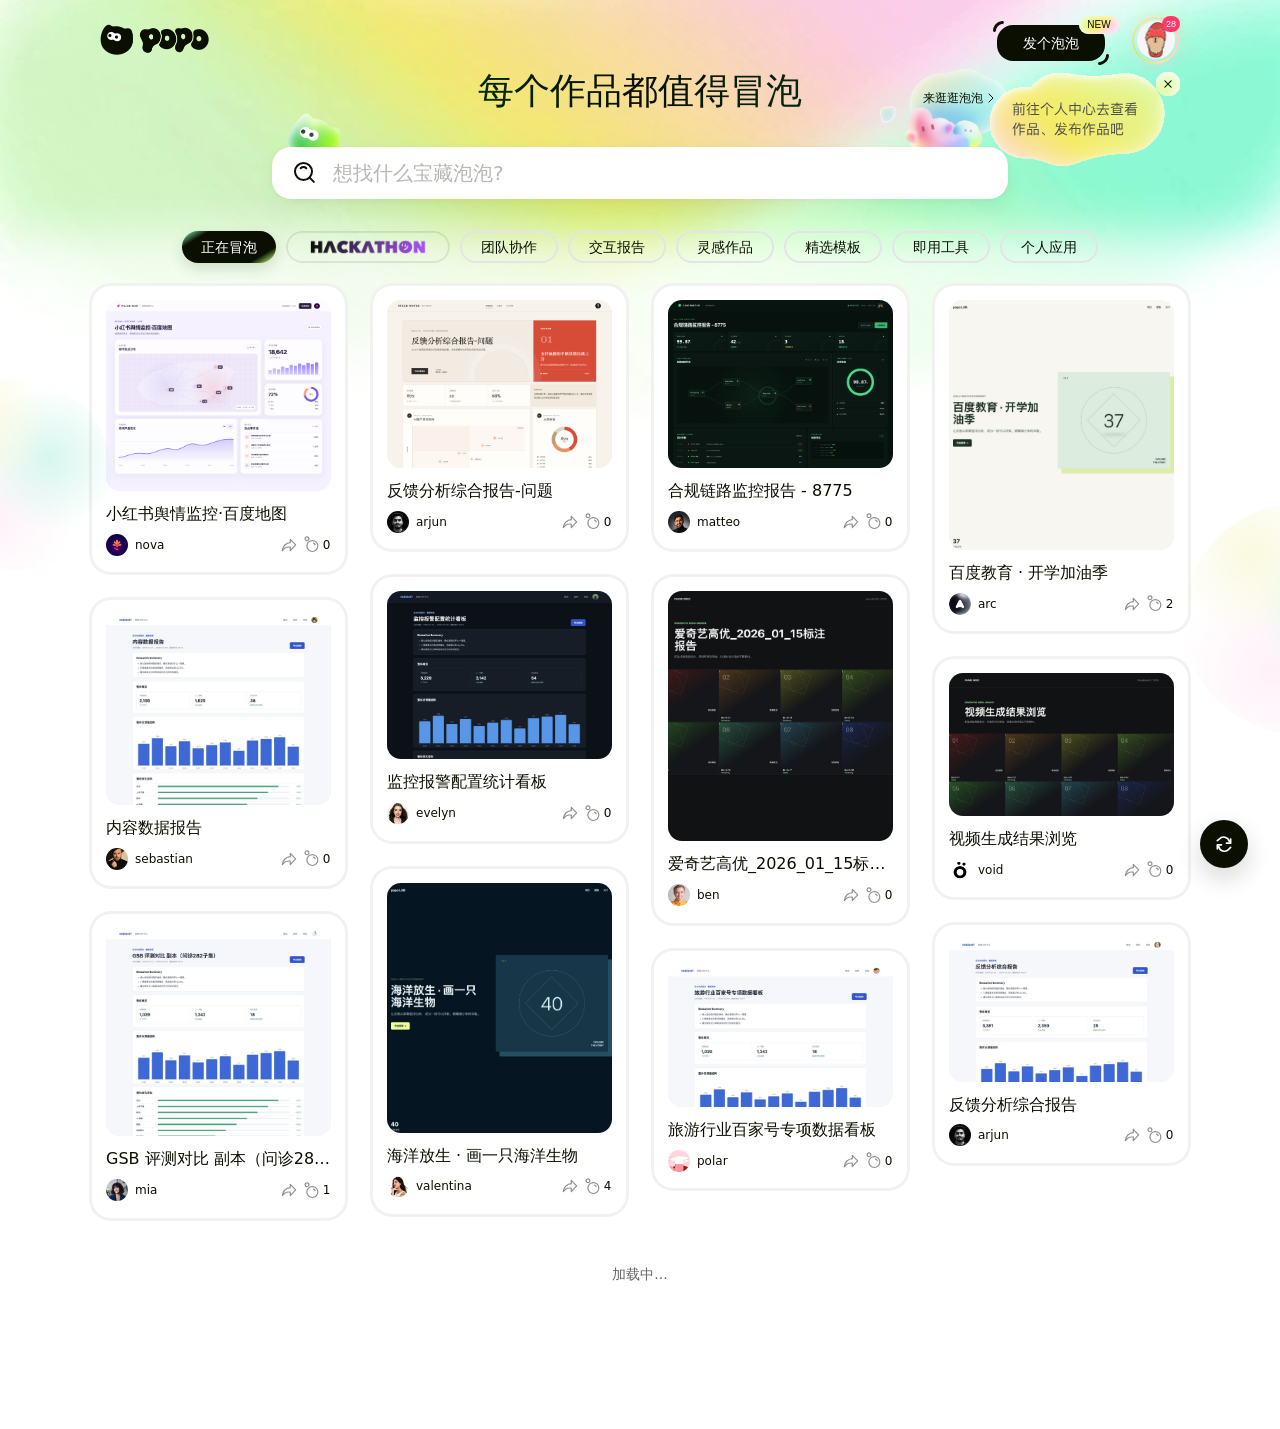
<file: index.html>
<!doctype html>
<html lang="zh-CN">
  <head>
    <meta charset="UTF-8" />
    <meta http-equiv="refresh" content="0; url=./demo/index.html" />
    <meta name="viewport" content="width=device-width, initial-scale=1.0" />
    <title>popo 交互动效 Demo</title>
    <script>
      window.location.replace('./demo/index.html' + window.location.search + window.location.hash);
    </script>
  </head>
  <body>
    <p><a href="./demo/index.html">进入 popo 交互动效 Demo</a></p>
  </body>
</html>
</file>
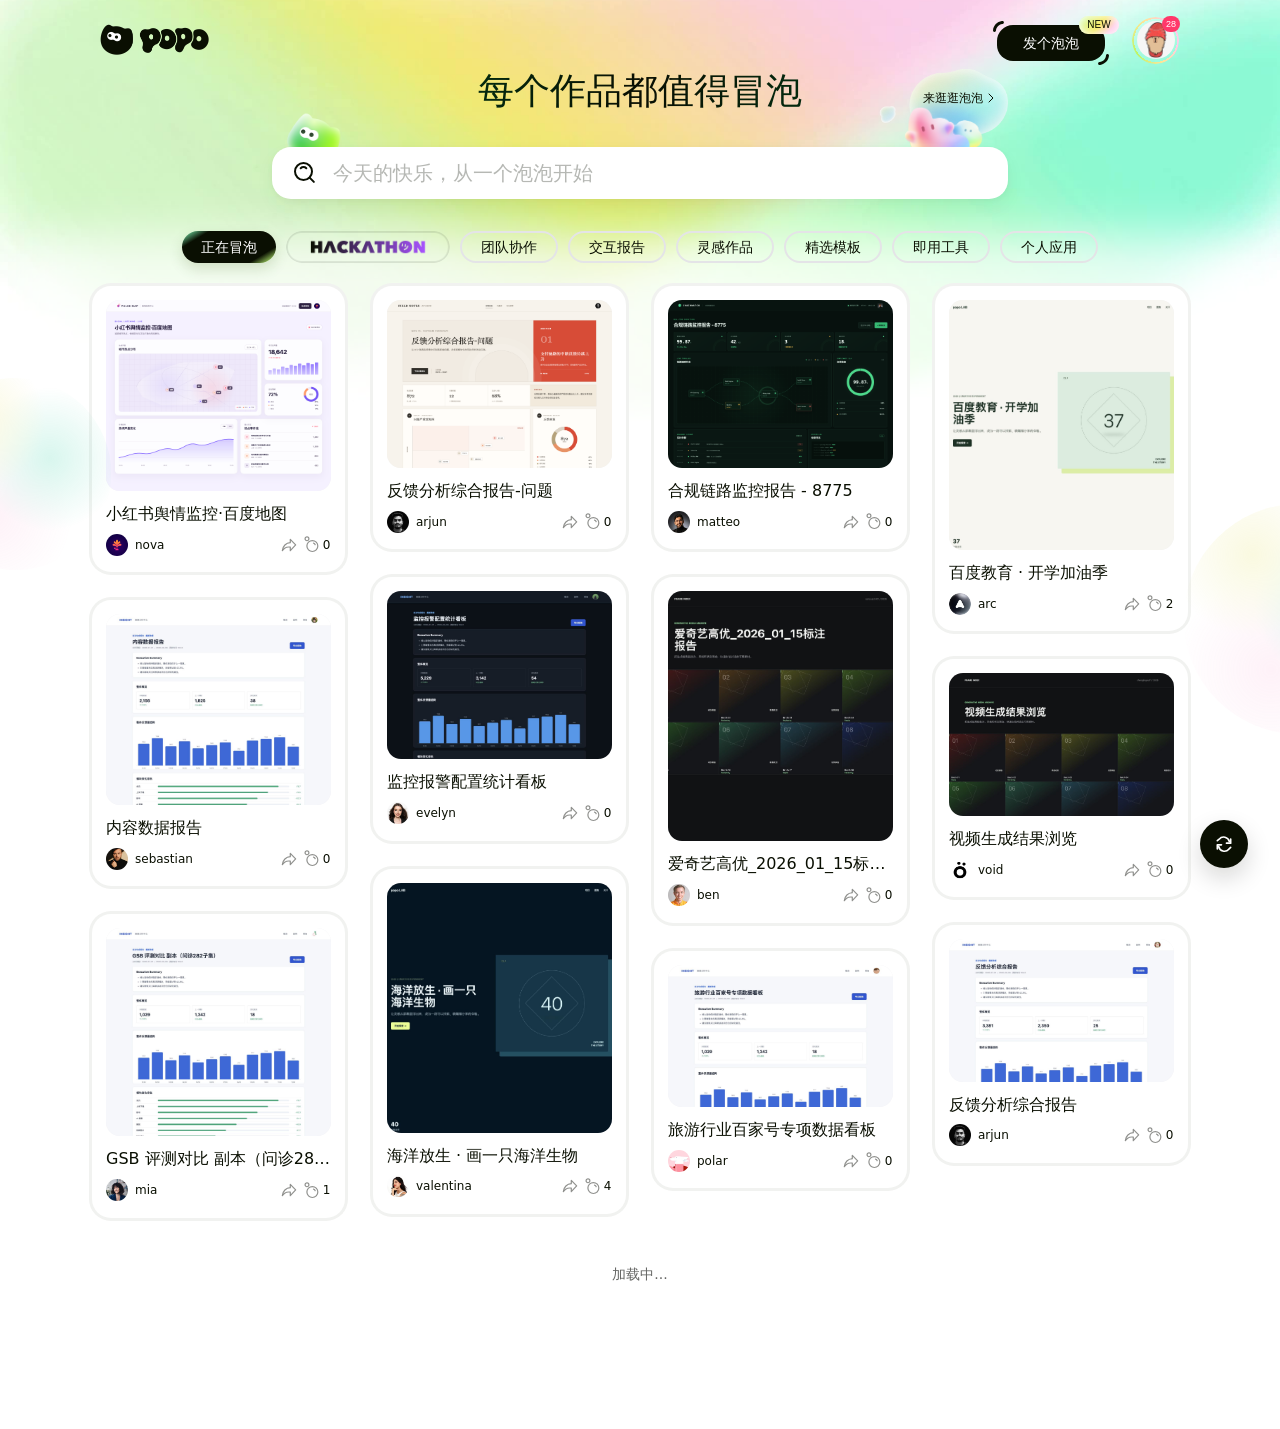
<file: demo/index.html>
<!doctype html>
<html lang="zh-CN">
  <head>
    <meta charset="UTF-8" />
    <meta name="viewport" content="width=device-width, initial-scale=1.0" />
    <meta name="theme-color" content="#ffffff" />
    <title>popo</title>
    <link rel="icon" type="image/svg+xml" sizes="any" href="./assets/home/popo-avatar.svg?v=1" />
    <link rel="stylesheet" href="./styles.css?v=20260912cy" />
    <link rel="stylesheet" href="./toolbar-final.css?v=20260809aa" />
    <script>
      document.addEventListener('pointerover', function (event) {
        var mailbox = event.target.closest && event.target.closest('.avatar-mailbox-root');
        if (!mailbox || mailbox.contains(event.relatedTarget)) return;
        var frame = mailbox.querySelector('.avatar-mailbox-popover iframe');
        if (frame && frame.contentWindow) {
          frame.contentWindow.postMessage(
            { source: 'popo-inbox-host', action: 'reset-to-messages' },
            location.protocol === 'file:' ? '*' : location.origin
          );
        }
      });
    </script>
  </head>
  <body>
    <div class="home-onboarding-overlay" data-home-onboarding aria-hidden="true" hidden>
      <video
        class="home-onboarding-video"
        data-home-onboarding-video
        src="https://now.bdstatic.com/stash/v1/0b72aae/comate-plus-web/7a0aaaf/popo/onboarding.mp4"
        autoplay
        crossorigin="anonymous"
        muted
        playsinline
        preload="auto"
        disablepictureinpicture
      ></video>
    </div>
    <div class="home-page">
      <div class="hero-aurora" aria-hidden="true">
        <video
          class="aurora-video"
          src="./assets/home/home-bg.mp4"
          poster="./assets/home/home-bg-poster.jpg"
          autoplay
          muted
          loop
          playsinline
        ></video>
        <div class="aurora-fade"></div>
      </div>

      <div class="side-bubbles" aria-hidden="true">
        <div class="aurora-side aurora-side-left"></div>
        <div class="aurora-side aurora-side-right"></div>
      </div>

      <header class="home-topbar">
        <div class="sticky-aurora-layer" aria-hidden="true">
          <video class="sticky-aurora-video" src="./assets/home/home-bg.mp4" poster="./assets/home/home-bg-poster.jpg" autoplay muted loop playsinline></video>
        </div>
        <div class="topbar-inner">
          <button class="brand-button" type="button" aria-label="popo 首页">
            <img src="./assets/home/logo.png" alt="popo" />
          </button>

          <div class="topbar-search" data-search-container="compact"></div>

          <div class="topbar-actions">
            <button class="publish-button" id="publishButton" type="button">
              <img class="corner corner-top" src="./assets/icons/corner-bracket.svg" alt="" />
              <span class="publish-button-label">发个泡泡</span>
              <img class="corner corner-bottom" src="./assets/icons/corner-bracket.svg" alt="" />
              <span class="publish-new-badge" aria-label="新功能">NEW</span>
            </button>
            <div class="topbar-avatar-area avatar-mailbox-root">
              <button class="avatar-button topbar-avatar-link" id="profileButton" type="button" title="个人中心" aria-label="个人中心">
                <span class="topbar-avatar-glow topbar-avatar-glow--playing" aria-hidden="true"><span class="topbar-avatar-glow__halo topbar-avatar-glow__halo--white"></span><span class="topbar-avatar-glow__halo topbar-avatar-glow__halo--pink"></span><span class="topbar-avatar-glow__halo topbar-avatar-glow__halo--yellow"></span></span>
                <span class="avatar-status-ring" aria-hidden="true"></span>
                <img src="./assets/avatars/linyuhang.jpg" alt="linyuhang" />
                <span class="avatar-status-badge" aria-label="28 条未读消息">28</span>
              </button>
              <span class="avatar-mailbox-hover-bridge" aria-hidden="true"></span>
              <div class="avatar-mailbox-popover" aria-label="消息通知">
                <iframe src="./inbox-prototype/weekly-default.html?embed=1&amp;v=20260912bj" title="消息通知" loading="eager"></iframe>
              </div>
              <div class="topbar-avatar-guide" data-avatar-guide role="status" hidden>
                <img class="topbar-avatar-guide__bubble" src="./assets/home/avatar-guide/personal-profile-guide.svg" alt="前往个人中心去查看作品、发布作品吧" />
                <button class="topbar-avatar-guide__close" type="button" data-close-avatar-guide aria-label="关闭个人中心引导"></button>
              </div>
            </div>
          </div>
        </div>
      </header>

      <main class="page-main">
        <section class="hero-search" aria-labelledby="pageTitle">
          <h1 id="pageTitle">每个作品都值得冒泡</h1>
          <div data-search-container="hero"></div>
        </section>

        <section class="works-panel" aria-label="作品列表">
          <div class="category-tabs" id="categoryTabs" role="tablist" aria-label="作品分类"></div>
          <div class="works-region" aria-live="polite">
            <div class="masonry" id="worksGrid"></div>
            <div class="empty-state" id="emptyState" hidden><img class="empty-bubble" src="./assets/home/empty-bubble.png" alt="" /><p>这里还没有泡泡</p></div>
            <div class="load-more" id="loadMore" aria-live="polite">加载中...</div>
          </div>
        </section>
      </main>

      <div class="home-floating-actions" aria-label="页面快捷操作">
        <button class="home-floating-action back-to-top" id="backToTop" type="button" title="返回顶部" aria-label="返回顶部">
          <svg viewBox="0 0 24 24" aria-hidden="true"><path d="M12 19V5M5 12l7-7 7 7" /></svg>
        </button>
        <button class="home-floating-action refresh-works" id="refreshWorks" type="button" title="刷新作品" aria-label="刷新作品">
          <svg viewBox="0 0 24 24" aria-hidden="true"><path d="M20 6v5h-5M4 18v-5h5" /><path d="M18.4 9A7 7 0 0 0 6.2 6.2L4 8m16 8-2.2 2.2A7 7 0 0 1 5.6 15" /></svg>
        </button>
      </div>
    </div>

    <div class="route-page" id="routePage" hidden></div>

    <div class="modal-backdrop" id="publishModal" hidden>
      <section class="bubble-compose-dialog" role="dialog" aria-modal="true" aria-labelledby="publishTitle">
        <span class="bubble-compose-export" aria-hidden="true">
          <img class="bubble-compose-export-default" src="./assets/figma-export/bubble-modal-default-render.svg" alt="" />
          <img class="bubble-compose-export-hover" src="./assets/figma-export/bubble-modal-hover-render.svg" alt="" />
        </span>
        <img class="bubble-compose-art" src="./assets/publish/发个泡泡 弹窗背景.svg" alt="" aria-hidden="true" />
        <img class="bubble-compose-copy-art" src="./assets/publish/Union.svg" alt="每个泡泡都值得冒泡，快来吹个泡泡" />
        <span class="bubble-compose-frame" aria-hidden="true">
          <img src="./assets/publish/白色的框.svg" alt="" />
          <span></span>
        </span>
        <button class="bubble-compose-close" type="button" data-close-modal title="关闭" aria-label="关闭"><span aria-hidden="true"></span></button>
        <div class="bubble-compose-content">
          <button class="bubble-drop-zone" type="button" data-bubble-file-trigger aria-label="选择文件或拖入文件">
            <span class="bubble-folder-art" aria-hidden="true">
              <img class="folder-shadow" src="./assets/publish/文件夹投影.svg" alt="" />
              <img class="folder-back" src="./assets/publish/文件夹背面.svg" alt="" />
              <img class="folder-card folder-card-pink" src="./assets/publish/粉色卡片.svg" alt="" />
              <img class="folder-card folder-card-yellow" src="./assets/publish/黄色卡片.svg" alt="" />
              <img class="folder-card folder-card-blue" src="./assets/publish/蓝色卡片.svg" alt="" />
              <img class="folder-card folder-card-purple" src="./assets/publish/紫色卡片.svg" alt="" />
              <img class="folder-cover" src="./assets/publish/文件夹封面.svg" alt="" />
            </span>
            <strong id="publishTitle"><img src="./assets/publish/丢点什么进来吧.svg" alt="丢点什么进来吧" /><img class="bubble-title-mark" src="./assets/publish/泡泡.svg" alt="" aria-hidden="true" /></strong>
            <span class="bubble-drop-copy"><img src="./assets/publish/Excel、文档、图片拖进来，看看它能变成什么样.svg" alt="Excel、文档、图片拖进来，看看它能变成什么样" /></span>
          </button>
          <div class="bubble-prompt-shell">
            <img class="bubble-input-feather" src="./assets/publish/羽毛笔.svg" alt="" aria-hidden="true" />
            <img class="bubble-input-placeholder" src="./assets/publish/一句话也能发个泡泡….svg" alt="" aria-hidden="true" />
            <img class="bubble-input-underline" src="./assets/publish/输入框下划线.svg" alt="" aria-hidden="true" />
            <input id="bubblePrompt" type="text" maxlength="200" placeholder="一句话也能发个泡泡..." autocomplete="off" />
          </div>
          <input id="bubbleFileInput" type="file" hidden multiple accept=".xlsx,.xls,.doc,.docx,.pdf,.png,.jpg,.jpeg,.gif,.webp" />
          <button class="bubble-submit" type="button" data-bubble-submit>
            <img class="bubble-submit-art" src="./assets/publish/按钮.svg" alt="发个泡泡" />
          </button>
          <button class="bubble-other-tools" type="button" data-bubble-other>用别的工具 <span aria-hidden="true">›</span></button>
        </div>
      </section>
    </div>

    <div class="modal-backdrop" id="legacyPublishModal" hidden>
      <section class="publish-dialog" role="dialog" aria-modal="true" aria-labelledby="legacyPublishTitle">
        <button class="modal-close" type="button" data-close-modal title="关闭" aria-label="关闭">×</button>
        <h2 id="legacyPublishTitle">如何在 popo 发布作品？</h2>
        <div class="publish-columns">
          <div class="publish-column">
            <h3><img src="./assets/home/popover/dodo-icon.png" alt="" />在 dodo 发布</h3>
            <ol>
              <li><strong>使用 dodo 生成页面</strong><span>打开 dodo Web 端 <span class="publish-text-link">dodo.baidu-int.com</span> 或 <span class="publish-text-link">如流 dodo 对话</span>，描述你想做的内容，并让它生成 HTML，说得越具体效果越好。</span></li>
              <li><strong>发布到 popo</strong><span>点预览页右上角的「发布到 popo」，几秒钟后就能拿到一条专属链接，可以分享给任何人，也可私密发布，在 popo 中管理自己的灵感和作品。</span></li>
            </ol>
          </div>
          <div class="publish-column publish-comate">
            <h3><img src="./assets/home/popover/comate-icon.png" alt="" />在 Comate 发布</h3>
            <ol>
              <li><strong>下载 Comate 生成页面</strong><span>前往 <span class="publish-text-link">comate.baidu.com/zh/download#ailde</span> 下载安装，给自己配上一位全能搭子。打开 Comate 窗口，让它帮你生成页面。</span></li>
              <li><strong>一键部署到 popo</strong><span>在对话里说句「发布」，或直接敲 /popo 发布，一行命令就能拿到一条专属链接，可以分享给任何人，也可私密发布，在 popo 中管理自己的灵感和作品。</span></li>
            </ol>
          </div>
        </div>
        <p class="publish-dialog-foot">想使用 Dumate、codex 等其他工具发布作品？安装专属 skill <span class="publish-text-link">点我去下载</span>，即可轻松发布！ <span class="publish-text-link">更多介绍戳这里~</span></p>
      </section>
    </div>

    <div class="modal-backdrop" id="detailModal" hidden>
      <section class="detail-dialog" role="dialog" aria-modal="true" aria-labelledby="detailTitle">
        <button class="modal-close" type="button" data-close-modal title="关闭" aria-label="关闭">×</button>
        <img id="detailCover" src="./assets/covers/7188.webp" alt="" />
        <div class="detail-copy">
          <p class="detail-label">作品预览</p>
          <h2 id="detailTitle"></h2>
          <div class="detail-author"><img id="detailAvatar" src="./assets/avatars/nova.jpg" alt="" /><span id="detailOwner"></span></div>
        </div>
      </section>
    </div>

    <div class="modal-backdrop" id="profileModal" hidden>
      <section class="profile-dialog" role="dialog" aria-modal="true" aria-labelledby="profileTitle">
        <button class="modal-close" type="button" data-close-modal title="关闭" aria-label="关闭">×</button>
        <img src="./assets/avatars/linyuhang.jpg" alt="linyuhang" />
        <h2 id="profileTitle">linyuhang</h2>
        <p>个人中心</p>
        <div class="profile-stats"><span><strong>12</strong>作品</span><span><strong>86</strong>获赞</span></div>
      </section>
    </div>

    <div class="plaza-backdrop" id="plazaModal" hidden>
      <section class="plaza-dialog" role="dialog" aria-modal="true" aria-label="泡泡广场">
        <button class="plaza-close" type="button" data-close-plaza aria-label="关闭泡泡广场">
          <img src="./assets/plaza/close.svg" alt="" />
        </button>
        <div class="plaza-stage">
          <img class="plaza-platform" src="./assets/plaza/platform@4x.png" alt="" aria-hidden="true" />
          <img class="plaza-feature plaza-feature-wish" src="./assets/plaza/wishing-pool.svg" alt="许愿池：许下想法，共建未来" />
          <img class="plaza-feature plaza-feature-new" src="./assets/plaza/new-arrivals.svg" alt="冒泡上新：发现最新功能，抢先体验" />
          <img class="plaza-feature plaza-feature-qa" src="./assets/plaza/q-and-a.svg" alt="有问必答：提问与解答，互帮互助" />
          <img class="plaza-feature plaza-feature-group" src="./assets/plaza/group-guide.svg" alt="进群冒泡，群号 13001998" />
          <button class="plaza-hotspot plaza-hotspot-wish" type="button" data-plaza-action="wish" aria-label="进入许愿池"></button>
          <button class="plaza-hotspot plaza-hotspot-new" type="button" data-plaza-action="new" aria-label="进入冒泡上新"></button>
          <button class="plaza-hotspot plaza-hotspot-qa" type="button" data-plaza-action="qa" aria-label="进入有问必答"></button>
          <button class="plaza-hotspot plaza-hotspot-group" type="button" data-plaza-action="group" aria-label="进群冒泡，群号 13001998"></button>
        </div>
      </section>
    </div>

    <div class="home-action-tooltip" id="homeActionTooltip" role="tooltip" data-side="top" aria-hidden="true"></div>
    <div class="toast" id="toast" role="status" aria-live="polite"></div>
    <script src="./app.js?v=20260912cy"></script>
  </body>
</html>
</file>
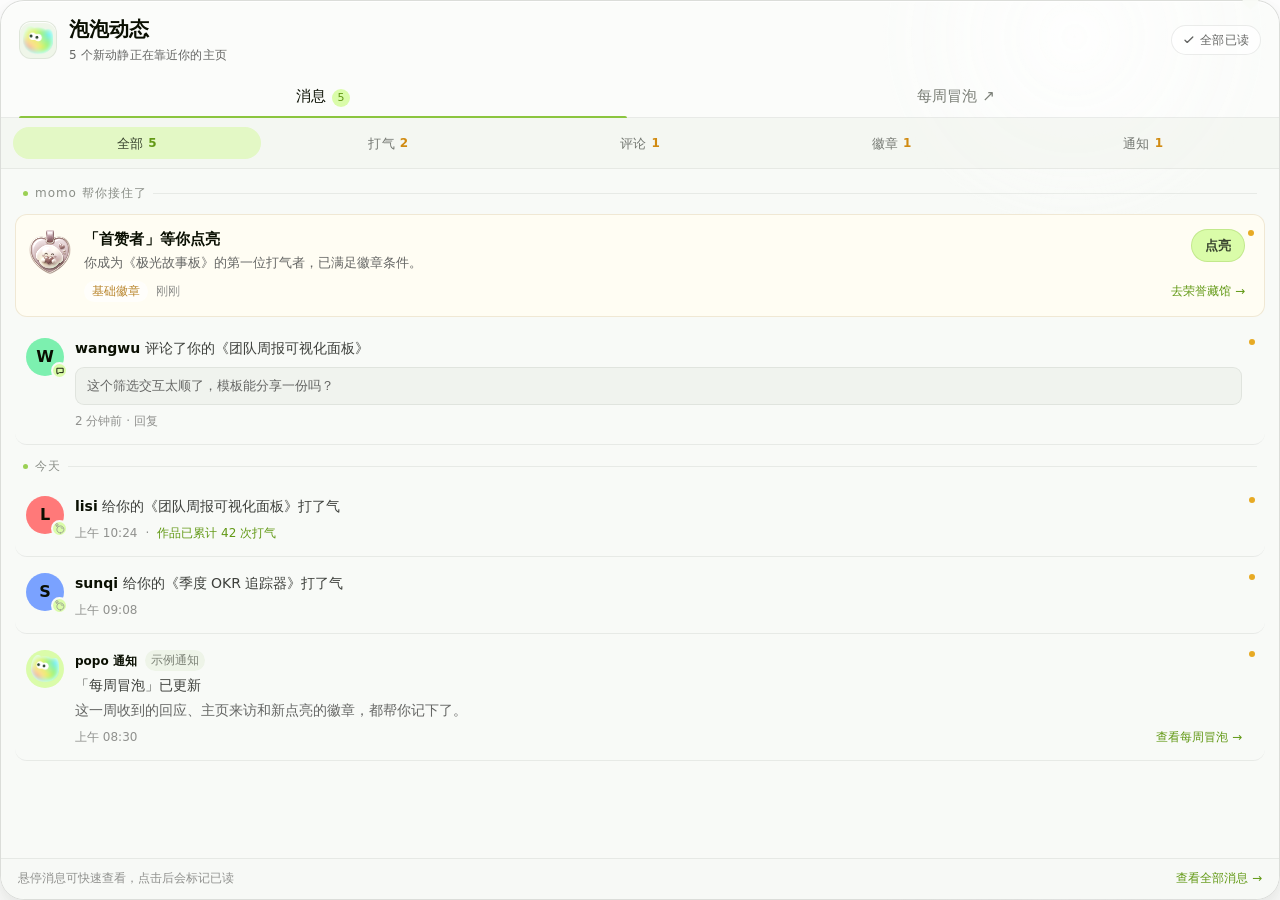
<file: demo/inbox-prototype/index.html>
<!doctype html>
<html lang="zh-CN">
  <head>
    <meta charset="UTF-8" />
    <meta name="viewport" content="width=device-width, initial-scale=1.0" />
    <title>popo 泡泡动态</title>
    <script src="./tailwind.js"></script>
    <script src="./tw-config.js"></script>
    <link rel="stylesheet" href="./tokens.css" />
    <style>
      :root {
        --pop-ink: #0a0f02;
        --pop-moss: #629915;
        --pop-lime: #b8ed6e;
        --pop-mint: #7cf0af;
        --pop-paper: #f7f8f6;
        --pop-line: rgba(10, 15, 2, 0.09);
      }

      /* 顶栏头像入口：沿用 POPO 的彩色光环语言，增加未读消息小泡。 */
      .mail-avatar-trigger {
        position: relative;
        display: grid;
        height: 54px;
        width: 54px;
        place-items: center;
        border-radius: 9999px;
        transition: transform 220ms cubic-bezier(.16, 1, .3, 1);
      }
      .mail-avatar-trigger::before {
        content: '';
        position: absolute;
        inset: 3px;
        border-radius: inherit;
        background: conic-gradient(from 15deg, #7cf0af, #fff0a7 28%, #ffcbe9 54%, #77e5ff 76%, #7cf0af);
        animation: avatar-orbit 7s linear infinite;
      }
      .mail-avatar-trigger::after {
        content: '';
        position: absolute;
        inset: 6px;
        border-radius: inherit;
        background: white;
      }
      .mail-avatar-core {
        position: relative;
        z-index: 2;
        display: grid;
        height: 42px;
        width: 42px;
        place-items: center;
        border-radius: 9999px;
        background: #b3ed6d;
        color: #0a0f02;
        font-size: 19px;
        font-weight: 650;
        box-shadow: 0 2px 10px rgba(50, 82, 5, .16);
      }
      .mail-avatar-trigger:hover,
      .mailbox-root.is-open .mail-avatar-trigger { transform: scale(1.045) }
      .mail-unread {
        position: absolute;
        right: -1px;
        top: -1px;
        z-index: 5;
        display: grid;
        min-width: 19px;
        height: 19px;
        place-items: center;
        border: 2px solid white;
        border-radius: 9999px;
        background: #f5a623;
        color: white;
        font-size: 10px;
        font-weight: 700;
        line-height: 1;
        box-shadow: 0 3px 8px rgba(196, 118, 10, .26);
      }
      .mail-unread.is-zero { opacity: 0; transform: scale(.4) }
      .mail-avatar-bubble {
        position: absolute;
        right: 1px;
        top: -10px;
        z-index: 4;
        width: 22px;
        height: 22px;
        object-fit: contain;
        transform: rotate(8deg);
        filter: drop-shadow(0 3px 4px rgba(50, 82, 5, .18));
        animation: avatar-bob 2.8s ease-in-out infinite;
      }
      @keyframes avatar-orbit { to { transform: rotate(1turn) } }
      @keyframes avatar-bob { 0%, 100% { transform: translateY(0) rotate(8deg) } 50% { transform: translateY(-3px) rotate(14deg) } }

      /* Hover 安全区：头像与浮层之间留一段透明桥，鼠标经过不会闪退。 */
      .mailbox-bridge {
        position: absolute;
        right: -10px;
        top: 43px;
        width: 590px;
        height: 30px;
        pointer-events: none;
      }
      .mailbox-root.is-open .mailbox-bridge { pointer-events: auto }
      .mailbox-shell {
        position: absolute;
        right: -10px;
        top: 60px;
        width: min(552px, calc(100vw - 28px));
        height: min(720px, calc(100vh - 94px));
        z-index: 80;
        visibility: hidden;
        opacity: 0;
        transform: translateY(-8px) scale(.975);
        transform-origin: 92% 0;
        pointer-events: none;
        transition: opacity 190ms ease, transform 240ms cubic-bezier(.16, 1, .3, 1), visibility 190ms;
      }
      .mailbox-root.is-open .mailbox-shell {
        visibility: visible;
        opacity: 1;
        transform: translateY(0) scale(1);
        pointer-events: auto;
      }
      /* ===== 浮层氛围层：四团极光各自漂移，做出会流动的空气感（纯 CSS 渐变，无任何贴图） ===== */
      .mailbox-aura {
        position: absolute;
        inset: -34px -34px -40px;
        z-index: -2;
        pointer-events: none;
      }
      .aura-blob {
        position: absolute;
        border-radius: 50%;
        will-change: transform;
        transform: translateZ(0);
      }
      .aura-blob.b-lime {
        left: 4%; top: -7%; width: 64%; height: 54%;
        background: radial-gradient(circle, rgba(184, 237, 110, .92), rgba(184, 237, 110, 0) 68%);
        filter: blur(32px);
        animation: aura-drift-a 15s ease-in-out infinite alternate;
      }
      .aura-blob.b-mint {
        right: -6%; top: 6%; width: 56%; height: 50%;
        background: radial-gradient(circle, rgba(124, 240, 175, .86), rgba(124, 240, 175, 0) 70%);
        filter: blur(36px);
        animation: aura-drift-b 19s ease-in-out infinite alternate;
      }
      .aura-blob.b-pink {
        left: 10%; bottom: -9%; width: 60%; height: 48%;
        background: radial-gradient(circle, rgba(255, 203, 233, .82), rgba(255, 203, 233, 0) 70%);
        filter: blur(38px);
        animation: aura-drift-c 17s ease-in-out infinite alternate;
      }
      .aura-blob.b-sky {
        right: 4%; bottom: -6%; width: 52%; height: 46%;
        background: radial-gradient(circle, rgba(119, 229, 255, .76), rgba(119, 229, 255, 0) 72%);
        filter: blur(40px);
        animation: aura-drift-d 22s ease-in-out infinite alternate;
      }
      .aura-blob.b-sun {
        left: 32%; top: 26%; width: 44%; height: 40%;
        background: radial-gradient(circle, rgba(245, 235, 102, .6), rgba(245, 235, 102, 0) 72%);
        filter: blur(44px);
        animation: aura-drift-b 26s ease-in-out infinite alternate-reverse;
      }
      @keyframes aura-drift-a { from { transform: translate3d(-16px, -10px, 0) scale(1) } to { transform: translate3d(18px, 14px, 0) scale(1.14) } }
      @keyframes aura-drift-b { from { transform: translate3d(14px, 12px, 0) scale(1.1) } to { transform: translate3d(-18px, -12px, 0) scale(.92) } }
      @keyframes aura-drift-c { from { transform: translate3d(-12px, 14px, 0) scale(.95) } to { transform: translate3d(20px, -10px, 0) scale(1.16) } }
      @keyframes aura-drift-d { from { transform: translate3d(16px, -12px, 0) scale(1.08) } to { transform: translate3d(-14px, 10px, 0) scale(.94) } }

      /* ===== 云朵层：SVG goo 融合的云瓣，只在面板上下边缘轻轻托一下 =====
         矢量渲染，任意分辨率下都是锐利的，不会有贴图的糊边。 */
      .mailbox-cloud {
        position: absolute;
        inset: -30px -28px -36px;
        z-index: -1;
        width: calc(100% + 56px);
        height: calc(100% + 66px);
        pointer-events: none;
        overflow: visible;
        filter: drop-shadow(0 10px 20px rgba(48, 78, 26, .1));
        animation: cloud-breathe 12s ease-in-out infinite alternate;
      }
      @keyframes cloud-breathe {
        from { transform: translate3d(0, 0, 0) scale(1) }
        to { transform: translate3d(0, -5px, 0) scale(1.012) }
      }
      .mailbox-card {
        position: relative;
        display: flex;
        height: 100%;
        min-height: 0;
        flex-direction: column;
        overflow: hidden;
        border: 1px solid rgba(255, 255, 255, .82);
        border-radius: 30px;
        background: rgba(255, 255, 255, .88);
        box-shadow: 0 26px 80px rgba(39, 66, 16, .18), 0 10px 26px rgba(39, 66, 16, .11), inset 0 1px 0 rgba(255, 255, 255, .86);
        backdrop-filter: blur(24px) saturate(1.12);
      }
      .mailbox-card::before {
        content: '';
        position: absolute;
        inset: 0 0 auto;
        height: 110px;
        pointer-events: none;
        background: linear-gradient(135deg, rgba(218, 252, 169, .68), rgba(124, 240, 175, .18) 52%, rgba(255, 203, 233, .18));
      }
      .mailbox-nib {
        position: absolute;
        right: 29px;
        top: -7px;
        z-index: 4;
        width: 18px;
        height: 18px;
        border-left: 1px solid rgba(255, 255, 255, .85);
        border-top: 1px solid rgba(255, 255, 255, .85);
        background: rgba(224, 251, 188, .92);
        transform: rotate(45deg);
      }
      .mailbox-head { position: relative; z-index: 2; padding: 22px 22px 14px }
      .mailbox-brandmark {
        display: grid;
        height: 38px;
        width: 38px;
        place-items: center;
        border-radius: 15px 15px 15px 6px;
        background: #0a0f02;
        box-shadow: 0 8px 18px rgba(10, 15, 2, .15);
      }
      .mailbox-brandmark img { width: 24px; height: 24px; object-fit: contain }
      .mailbox-mode {
        display: flex;
        gap: 4px;
        margin-top: 16px;
        padding: 4px;
        border: 1px solid rgba(255, 255, 255, .72);
        border-radius: 16px;
        background: rgba(255, 255, 255, .52);
        box-shadow: inset 0 1px 0 rgba(255, 255, 255, .72);
      }
      .mailbox-mode button {
        position: relative;
        flex: 1;
        height: 36px;
        border-radius: 12px;
        color: #656664;
        font-size: 13px;
        font-weight: 560;
        transition: all 180ms ease;
      }
      .mailbox-mode button.is-active {
        background: #0a0f02;
        color: white;
        box-shadow: 0 7px 16px rgba(10, 15, 2, .14);
      }
      .mailbox-mode .tab-new {
        display: inline-grid;
        min-width: 17px;
        height: 17px;
        margin-left: 5px;
        place-items: center;
        border-radius: 9999px;
        background: #b8ed6e;
        color: #0a0f02;
        font-size: 10px;
      }
      .mailbox-view { display: none; min-height: 0; flex: 1 }
      .mailbox-view.is-active { display: flex; flex-direction: column }
      .mailbox-filters {
        position: relative;
        z-index: 2;
        display: flex;
        gap: 7px;
        padding: 1px 22px 14px;
        overflow-x: auto;
        scrollbar-width: none;
      }
      .mailbox-filters::-webkit-scrollbar { display: none }
      .mail-filter {
        flex: none;
        height: 29px;
        padding: 0 12px;
        border: 1px solid rgba(10, 15, 2, .08);
        border-radius: 9999px;
        background: rgba(255, 255, 255, .68);
        color: #656664;
        font-size: 12px;
        transition: all 160ms ease;
      }
      .mail-filter.is-active { border-color: #0a0f02; background: #0a0f02; color: white }
      .mail-filter b { color: #d18b12; font-weight: 650 }
      .mail-filter.is-active b { color: #b8ed6e }
      .mail-list {
        min-height: 0;
        flex: 1;
        overflow-y: auto;
        padding: 0 14px 14px;
        scrollbar-width: thin;
        scrollbar-color: rgba(10, 15, 2, .15) transparent;
      }
      .mail-day {
        display: flex;
        align-items: center;
        gap: 9px;
        padding: 8px 8px 7px;
        color: #90918e;
        font-size: 11px;
        letter-spacing: .08em;
      }
      .mail-day::after { content: ''; height: 1px; flex: 1; background: rgba(10, 15, 2, .08) }
      .mail-item {
        position: relative;
        display: flex;
        gap: 12px;
        margin-bottom: 8px;
        padding: 13px;
        border: 1px solid rgba(10, 15, 2, .07);
        border-radius: 18px;
        background: rgba(255, 255, 255, .76);
        box-shadow: 0 5px 14px rgba(39, 66, 16, .035);
        transition: transform 180ms ease, border-color 180ms ease, box-shadow 180ms ease, opacity 180ms ease;
      }
      .mail-item:hover { transform: translateY(-1px); border-color: rgba(98, 153, 21, .25); box-shadow: 0 10px 22px rgba(39, 66, 16, .08) }
      .mail-item.is-read { opacity: .7 }
      .mail-item.is-hidden { display: none }
      .mail-new-dot {
        position: absolute;
        right: 13px;
        top: 14px;
        width: 7px;
        height: 7px;
        border-radius: 9999px;
        background: #e7aa24;
        box-shadow: 0 0 0 4px rgba(231, 170, 36, .11);
      }
      .mail-item.is-read .mail-new-dot { display: none }
      .sender-avatar {
        position: relative;
        display: grid;
        width: 38px;
        height: 38px;
        flex: none;
        place-items: center;
        border-radius: 9999px;
        color: #0a0f02;
        font-size: 13px;
        font-weight: 650;
      }
      .sender-avatar .action-glyph {
        position: absolute;
        right: -4px;
        bottom: -3px;
        display: grid;
        width: 18px;
        height: 18px;
        place-items: center;
        border: 2px solid white;
        border-radius: 9999px;
        background: #dafca9;
      }
      .comment-quote {
        margin-top: 8px;
        padding: 8px 10px;
        border: 1px solid rgba(10, 15, 2, .07);
        border-radius: 10px;
        background: #f7f8f6;
        color: #656664;
        font-size: 12px;
        line-height: 1.55;
      }
      .badge-notice {
        background: linear-gradient(135deg, rgba(255, 255, 255, .88), rgba(218, 252, 169, .54));
      }
      .badge-notice-art {
        position: relative;
        width: 52px;
        height: 52px;
        flex: none;
      }
      .badge-notice-art::before {
        content: '';
        position: absolute;
        inset: 5px;
        border-radius: 9999px;
        background: rgba(245, 235, 102, .44);
        filter: blur(7px);
        animation: badge-breathe 2.4s ease-in-out infinite;
      }
      .badge-notice-art img { position: relative; z-index: 2; width: 100%; height: 100%; object-fit: contain; filter: grayscale(.78) brightness(1.08) }
      .badge-notice.is-unlocked .badge-notice-art img { filter: drop-shadow(0 0 6px rgba(226, 158, 52, .65)); animation: badge-pop 600ms cubic-bezier(.16, 1, .3, 1) }
      @keyframes badge-breathe { 50% { opacity: .5; transform: scale(1.14) } }
      @keyframes badge-pop { 0% { transform: scale(.55) rotate(-12deg) } 62% { transform: scale(1.12) rotate(4deg) } 100% { transform: scale(1) rotate(0) } }
      .unlock-btn {
        height: 28px;
        flex: none;
        padding: 0 12px;
        border-radius: 9999px;
        background: #0a0f02;
        color: #b8ed6e;
        font-size: 11px;
        font-weight: 650;
        transition: transform 150ms ease, background 150ms ease;
      }
      .unlock-btn:hover { transform: scale(1.04); background: #25321c }
      .unlock-btn:disabled { background: #dafca9; color: #3e403c }
      .mailbox-foot {
        display: flex;
        align-items: center;
        justify-content: space-between;
        gap: 12px;
        padding: 12px 22px 18px;
        border-top: 1px solid rgba(10, 15, 2, .06);
        background: rgba(255, 255, 255, .62);
      }

      /* 周度数据区：区别于消息列表，但继续沿用 POPO 的视觉语言。 */
      .weekly-scroll { min-height: 0; flex: 1; overflow-y: auto; padding: 1px 16px 18px; scrollbar-width: thin }
      .echo-cockpit {
        position: relative;
        min-height: 232px;
        overflow: hidden;
        border-radius: 24px;
        background: #0a0f02;
        color: white;
        box-shadow: 0 17px 34px rgba(10, 15, 2, .18);
      }
      .echo-cockpit::before {
        content: '';
        position: absolute;
        width: 310px;
        height: 310px;
        right: -122px;
        top: -130px;
        border-radius: 9999px;
        background: radial-gradient(circle, rgba(124, 240, 175, .95), rgba(184, 237, 110, .35) 38%, transparent 70%);
        filter: blur(5px);
      }
      .echo-cockpit::after {
        content: '';
        position: absolute;
        width: 230px;
        height: 230px;
        left: -105px;
        bottom: -152px;
        border-radius: 9999px;
        background: radial-gradient(circle, rgba(255, 203, 233, .72), transparent 66%);
      }
      .echo-orbit {
        position: absolute;
        right: 23px;
        top: 50px;
        width: 118px;
        height: 118px;
        border: 1px dashed rgba(218, 252, 169, .52);
        border-radius: 9999px;
        animation: avatar-orbit 14s linear infinite;
      }
      .echo-orbit::before, .echo-orbit::after {
        content: '';
        position: absolute;
        border-radius: 9999px;
        background: #dafca9;
        box-shadow: 0 0 16px rgba(218, 252, 169, .8);
      }
      .echo-orbit::before { width: 10px; height: 10px; right: 10px; top: 4px }
      .echo-orbit::after { width: 6px; height: 6px; left: 8px; bottom: 17px; background: #ffcbe9 }
      .echo-score {
        position: absolute;
        right: 43px;
        top: 70px;
        display: grid;
        width: 78px;
        height: 78px;
        place-items: center;
        border: 1px solid rgba(255, 255, 255, .18);
        border-radius: 9999px;
        background: rgba(255, 255, 255, .09);
        box-shadow: inset 0 0 0 7px rgba(255, 255, 255, .035);
        backdrop-filter: blur(8px);
      }
      .echo-score b { display: block; color: #dafca9; font-size: 30px; line-height: 1; font-variant-numeric: tabular-nums }
      .echo-score small { display: block; margin-top: 3px; color: rgba(255, 255, 255, .55); font-size: 9px; letter-spacing: .1em }
      .sparkline { position: absolute; inset: auto 18px 13px; height: 58px; opacity: .95 }
      .sparkline .area { fill: url(#echoArea) }
      .sparkline .line { fill: none; stroke: #b8ed6e; stroke-width: 2.5; stroke-linecap: round; stroke-linejoin: round; filter: drop-shadow(0 0 5px rgba(184, 237, 110, .55)) }
      .echo-stat-grid { display: grid; grid-template-columns: repeat(4, 1fr); gap: 8px; margin-top: 10px }
      .echo-stat {
        position: relative;
        min-width: 0;
        overflow: hidden;
        padding: 12px 10px 11px;
        border: 1px solid rgba(10, 15, 2, .07);
        border-radius: 16px;
        background: rgba(255, 255, 255, .76);
      }
      .echo-stat::after { content: ''; position: absolute; right: -16px; bottom: -20px; width: 48px; height: 48px; border-radius: 9999px; background: var(--stat-color, #dafca9); opacity: .22 }
      .echo-stat b { display: block; color: #0a0f02; font-size: 19px; line-height: 1.15; font-variant-numeric: tabular-nums }
      .echo-stat span { display: block; margin-top: 5px; color: #90918e; font-size: 10px; white-space: nowrap }
      .echo-stat em { margin-left: 3px; color: #629915; font-size: 9px; font-style: normal }
      .work-pulse {
        margin-top: 12px;
        padding: 15px;
        border: 1px solid rgba(10, 15, 2, .07);
        border-radius: 20px;
        background: rgba(255, 255, 255, .76);
      }
      .pulse-row { display: grid; grid-template-columns: 1fr auto; gap: 9px 14px; padding: 10px 0; border-top: 1px solid rgba(10, 15, 2, .06) }
      .pulse-row:first-of-type { margin-top: 8px; border-top: 0 }
      .pulse-bar { grid-column: 1 / -1; height: 5px; overflow: hidden; border-radius: 9999px; background: #eef0eb }
      .pulse-bar span { display: block; height: 100%; border-radius: inherit; background: linear-gradient(90deg, #7cf0af, #b8ed6e) }
      .data-note {
        display: flex;
        align-items: center;
        gap: 8px;
        margin-top: 10px;
        padding: 10px 12px;
        border: 1px dashed rgba(98, 153, 21, .28);
        border-radius: 14px;
        background: rgba(218, 252, 169, .28);
        color: #656664;
        font-size: 11px;
        line-height: 1.45;
      }

      .demo-peek {
        position: fixed;
        right: 22px;
        bottom: 22px;
        z-index: 70;
        display: flex;
        align-items: center;
        gap: 9px;
        padding: 10px 13px;
        border: 1px solid rgba(10, 15, 2, .08);
        border-radius: 9999px;
        background: rgba(255, 255, 255, .9);
        color: #3e403c;
        font-size: 11px;
        box-shadow: 0 10px 28px rgba(39, 66, 16, .12);
        backdrop-filter: blur(12px);
      }
      .demo-peek i { width: 7px; height: 7px; border-radius: 9999px; background: #7ab023; box-shadow: 0 0 0 4px rgba(122, 176, 35, .14); animation: demo-pulse 1.8s ease-in-out infinite }
      @keyframes demo-pulse { 50% { box-shadow: 0 0 0 7px rgba(122, 176, 35, 0) } }

      @media (max-width: 640px) {
        .mailbox-shell { position: fixed; right: 10px; top: 76px; height: calc(100vh - 92px) }
        .mailbox-bridge { display: none }
        .echo-stat-grid { grid-template-columns: repeat(2, 1fr) }
        .mailbox-head { padding-inline: 16px }
        .mailbox-filters { padding-inline: 16px }
        .demo-peek { display: none }
      }
      @media (prefers-reduced-motion: reduce) {
        .mail-avatar-trigger::before, .mail-avatar-bubble, .mailbox-aura, .badge-notice-art::before, .echo-orbit, .demo-peek i { animation: none }
      }

      /* ===== V2：紧凑浅色「回声卡匣」 =====
         依据用户提供的 POPO 家族 IP 规范：真实角色图负责气质，界面本身只做浅色承托。 */
      .mail-avatar-trigger { width: 48px; height: 48px }
      .mail-avatar-trigger::before {
        inset: 1px;
        background: conic-gradient(from 20deg, rgba(124,240,175,.92), rgba(255,244,183,.95) 30%, rgba(255,203,233,.88) 57%, rgba(119,229,255,.84) 77%, rgba(124,240,175,.92));
      }
      .mail-avatar-trigger::after { inset: 4px }
      .mail-avatar-core { width: 40px; height: 40px; font-size: 18px; box-shadow: 0 2px 8px rgba(50,82,5,.12) }
      .mail-avatar-bubble { right: 8px; top: -9px; width: 20px; height: 20px; filter: drop-shadow(0 3px 5px rgba(50,82,5,.13)) }
      .mail-unread { right: -3px; top: -2px; min-width: 18px; height: 18px; border-width: 2px; font-size: 9px }
      .mailbox-bridge { right: -6px; top: 39px; width: 438px; height: 27px }
      .mailbox-shell {
        right: -4px;
        top: 53px;
        width: min(408px, calc(100vw - 24px));
        height: min(560px, calc(100vh - 82px));
        isolation: isolate;
      }
      .mailbox-aura {
        inset: -10px -12px -14px;
        border-radius: 28px 34px 30px 28px;
        background: linear-gradient(145deg, rgba(255,203,233,.34), rgba(218,252,169,.48) 42%, rgba(124,240,175,.26) 70%, rgba(119,229,255,.28));
        filter: blur(12px) saturate(1.04);
        opacity: .6;
      }
      .mailbox-card {
        border-color: rgba(255,255,255,.96);
        border-radius: 24px;
        background: rgba(250,252,248,.965);
        box-shadow: 0 18px 48px rgba(39,66,16,.12), 0 5px 16px rgba(39,66,16,.06), inset 0 1px 0 white;
        backdrop-filter: blur(22px) saturate(1.08);
      }
      .mailbox-card::before {
        height: 86px;
        background:
          radial-gradient(circle at 86% 0, rgba(119,229,255,.20), transparent 34%),
          linear-gradient(125deg, rgba(255,244,183,.48), rgba(218,252,169,.46) 46%, rgba(255,203,233,.22));
      }
      .mailbox-card::after {
        content: '';
        position: absolute;
        right: 8px;
        top: 112px;
        width: 5px;
        height: 34px;
        pointer-events: none;
        background: radial-gradient(circle, rgba(122,176,35,.38) 0 2px, transparent 2.5px) center top / 5px 11px repeat-y;
        opacity: .55;
      }
      .mailbox-nib { right: 24px; top: -6px; width: 15px; height: 15px; background: rgba(239,255,217,.97) }
      .mailbox-head { padding: 14px 16px 10px }
      .mailbox-head h2 { font-size: 16px; line-height: 22px }
      .mailbox-brandmark {
        position: relative;
        width: 47px;
        height: 43px;
        overflow: visible;
        border-radius: 0;
        background: transparent;
        box-shadow: none;
      }
      .mailbox-brandmark img { width: 45px; height: 43px; object-fit: contain; filter: drop-shadow(0 5px 7px rgba(42,69,22,.12)) }
      .mailbox-brandmark::after {
        content: '叮';
        position: absolute;
        right: -2px;
        top: -4px;
        display: grid;
        width: 19px;
        height: 15px;
        place-items: center;
        border: 1px solid rgba(98,153,21,.16);
        border-radius: 999px 999px 999px 3px;
        background: white;
        color: #629915;
        font-size: 8px;
        font-weight: 700;
        box-shadow: 0 3px 8px rgba(42,69,22,.08);
      }
      .mailbox-mode {
        gap: 3px;
        margin-top: 9px;
        padding: 3px;
        border: 0;
        border-radius: 14px;
        background: rgba(237,241,234,.9);
        box-shadow: inset 0 1px 2px rgba(39,66,16,.035);
      }
      .mailbox-mode button { height: 31px; border: 1px solid transparent; border-radius: 11px; font-size: 12px }
      .mailbox-mode button:focus { outline: none }
      .mailbox-mode button:focus-visible { outline: 2px solid rgba(122,176,35,.42); outline-offset: -2px }
      .mailbox-mode button.is-active {
        border-color: rgba(122,176,35,.15);
        background: linear-gradient(135deg, rgba(218,252,169,.96), rgba(230,255,218,.9));
        color: #3e403c;
        box-shadow: 0 2px 7px rgba(74,111,38,.07), inset 0 1px 0 white;
      }
      .mailbox-mode .tab-new { min-width: 16px; height: 16px; background: white; color: #629915; font-size: 9px }
      .mailbox-filters { gap: 5px; padding: 1px 12px 8px }
      .mail-filter { height: 26px; padding: 0 10px; border-color: rgba(10,15,2,.07); background: white; font-size: 11px }
      .mail-filter.is-active { border-color: rgba(98,153,21,.18); background: #dafca9; color: #3e403c; box-shadow: inset 0 1px 0 rgba(255,255,255,.75) }
      .mail-filter.is-active b { color: #629915 }
      .mail-list { padding: 0 10px 8px }
      .mail-day { gap: 7px; padding: 5px 6px 5px; font-size: 9px; letter-spacing: .07em }
      .mail-day-ip { width: 19px; height: 17px; object-fit: contain; filter: drop-shadow(0 2px 3px rgba(51,72,39,.1)) }
      .mail-item {
        gap: 9px;
        margin-bottom: 6px;
        padding: 10px;
        border-color: rgba(10,15,2,.06);
        border-radius: 15px;
        background: rgba(255,255,255,.9);
        box-shadow: 0 2px 7px rgba(39,66,16,.025);
      }
      .mail-item:hover { border-color: rgba(98,153,21,.19); box-shadow: 0 7px 17px rgba(39,66,16,.065) }
      .mail-new-dot { right: 10px; top: 11px; width: 6px; height: 6px; box-shadow: 0 0 0 3px rgba(231,170,36,.09) }
      .sender-avatar { width: 34px; height: 34px; font-size: 12px }
      .sender-avatar .action-glyph { right: -4px; bottom: -3px; width: 17px; height: 17px }
      .comment-quote { margin-top: 6px; padding: 6px 8px; border-radius: 9px; background: #f5f7f3; font-size: 11px; line-height: 1.45 }
      .badge-notice { background: linear-gradient(135deg, rgba(255,255,255,.96), rgba(242,255,218,.82)) }
      .badge-notice-art { width: 44px; height: 44px }
      .unlock-btn {
        height: 26px;
        padding: 0 11px;
        border: 1px solid rgba(98,153,21,.18);
        background: linear-gradient(135deg, #dafca9, #eaffd3);
        color: #3e403c;
        font-size: 10px;
        box-shadow: inset 0 1px 0 rgba(255,255,255,.75);
      }
      .unlock-btn:hover { background: #cff793 }
      .unlock-btn:disabled { background: #eef4e8; color: #7b8275 }
      .mailbox-foot { padding: 8px 14px 10px; background: rgba(255,255,255,.75) }
      .mailbox-foot > span { font-size: 9px }

      .weekly-scroll { padding: 0 12px 12px }
      .echo-cockpit {
        min-height: 174px;
        border: 1px solid rgba(98,153,21,.10);
        border-radius: 20px;
        background:
          radial-gradient(circle at 86% 18%, rgba(119,229,255,.30), transparent 30%),
          radial-gradient(circle at 10% 96%, rgba(255,203,233,.35), transparent 38%),
          linear-gradient(135deg, rgba(250,255,241,.98), rgba(232,255,211,.9) 54%, rgba(239,253,255,.95));
        color: #0a0f02;
        box-shadow: 0 6px 18px rgba(58,89,34,.065), inset 0 1px 0 white;
      }
      .echo-cockpit::before { width: 180px; height: 180px; right: -76px; top: -92px; background: radial-gradient(circle, rgba(124,240,175,.40), transparent 70%); filter: blur(2px) }
      .echo-cockpit::after { width: 150px; height: 150px; left: -80px; bottom: -108px; background: radial-gradient(circle, rgba(255,203,233,.35), transparent 68%) }
      .echo-cockpit > .relative { padding: 15px 15px 12px }
      .echo-cockpit h3 { margin-top: 9px; max-width: 220px; font-size: 17px; line-height: 23px }
      .echo-cockpit p { max-width: 218px; font-size: 10px; line-height: 16px }
      .echo-coco {
        position: absolute;
        right: 18px;
        top: 22px;
        z-index: 3;
        width: 78px;
        height: 68px;
        object-fit: contain;
        filter: drop-shadow(0 7px 9px rgba(41,80,74,.12));
        animation: coco-float 3.8s ease-in-out infinite;
      }
      @keyframes coco-float { 50% { transform: translateY(-4px) rotate(-2deg) } }
      .echo-orbit { right: 18px; top: 78px; width: 76px; height: 76px; border-color: rgba(98,153,21,.28) }
      .echo-orbit::before { width: 7px; height: 7px; background: #a6e452; box-shadow: 0 0 9px rgba(166,228,82,.4) }
      .echo-orbit::after { width: 5px; height: 5px; background: #e993ba }
      .echo-score {
        right: 30px;
        top: 90px;
        width: 52px;
        height: 52px;
        border-color: rgba(255,255,255,.9);
        background: rgba(255,255,255,.78);
        color: #0a0f02;
        box-shadow: 0 5px 13px rgba(49,88,35,.09), inset 0 0 0 5px rgba(218,252,169,.28);
      }
      .echo-score b { color: #629915; font-size: 22px }
      .echo-score small { margin-top: 1px; color: #90918e; font-size: 7px }
      .sparkline { inset: auto 12px 8px; height: 39px }
      .sparkline .line { stroke: #7ab023; stroke-width: 2; filter: drop-shadow(0 0 3px rgba(122,176,35,.25)) }
      .echo-stat-grid { gap: 6px; margin-top: 8px }
      .echo-stat { padding: 9px 8px 8px; border-radius: 14px; background: rgba(255,255,255,.92) }
      .echo-stat b { font-size: 16px }
      .echo-stat span { margin-top: 4px; font-size: 9px }
      .echo-stat em { font-size: 8px }
      .work-pulse { margin-top: 9px; padding: 11px 12px; border-radius: 17px; background: rgba(255,255,255,.9) }
      .pulse-row { gap: 6px 10px; padding: 7px 0 }
      .pulse-bar { height: 4px }
      .data-note { margin-top: 8px; padding: 8px 9px; border-radius: 12px; background: rgba(255,244,183,.33); font-size: 10px }
      #fullDataBtn {
        height: 35px;
        margin-top: 8px;
        border: 1px solid rgba(98,153,21,.15);
        background: linear-gradient(90deg, #dafca9, #e5ffd2);
        color: #3e403c;
        box-shadow: inset 0 1px 0 white;
      }
      #fullDataBtn:hover { background: #cff793 }

      @media (max-width: 640px) {
        .mailbox-shell { right: 8px; top: 68px; width: calc(100vw - 16px); height: calc(100vh - 82px) }
        .mailbox-head { padding-inline: 14px }
        .mailbox-filters { padding-inline: 10px }
      }
      @media (prefers-reduced-motion: reduce) { .echo-coco { animation: none } }

      /* ===== V3：云上玻璃浮层 =====
         三层结构：极光氛围（CSS 渐变）→ SVG goo 云朵（矢量，任意倍率都锐利）→ 玻璃卡片。
         全部程序化绘制，没有任何位图，4K / 200% 缩放下都不会出现贴图糊边。 */
      @property --rim-angle { syntax: '<angle>'; inherits: false; initial-value: 0deg }

      .mailbox-aura {
        inset: -58px -60px -66px;
        border-radius: 0;
        background: none;
        filter: none;
        opacity: .6;
      }
      .mailbox-cloud {
        inset: -46px -48px -56px;
        width: calc(100% + 96px);
        height: calc(100% + 102px);
        filter: drop-shadow(0 16px 30px rgba(48, 78, 26, .13)) drop-shadow(0 3px 7px rgba(48, 78, 26, .06));
      }
      /* 玻璃卡片：把不透明白降到 .56，靠 backdrop-filter 折射身后的云与极光。 */
      .mailbox-card {
        border: 1px solid rgba(255, 255, 255, .9);
        border-radius: 26px;
        background:
          radial-gradient(118% 78% at 50% 116%, rgba(184, 237, 110, .24), transparent 62%),
          radial-gradient(92% 62% at 6% 104%, rgba(119, 229, 255, .18), transparent 64%),
          radial-gradient(80% 56% at 96% 96%, rgba(255, 203, 233, .16), transparent 66%),
          rgba(255, 255, 255, .56);
        backdrop-filter: blur(26px) saturate(1.38) brightness(1.03);
        box-shadow:
          0 22px 54px rgba(39, 66, 16, .1),
          0 6px 18px rgba(39, 66, 16, .05),
          inset 0 1px 0 rgba(255, 255, 255, .95),
          inset 0 -1px 0 rgba(255, 255, 255, .55);
      }
      /* 头部极光：把原来一层死渐变换成三团会漂的光，高度加大后向下渐隐。 */
      .mailbox-card::before {
        height: 148px;
        background:
          radial-gradient(76% 116% at 10% -18%, rgba(218, 252, 169, .72), transparent 62%),
          radial-gradient(62% 108% at 88% -14%, rgba(119, 229, 255, .4), transparent 60%),
          radial-gradient(54% 96% at 56% -4%, rgba(255, 203, 233, .34), transparent 64%),
          radial-gradient(46% 86% at 34% 6%, rgba(255, 244, 183, .42), transparent 66%);
        background-size: 150% 150%;
        -webkit-mask-image: linear-gradient(#000 0 42%, transparent);
        mask-image: linear-gradient(#000 0 42%, transparent);
        animation: head-aurora 17s ease-in-out infinite alternate;
      }
      @keyframes head-aurora {
        from { background-position: 0% 0%, 100% 0%, 50% 0%, 20% 0% }
        to { background-position: 30% 12%, 68% 16%, 22% 10%, 60% 14% }
      }
      /* 折射描边：一圈缓慢转动的彩虹环，只留 1px 边（mask 挖空内部）。 */
      /* 云瓣自己就是与头像相连的那一口气，原来的小尖角在云上会变成一块突兀的棱形，去掉。 */
      .mailbox-nib { display: none }
      .mailbox-rim {
        position: absolute;
        inset: 0;
        z-index: 6;
        padding: 1.5px;
        border-radius: inherit;
        pointer-events: none;
        background: conic-gradient(from var(--rim-angle),
          rgba(184, 237, 110, .95), rgba(255, 244, 183, .9) 20%, rgba(255, 203, 233, .82) 42%,
          rgba(119, 229, 255, .88) 64%, rgba(124, 240, 175, .92) 84%, rgba(184, 237, 110, .95));
        -webkit-mask-image: linear-gradient(#000, #000), linear-gradient(#000, #000);
        -webkit-mask-clip: content-box, border-box;
        -webkit-mask-composite: xor;
        mask-image: linear-gradient(#000, #000), linear-gradient(#000, #000);
        mask-clip: content-box, border-box;
        mask-composite: exclude;
        opacity: .8;
        animation: rim-spin 16s linear infinite;
      }
      @keyframes rim-spin { to { --rim-angle: 360deg } }
      /* 掠光：一道斜向高光缓慢扫过玻璃，卡片 overflow:hidden 负责裁边。 */
      .mailbox-sheen {
        position: absolute;
        inset: -30% -14%;
        z-index: 5;
        pointer-events: none;
        background: linear-gradient(102deg,
          transparent 36%, rgba(255, 255, 255, .34) 45%, rgba(255, 255, 255, .72) 50%,
          rgba(255, 255, 255, .3) 55%, transparent 64%);
        opacity: .55;
        animation: sheen-sweep 11s ease-in-out infinite;
      }
      @keyframes sheen-sweep {
        0% { transform: translate3d(-78%, 0, 0) }
        52%, 100% { transform: translate3d(78%, 0, 0) }
      }
      @media (prefers-reduced-motion: reduce) {
        .aura-blob, .mailbox-cloud, .mailbox-rim, .mailbox-sheen, .mailbox-card::before { animation: none }
      }

      /* ===== V4：评审版「极光回声舱」 =====
         质感由实时玻璃、矢量描边、程序化折射和 SVG 图表构成；不使用背景贴图。 */
      .mailbox-shell {
        width: clamp(416px, 28vw, 492px);
        height: min(640px, calc(100vh - 92px));
        border-radius: 29px;
      }
      .mailbox-cloud { inset: -50px -52px -58px; width: calc(100% + 104px); height: calc(100% + 108px); opacity: .88 }
      .mailbox-card {
        --gx: 82%;
        --gy: 5%;
        border-color: rgba(255,255,255,.94);
        border-radius: 29px;
        background:
          radial-gradient(520px circle at var(--gx) var(--gy), rgba(255,255,255,.66), transparent 44%),
          radial-gradient(92% 72% at 6% 106%, rgba(119,229,255,.16), transparent 62%),
          radial-gradient(86% 66% at 94% 106%, rgba(255,203,233,.15), transparent 66%),
          linear-gradient(180deg, rgba(255,255,255,.65), rgba(248,251,246,.56));
        box-shadow:
          0 38px 92px rgba(39,66,16,.15),
          0 12px 32px rgba(39,66,16,.075),
          inset 0 1px 0 rgba(255,255,255,.98),
          inset 0 -1px 0 rgba(255,255,255,.52);
        backdrop-filter: blur(34px) saturate(1.28) brightness(1.03);
      }
      .mailbox-card::after {
        right: 12px;
        top: 132px;
        width: 5px;
        height: 49px;
        background: radial-gradient(circle, rgba(122,176,35,.34) 0 1.8px, transparent 2.2px) center top / 5px 12px repeat-y;
        opacity: .65;
      }
      .mailbox-head {
        padding: 17px 18px 12px;
        border-bottom: 1px solid rgba(10,15,2,.055);
        background: linear-gradient(112deg, rgba(255,255,255,.24), rgba(236,255,217,.16) 54%, rgba(228,250,255,.18));
      }
      .mailbox-head::after {
        content: '';
        position: absolute;
        left: 24px;
        right: 24px;
        bottom: -1px;
        height: 1px;
        background: linear-gradient(90deg, transparent, rgba(122,176,35,.15), rgba(119,229,255,.17), transparent);
      }
      .mailbox-brandmark {
        width: 47px;
        height: 47px;
        border: 1px solid rgba(255,255,255,.9);
        border-radius: 18px 18px 18px 7px;
        background:
          radial-gradient(circle at 28% 22%, rgba(255,255,255,.95), transparent 36%),
          linear-gradient(145deg, rgba(255,244,183,.80), rgba(190,248,222,.72) 55%, rgba(213,236,255,.75));
        box-shadow: 0 9px 22px rgba(47,79,30,.105), inset 0 1px 0 white;
      }
      .mailbox-brandmark img { width: 40px; height: 40px; filter: drop-shadow(0 6px 8px rgba(42,69,22,.10)) }
      .mailbox-brandmark::after { content: none }
      .mark-read {
        display: inline-flex;
        align-items: center;
        gap: 5px;
        border: 1px solid rgba(10,15,2,.07);
        background: rgba(255,255,255,.55);
        color: #656664;
        box-shadow: inset 0 1px 0 rgba(255,255,255,.94), 0 4px 12px rgba(47,79,30,.045);
      }
      .mark-read:hover { transform: translateY(-1px); border-color: rgba(98,153,21,.18); background: rgba(255,255,255,.88); color: #3e403c }
      .mailbox-mode {
        position: relative;
        gap: 4px;
        margin-top: 13px;
        padding: 4px;
        border: 1px solid rgba(255,255,255,.74);
        border-radius: 16px;
        background: rgba(232,236,229,.55);
        box-shadow: inset 0 1px 3px rgba(47,70,30,.04), 0 1px 0 rgba(255,255,255,.82);
      }
      .mailbox-mode button { position: relative; height: 34px; border-radius: 12px; color: #7a7d77; font-weight: 560 }
      .mailbox-mode button.is-active {
        border-color: rgba(255,255,255,.84);
        background:
          radial-gradient(circle at 12% 18%, rgba(255,244,183,.60), transparent 42%),
          linear-gradient(135deg, rgba(255,255,255,.94), rgba(233,255,213,.84));
        color: #2d3228;
        box-shadow: 0 6px 17px rgba(47,79,30,.095), inset 0 1px 0 white;
      }
      .mailbox-mode button.is-active::after {
        content: '';
        position: absolute;
        left: 50%;
        bottom: 2px;
        width: 24px;
        height: 2px;
        border-radius: 999px;
        background: linear-gradient(90deg,#7cf0af,#9ed94b);
        transform: translateX(-50%);
        box-shadow: 0 0 7px rgba(124,240,175,.48);
      }
      .mailbox-mode button:focus { outline: none }
      .mailbox-mode button:focus-visible { outline: 2px solid rgba(122,176,35,.36); outline-offset: -2px }
      .mailbox-mode .tab-new { border: 1px solid rgba(98,153,21,.10); background: rgba(255,255,255,.86); box-shadow: 0 2px 6px rgba(50,82,5,.07) }
      .mailbox-filters {
        z-index: 3;
        gap: 6px;
        padding: 10px 16px 9px;
        border-bottom: 1px solid rgba(10,15,2,.045);
        background: rgba(255,255,255,.22);
      }
      .mail-filter {
        height: 28px;
        padding: 0 11px;
        border-color: rgba(10,15,2,.06);
        background: rgba(255,255,255,.62);
        color: #767a73;
        box-shadow: inset 0 1px 0 rgba(255,255,255,.9);
      }
      .mail-filter:hover { transform: translateY(-1px); border-color: rgba(98,153,21,.16); background: rgba(255,255,255,.92) }
      .mail-filter.is-active {
        border-color: rgba(98,153,21,.16);
        background: linear-gradient(135deg, rgba(218,252,169,.92), rgba(237,255,221,.87));
        color: #3e403c;
        box-shadow: 0 4px 10px rgba(69,107,34,.07), inset 0 1px 0 white;
      }
      .mail-list {
        position: relative;
        padding: 3px 14px 11px;
        background: linear-gradient(180deg, rgba(255,255,255,.16), rgba(242,248,238,.20));
      }
      .mail-list::before {
        content: '';
        position: absolute;
        left: 36px;
        top: 31px;
        bottom: 18px;
        width: 1px;
        background: linear-gradient(180deg, rgba(124,240,175,.58), rgba(255,203,233,.35) 45%, rgba(119,229,255,.33), transparent);
      }
      .mail-day { position: relative; z-index: 2; padding: 7px 7px 6px; color: #969b91 }
      .mail-day::after { background: linear-gradient(90deg, rgba(10,15,2,.07), transparent) }
      .mail-day-ip { width: 21px; height: 19px }
      .mail-item {
        position: relative;
        z-index: 2;
        gap: 11px;
        margin-bottom: 8px;
        padding: 11px;
        border: 1px solid transparent;
        border-radius: 18px;
        background:
          linear-gradient(rgba(255,255,255,.81), rgba(252,253,251,.80)) padding-box,
          linear-gradient(132deg, rgba(255,255,255,.96), rgba(194,237,206,.40), rgba(255,225,239,.36)) border-box;
        box-shadow: 0 8px 23px rgba(46,70,31,.055), inset 0 1px 0 rgba(255,255,255,.93);
        backdrop-filter: blur(13px);
      }
      .mail-item::after {
        content: '';
        position: absolute;
        inset: 0;
        z-index: -1;
        border-radius: inherit;
        pointer-events: none;
        background: radial-gradient(165px circle at 12% 8%, rgba(218,252,169,.18), transparent 56%);
      }
      .mail-item:hover { transform: translateY(-2px); border-color: transparent; box-shadow: 0 14px 31px rgba(46,70,31,.085), inset 0 1px 0 white }
      .mail-new-dot { right: 11px; top: 12px; background: #eeb735; box-shadow: 0 0 0 3px rgba(238,183,53,.10), 0 0 10px rgba(238,183,53,.30) }
      .sender-avatar {
        z-index: 2;
        border: 1px solid rgba(255,255,255,.92);
        box-shadow: 0 6px 14px rgba(47,79,30,.10), inset 0 1px 0 rgba(255,255,255,.78);
      }
      .sender-avatar .action-glyph { border-color: rgba(255,255,255,.96); background: linear-gradient(145deg,#efffdc,#cef792); box-shadow: 0 3px 8px rgba(52,93,25,.10) }
      .comment-quote { border-color: rgba(10,15,2,.05); background: rgba(244,247,242,.72); box-shadow: inset 0 1px 2px rgba(31,48,22,.025) }
      .badge-notice {
        background:
          radial-gradient(circle at 94% 0, rgba(255,244,183,.52), transparent 35%) padding-box,
          linear-gradient(138deg, rgba(255,255,255,.97), rgba(255,218,235,.60), rgba(215,255,184,.76)) border-box;
      }
      .badge-notice-art { width: 50px; height: 50px }
      .badge-notice-art::before { inset: 3px; background: conic-gradient(from 30deg, rgba(255,226,241,.50), rgba(218,252,169,.54), rgba(255,244,183,.54), rgba(255,226,241,.50)); filter: blur(6px) }
      .unlock-btn {
        border-color: rgba(98,153,21,.18);
        background: radial-gradient(circle at 28% 10%, rgba(255,255,255,.98), transparent 36%), linear-gradient(135deg,#e5ffc0,#cbf68f);
        box-shadow: 0 5px 13px rgba(77,120,35,.10), inset 0 1px 0 white;
      }
      .mailbox-foot {
        position: relative;
        z-index: 3;
        padding: 10px 17px 13px;
        border-top-color: rgba(10,15,2,.05);
        background: rgba(250,252,248,.72);
        backdrop-filter: blur(15px);
      }

      .weekly-scroll { position: relative; z-index: 2; padding: 13px 14px 15px; background: linear-gradient(180deg, rgba(255,255,255,.14), rgba(241,248,237,.22)) }
      .echo-cockpit {
        min-height: 218px;
        border: 1px solid transparent;
        border-radius: 23px;
        background:
          linear-gradient(145deg, rgba(255,255,255,.77), rgba(245,255,232,.68)) padding-box,
          linear-gradient(132deg, rgba(255,255,255,.98), rgba(168,241,206,.72), rgba(255,213,234,.66), rgba(255,242,159,.68)) border-box;
        box-shadow: 0 18px 40px rgba(56,92,35,.10), inset 0 1px 0 white;
        backdrop-filter: blur(19px);
      }
      .echo-cockpit::before {
        width: 252px;
        height: 252px;
        right: -108px;
        top: -130px;
        background: radial-gradient(circle at 50% 50%, transparent 0 33%, rgba(255,255,255,.48) 33.5% 34%, transparent 34.5% 46%, rgba(122,176,35,.11) 46.5% 47%, transparent 47.5%), conic-gradient(from 35deg, rgba(124,240,175,.42), rgba(119,229,255,.19), rgba(255,203,233,.28), rgba(255,244,183,.34), rgba(124,240,175,.42));
        filter: none;
        opacity: .86;
      }
      .echo-cockpit::after { width: 210px; height: 210px; left: -118px; bottom: -142px; background: radial-gradient(circle, rgba(255,207,232,.36), rgba(255,244,183,.19) 44%, transparent 70%) }
      .echo-cockpit > .relative { padding: 18px 18px 13px }
      .echo-cockpit h3 { margin-top: 12px; max-width: 248px; font-size: 19px; line-height: 26px; letter-spacing: -.01em }
      .echo-cockpit p { max-width: 240px; font-size: 10.5px; line-height: 17px }
      .echo-ip {
        position: absolute;
        right: 19px;
        top: 17px;
        z-index: 3;
        display: flex;
        width: 98px;
        height: 84px;
        align-items: center;
        justify-content: center;
        border: 1px solid rgba(255,255,255,.80);
        border-radius: 31px 31px 31px 13px;
        background: rgba(255,255,255,.23);
        box-shadow: inset 0 1px 0 rgba(255,255,255,.90), 0 10px 23px rgba(42,88,73,.075);
        backdrop-filter: blur(11px);
        animation: echo-float 4.2s ease-in-out infinite;
      }
      .echo-ip img { width: 77px; height: 67px; object-fit: contain; filter: drop-shadow(0 8px 10px rgba(41,80,74,.12)) }
      .echo-ip span { position: absolute; right: 4px; bottom: -8px; padding: 3px 7px; border: 1px solid rgba(98,153,21,.10); border-radius: 999px; background: rgba(255,255,255,.90); color: #7c8276; font-size: 7px; letter-spacing: .04em; white-space: nowrap; box-shadow: 0 4px 10px rgba(47,79,30,.07) }
      @keyframes echo-float { 50% { transform: translateY(-4px) rotate(-1deg) } }
      .echo-orbit { right: 30px; top: 103px; width: 79px; height: 79px; border-color: rgba(98,153,21,.25) }
      .echo-score { right: 42px; top: 115px; width: 55px; height: 55px; background: rgba(255,255,255,.78); box-shadow: 0 8px 19px rgba(49,88,35,.10), inset 0 0 0 5px rgba(218,252,169,.31) }
      .echo-score b { font-size: 23px }
      .sparkline { inset: auto 15px 10px; height: 45px }
      .sparkline .area { opacity: .72 }
      .sparkline .line { stroke-width: 2.2; stroke-dasharray: 540; stroke-dashoffset: 540; animation: echo-draw 1.15s .1s cubic-bezier(.22,.8,.24,1) forwards }
      @keyframes echo-draw { to { stroke-dashoffset: 0 } }
      .echo-stat-grid { gap: 7px; margin-top: 10px }
      .echo-stat {
        min-height: 63px;
        padding: 10px 9px 9px;
        border-color: rgba(255,255,255,.76);
        border-radius: 16px;
        background: rgba(255,255,255,.72);
        box-shadow: 0 8px 19px rgba(44,73,27,.052), inset 0 1px 0 white;
        backdrop-filter: blur(12px);
      }
      .echo-stat::before { content: ''; position: absolute; left: 9px; top: 7px; width: 14px; height: 2px; border-radius: 999px; background: var(--stat-color); opacity: .84 }
      .echo-stat::after { right: -13px; bottom: -17px; width: 46px; height: 46px; filter: blur(1px) }
      .echo-stat b { margin-top: 5px; font-size: 17px }
      .work-pulse {
        margin-top: 10px;
        padding: 13px 14px;
        border: 1px solid rgba(255,255,255,.78);
        border-radius: 19px;
        background: rgba(255,255,255,.70);
        box-shadow: 0 11px 25px rgba(44,73,27,.055), inset 0 1px 0 white;
        backdrop-filter: blur(12px);
      }
      .pulse-row { padding: 8px 0 }
      .pulse-bar { height: 5px; border: 1px solid rgba(10,15,2,.025); background: rgba(235,239,232,.84); box-shadow: inset 0 1px 2px rgba(45,65,33,.04) }
      .pulse-bar span { background: linear-gradient(90deg,#73e8af,#b9ec70,#f3ec8d); box-shadow: 0 0 8px rgba(124,240,175,.24) }
      .data-note {
        gap: 9px;
        padding: 10px 11px;
        border: 1px solid rgba(98,153,21,.10);
        border-radius: 15px;
        background: radial-gradient(circle at 0 50%, rgba(255,236,157,.30), transparent 40%), linear-gradient(120deg, rgba(255,255,255,.62), rgba(244,255,226,.64));
        box-shadow: inset 0 1px 0 rgba(255,255,255,.90);
      }
      .insight-orb { display: grid; width: 30px; height: 30px; flex: none; place-items: center; border: 1px solid rgba(255,255,255,.90); border-radius: 12px 12px 12px 5px; background: linear-gradient(145deg,#fff3bd,#d7ffc2); color: #629915; box-shadow: 0 5px 12px rgba(75,109,39,.08), inset 0 1px 0 white }
      #fullDataBtn { height: 39px; border-color: rgba(98,153,21,.12); background: radial-gradient(circle at 12% 0, rgba(255,255,255,.95), transparent 28%), linear-gradient(100deg, rgba(218,252,169,.92), rgba(211,250,226,.90), rgba(229,246,255,.91)); box-shadow: 0 8px 19px rgba(70,106,36,.075), inset 0 1px 0 white }
      #fullDataBtn:hover { background: linear-gradient(100deg,#d5faa0,#ccf6dc,#e0f4ff); box-shadow: 0 11px 22px rgba(70,106,36,.10), inset 0 1px 0 white }

      @media (min-width: 2200px) { .mailbox-shell { right: -8px; top: 58px; width: 492px; height: 640px } }
      @media (max-width: 640px) {
        .mailbox-shell { right: 8px; top: 68px; width: calc(100vw - 16px); height: min(620px, calc(100vh - 82px)) }
        .mailbox-cloud { inset: -34px -22px -40px; width: calc(100% + 44px); height: calc(100% + 74px) }
        .mailbox-head { padding: 14px }
        .mailbox-filters { padding-inline: 11px }
      }
      @media (prefers-reduced-motion: reduce) {
        .echo-ip, .sparkline .line { animation: none }
        .sparkline .line { stroke-dashoffset: 0 }
      }

      /* ===== V5：评审修正版「POPO 活动面板」 =====
         去除云朵外壳与装饰贴片，质感只来自透明材质、排版、边界和真实交互。 */
      .mailbox-shell {
        right: -3px;
        top: 62px;
        width: min(432px, calc(100vw - 16px));
        height: min(600px, calc(100vh - 78px));
        border-radius: 24px;
        filter: none;
      }
      .mailbox-aura,
      .mailbox-cloud,
      .mailbox-rim,
      .mailbox-sheen { display: none !important }
      .mailbox-nib {
        display: block;
        position: absolute;
        right: 23px;
        top: -6px;
        z-index: 7;
        width: 13px;
        height: 13px;
        border-top: 1px solid rgba(10,15,2,.12);
        border-left: 1px solid rgba(10,15,2,.12);
        border-radius: 3px 0 0 0;
        background: rgba(249,251,247,.94);
        transform: rotate(45deg);
        box-shadow: -2px -2px 6px rgba(39,54,27,.025);
      }
      .mailbox-card {
        --gx: 84%;
        --gy: 4%;
        border: 1px solid rgba(10,15,2,.12);
        border-radius: 24px;
        background:
          radial-gradient(300px circle at var(--gx) var(--gy), rgba(255,255,255,.72), transparent 64%),
          rgba(248,250,247,.91);
        box-shadow:
          0 24px 64px rgba(28,42,17,.12),
          0 6px 18px rgba(28,42,17,.055),
          inset 0 1px 0 rgba(255,255,255,.96);
        backdrop-filter: blur(28px) saturate(1.12);
      }
      .mailbox-card::before {
        content: '';
        position: absolute;
        inset: 0 28px auto;
        z-index: 8;
        display: block;
        width: auto;
        height: 1px;
        background: linear-gradient(90deg, transparent, rgba(255,255,255,.98), transparent);
        opacity: 1;
        animation: none;
        -webkit-mask-image: none;
        mask-image: none;
      }
      .mailbox-card::after { content: none }
      .mailbox-head {
        padding: 15px 16px 0;
        border-bottom: 1px solid rgba(10,15,2,.075);
        background: rgba(255,255,255,.38);
      }
      .mailbox-head::after { content: none }
      .mailbox-head > .flex { min-height: 43px }
      .mailbox-brandmark {
        width: 38px;
        height: 38px;
        border: 1px solid rgba(10,15,2,.07);
        border-radius: 12px;
        background: #eff6e9;
        box-shadow: inset 0 1px 0 rgba(255,255,255,.9);
      }
      .mailbox-brandmark img {
        width: 30px;
        height: 30px;
        filter: none;
      }
      .mark-read {
        border-color: rgba(10,15,2,.08);
        background: rgba(255,255,255,.7);
        box-shadow: none;
      }
      .mark-read:hover { transform: none; border-color: rgba(98,153,21,.28); background: white }
      .mailbox-mode {
        gap: 24px;
        margin-top: 11px;
        padding: 0;
        border: 0;
        border-radius: 0;
        background: transparent;
        box-shadow: none;
      }
      .mailbox-mode button {
        height: 39px;
        border-radius: 0;
        background: transparent;
        color: #7b7f77;
        font-size: 12px;
        font-weight: 560;
      }
      .mailbox-mode button.is-active {
        border: 0;
        background: transparent;
        color: #0a0f02;
        box-shadow: none;
      }
      .mailbox-mode button.is-active::after {
        left: 0;
        right: 0;
        bottom: -1px;
        width: auto;
        height: 2px;
        background: #8bc53f;
        transform: none;
        box-shadow: none;
      }
      .mailbox-mode .tab-new {
        min-width: 16px;
        height: 16px;
        border: 0;
        background: #dafca9;
        box-shadow: none;
      }
      .mailbox-filters {
        gap: 2px;
        padding: 9px 12px;
        border-bottom: 1px solid rgba(10,15,2,.06);
        background: rgba(243,246,241,.74);
      }
      .mail-filter {
        height: 27px;
        padding: 0 10px;
        border: 0;
        background: transparent;
        box-shadow: none;
        color: #747872;
        font-size: 11px;
      }
      .mail-filter:hover { transform: none; border: 0; background: rgba(255,255,255,.7) }
      .mail-filter.is-active {
        border: 0;
        background: #e3f8c5;
        color: #39442f;
        box-shadow: none;
      }
      .mail-list {
        padding: 4px 12px 8px;
        background: transparent;
      }
      .mail-list::before { content: none }
      .mail-day {
        gap: 7px;
        padding: 8px 8px 5px;
        color: #8b8f88;
        font-size: 9px;
        letter-spacing: .08em;
      }
      .mail-day::before {
        content: '';
        width: 5px;
        height: 5px;
        border-radius: 50%;
        background: #9bd054;
      }
      .mail-day::after { background: rgba(10,15,2,.065) }
      .mail-day-ip { display: none }
      .mail-item {
        gap: 10px;
        margin: 0 0 2px;
        padding: 12px 10px;
        border: 0;
        border-bottom: 1px solid rgba(10,15,2,.065);
        border-radius: 12px;
        background: transparent;
        box-shadow: none;
        backdrop-filter: none;
      }
      .mail-item::after { content: none }
      .mail-item:hover {
        transform: none;
        border-color: rgba(10,15,2,.065);
        background: rgba(255,255,255,.68);
        box-shadow: none;
      }
      .mail-item.is-read { opacity: .58 }
      .mail-new-dot {
        right: 10px;
        top: 15px;
        width: 6px;
        height: 6px;
        background: #e7aa24;
        box-shadow: none;
      }
      .sender-avatar {
        width: 34px;
        height: 34px;
        border: 0;
        box-shadow: none;
      }
      .sender-avatar .action-glyph {
        border-color: #f8faf7;
        background: #dafca9;
        box-shadow: none;
      }
      .comment-quote {
        margin-top: 6px;
        border-color: rgba(10,15,2,.065);
        background: rgba(238,241,235,.72);
        box-shadow: none;
      }
      .badge-notice {
        margin: 5px 0 7px;
        border: 1px solid rgba(152,118,38,.15);
        background: #fffdf3;
      }
      .badge-notice:hover { border-color: rgba(152,118,38,.23); background: #fffdf3 }
      .badge-notice-art { width: 46px; height: 46px }
      .badge-notice-art::before { content: none }
      .badge-notice-art img { filter: grayscale(.76) brightness(1.07) }
      .unlock-btn {
        border: 1px solid rgba(98,153,21,.2);
        background: #dafca9;
        color: #39442f;
        box-shadow: none;
      }
      .unlock-btn:hover { transform: none; background: #cef393 }
      .mailbox-foot {
        padding: 9px 16px 11px;
        border-top-color: rgba(10,15,2,.07);
        background: rgba(248,250,247,.94);
        backdrop-filter: none;
      }

      .weekly-scroll {
        padding: 12px;
        background: transparent;
      }
      .echo-cockpit {
        min-height: 194px;
        border: 1px solid rgba(10,15,2,.09);
        border-radius: 18px;
        background-color: #f2f7ee;
        background-image:
          linear-gradient(rgba(80,103,62,.055) 1px, transparent 1px),
          linear-gradient(90deg, rgba(80,103,62,.055) 1px, transparent 1px);
        background-size: 28px 28px;
        color: #0a0f02;
        box-shadow: none;
        backdrop-filter: none;
      }
      .echo-cockpit::before {
        content: '';
        position: absolute;
        left: 18px;
        top: 17px;
        width: 22px;
        height: 3px;
        border-radius: 99px;
        background: #8bc53f;
        opacity: 1;
      }
      .echo-cockpit::after { display: none }
      .echo-cockpit > .relative { padding: 29px 18px 12px }
      .echo-cockpit h3 { margin-top: 9px; max-width: 248px; font-size: 18px; line-height: 24px }
      .echo-cockpit p { max-width: 250px; font-size: 10px; line-height: 16px }
      .echo-ip {
        right: 15px;
        top: 14px;
        width: auto;
        height: 24px;
        padding: 0 8px;
        border: 1px solid rgba(10,15,2,.08);
        border-radius: 999px;
        background: rgba(255,255,255,.8);
        box-shadow: none;
        backdrop-filter: none;
        animation: none;
      }
      .echo-ip img { display: none }
      .echo-ip span {
        position: static;
        padding: 0;
        border: 0;
        background: transparent;
        box-shadow: none;
        color: #656b60;
        font-size: 8px;
        letter-spacing: .04em;
      }
      .echo-orbit { display: none }
      .echo-score {
        right: 19px;
        top: 64px;
        width: 62px;
        height: 62px;
        border: 0;
        background:
          radial-gradient(circle, #f8fbf5 0 60%, transparent 61%),
          conic-gradient(#8bc53f 0 86%, #dce5d6 86% 100%);
        box-shadow: 0 5px 14px rgba(46,63,32,.08);
      }
      .echo-score b { color: #547f1f; font-size: 23px }
      .echo-score small { color: #73796e; font-size: 7px }
      .sparkline { inset: auto 14px 9px; height: 43px }
      .sparkline .area { opacity: .32 }
      .sparkline .line { stroke: #78aa37; stroke-width: 2; filter: none }
      .echo-stat-grid { gap: 6px; margin-top: 8px }
      .echo-stat {
        min-height: 61px;
        padding: 10px 9px 8px;
        border: 1px solid rgba(10,15,2,.08);
        border-radius: 13px;
        background: rgba(255,255,255,.72);
        box-shadow: none;
        backdrop-filter: none;
      }
      .echo-stat::before { left: 9px; top: 7px; width: 13px; height: 2px }
      .echo-stat::after { content: none }
      .echo-stat b { margin-top: 5px; font-size: 17px }
      .work-pulse {
        margin-top: 8px;
        padding: 12px;
        border: 1px solid rgba(10,15,2,.08);
        border-radius: 16px;
        background: rgba(255,255,255,.72);
        box-shadow: none;
        backdrop-filter: none;
      }
      .pulse-row { padding: 8px 0 }
      .pulse-bar { height: 4px; border: 0; background: #e7ebe4; box-shadow: none }
      .pulse-bar span { background: #93ca4b; box-shadow: none }
      .data-note {
        gap: 9px;
        padding: 10px 11px;
        border: 1px solid rgba(10,15,2,.075);
        border-radius: 14px;
        background: #f3f6f0;
        box-shadow: none;
      }
      .insight-orb {
        width: 28px;
        height: 28px;
        border: 1px solid rgba(98,153,21,.16);
        border-radius: 9px;
        background: #e5f6cc;
        box-shadow: none;
      }
      #fullDataBtn {
        height: 37px;
        border-color: rgba(98,153,21,.18);
        background: #dafca9;
        box-shadow: none;
      }
      #fullDataBtn:hover { background: #cef393; box-shadow: none }

      @media (min-width: 2200px) {
        .mailbox-shell { right: -2px; top: 62px; width: 448px; height: 610px }
      }
      @media (max-width: 640px) {
        .mailbox-shell { right: 8px; top: 66px; width: calc(100vw - 16px); height: min(600px, calc(100vh - 78px)) }
        .mailbox-head { padding-inline: 14px }
      }

    </style>
    <link rel="stylesheet" href="./mailbox-typography.css" />
    <link rel="stylesheet" href="./personal-report.css" />
    <style>
      /* Static export mode: turns either mailbox state into a standalone long canvas. */
      body.export-mode { width: 432px; min-width: 432px; min-height: 0; overflow: visible; background: #ffffff; }
      body.export-mode .home-page { min-height: 0; background: transparent; }
      body.export-mode .home-page > .pointer-events-none,
      body.export-mode main,
      body.export-mode .demo-peek,
      body.export-mode #postModal,
      body.export-mode #toast { display: none !important; }
      body.export-mode header { position: static !important; display: block; border: 0; }
      body.export-mode header > div { display: block; height: auto; max-width: none; padding: 0; }
      body.export-mode header > div > a,
      body.export-mode header > div > .ml-auto > #postBtn { display: none !important; }
      body.export-mode header > div > .ml-auto { display: block; margin: 0; }
      body.export-mode #mailboxRoot { display: block; width: 432px; }
      body.export-mode #avatarTrigger,
      body.export-mode .mailbox-bridge { display: none !important; }
      body.export-mode #mailboxShell {
        position: static !important;
        right: auto !important;
        top: auto !important;
        width: 432px !important;
        height: auto !important;
        max-height: none !important;
        visibility: visible !important;
        opacity: 1 !important;
        transform: none !important;
        pointer-events: auto !important;
      }
      body.export-mode .mailbox-card,
      body.export-mode .mailbox-view,
      body.export-mode .mail-list,
      body.export-mode .weekly-scroll {
        height: auto !important;
        max-height: none !important;
        overflow: visible !important;
      }
      body.export-mode .mailbox-view:not(.export-active) { display: none !important; }
      body.export-mode .mailbox-view.export-active { display: flex !important; }
      body.export-mode .mailbox-card { border-radius: 24px; }
      body.export-mode .mailbox-card * { animation: none !important; transition: none !important; }

      /* Embedded mailbox mode: the parent page owns the avatar and positioning. */
      body.embed-mode {
        width: 100vw;
        height: 100vh;
        min-height: 0 !important;
        margin: 0;
        overflow: hidden;
        background: transparent !important;
      }
      body.embed-mode .home-page {
        width: 100%;
        height: 100%;
        min-height: 0;
        background: transparent;
      }
      body.embed-mode .home-page > .pointer-events-none,
      body.embed-mode main,
      body.embed-mode .demo-peek,
      body.embed-mode #postModal,
      body.embed-mode #toast { display: none !important; }
      body.embed-mode header {
        position: static !important;
        display: block;
        width: 100%;
        height: 100%;
        border: 0;
        background: transparent;
      }
      body.embed-mode header > div {
        display: block;
        width: 100%;
        height: 100%;
        max-width: none;
        padding: 0;
      }
      body.embed-mode header > div > a,
      body.embed-mode #postBtn,
      body.embed-mode #avatarTrigger,
      body.embed-mode .mailbox-bridge { display: none !important; }
      body.embed-mode header > div > .ml-auto,
      body.embed-mode #mailboxRoot {
        display: block;
        width: 100%;
        height: 100%;
        margin: 0;
      }
      body.embed-mode #mailboxShell {
        position: static !important;
        right: auto !important;
        top: auto !important;
        width: 100% !important;
        height: 100% !important;
        visibility: visible !important;
        opacity: 1 !important;
        transform: none !important;
        pointer-events: auto !important;
      }
    </style>
  </head>
  <body class="embed-mode min-h-dvh bg-white text-zinc-950">
    <div class="home-page relative min-h-screen bg-white text-zinc-950">
      <div class="pointer-events-none absolute inset-x-0 top-0 z-0 h-[60vh] overflow-hidden">
        <img src="./images/home-aurora-bg.png" alt="" class="absolute left-1/2 top-[-88px] w-[max(1180px,100vw)] max-w-none -translate-x-1/2 select-none opacity-95" />
        <div class="absolute inset-x-0 bottom-0 h-1/4 bg-gradient-to-b from-transparent to-white"></div>
      </div>
      <header class="sticky top-0 z-40 w-full border-b border-transparent bg-transparent">
        <div class="relative z-10 mx-auto flex h-[72px] max-w-[1920px] items-center gap-3 px-4 sm:px-6 md:h-[80px] md:gap-6 md:px-8 lg:px-[100px]">
          <a href="#" class="flex shrink-0 items-center" aria-label="POPO 首页">
            <img src="./images/logo.png" alt="POPO" class="h-7 w-auto sm:h-8" />
          </a>
          <div class="ml-auto flex shrink-0 items-center gap-2 sm:gap-3">
            <button id="postBtn" type="button" class="relative mx-1.5 flex h-8 cursor-pointer items-center justify-center rounded-[11px] bg-black px-5 text-[13px] font-medium tracking-wide text-white transition hover:scale-105 hover:bg-zinc-900 active:scale-95 max-sm:mx-0 max-sm:px-3 max-sm:text-[12px]">
              <span aria-hidden class="absolute -left-[3px] -top-[3px] h-3 w-3 rounded-tl-[11px] border-l-2 border-t-2 border-black"></span>
              发个泡泡
              <span aria-hidden class="absolute -bottom-[3px] -right-[3px] h-3 w-3 rounded-br-[11px] border-b-2 border-r-2 border-black"></span>
            </button>
            <div id="mailboxRoot" class="mailbox-root relative flex shrink-0 items-center">
              <button id="avatarTrigger" type="button" class="mail-avatar-trigger" aria-haspopup="dialog" aria-controls="mailboxShell" aria-expanded="false" aria-label="打开泡泡动态，5 条未读">
                <span class="mail-avatar-core">张</span>
                <img src="./images/popo-ip/popo.png" alt="" class="mail-avatar-bubble" />
                <span id="avatarUnread" class="mail-unread">5</span>
              </button>
              <div class="mailbox-bridge" aria-hidden="true"></div>
              <section id="mailboxShell" class="mailbox-shell" role="dialog" aria-label="泡泡动态与每周冒泡">
                <div class="mailbox-aura" aria-hidden="true">
                  <i class="aura-blob b-lime"></i>
                  <i class="aura-blob b-mint"></i>
                  <i class="aura-blob b-pink"></i>
                  <i class="aura-blob b-sky"></i>
                  <i class="aura-blob b-sun"></i>
                </div>
                <svg class="mailbox-cloud" viewBox="0 0 504 662" preserveAspectRatio="none" aria-hidden="true" focusable="false">
                  <defs>
                    <filter id="mbGoo" x="-18%" y="-15%" width="136%" height="130%" color-interpolation-filters="sRGB">
                      <feGaussianBlur in="SourceGraphic" stdDeviation="12" result="blr" />
                      <feColorMatrix in="blr" type="matrix" values="1 0 0 0 0  0 1 0 0 0  0 0 1 0 0  0 0 0 18 -8" />
                    </filter>
                    <linearGradient id="mbCloudFill" x1="0.1" y1="0" x2="0.55" y2="1">
                      <stop offset="0" stop-color="#ffffff" stop-opacity=".92" />
                      <stop offset=".45" stop-color="#fdfffb" stop-opacity=".87" />
                      <stop offset="1" stop-color="#f7fdff" stop-opacity=".82" />
                    </linearGradient>
                  </defs>
                  <g filter="url(#mbGoo)" fill="url(#mbCloudFill)">
                    <rect x="48" y="46" width="408" height="560" rx="30" />
                    <circle cx="108" cy="62" r="56" /><circle cx="196" cy="70" r="40" /><circle cx="276" cy="58" r="56" />
                    <circle cx="358" cy="68" r="44" /><circle cx="428" cy="64" r="48" />
                    <circle cx="64" cy="74" r="44" /><circle cx="440" cy="76" r="42" />
                    <circle cx="64" cy="580" r="44" /><circle cx="440" cy="578" r="42" />
                    <circle cx="108" cy="592" r="54" /><circle cx="194" cy="584" r="38" /><circle cx="274" cy="596" r="56" />
                    <circle cx="356" cy="586" r="42" /><circle cx="428" cy="590" r="46" />
                  </g>
                </svg>
                <div class="mailbox-nib" aria-hidden="true"></div>
                <div class="mailbox-card">
                  <div class="mailbox-rim" aria-hidden="true"></div>
                  <div class="mailbox-sheen" aria-hidden="true"></div>
                  <div class="mailbox-head">
                    <div class="flex items-center gap-3">
                      <span class="mailbox-brandmark"><img src="./images/popo-ip/popo.png" alt="popo" /></span>
                      <div class="min-w-0 flex-1">
                        <div class="flex items-center gap-2">
                          <h2 class="text-[18px] font-semibold leading-6 text-[#0A0F02]">泡泡动态</h2>
                        </div>
                        <p id="mailboxSubtitle" class="mt-0.5 text-[11px] text-[#656664]">5 个新动静正在靠近你的主页</p>
                      </div>
                      <button id="markReadBtn" type="button" class="mark-read rounded-full px-3 py-1.5 text-[11px] transition"><svg width="12" height="12" viewBox="0 0 12 12" fill="none" aria-hidden="true"><path d="m2 6.2 2.2 2.2L9.8 3" stroke="currentColor" stroke-width="1.35" stroke-linecap="round" stroke-linejoin="round"/></svg>全部已读</button>
                    </div>
                    <div class="mailbox-mode" role="tablist" aria-label="泡泡动态视图">
                      <button type="button" class="is-active" data-mail-view="messages" role="tab" aria-selected="true">消息<span id="tabUnread" class="tab-new">5</span></button>
                      <button type="button" data-mail-view="weekly" role="tab" aria-selected="false">每周冒泡 <span aria-hidden="true">↗</span></button>
                    </div>
                  </div>

                  <div id="messagesView" class="mailbox-view is-active" data-view-panel="messages" role="tabpanel">
                    <div class="mailbox-filters" role="group" aria-label="消息分类">
                      <button type="button" class="mail-filter is-active" data-mail-filter="all" aria-pressed="true">全部 <b>5</b></button>
                      <button type="button" class="mail-filter" data-mail-filter="cheer" aria-pressed="false">打气 <b>2</b></button>
                      <button type="button" class="mail-filter" data-mail-filter="comment" aria-pressed="false">评论 <b>1</b></button>
                      <button type="button" class="mail-filter" data-mail-filter="badge" aria-pressed="false">徽章 <b>1</b></button>
                      <button type="button" class="mail-filter" data-mail-filter="notification" aria-pressed="false">通知 <b>1</b></button>
                    </div>
                    <div class="mail-list" id="mailList">
                      <div class="mail-day"><img src="./images/popo-ip/momo.png" alt="" class="mail-day-ip" />momo 帮你接住了</div>
                      <article class="mail-item badge-notice" data-message data-type="badge" tabindex="0">
                        <span class="mail-new-dot" aria-label="未读"></span>
                        <div class="badge-notice-art"><img src="./badges/b15.png" alt="首赞者徽章" /></div>
                        <div class="min-w-0 flex-1 pr-2">
                          <div class="flex items-start justify-between gap-2">
                            <div>
                              <div id="badgeNoticeTitle" class="text-[13px] font-semibold leading-5 text-[#0A0F02]">「首赞者」等你点亮</div>
                              <p id="badgeNoticeText" class="mt-0.5 text-[11px] leading-[17px] text-[#656664]">你成为《极光故事板》的第一位打气者，已满足徽章条件。</p>
                            </div>
                            <button id="unlockBadgeBtn" type="button" class="unlock-btn">点亮</button>
                          </div>
                          <div class="mt-2 flex items-center gap-2 text-[10px] text-[#90918E]"><span id="badgeNoticeTier" class="rounded-full bg-white/70 px-2 py-0.5 text-[#B8842A]">基础徽章</span><span>刚刚</span><a id="badgeCabinetLink" href="./cabinet.html?sheet=15" class="ml-auto text-[#629915] hover:underline">去荣誉藏馆 →</a></div>
                        </div>
                      </article>

                      <article class="mail-item" data-message data-type="comment" tabindex="0">
                        <span class="mail-new-dot" aria-label="未读"></span>
                        <span class="sender-avatar bg-[#7CF0AF]">W<span class="action-glyph" aria-hidden="true"><svg width="10" height="10" viewBox="0 0 12 12" fill="none"><path d="M2.2 2.7h7.6v5.2H5.3L2.6 9.6V7.9h-.4V2.7Z" stroke="#0A0F02" stroke-width="1.1" stroke-linejoin="round"/></svg></span></span>
                        <div class="min-w-0 flex-1 pr-3">
                          <p class="text-[12px] leading-[18px] text-[#3E403C]"><b class="font-semibold text-[#0A0F02]">wangwu</b> 评论了你的《团队周报可视化面板》</p>
                          <div class="comment-quote">这个筛选交互太顺了，模板能分享一份吗？</div>
                          <div class="mt-2 text-[10px] text-[#90918E]">2 分钟前 · 回复</div>
                        </div>
                      </article>

                      <div class="mail-day">今天</div>
                      <article class="mail-item" data-message data-type="cheer" tabindex="0">
                        <span class="mail-new-dot" aria-label="未读"></span>
                        <span class="sender-avatar bg-[#FF7979]">L<span class="action-glyph" aria-hidden="true"><img src="./images/bubble-like.svg" alt="" class="h-[11px] w-[11px]" /></span></span>
                        <div class="min-w-0 flex-1 pr-3">
                          <p class="text-[12px] leading-[18px] text-[#3E403C]"><b class="font-semibold text-[#0A0F02]">lisi</b> 给你的《团队周报可视化面板》打了气</p>
                          <div class="mt-2 flex items-center gap-2 text-[10px] text-[#90918E]"><span>上午 10:24</span><span>·</span><span class="text-[#629915]">作品已累计 42 次打气</span></div>
                        </div>
                      </article>

                      <article class="mail-item" data-message data-type="cheer" tabindex="0">
                        <span class="mail-new-dot" aria-label="未读"></span>
                        <span class="sender-avatar bg-[#7AA2FF]">S<span class="action-glyph" aria-hidden="true"><img src="./images/bubble-like.svg" alt="" class="h-[11px] w-[11px]" /></span></span>
                        <div class="min-w-0 flex-1 pr-3">
                          <p class="text-[12px] leading-[18px] text-[#3E403C]"><b class="font-semibold text-[#0A0F02]">sunqi</b> 给你的《季度 OKR 追踪器》打了气</p>
                          <div class="mt-2 text-[10px] text-[#90918E]">上午 09:08</div>
                        </div>
                      </article>

                      <article class="mail-item" data-message data-type="notification" tabindex="0" aria-label="popo 通知：每周冒泡已更新">
                        <span class="mail-new-dot" aria-label="未读"></span>
                        <span class="sender-avatar bg-[#DAFCA9]" aria-hidden="true"><img src="./images/popo-ip/popo.png" alt="" class="h-7 w-7 object-contain" /></span>
                        <div class="min-w-0 flex-1 pr-3">
                          <div class="flex items-center gap-2"><b class="text-[12px] font-semibold text-[#0A0F02]">popo 通知</b><span class="rounded-full bg-[#EEF4E8] px-1.5 py-0.5 text-[9px] text-[#7C8276]">示例通知</span></div>
                          <p class="mt-1 text-[12px] font-medium leading-[18px] text-[#3E403C]">「每周冒泡」已更新</p>
                          <p class="mt-1 text-[11px] leading-[17px] text-[#656664]">这一周收到的回应、主页来访和新点亮的徽章，都帮你记下了。</p>
                          <div class="mt-2 flex items-center justify-between gap-2 text-[10px] text-[#90918E]"><span>上午 08:30</span><button id="notificationDataBtn" type="button" class="font-medium text-[#629915] hover:underline">查看每周冒泡 →</button></div>
                        </div>
                      </article>
                    </div>
                    <div class="mailbox-foot">
                      <span class="text-[10px] leading-4 text-[#90918E]">悬停消息可快速查看，点击后会标记已读</span>
                      <button id="allMessagesBtn" type="button" class="whitespace-nowrap text-[11px] font-medium text-[#629915] transition hover:text-[#0A0F02]">查看全部消息 →</button>
                    </div>
                  </div>

                  <div id="weeklyView" class="mailbox-view" data-view-panel="weekly" role="tabpanel">
                    <div class="weekly-scroll">
                      <section id="personalReport" class="personal-report" aria-label="每周冒泡">正在整理你的每周冒泡…</section>
                    </div>
                  </div>
                </div>
              </section>
            </div>
          </div>
        </div>
      </header>
      <main class="relative z-10 mx-auto -mt-2 w-full max-w-360 px-2 pb-20 sm:px-6 sm:pb-24">
        <div class="mx-auto flex min-h-[116px] max-w-[736px] flex-col items-center opacity-100">
          <h1 class="text-center text-3xl font-semibold tracking-tight">每个作品都值得冒泡</h1>
          <div class="relative w-full pt-8 transition hover:scale-[1.008] active:scale-[0.992] sm:pt-[38px]">
            <img src="./images/search-left-ip.png" alt="" aria-hidden class="pointer-events-none absolute left-4 top-0 z-0 h-[62px] w-auto select-none sm:left-6 sm:h-[75px]" />
            <img src="./images/search-right-ip.png" alt="" aria-hidden class="pointer-events-none absolute right-3 top-0 z-0 h-[62px] w-auto select-none sm:right-6 sm:h-[75px]" />
            <div class="relative z-10 flex h-[46px] cursor-text items-center rounded-[17px] border border-white/80 bg-white px-4 shadow-[0px_10px_20px_0px_rgba(50,82,5,0.12),0px_4px_14px_0px_rgba(50,82,5,0.06)] transition sm:h-[52px] sm:rounded-[19px] sm:px-5">
              <svg class="mr-4 shrink-0 text-zinc-950" width="21" height="21" viewBox="0 0 24 24" fill="none" stroke="currentColor" stroke-width="2.4" stroke-linecap="round" stroke-linejoin="round"><circle cx="11" cy="11" r="8"/><path d="m21 21-4.3-4.3"/></svg>
              <input type="search" placeholder="今天想搜点什么?" aria-label="检索作品" class="w-full bg-transparent text-base font-medium text-zinc-950 outline-none placeholder:text-zinc-400 sm:text-xl" />
            </div>
          </div>
        </div>
        <div class="home-works-panel rounded-[28px] px-0 py-7 sm:rounded-[40px] sm:px-6 sm:py-8">
          <div id="tabs" role="tablist" aria-label="作品分类" class="flex flex-wrap items-center justify-center gap-[6.4px] sm:gap-[9.6px]"></div>
          <section class="mt-5">
            <div id="works" class="[column-gap:22px] columns-2 sm:[column-gap:22px] sm:columns-3 lg:columns-4"></div>
          </section>
        </div>
      </main>
    </div>
    <button id="demoOpenBtn" type="button" class="demo-peek" aria-label="打开右上角头像的泡泡动态"><i aria-hidden="true"></i><span>Hover 右上角头像 · 打开泡泡动态</span></button>
    <div id="postModal" class="fixed inset-0 z-[90] hidden items-center justify-center bg-black/40 max-sm:p-4">
      <div class="relative p-6">
        <div class="get-my-popo-dialog relative isolate h-[574px] w-[1002px] rounded-2xl bg-cover" style="background-image:url(./images/popover-bg.png)">
          <div class="relative z-10">
            <p class="pt-16 text-center text-[28px] font-semibold text-black">如何在 popo 发布作品？</p>
            <div class="mt-5 flex gap-6 px-10">
              <div class="relative flex-1">
                <div class="flex h-[82px] items-center gap-2 rounded-xl pl-4">
                  <img src="./images/dodo-icon.png" alt="" class="h-8 w-auto" />
                  <span class="text-[18px] font-medium text-black">在 dodo 发布</span>
                </div>
                <div class="rounded-2xl p-6">
                  <div class="mb-[26px]">
                    <div class="flex items-center gap-2"><span class="flex h-5 w-5 items-center justify-center rounded-full bg-[rgba(10,15,2,1)] text-[14px] font-medium leading-none text-[rgba(184,237,110,1)]">1</span><span class="text-[16px] font-medium text-[rgba(10,15,2,1)]">使用 dodo 生成页面</span></div>
                    <div class="mt-[10px] text-[14px] leading-[19.6px] text-[rgba(62,64,60,1)]">打开 dodo Web 端 <a class="font-medium text-[rgba(98,153,21,1)] underline">dodo.baidu-int.com</a>，描述你想做的内容并让它生成 HTML，说得越具体效果越好。</div>
                  </div>
                  <div>
                    <div class="flex items-center gap-2"><span class="flex h-5 w-5 items-center justify-center rounded-full bg-[rgba(10,15,2,1)] text-[14px] font-medium leading-none text-[rgba(184,237,110,1)]">2</span><span class="text-[16px] font-medium text-[rgba(10,15,2,1)]">发布到 popo</span></div>
                    <div class="mt-[10px] text-[14px] leading-[19.6px] text-[rgba(62,64,60,1)]">点预览页右上角「发布到 popo」，几秒钟拿到专属链接，可分享给任何人，也可私密发布。</div>
                  </div>
                </div>
              </div>
              <div class="relative flex-1">
                <div class="flex h-[82px] items-center gap-2 rounded-xl pl-4">
                  <img src="./images/comate-icon.png" alt="" class="h-8 w-auto" />
                  <span class="text-[18px] font-medium text-black">在 Comate 发布</span>
                </div>
                <div class="rounded-2xl p-6">
                  <div class="mb-[26px]">
                    <div class="flex items-center gap-2"><span class="flex h-5 w-5 items-center justify-center rounded-full bg-[rgba(10,15,2,1)] text-[14px] font-medium leading-none text-[rgba(184,237,110,1)]">1</span><span class="text-[16px] font-medium text-[rgba(10,15,2,1)]">下载 Comate 生成页面</span></div>
                    <div class="mt-[10px] text-[14px] leading-[19.6px] text-[rgba(62,64,60,1)]">前往 <a class="font-medium text-[rgba(98,153,21,1)] underline">comate.baidu.com</a> 下载安装，打开窗口让它帮你生成页面。</div>
                  </div>
                  <div>
                    <div class="flex items-center gap-2"><span class="flex h-5 w-5 items-center justify-center rounded-full bg-[rgba(10,15,2,1)] text-[14px] font-medium leading-none text-[rgba(184,237,110,1)]">2</span><span class="text-[16px] font-medium text-[rgba(10,15,2,1)]">一键部署到 popo</span></div>
                    <div class="mt-[10px] text-[14px] leading-[19.6px] text-[rgba(62,64,60,1)]">对话里说句「发布」或敲 /popo，一行命令拿到专属链接。</div>
                  </div>
                </div>
              </div>
            </div>
            <div class="mt-15 flex items-center justify-center gap-1 px-10 text-[14px]">想用其他工具发布作品？安装专属 skill <a class="font-medium text-[rgba(98,153,21,1)] underline">点我去下载</a>，即可轻松发布！</div>
          </div>
        </div>
        <button id="postClose" type="button" class="absolute right-0 top-16 z-10 flex h-8 w-8 items-center justify-center rounded-full bg-[rgba(10,15,2,1)] text-white hover:opacity-80">
          <svg width="10" height="10" viewBox="0 0 10 10" fill="none"><path d="M1 1L9 9M9 1L1 9" stroke="white" stroke-width="1.5" stroke-linecap="round" /></svg>
        </button>
      </div>
    </div>
    <div id="toast" class="fixed left-1/2 top-6 z-[9999] hidden -translate-x-1/2 rounded-lg bg-zinc-800 px-4 py-2 text-sm text-white shadow-lg"></div>
    <script>
      const $ = (s, r = document) => r.querySelector(s);
      const toast = (msg) => {
        const t = $('#toast'); t.textContent = msg; t.classList.remove('hidden');
        clearTimeout(toast._t); toast._t = setTimeout(() => t.classList.add('hidden'), 2000);
      };
      // 分类 tab（复刻 CategoryTabs）
      const tabs = [
        { key: 'trending', label: '正在冒泡', variant: 'trending' },
        { key: 'hackathon', label: 'HACKATHON', variant: 'hackathon' },
        { key: 'dashboard', label: '数据看板', variant: 'normal' },
        { key: 'proto', label: '交互原型', variant: 'normal' },
        { key: 'tool', label: '工具', variant: 'normal' },
      ];
      let activeTab = 'trending';
      const base = 'flex h-[28.8px] items-center justify-center rounded-full px-4 text-[12.8px] font-normal shadow-none transition duration-200 ease-out hover:scale-[1.035] active:scale-95 sm:h-8 sm:px-[19.2px] sm:text-[14.4px]';
      const gradient = 'bg-[linear-gradient(149deg,rgba(124,240,175,1)_1.71%,rgba(10,15,2,1)_18.76%,rgba(10,15,2,1)_81.32%,rgba(179,237,109,1)_96.56%)] text-white shadow-[0px_6px_14px_0px_rgba(50,82,5,0.16)]';
      const solid = 'bg-zinc-900 text-white shadow-[0px_6px_14px_0px_rgba(10,15,2,0.14)] hover:bg-zinc-800';
      const outline = 'border-2 border-zinc-200 bg-transparent text-zinc-950 hover:border-zinc-300';
      function renderTabs() {
        $('#tabs').innerHTML = tabs.map((t) => {
          const on = t.key === activeTab;
          if (t.variant === 'hackathon') {
            return `<button data-tab="${t.key}" class="group relative flex h-[28.8px] aspect-[185/36] items-center justify-center rounded-full transition duration-200 ease-out hover:scale-[1.035] active:scale-95 sm:h-8"><img src="./images/hackathon-label.png" alt="HACKATHON" class="absolute inset-0 h-full w-full ${on ? 'opacity-100' : 'opacity-100'}" /></button>`;
          }
          const cls = t.variant === 'trending' && on ? gradient : on ? solid : outline;
          return `<button data-tab="${t.key}" class="${base} ${cls}">${t.label}</button>`;
        }).join('');
        $('#tabs').querySelectorAll('[data-tab]').forEach((b) => (b.onclick = () => { activeTab = b.getAttribute('data-tab'); renderTabs(); toast('切换到「' + tabs.find((t) => t.key === activeTab).label + '」'); }));
      }
      // 作品（复刻 home/WorkCard）
      const palette = ['#7CF0AF', '#B3ED6D', '#F5EB66', '#FF7979', '#7AA2FF', '#C792EA', '#FFB86C', '#4EC8B0'];
      const pick = (s) => { let h = 0; for (const c of s) h = ((h << 5) - h + c.charCodeAt(0)) | 0; return palette[Math.abs(h) % palette.length]; };
      const works = [
        { id: '1', title: '团队周报可视化面板', owner: 'dongkexin01', likes: 42, liked: false, ratio: 1.58, hack: false },
        { id: '2', title: '新人 onboarding 交互指南', owner: 'wangwu', likes: 128, liked: true, ratio: 0.9, hack: true },
        { id: '3', title: '季度 OKR 追踪器', owner: 'lisi', likes: 8, liked: false, ratio: 1.18, hack: false },
        { id: '4', title: '活动落地页', owner: 'zhaoliu', likes: 231, liked: false, ratio: 1.42, hack: false },
        { id: '5', title: '组件库速查手册', owner: 'sunqi', likes: 15, liked: false, ratio: 0.82, hack: false },
        { id: '6', title: '数据大屏 Demo', owner: 'zhouba', likes: 1200, liked: true, ratio: 1.34, hack: true },
        { id: '7', title: '问卷收集小工具', owner: 'dongkexin01', likes: 3, liked: false, ratio: 1.08, hack: false },
        { id: '8', title: '周边商城原型', owner: 'wangwu', likes: 56, liked: false, ratio: 1.42, hack: false },
      ];
      const fmt = (n) => (n >= 1000 ? (n / 1000).toFixed(n % 1000 === 0 ? 0 : 1) + 'k' : String(n));
      const bubbleLike = (liked) => `<svg width="16" height="17" viewBox="0 0 16 17" fill="none"><path d="M9.35766 15.477C12.3746 15.477 14.8203 13.0313 14.8203 10.0144C14.8203 6.99746 12.3746 4.55176 9.35766 4.55176C6.34072 4.55176 3.89502 6.99746 3.89502 10.0144C3.89502 13.0313 6.34072 15.477 9.35766 15.477Z" ${liked ? 'fill="#DAFCA9" stroke="#0A0F02"' : 'stroke="#90918E"'} stroke-width="1.2" stroke-linecap="round" stroke-linejoin="round"/><path d="M10.4875 7.08984C10.932 7.14541 11.8209 7.42318 12.1542 8.75651" stroke="${liked ? '#0A0F02' : '#90918E'}" stroke-width="1.2" stroke-linecap="round"/><path d="M3.98614 4.734C5.04207 4.734 5.89806 3.878 5.89806 2.82208C5.89806 1.76615 5.04207 0.910156 3.98614 0.910156C2.93022 0.910156 2.07422 1.76615 2.07422 2.82208C2.07422 3.878 2.93022 4.734 3.98614 4.734Z" ${liked ? 'fill="#DAFCA9" stroke="#0A0F02"' : 'stroke="#90918E"'} stroke-width="1.2" stroke-linecap="round" stroke-linejoin="round"/></svg>`;
      const shareIcon = `<svg width="16" height="16" viewBox="0 0 16 16" fill="none"><path fill-rule="evenodd" clip-rule="evenodd" d="M1.33317 13.6122C2.9642 11.6212 4.4126 10.4915 5.67837 10.2229C6.94414 9.95433 8.14927 9.91376 9.29377 10.1012V13.6668L14.6665 7.8486L9.29377 2.3335V5.7225C7.1776 5.73923 5.37857 6.49843 3.89667 8.00016C2.41474 9.5019 1.56027 11.3726 1.33317 13.6122Z" fill="none" stroke="#90918E" stroke-width="1.2" stroke-linejoin="round"/></svg>`;
      function renderWorks() {
        $('#works').innerHTML = works.map((w) => `
        <div class="mb-[22px] break-inside-avoid">
          <article class="group relative w-full overflow-hidden rounded-[22px] border-[3.6px] border-zinc-100 bg-white transition duration-300 ease-out hover:scale-[1.008] hover:border-zinc-300 hover:shadow-[0px_12px_28px_rgba(10,15,2,0.1)] active:scale-[0.992]">
            ${w.hack ? '<span class="absolute right-[11px] top-[11px] z-10 rounded-full bg-zinc-950 px-[9px] py-[3.5px] text-[10px] font-semibold tracking-wide text-[#B3ED6D]">HACKATHON</span>' : ''}
            <div class="p-[14px]">
              <div class="relative w-full overflow-hidden rounded-[14px] bg-zinc-100" style="aspect-ratio:${w.ratio}">
                <div class="flex h-full w-full items-center justify-center px-[14px] text-center text-[13px] font-medium text-zinc-400">${w.title}</div>
              </div>
              <p class="mt-[12px] truncate text-[16px] font-medium leading-[22.4px] text-[rgba(10,15,2,1)]">${w.title}</p>
              <div class="mt-[6px] flex items-center justify-between">
                <div class="flex min-w-0 items-center gap-[7px]">
                  <span class="flex h-[22px] w-[22px] shrink-0 select-none items-center justify-center rounded-full text-[10px] font-semibold text-zinc-950" style="background:${pick(w.owner)}">${w.owner[0].toUpperCase()}</span>
                  <span class="truncate text-[12px] font-medium text-zinc-950">${w.owner}</span>
                </div>
                <div class="flex shrink-0 items-center -space-x-[5px]">
                  <button class="relative inline-flex shrink-0 items-center rounded-full px-[7px] py-[5px] text-[12px] text-zinc-950 active:scale-95">${shareIcon}</button>
                  <button data-like="${w.id}" class="relative -mr-[7px] inline-flex items-center gap-[3.5px] rounded-full py-[5px] pl-1 text-[12px] text-zinc-950 active:scale-95">
                    <span class="inline-flex h-[15px] w-[14px] shrink-0 items-center justify-center">${bubbleLike(w.liked)}</span>
                    <span class="min-w-[2ch] text-left tabular-nums">${fmt(w.likes)}</span>
                  </button>
                </div>
              </div>
            </div>
          </article>
        </div>`).join('');
        $('#works').querySelectorAll('[data-like]').forEach((b) => (b.onclick = () => {
          const w = works.find((x) => x.id === b.getAttribute('data-like'));
          w.liked = !w.liked; w.likes += w.liked ? 1 : -1; renderWorks();
        }));
      }
      renderTabs();
      renderWorks();

      // 头像 hover：带关闭缓冲与透明桥，保证从头像移到浮层时稳定。
      const mailboxRoot = $('#mailboxRoot');
      const avatarTrigger = $('#avatarTrigger');
      const mailboxCard = $('.mailbox-card');
      let mailboxCloseTimer = null;
      let unreadCount = document.querySelectorAll('[data-message]:not(.is-read)').length;
      const setMailboxOpen = (open) => {
        clearTimeout(mailboxCloseTimer);
        mailboxRoot.classList.toggle('is-open', open);
        avatarTrigger.setAttribute('aria-expanded', String(open));
      };
      mailboxRoot.addEventListener('pointerenter', () => setMailboxOpen(true));
      mailboxRoot.addEventListener('pointerleave', () => {
        clearTimeout(mailboxCloseTimer);
        mailboxCloseTimer = setTimeout(() => setMailboxOpen(false), 220);
      });
      avatarTrigger.addEventListener('click', (e) => {
        e.stopPropagation();
        setMailboxOpen(!mailboxRoot.classList.contains('is-open'));
      });
      avatarTrigger.addEventListener('focus', () => setMailboxOpen(true));
      $('#demoOpenBtn').onclick = () => { setMailboxOpen(true); avatarTrigger.focus(); };
      document.addEventListener('pointerdown', (e) => {
        if (!mailboxRoot.contains(e.target)) setMailboxOpen(false);
      });
      document.addEventListener('keydown', (e) => {
        if (e.key === 'Escape') { setMailboxOpen(false); avatarTrigger.focus(); }
      });
      mailboxCard.addEventListener('pointermove', (event) => {
        const bounds = mailboxCard.getBoundingClientRect();
        mailboxCard.style.setProperty('--gx', `${event.clientX - bounds.left}px`);
        mailboxCard.style.setProperty('--gy', `${event.clientY - bounds.top}px`);
      });
      mailboxCard.addEventListener('pointerleave', () => {
        mailboxCard.style.setProperty('--gx', '82%');
        mailboxCard.style.setProperty('--gy', '5%');
      });

      // 消息 / 每周冒泡切换。
      const viewButtons = [...document.querySelectorAll('[data-mail-view]')];
      const viewPanels = [...document.querySelectorAll('[data-view-panel]')];
      function setMailView(view) {
        viewButtons.forEach((b) => {
          const active = b.dataset.mailView === view;
          b.classList.toggle('is-active', active);
          b.setAttribute('aria-selected', String(active));
        });
        viewPanels.forEach((p) => p.classList.toggle('is-active', p.dataset.viewPanel === view));
        $('#markReadBtn').classList.toggle('invisible', view !== 'messages');
        $('#mailboxSubtitle').textContent = view === 'messages'
          ? (unreadCount ? `${unreadCount} 个新动静正在靠近你的主页` : '今天的新动静都看过啦')
          : '这一周的回应、来访与小成就';
      }
      viewButtons.forEach((b) => (b.onclick = () => setMailView(b.dataset.mailView)));

      // 消息筛选。
      const filterButtons = [...document.querySelectorAll('[data-mail-filter]')];
      const mailItems = [...document.querySelectorAll('[data-message]')];
      filterButtons.forEach((b) => (b.onclick = () => {
        const type = b.dataset.mailFilter;
        filterButtons.forEach((x) => {
          x.classList.toggle('is-active', x === b);
          x.setAttribute('aria-pressed', String(x === b));
        });
        mailItems.forEach((item) => item.classList.toggle('is-hidden', type !== 'all' && item.dataset.type !== type));
        document.querySelectorAll('.mail-day').forEach((day) => day.classList.toggle('hidden', type !== 'all'));
      }));

      function updateUnread() {
        const unreadItems = mailItems.filter((item) => !item.classList.contains('is-read'));
        unreadCount = unreadItems.length;
        filterButtons.forEach((button) => {
          const type = button.dataset.mailFilter;
          button.querySelector('b').textContent = type === 'all'
            ? unreadCount
            : unreadItems.filter((item) => item.dataset.type === type).length;
        });
        $('#avatarUnread').textContent = unreadCount;
        $('#avatarUnread').classList.toggle('is-zero', unreadCount === 0);
        $('#tabUnread').textContent = unreadCount;
        $('#tabUnread').classList.toggle('hidden', unreadCount === 0);
        avatarTrigger.setAttribute('aria-label', unreadCount ? `打开泡泡动态，${unreadCount} 条未读` : '打开泡泡动态，没有未读消息');
        if ($('#messagesView').classList.contains('is-active')) {
          $('#mailboxSubtitle').textContent = unreadCount ? `${unreadCount} 个新动静正在靠近你的主页` : '今天的新动静都看过啦';
        }
      }
      function readMessage(item) {
        if (item.classList.contains('is-read')) return;
        item.classList.add('is-read');
        updateUnread();
      }
      mailItems.forEach((item) => {
        item.addEventListener('click', () => readMessage(item));
        item.addEventListener('keydown', (e) => {
          if (e.target !== item) return;
          if (e.key === 'Enter' || e.key === ' ') { e.preventDefault(); readMessage(item); }
        });
      });
      $('#markReadBtn').onclick = () => {
        mailItems.forEach((item) => item.classList.add('is-read'));
        updateUnread();
        toast('所有动静都看过啦');
      };
      $('#notificationDataBtn').onclick = (e) => {
        e.stopPropagation();
        readMessage(e.currentTarget.closest('[data-message]'));
        setMailView('weekly');
      };
      updateUnread();

      // 从消息直接点亮徽章，并写入徽章陈列柜使用的同一份本地状态。
      $('#unlockBadgeBtn').onclick = (e) => {
        e.stopPropagation();
        const notice = e.target.closest('.badge-notice');
        notice.classList.add('is-unlocked');
        readMessage(notice);
        e.target.disabled = true;
        e.target.textContent = '已点亮';
        $('#badgeNoticeTitle').textContent = '「首赞者」已收入荣誉藏馆';
        $('#badgeNoticeText').textContent = '这枚徽章已经亮起来了，也会同步出现在你的徽章系统里。';
        $('#badgeNoticeTier').style.color = '#629915';
        try {
          const key = 'popo.badge.unlocked.v4';
          const stored = JSON.parse(localStorage.getItem(key) || '[]');
          if (!stored.includes(15)) stored.push(15);
          localStorage.setItem(key, JSON.stringify(stored));
        } catch (err) {}
        toast('「首赞者」已点亮，收入荣誉藏馆');
      };
      $('#allMessagesBtn').onclick = () => toast('完整消息中心将在下一阶段接入');

      // 评审快捷参数：?open=1；?view=weekly；?view=badge；?view=notification。
      const mailboxQuery = new URLSearchParams(location.search);
      if (mailboxQuery.get('open') === '1' || mailboxQuery.has('view')) setMailboxOpen(true);
      if (mailboxQuery.get('view') === 'weekly') setMailView('weekly');
      if (mailboxQuery.get('view') === 'badge') {
        setMailView('messages');
        document.querySelector('[data-mail-filter="badge"]').click();
      }
      if (mailboxQuery.get('view') === 'notification') {
        setMailView('messages');
        document.querySelector('[data-mail-filter="notification"]').click();
      }
      const exportView = mailboxQuery.get('export');
      if (exportView === 'messages' || exportView === 'weekly') {
        document.body.classList.add('export-mode');
        setMailboxOpen(true);
        setMailView(exportView);
        document.querySelector(`[data-view-panel="${exportView}"]`).classList.add('export-active');
      }

      // 发个泡泡弹窗
      const pm = $('#postModal');
      const showPm = (on) => pm.classList.toggle('hidden', !on) || pm.classList.toggle('flex', on);
      $('#postBtn').onclick = () => showPm(true);
      $('#postClose').onclick = () => showPm(false);
      pm.onmousedown = (e) => { if (e.target === pm) showPm(false); };
      if (location.hash === '#post') showPm(true);
    </script>
    <script src="./personal-report.js"></script>
  </body>
</html>
</file>
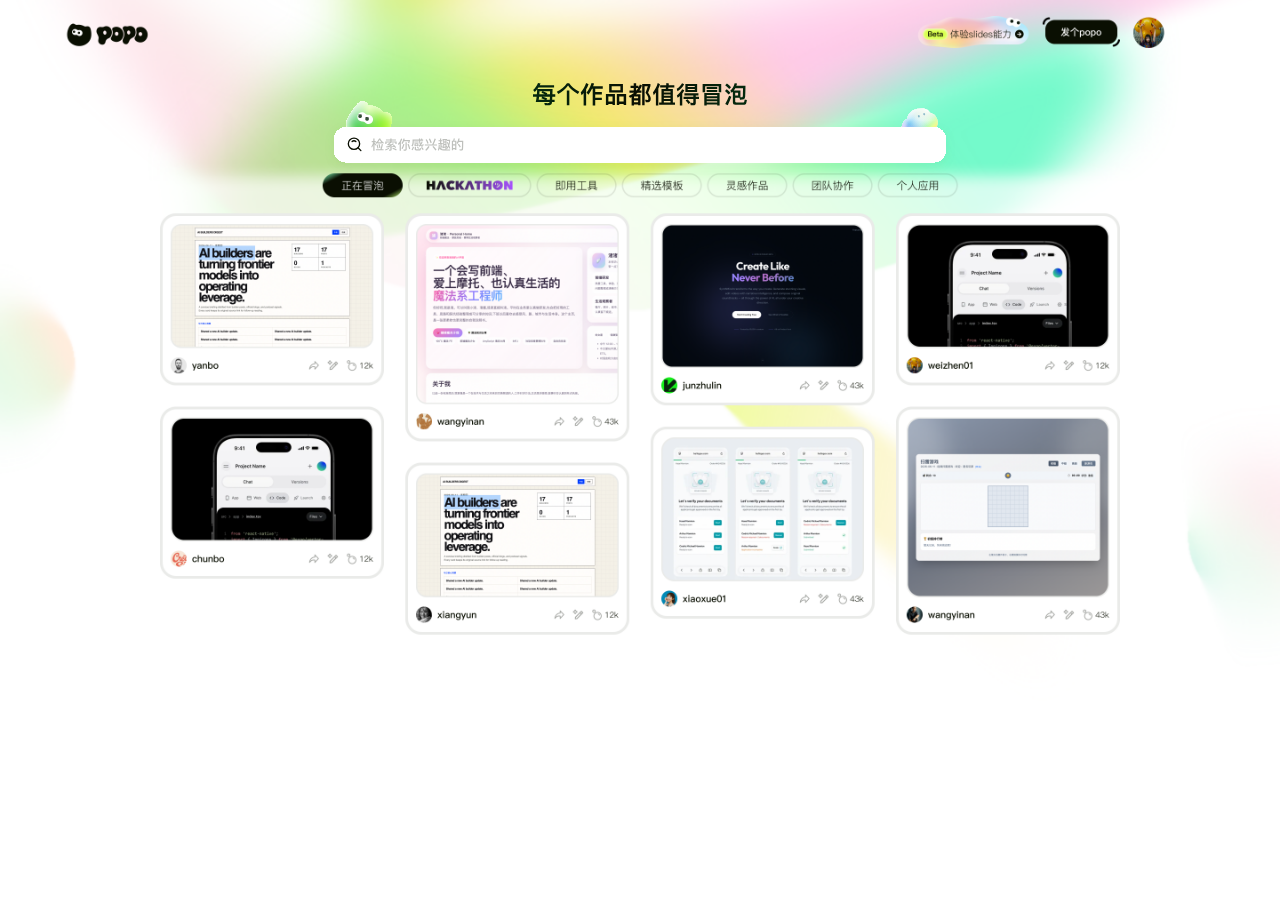
<file: demo/动效样式/index.html>
<!doctype html>
<html lang="zh-CN">
  <head>
    <meta charset="UTF-8" />
    <meta name="viewport" content="width=device-width, initial-scale=1.0" />
    <meta name="theme-color" content="#ffffff" />
    <title>动效样式 · popo 首页示意</title>
    <style>
      :root {
        color-scheme: light;
        background: #fff;
        font-family: Inter, ui-sans-serif, system-ui, -apple-system, BlinkMacSystemFont, "Segoe UI", sans-serif;
      }

      * {
        box-sizing: border-box;
      }

      html,
      body {
        min-width: 320px;
        min-height: 100%;
        margin: 0;
        background: #fff;
      }

      body {
        overflow-x: auto;
      }

      .static-home {
        min-height: 100vh;
        display: grid;
        place-items: start center;
        background: #fff;
      }

      .static-home__canvas {
        position: relative;
        width: min(100vw, 100%);
        min-width: 1024px;
        aspect-ratio: 16 / 9;
        overflow: hidden;
      }

      .static-home__image,
      .static-home__input {
        display: block;
        position: absolute;
        max-width: none;
      }

      .static-home__image {
        inset: 0;
        width: 100%;
        height: 100%;
      }

      .static-home__input {
        top: 11.5%;
        left: 25.2083%;
        width: 49.5833%;
        height: auto;
        z-index: 1;
        pointer-events: none;
      }

      @media (max-width: 1023px) {
        .static-home {
          justify-content: flex-start;
        }

        .static-home__canvas {
          width: 1024px;
        }
      }

      @media (prefers-reduced-motion: reduce) {
        html {
          scroll-behavior: auto;
        }
      }
    </style>
  </head>
  <body>
    <main class="static-home" aria-label="popo 首页静态示意">
      <div class="static-home__canvas">
        <img
          class="static-home__image"
          src="./首次引导.png"
          alt="popo 首页设计示意图"
        />
        <img
          class="static-home__input"
          src="./输入框.svg"
          alt="首页搜索输入框示意"
        />
      </div>
    </main>
  </body>
</html>
</file>
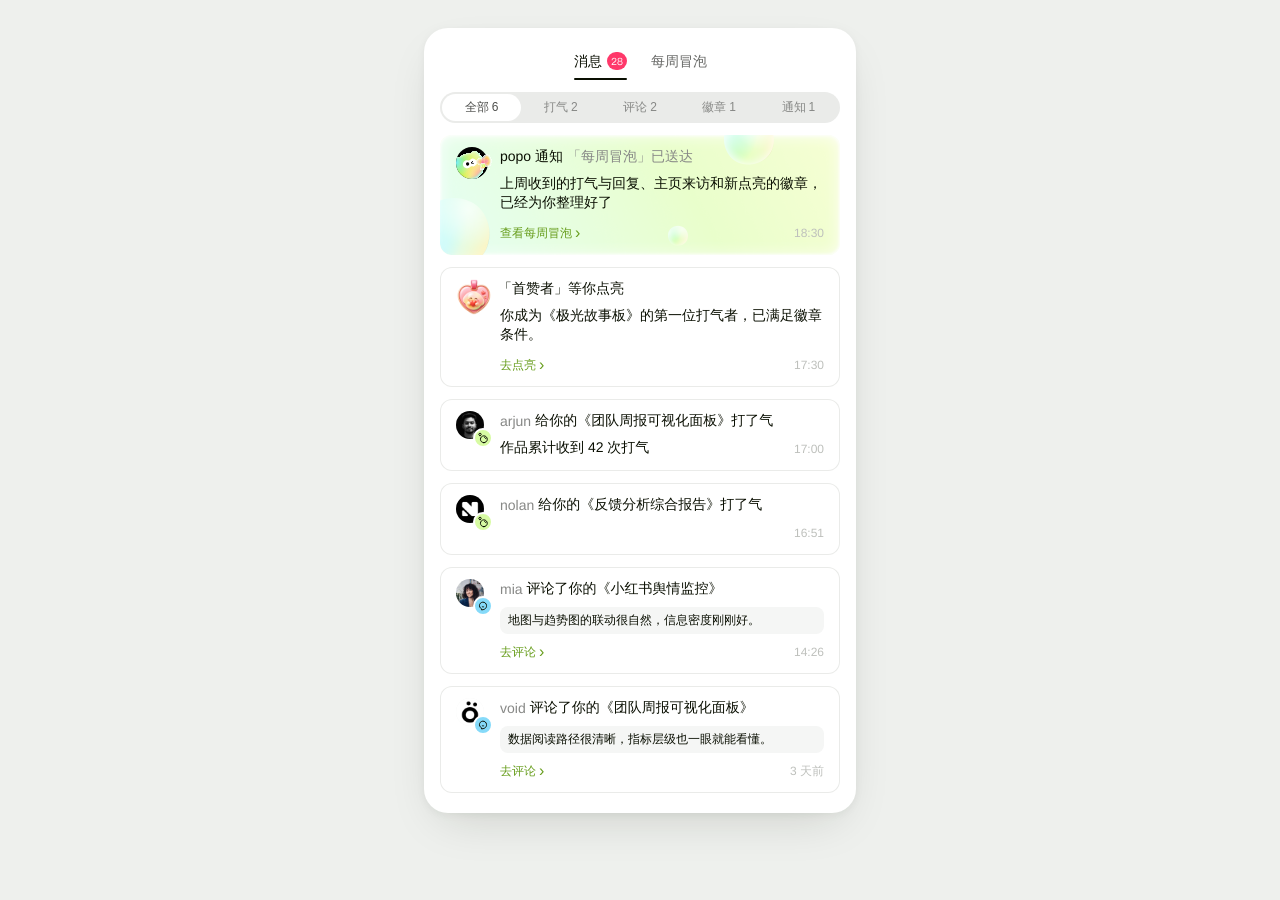
<file: demo/inbox-prototype/weekly-default.html>
<!doctype html>
<html lang="zh-CN">
<head>
<meta charset="UTF-8" />
<meta name="viewport" content="width=device-width, initial-scale=1.0" />
<title>每周冒泡 · 默认态（1:1 还原）</title>
<style>
/* 1:1 静态还原 默认态.svg。字体统一 PingFang SC；字号/字重据 SVG 推导。 */
* { box-sizing: border-box; margin: 0; padding: 0; }
html, body { background: #eef0ed; }
body {
  min-height: 100vh; display: grid; place-items: start center; padding: 28px 16px 60px;
  font-family: "PingFang SC", "PingFang HK", -apple-system, "Helvetica Neue", Arial, sans-serif;
  -webkit-font-smoothing: antialiased; text-rendering: geometricPrecision;
}
body.embed-mode {
  min-height: 0;
  width: 100vw;
  height: 100vh;
  overflow: hidden;
  padding: 0;
  background: transparent;
  place-items: start;
}
body.embed-mode .card {
  width: 100%;
  height: 100%;
  overflow-y: auto;
  overscroll-behavior: contain;
  scrollbar-width: none;
  -ms-overflow-style: none;
}
body.embed-mode .card::-webkit-scrollbar { width: 0; height: 0; }
.card {
  position: relative; width: 432px; background: #fff; border-radius: 24px;
  padding: 24px 16px 20px;
  box-shadow: 0 18px 50px -18px rgba(20,30,10,.18), 0 2px 8px rgba(20,30,10,.05);
}
/* 右侧滚动指示条 */
.scroll { position: absolute; right: 4px; top: 113px; z-index: 8; width: 4px; height: 168px; border-radius: 2px; background: #E8E8E8; pointer-events: none; will-change: top, height; }
/* 头部 */
.hd { display: flex; align-items: baseline; gap: 8px; }
.hd h1 { font-size: 16px; font-weight: 600; color: #0A0F02; letter-spacing: .01em; line-height: 1; }
.hd .sub { font-size: 12px; font-weight: 400; color: #4E4F4C; letter-spacing: .01em; }
/* Tabs */
.tabs { position: relative; display: flex; align-items: center; justify-content: center; width: 100%; gap: 24px; margin-top: 0; padding-bottom: 10px; }
.tabs::after { display: none; }
.tabs::before {
  content: ""; position: absolute; left: var(--tab-left, 0px); bottom: 0;
  width: var(--tab-width, 0px); height: 2px; background: #0A0F02;
  border-radius: 2px; z-index: 2; pointer-events: none;
}
.tabs.is-ready::before {
  transition: left .48s cubic-bezier(.2, 1.35, .3, 1), width .32s ease-out;
}
.tab {
  position: relative; display: inline-flex; align-items: center; gap: 5px; height: 18px;
  padding: 0; border: 0; background: transparent; color: #696A68; cursor: pointer;
  font: 400 14px/18px "PingFang SC", "PingFang HK", -apple-system, "Helvetica Neue", Arial, sans-serif;
  white-space: nowrap; -webkit-tap-highlight-color: transparent;
  transition: color .28s ease, transform .28s cubic-bezier(.2, 1.25, .3, 1);
}
.tab.msg { color: #696A68; font-weight: 400; }
.tab.act { color: #0A0F02; font-weight: 500; }
.tab:not(.act):hover { color: #30352C; transform: translateY(-1px); }
.tab:focus-visible { outline: 2px solid rgba(10, 15, 2, .35); outline-offset: 4px; border-radius: 3px; }
.tab.tab-enter { animation: tabEnter .46s cubic-bezier(.2, 1.35, .3, 1); }
.tab.act .badge { animation: badgePop .46s cubic-bezier(.2, 1.35, .3, 1); }
@keyframes tabEnter {
  0% { transform: translateY(2px) scale(.96); opacity: .68; }
  58% { transform: translateY(-1px) scale(1.015); opacity: 1; }
  100% { transform: translateY(0) scale(1); opacity: 1; }
}
@keyframes badgePop {
  0% { transform: scale(.84) rotate(-5deg); }
  58% { transform: scale(1.08) rotate(2deg); }
  100% { transform: scale(1) rotate(0); }
}
.tab .badge { display: block; width: 20px; height: 18px; flex: none; }
/* 顶部 banner */
.banner { position: relative; display: block; width: 402px; height: 80px; margin: 12px 0 0; background: url('./restore-assets/banner-background.svg') 0 0 / 402px 80px no-repeat; }
.banner-title { position: absolute; left: 17px; top: 21px; font-family: 'PingFang SC', 'PingFang HK', -apple-system, 'Helvetica Neue', Arial, sans-serif; font-size: 16px; line-height: 16px; font-weight: 600; color: #0A0F02; white-space: nowrap; }
.banner-meta { position: absolute; left: 17px; top: 47px; display: flex; align-items: baseline; gap: 10px; font-family: 'PingFang SC', 'PingFang HK', -apple-system, 'Helvetica Neue', Arial, sans-serif; font-size: 12px; line-height: 12px; font-weight: 400; color: #696A68; white-space: nowrap; }
/* 区块标题 */
.sec { margin: 12px 0 9px; font-size: 14px; font-weight: 500; color: #0A0F02; line-height: 1; letter-spacing: .01em; }
.metrics + .sec,
.foot + .sec { margin-top: 23px; }
/* 四张卡片 */
.metrics { display: grid; grid-template-columns: 196px 196px; gap: 8px; }
.metric { position: relative; width: 196px; height: 99px; border-radius: 12px; padding: 0; overflow: hidden; }
.m-green { background: #F5FBEC url('./restore-assets/color-card-green.svg') 0 0 / 196px 99px no-repeat; }
.m-pink  { --num-left: 94px; background: #FFF0F9 url('./restore-assets/color-card-pink.svg') 0 0 / 196px 99px no-repeat; }
.m-blue  { background: #E6F5FE url('./restore-assets/color-card-blue.svg') 0 0 / 196px 99px no-repeat; }
.m-yellow{ background: #FEFDE6 url('./restore-assets/color-card-yellow.svg') 0 0 / 196px 99px no-repeat; }
.metric .t { position: absolute; left: 17px; top: 22px; z-index: 3; font-size: 14px; font-weight: 500; color: #0A0F02; line-height: 14px; }
.metric .n { position: absolute; left: var(--num-left, 82px); top: 18px; z-index: 3; margin: 0; line-height: 18px; display: flex; align-items: baseline; }
.metric .n b { font-size: 18px; font-weight: 600; color: #0A0F02; }
.metric .n span { font-size: 12px; font-weight: 400; color: #4E4F4C; margin-left: 4px; }
.metric .note { position: absolute; left: 17px; top: 47px; bottom: auto; z-index: 3; font-size: 12px; font-weight: 400; color: #696A68; line-height: 12px; }
.metric .note em { font-style: normal; color: #A6D663; }
.metric .ico { display: none; }
/* 「收到打气」hover 动效：背景气泡 + 右下角 IP 角色（仅此卡） */
.metric .bubbles { position: absolute; inset: 0; z-index: 1; pointer-events: none; }
.metric .bubbles .b { position: absolute; bottom: -18px; opacity: 0; will-change: transform, opacity; }
.metric:hover .bubbles .b { animation: cardBubble var(--dur, 3.6s) linear infinite var(--delay, 0s); }
@keyframes cardBubble {
  0%   { transform: translate(0, 0) scale(.86); opacity: 0; }
  14%  { opacity: .95; }
  82%  { opacity: .9; }
  100% { transform: translate(var(--dx, 6px), -122px) scale(1.06); opacity: 0; }
}
.metric .char { position: absolute; right: -12px; bottom: -7px; width: 72px; height: auto; z-index: 2; pointer-events: none;
  transform: translate3d(16px, 36px, 0) scale(.55) rotate(10deg); opacity: 0; transform-origin: 70% 90%;
  will-change: transform, opacity; backface-visibility: hidden; }
.metric .char.in { animation: charEnter .64s cubic-bezier(.16,1,.3,1) forwards; }
.metric .char.out { animation: charExit .28s cubic-bezier(.4,0,1,1) forwards; }
@keyframes charExit {
  0%   { transform: translate3d(0, 0, 0) scale(1); opacity: 1; }
  100% { transform: translate3d(10px, 18px, 0) scale(.88); opacity: 0; }
}
/* 双手挥动（±14°），以角色 viewBox 内图二标记的圆点为旋转中心 */
.m-green .char .hand-r, .m-green .char .hand-l { transform-box: view-box; will-change: transform; }
.m-green .char .hand-r { transform-origin: 11px 37px; }
.m-green .char .hand-l { transform-origin: 62px 48px; }
.m-green:hover .char .hand-r { animation: waveR .9s ease-in-out infinite; }
.m-green:hover .char .hand-l { animation: waveL .9s ease-in-out .1s infinite; }
@keyframes waveR { 0%, 100% { transform: rotate(-14deg); } 50% { transform: rotate(14deg); } }
@keyframes waveL { 0%, 100% { transform: rotate(14deg); } 50% { transform: rotate(-14deg); } }
@keyframes charEnter {
  0%   { transform: translate3d(8px, 22px, 0) scale(.88); opacity: 0; }
  62%  { transform: translate3d(-1px, -1px, 0) scale(1.015); opacity: 1; }
  82%  { transform: translate3d(0, 1px, 0) scale(.998); }
  100% { transform: translate3d(0, 0, 0) scale(1); opacity: 1; }
}
/* 粉色卡：望远镜上方的感叹号，角色完全入场后再弹出 */
/* 粉色卡：角色整体左移一点露出右手；望远镜上方的感叹号 */
.m-pink .char { right: -12px; bottom: -14px; width: 76px; }
.m-blue .char { right: -12px; bottom: -10px; width: 70px; }
.m-yellow .char { right: -8px; bottom: -5px; width: 70px; }
.m-yellow .note { left: 10px; }
.m-blue .bubbles { transform: translate(5px, 2px); }
.metric .exclaim { position: absolute; top: 40px; right: 34px; width: 19px; height: auto; z-index: 2; pointer-events: none; opacity: 0; transform-origin: 60% 100%; }
.m-blue .exclaim { top: 42px; right: 31px; width: 25px; }
.metric .exclaim.in { animation: exclaimIn .5s cubic-bezier(.2, 1.5, .4, 1) .62s forwards; }
.metric .exclaim.out { animation: exclaimOut .18s ease-in forwards; }
@keyframes exclaimIn {
  0%   { opacity: 0; transform: translateY(6px) scale(.3) rotate(-10deg); }
  60%  { opacity: 1; transform: translateY(-2px) scale(1.15) rotate(6deg); }
  100% { opacity: 1; transform: translateY(0) scale(1) rotate(0); }
}
@keyframes exclaimOut { to { opacity: 0; transform: scale(.4) translateY(2px); } }
@media (prefers-reduced-motion: reduce) {
  .tabs.is-ready::before, .tab { transition: none; }
  .tab.tab-enter, .tab.act .badge { animation: none; }
  .metric:hover .bubbles .b { animation: none; }
  .metric .char.in { animation: none; transform: none; opacity: 1; }
  .metric .char.out { animation: none; opacity: 0; }
  .metric .exclaim.in { animation: none; opacity: 1; transform: none; }
  .metric .exclaim.out { animation: none; opacity: 0; }
  .m-green:hover .char .hand-r, .m-green:hover .char .hand-l { animation: none; }
  .work .arrow { transition: none; }
  .work:hover .arrow { transform: none; }
}
/* 小足迹（默认灰，hover 渐变变色 + 装饰描边变色） */
.foot { display: grid; grid-template-columns: 128px 128px 128px; gap: 8px; }
.foot .box { position: relative; overflow: hidden; height: 79px; background: #fff; border-radius: 8px; box-shadow: inset 0 0 0 1px #EAEBE9; transition: background-color .38s ease, box-shadow .38s ease; }
.foot .box .ic { position: absolute; inset: 0; width: 128px; height: 79px; pointer-events: none; z-index: 0; }
.foot .box .ic path { transition: stroke .38s ease; }
.foot .box > .l1, .foot .box > .cap { position: relative; z-index: 2; }
.foot .l1 { position: absolute !important; left: 17px; top: 19px; line-height: 18px; display: flex; align-items: baseline; }
.foot .l1 b { font-size: 18px; font-weight: 600; color: #0A0F02; }
.foot .l1 span { font-size: 12px; font-weight: 400; color: #4E4F4C; margin-left: 4px; }
.foot .cap { position: absolute !important; left: 17px; top: 47px; font-size: 13px; font-weight: 400; color: #696A68; line-height: 13px; }
.foot .box:hover { box-shadow: none; }
.foot .box:hover .ic path { stroke: var(--hover-icon); }
.f-pink { --hover-icon: #FFCBE9; } .f-pink:hover { background: #FFF0F9; }
.f-green { --hover-icon: #D7FBA3; } .f-green:hover { background: #F5FBEC; }
.f-blue { --hover-icon: #C3EEFD; } .f-blue:hover { background: #E6F8FF; }
/* 作品卡片 */
.work { position: relative; width: 400px; height: 70px; border: 1px solid #EAEBE9; border-radius: 12px; padding: 8px 16px; display: flex; align-items: center; gap: 12px; margin-top: 12px; background: #fff; text-align: left; cursor: pointer; font-family: inherit; }
.work:first-of-type { margin-top: 0; }
.work .thumb { width: 82px; height: 52px; border: 1px solid #EAEBE9; border-radius: 8px; object-fit: cover; flex: none; background: #f0f0f0; }
.work .info { flex: 1; min-width: 0; }
.work .wt { overflow: hidden; font-size: 14px; font-weight: 500; color: #4E4F4C; line-height: 20px; letter-spacing: 0; text-overflow: ellipsis; white-space: nowrap; }
.work .meta { margin-top: 4px; font-size: 14px; font-weight: 400; line-height: 20px; color: #0A0F02; letter-spacing: 0; white-space: nowrap; }
.work .meta i { font-style: normal; color: #8AB74B; }
.work .arrow { flex: none; width: 20px; height: 20px; transition: transform .28s cubic-bezier(.16,1,.3,1); }
.work .arrow path { transition: stroke .24s ease; }
.work:hover { border-color: #DADCD8; box-shadow: none; }
.work:hover .arrow { transform: translate(3px, -3px) scale(1.08); }
.work:hover .arrow path { stroke: #0A0F02; }
.work:focus-visible { outline: 2px solid rgba(103, 157, 28, .35); outline-offset: 2px; }
/* 消息页 */
.card.message-mode {
  width: 432px;
  padding: 24px 16px 20px;
}
.card.message-mode .hd { display: none; }
.card.message-mode .scroll { top: 148px; right: 4px; }
.message-view { display: none; width: 400px; margin-top: 12px; }
.message-mode .weekly-view { display: none; }
.message-mode .message-view { display: block; }
.message-filters {
  position: relative;
  isolation: isolate;
  display: flex;
  align-items: center;
  width: 400px;
  height: 31px;
  padding: 2px;
  border-radius: 16px;
  background: #EAEBE9;
}
.message-filters::before {
  content: "";
  position: absolute;
  z-index: 0;
  top: 2px;
  bottom: 2px;
  left: var(--filter-left, 2px);
  width: var(--filter-width, 76px);
  border: 0;
  border-radius: 15px;
  background: #fff;
  box-shadow: none;
  pointer-events: none;
}
.message-filters.is-ready::before {
  transition: left .46s cubic-bezier(.22, 1.18, .36, 1), width .28s ease-out;
}
.message-filter {
  position: relative;
  z-index: 1;
  flex: 1;
  height: 27px;
  padding: 0;
  border: 0;
  border-radius: 14px;
  background: transparent;
  color: #878886;
  cursor: pointer;
  font: 400 12px/27px "PingFang SC", "PingFang HK", -apple-system, "Helvetica Neue", Arial, sans-serif;
  white-space: nowrap;
  transition: color .24s ease, transform .32s cubic-bezier(.22, 1.18, .36, 1);
}
.message-filter.is-active {
  background: transparent;
  color: #4E4F4C;
}
.message-filter:hover { color: #30352C; transform: translateY(-1px); }
.message-filter:focus-visible {
  outline: 2px solid rgba(10, 15, 2, .3);
  outline-offset: -2px;
}
.message-filter .count { margin-left: 3px; }
.message-list {
  display: grid;
  gap: 12px;
  margin-top: 12px;
}
.message-card {
  position: relative;
  display: grid;
  grid-template-columns: 36px minmax(0, 1fr);
  gap: 8px;
  width: 400px;
  min-height: 60px;
  padding: 12px 16px;
  overflow: hidden;
  border: 0;
  border-radius: 12px;
  background: #fff;
  box-shadow: inset 0 0 0 1px #EAEBE9;
  color: #0A0F02;
  font-family: "PingFang SC", "PingFang HK", -apple-system, "Helvetica Neue", Arial, sans-serif;
  line-height: normal;
  transition: transform .24s cubic-bezier(.16, 1, .3, 1), filter .24s ease;
}
.message-card[hidden] { display: none; }
.message-avatar, .message-avatar-stack {
  display: block;
  position: relative;
  z-index: 1;
  width: 37px;
  height: 37px;
}
.message-avatar {
  width: 36px;
  height: 36px;
  border-radius: 50%;
  object-fit: cover;
  background: #F5F6F5;
}
.message-avatar--popo {
  width: 36px;
  height: 32px;
  border-radius: 0;
  object-fit: contain;
  background: transparent;
}
.message-avatar-stack .message-avatar { position: absolute; top: 0; left: 0; width: 28px; height: 28px; }
.message-avatar-badge { position: absolute; top: 17px; left: 17px; z-index: 2; display: block; width: 20px; height: 20px; }
.message-main { position: relative; z-index: 1; min-width: 0; }
.message-heading { display: flex; min-height: 20px; align-items: center; gap: 4px; font-size: 14px; line-height: normal; white-space: nowrap; }
.message-heading strong { color: #0A0F02; font-weight: 400; letter-spacing: 0; }
.message-title { display: inline-flex; min-width: 0; align-items: center; gap: 4px; overflow: hidden; color: #0A0F02; text-overflow: ellipsis; white-space: nowrap; }
.message-title--boost strong { display: inline-flex; min-width: 0; align-items: center; font-weight: 400; }
.message-boost-prefix, .message-boost-suffix { flex: none; }
.message-work-name { min-width: 0; overflow: hidden; text-overflow: ellipsis; white-space: nowrap; }
.message-user { flex: none; margin-right: 0; color: #878886; font-weight: 400; }
.message-time { display: inline-flex; height: 20px; margin-left: auto; flex: none; align-items: center; color: #BEC0BC; font-size: 12px; font-weight: 400; line-height: normal; }
.message-muted { color: #878886; font-weight: 400; }
.message-copy { margin-top: 8px; overflow: hidden; color: #0A0F02; font-size: 14px; font-weight: 400; line-height: normal; letter-spacing: 0; text-overflow: ellipsis; white-space: nowrap; }
.message-action { display: inline-flex; min-height: 20px; align-items: center; gap: 3px; margin-top: 2px; padding: 0; border: 0; background: transparent; color: #679D1C; cursor: pointer; font: 400 12px/normal "PingFang SC", "PingFang HK", -apple-system, "Helvetica Neue", Arial, sans-serif; }
.message-action::after { content: "›"; font-size: 16px; line-height: 16px; transform: translateY(-.5px); }
.message-action:hover { color: #517F14; }
.message-action:focus-visible { outline: 2px solid rgba(103, 157, 28, .32); outline-offset: 2px; border-radius: 4px; }
.message-quote { display: flex; height: 27px; margin-top: 8px; padding: 5px 8px; align-items: center; overflow: hidden; border-radius: 8px; background: #F5F6F5; color: #0A0F02; font-family: "PingFang SC", "PingFang HK", -apple-system, "Helvetica Neue", Arial, sans-serif; font-size: 12px; font-style: normal; font-weight: 400; line-height: normal; letter-spacing: 0; text-overflow: ellipsis; white-space: nowrap; }
.message-card--notice {
  height: 120px;
  background-color: #F4FFE4;
  background-image: url("./assets/popo-notice-background@4x.png");
  background-position: center;
  background-repeat: no-repeat;
  background-size: 400px 120px;
  box-shadow: none;
}
.message-card--notice .message-copy {
  margin-top: 8px;
  overflow: visible;
  color: #0A0F02;
  font-size: 14px;
  line-height: normal;
  text-overflow: clip;
  white-space: normal;
}
.message-card--notice .message-heading strong,
.message-card--badge .message-heading strong { font-weight: 500; }
.message-card--notice .message-action { position: absolute; left: 0; bottom: 0; margin-top: 0; }
.message-card--notice .message-time { position: absolute; right: 0; bottom: 0 !important; }
.message-card--badge { height: 120px; }
.message-card--badge .message-main { display: flex; flex-direction: column; }
.message-card--badge > .message-earned-badge { align-self: start; }
.message-card--badge .message-heading { margin-left: -2px; }
.message-badge-footer { display: flex; height: 20px; align-items: center; justify-content: space-between; }
.message-badge-footer .message-action { margin-top: 0; }
.message-earned-badge { width: 36px; height: 36px; flex: none; object-fit: contain; }
.message-badge-copy { min-width: 0; margin-top: 8px; color: #0A0F02; font-size: 14px; font-weight: 400; line-height: normal; letter-spacing: 0; }
.message-card--badge .message-badge-footer { margin-top: auto; }
.message-card--comment { height: 107px; }
.message-card--comment .message-heading { padding-right: 76px; }
.message-card--compact .message-heading { padding-right: 0; }
.message-card--comment .message-action { position: absolute; left: 0; bottom: 0; margin-top: 0; }
.message-card--comment .message-time { position: absolute; right: 0; bottom: 0; }
.message-card--compact { height: 72px; }
.message-card--compact .message-time { position: absolute; right: 0; top: 28px; }
.message-card:hover {
  transform: translateY(-1px);
  filter: none;
}
.message-card:not(.message-card--notice):hover { box-shadow: inset 0 0 0 1px #EAEBE9; }
.message-card--notice:hover { box-shadow: none; }
@media (prefers-reduced-motion: reduce) {
  .message-filters.is-ready::before, .message-filter, .message-card { transition: none; }
  .message-filter:hover, .message-card:hover { transform: none; }
}
</style>
</head>
<body>
<main class="card">
  <div class="scroll"></div>

  <div class="tabs" role="tablist" aria-label="动态分类">
    <button class="tab msg act" type="button" role="tab" aria-selected="true" tabindex="0">
      消息<img class="badge" src="./restore-assets/tab-badge.svg" alt="28 条消息" />
    </button>
    <button class="tab" type="button" role="tab" aria-selected="false" tabindex="-1">每周冒泡</button>
  </div>

  <div class="message-view" aria-label="消息内容">
    <div class="message-filters" role="tablist" aria-label="消息类型">
      <button class="message-filter is-active" type="button" role="tab" aria-selected="true">全部<span class="count">6</span></button>
      <button class="message-filter" type="button" role="tab" aria-selected="false">打气<span class="count">2</span></button>
      <button class="message-filter" type="button" role="tab" aria-selected="false">评论<span class="count">2</span></button>
      <button class="message-filter" type="button" role="tab" aria-selected="false">徽章<span class="count">1</span></button>
      <button class="message-filter" type="button" role="tab" aria-selected="false">通知<span class="count">1</span></button>
    </div>
    <div class="message-list" role="list">
      <article class="message-card message-card--notice" data-message-type="notice" data-message-time="2026-09-12T18:30:00" role="listitem">
        <img class="message-avatar message-avatar--popo" src="./assets/popo-notice-avatar.svg" alt="popo" />
        <div class="message-main"><div class="message-heading"><strong>popo 通知</strong><span class="message-muted">「每周冒泡」已送达</span></div><p class="message-copy">上周收到的打气与回复、主页来访和新点亮的徽章，已经为你整理好了</p><button class="message-action" type="button" data-message-action="weekly">查看每周冒泡</button><span class="message-time" style="position:absolute;right:0;bottom:0">18:30</span></div>
      </article>
      <article class="message-card message-card--badge" data-message-type="badge" data-message-time="2026-09-12T17:30:00" role="listitem">
        <img class="message-earned-badge" src="./assets/badge-notification-icon.svg" alt="首赞者徽章" />
        <div class="message-main"><div class="message-heading"><strong>「首赞者」等你点亮</strong></div><p class="message-badge-copy">你成为《极光故事板》的第一位打气者，已满足徽章条件。</p><div class="message-badge-footer"><button class="message-action" type="button" data-message-action="badge">去点亮</button><span class="message-time">17:30</span></div></div>
      </article>
      <article class="message-card message-card--comment" data-message-type="comment" data-message-time="2026-09-09T11:17:00" role="listitem">
        <span class="message-avatar-stack"><img class="message-avatar" src="../assets/avatars/void.jpg" alt="void" /><img class="message-avatar-badge" src="./restore-assets/comment-badge.svg" alt="评论" /></span>
        <div class="message-main"><div class="message-heading"><span class="message-title"><span class="message-user">void</span><strong>评论了你的《团队周报可视化面板》</strong></span></div><blockquote class="message-quote">数据阅读路径很清晰，指标层级也一眼就能看懂。</blockquote><button class="message-action" type="button" data-message-action="comment" data-work-id="7188">去评论</button><span class="message-time">3 天前</span></div>
      </article>
      <article class="message-card message-card--compact" data-message-type="boost" data-message-time="2026-09-12T17:00:00" role="listitem">
        <span class="message-avatar-stack"><img class="message-avatar" src="../assets/avatars/arjun.jpg" alt="arjun" /><img class="message-avatar-badge" src="./restore-assets/boost-badge.svg" alt="打气" /></span>
        <div class="message-main"><div class="message-heading"><span class="message-title message-title--boost"><span class="message-user">arjun</span><strong><span class="message-boost-prefix">给你的《</span><span class="message-work-name">团队周报可视化面板</span><span class="message-boost-suffix">》打了气</span></strong></span><span class="message-time">17:00</span></div><p class="message-copy">作品累计收到 42 次打气</p></div>
      </article>
      <article class="message-card message-card--comment" data-message-type="comment" data-message-time="2026-09-12T14:26:00" role="listitem">
        <span class="message-avatar-stack"><img class="message-avatar" src="../assets/avatars/mia.jpg" alt="mia" /><img class="message-avatar-badge" src="./restore-assets/comment-badge.svg" alt="评论" /></span>
        <div class="message-main"><div class="message-heading"><span class="message-title"><span class="message-user">mia</span><strong>评论了你的《小红书舆情监控》</strong></span></div><blockquote class="message-quote">地图与趋势图的联动很自然，信息密度刚刚好。</blockquote><button class="message-action" type="button" data-message-action="comment" data-work-id="7188">去评论</button><span class="message-time">14:26</span></div>
      </article>
      <article class="message-card message-card--compact" data-message-type="boost" data-message-time="2026-09-12T16:51:00" role="listitem">
        <span class="message-avatar-stack"><img class="message-avatar" src="../assets/avatars/nolan.jpg" alt="nolan" /><img class="message-avatar-badge" src="./restore-assets/boost-badge.svg" alt="打气" /></span>
        <div class="message-main"><div class="message-heading"><span class="message-title message-title--boost"><span class="message-user">nolan</span><strong><span class="message-boost-prefix">给你的《</span><span class="message-work-name">反馈分析综合报告</span><span class="message-boost-suffix">》打了气</span></strong></span><span class="message-time">16:51</span></div></div>
      </article>
    </div>
  </div>

  <div class="weekly-view">
  <div class="banner" role="img" aria-label="你的参与，也被看见了 · 为你收好这一周的回应、来访与小成就">
    <span class="banner-title">你的参与，也被看见了</span>
    <span class="banner-meta"><span>08/24–08/30</span><span>为你收好这一周的回应、来访与小成就</span></span>
  </div>

  <div class="sec">这一周，与你有关</div>
  <div class="metrics">
    <div class="metric m-green">
      <div class="t">收到打气</div>
      <div class="n"><b>120</b><span>次</span></div>
      <div class="note">共 38 次 较上周<em>+4人</em></div>
      <div class="bubbles" aria-hidden="true">
        <span class="b" style="left:56%;--dur:4.6s;--delay:-3.4s;--dx:4px"><img src="./restore-assets/bubble3.svg" width="28" alt=""></span>
        <span class="b" style="left:78%;--dur:3.6s;--delay:-2.4s;--dx:-6px"><img src="./restore-assets/bubble2.svg" width="18" alt=""></span>
        <span class="b" style="left:67%;--dur:3.9s;--delay:-1.2s;--dx:7px"><img src="./restore-assets/bubble1.svg" width="12" alt=""></span>
        <span class="b" style="left:86%;--dur:4.2s;--delay:0s;--dx:-4px"><img src="./restore-assets/bubble2.svg" width="15" alt=""></span>
      </div>
      <svg class="char" viewBox="0 0 76 67" fill="none" aria-hidden="true" xmlns="http://www.w3.org/2000/svg">
        <image href="./restore-assets/ip-body.svg" x="0" y="0" width="76" height="67"/>
        <g class="hand-r"><image href="./restore-assets/right-hand.png" x="7.585" y="23.874" width="21.5" height="19.75"/></g>
        <g class="hand-l"><image href="./restore-assets/left-hand.png" x="37.96" y="31.926" width="18.75" height="22.25"/></g>
      </svg>
    </div>
    <div class="metric m-pink">
      <div class="t">主页被浏览</div>
      <div class="n"><b>86</b><span>次</span></div>
      <div class="note">62 位访客</div>
      <div class="bubbles" aria-hidden="true">
        <span class="b" style="left:56%;--dur:4.6s;--delay:-3.4s;--dx:4px"><img src="./restore-assets/bubble-p3.svg" width="28" alt=""></span>
        <span class="b" style="left:78%;--dur:3.6s;--delay:-2.4s;--dx:-6px"><img src="./restore-assets/bubble-p2.svg" width="18" alt=""></span>
        <span class="b" style="left:67%;--dur:3.9s;--delay:-1.2s;--dx:7px"><img src="./restore-assets/bubble-p1.svg" width="12" alt=""></span>
        <span class="b" style="left:86%;--dur:4.2s;--delay:0s;--dx:-4px"><img src="./restore-assets/bubble-p2.svg" width="15" alt=""></span>
      </div>
      <img class="char" src="./restore-assets/ip-pink.png" alt="" aria-hidden="true">
      <img class="exclaim" src="./restore-assets/exclaim.svg" alt="" aria-hidden="true">
    </div>
    <div class="metric m-blue">
      <div class="t">收到回复</div>
      <div class="n"><b>20</b><span>次</span></div>
      <div class="note">3 位朋友回应了你</div>
      <div class="bubbles" aria-hidden="true">
        <span class="b" style="left:55%;--dur:4.6s;--delay:-3.4s;--dx:4px"><img src="./restore-assets/blue-bubble-1.svg" width="24" alt=""></span>
        <span class="b" style="left:72%;--dur:3.6s;--delay:-2.4s;--dx:-6px"><img src="./restore-assets/blue-bubble-2.svg" width="15" alt=""></span>
        <span class="b" style="left:83%;--dur:3.9s;--delay:-1.2s;--dx:7px"><img src="./restore-assets/blue-bubble-3.svg" width="15" alt=""></span>
        <span class="b" style="left:90%;--dur:4.2s;--delay:0s;--dx:-4px"><img src="./restore-assets/blue-bubble-2.svg" width="13" alt=""></span>
      </div>
      <img class="char" src="./restore-assets/blue-card-character.png" alt="" aria-hidden="true">
      <img class="exclaim" src="./restore-assets/blue-question.svg" alt="" aria-hidden="true">
    </div>
    <div class="metric m-yellow">
      <div class="t">点亮徽章</div>
      <div class="n"><b>1</b><span>次</span></div>
      <div class="note">「打气搭子」收入藏馆</div>
      <div class="bubbles" aria-hidden="true">
        <span class="b" style="left:58%;--dur:4.4s;--delay:-3.1s;--dx:5px"><img src="./restore-assets/yellow-bubble-1.svg" width="42" alt=""></span>
        <span class="b" style="left:76%;--dur:3.5s;--delay:-2.1s;--dx:-5px"><img src="./restore-assets/yellow-bubble-2.svg" width="20" alt=""></span>
        <span class="b" style="left:67%;--dur:3.8s;--delay:-.9s;--dx:6px"><img src="./restore-assets/yellow-bubble-3.svg" width="20" alt=""></span>
      </div>
      <img class="char" src="./restore-assets/yellow-card-character.png" alt="" aria-hidden="true">
    </div>
  </div>

  <div class="sec">你也留下了这些小足迹</div>
  <div class="foot">
    <div class="box f-pink">
      <svg class="ic" viewBox="0 0 128 79" fill="none" aria-hidden="true"><path d="M111.019 80.1681C121.291 80.1681 130.528 73.0415 136.922 66.3735C143.089 59.943 143.089 50.0649 136.922 43.6345C130.528 36.9664 121.291 29.8398 111.019 29.8398C100.746 29.8398 91.5092 36.9664 85.1146 43.6345C78.9479 50.0649 78.9479 59.943 85.1146 66.3735C91.5092 73.0415 100.746 80.1681 111.019 80.1681Z" stroke="#F5F6F5" stroke-width="6" stroke-linejoin="round"/><path d="M111.023 63.731C115.848 63.731 119.76 59.819 119.76 54.9934C119.76 50.1678 115.848 46.2559 111.023 46.2559C106.197 46.2559 102.285 50.1678 102.285 54.9934C102.285 59.819 106.197 63.731 111.023 63.731Z" stroke="#F5F6F5" stroke-width="6" stroke-linejoin="round"/></svg>
      <div class="l1"><b>18</b><span>个</span></div><div class="cap">看过的作品</div>
    </div>
    <div class="box f-green">
      <svg class="ic" viewBox="0 0 128 79" fill="none" aria-hidden="true"><path d="M109.611 91.458C124.318 91.458 136.241 79.5352 136.241 64.8276C136.241 50.1201 124.318 38.1973 109.611 38.1973C94.9033 38.1973 82.9805 50.1201 82.9805 64.8276C82.9805 79.5352 94.9033 91.458 109.611 91.458Z" stroke="#F5F6F5" stroke-width="6" stroke-linecap="round" stroke-linejoin="round"/><path d="M115.133 50.5625C117.299 50.8334 121.633 52.1875 123.258 58.6875" stroke="#F5F6F5" stroke-width="6" stroke-linecap="round"/><path d="M79.9163 36.4498C85.064 36.4498 89.2369 32.2769 89.2369 27.1292C89.2369 21.9816 85.064 17.8086 79.9163 17.8086C74.7687 17.8086 70.5957 21.9816 70.5957 27.1292C70.5957 32.2769 74.7687 36.4498 79.9163 36.4498Z" stroke="#F5F6F5" stroke-width="6" stroke-linecap="round" stroke-linejoin="round"/></svg>
      <div class="l1"><b>10</b><span>次</span></div><div class="cap">送出的打气</div>
    </div>
    <div class="box f-blue">
      <svg class="ic" viewBox="0 0 128 79" fill="none" aria-hidden="true"><path d="M131.806 50.7531C130.483 35.775 117.9 24.0652 102.409 25.6568C88.2319 26.294 76.77 39.0541 77.4422 53.0558C77.7306 60.2206 80.9057 66.9716 86.2567 71.7976C88.1172 73.4666 90.6739 75.1662 92.9514 76.2275V84.619C97.205 84.619 101.331 84.162 105.521 83.3929C109.319 82.4794 112.557 81.4352 116.033 79.5816C126.914 73.7784 132.884 62.9502 131.806 50.7531Z" stroke="#F5F6F5" stroke-width="6" stroke-linejoin="round"/><path d="M110.672 60.4609C108.908 61.833 104.791 63.9893 98.9108 60.4609" stroke="#F5F6F5" stroke-width="6" stroke-linecap="round"/></svg>
      <div class="l1"><b>4</b><span>条</span></div><div class="cap">留下的评论</div>
    </div>
  </div>

  <div class="sec">上周最受欢迎作品</div>
  <button class="work" type="button" data-work-route="7188" aria-label="打开小红书舆情监控·百度地图">
    <img class="thumb" src="../assets/covers/7188.webp" alt="小红书舆情监控·百度地图封面" />
    <div class="info">
      <div class="wt">小红书舆情监控·百度地图</div>
      <div class="meta"><i>1286次</i>作品浏览 <i>14次</i>打气</div>
    </div>
    <svg class="arrow" viewBox="0 0 20 20" fill="none" xmlns="http://www.w3.org/2000/svg"><path d="M6.66602 13.3333L13.7493 6.25" stroke="#4E4F4C" stroke-linecap="round" stroke-linejoin="round"/><path d="M6.25 6.25H13.75V13.75" stroke="#4E4F4C" stroke-linecap="round" stroke-linejoin="round"/></svg>
  </button>
  <button class="work" type="button" data-work-route="2453" aria-label="打开反馈分析综合报告-问题">
    <img class="thumb" src="../assets/covers/2453.webp" alt="反馈分析综合报告-问题封面" />
    <div class="info">
      <div class="wt">反馈分析综合报告-问题</div>
      <div class="meta"><i>950次</i>作品浏览 <i>22次</i>打气</div>
    </div>
    <svg class="arrow" viewBox="0 0 20 20" fill="none" xmlns="http://www.w3.org/2000/svg"><path d="M6.66602 13.3333L13.7493 6.25" stroke="#4E4F4C" stroke-linecap="round" stroke-linejoin="round"/><path d="M6.25 6.25H13.75V13.75" stroke="#4E4F4C" stroke-linecap="round" stroke-linejoin="round"/></svg>
  </button>
  <button class="work" type="button" data-work-route="8611" aria-label="打开合规链路监控报告">
    <img class="thumb" src="../assets/covers/8611.webp" alt="合规链路监控报告封面" />
    <div class="info">
      <div class="wt">合规链路监控报告 - 8775</div>
      <div class="meta"><i>163次</i>作品浏览 <i>8次</i>打气</div>
    </div>
    <svg class="arrow" viewBox="0 0 20 20" fill="none" xmlns="http://www.w3.org/2000/svg"><path d="M6.66602 13.3333L13.7493 6.25" stroke="#4E4F4C" stroke-linecap="round" stroke-linejoin="round"/><path d="M6.25 6.25H13.75V13.75" stroke="#4E4F4C" stroke-linecap="round" stroke-linejoin="round"/></svg>
  </button>
  </div>
</main>
<script>
(function () {
  if (new URLSearchParams(location.search).get('embed') === '1') {
    document.body.classList.add('embed-mode');
  }
  var shell = document.querySelector('.card');
  var tabList = document.querySelector('.tabs');
  var tabs = Array.prototype.slice.call(document.querySelectorAll('.tabs .tab'));
  var messageFilterList = document.querySelector('.message-filters');
  var messageFilters = Array.prototype.slice.call(document.querySelectorAll('.message-filter'));
  var messageList = document.querySelector('.message-list');
  if (messageList) {
    Array.prototype.slice.call(messageList.querySelectorAll('.message-card'))
      .sort(function (a, b) {
        return new Date(b.getAttribute('data-message-time')).getTime() - new Date(a.getAttribute('data-message-time')).getTime();
      })
      .forEach(function (card) { messageList.appendChild(card); });
  }
  var scrollThumb = document.querySelector('.scroll');
  var firstMessageCard = document.querySelector('.message-card');
  function syncCustomScrollbar() {
    if (!shell || !scrollThumb) return;
    var viewportHeight = shell.clientHeight;
    var contentHeight = shell.scrollHeight;
    if (contentHeight <= viewportHeight + 1) {
      scrollThumb.hidden = true;
      return;
    }
    scrollThumb.hidden = false;
    var trackTop = shell.classList.contains('message-mode') && firstMessageCard
      ? firstMessageCard.offsetTop
      : 113;
    var trackBottom = 20;
    var trackHeight = Math.max(44, viewportHeight - trackTop - trackBottom);
    var thumbHeight = Math.max(40, trackHeight * viewportHeight / contentHeight);
    var maxScroll = contentHeight - viewportHeight;
    var progress = maxScroll > 0 ? shell.scrollTop / maxScroll : 0;
    var thumbOffset = (trackHeight - thumbHeight) * progress;
    scrollThumb.style.height = thumbHeight + 'px';
    scrollThumb.style.top = (shell.scrollTop + trackTop + thumbOffset) + 'px';
  }
  function syncTabIndicator() {
    var activeTab = tabList && tabList.querySelector('.tab.act');
    if (!activeTab) return;
    tabList.style.setProperty('--tab-left', activeTab.offsetLeft + 'px');
    tabList.style.setProperty('--tab-width', activeTab.offsetWidth + 'px');
  }
  function syncPageView(activeTab) {
    if (shell) shell.classList.toggle('message-mode', activeTab && activeTab.classList.contains('msg'));
  }
  function syncFilterIndicator() {
    var activeFilter = document.querySelector('.message-filter.is-active');
    if (!activeFilter || !messageFilterList) return;
    messageFilterList.style.setProperty('--filter-left', activeFilter.offsetLeft + 'px');
    messageFilterList.style.setProperty('--filter-width', activeFilter.offsetWidth + 'px');
  }
  function activateTab(nextTab) {
    var currentTab = tabList && tabList.querySelector('.tab.act');
    if (!nextTab || nextTab === currentTab) return;
    tabs.forEach(function (tab) {
      var active = tab === nextTab;
      tab.classList.toggle('act', active);
      tab.setAttribute('aria-selected', String(active));
      tab.tabIndex = active ? 0 : -1;
    });
    syncPageView(nextTab);
    shell.scrollTop = 0;
    nextTab.classList.remove('tab-enter');
    void nextTab.offsetWidth;
    nextTab.classList.add('tab-enter');
    requestAnimationFrame(function () { syncTabIndicator(); syncCustomScrollbar(); });
    nextTab.focus();
  }
  function activateMessageFilter(nextFilter) {
    if (!nextFilter) return;
    messageFilters.forEach(function (item) {
      var active = item === nextFilter;
      item.classList.toggle('is-active', active);
      item.setAttribute('aria-selected', String(active));
    });
    var filterNames = ['all', 'boost', 'comment', 'badge', 'notice'];
    var selectedType = filterNames[messageFilters.indexOf(nextFilter)] || 'all';
    document.querySelectorAll('.message-card').forEach(function (card) {
      card.hidden = selectedType !== 'all' && card.getAttribute('data-message-type') !== selectedType;
    });
  }
  function resetInboxToMessages() {
    var messageTab = tabs[0];
    if (messageTab) {
      tabs.forEach(function (tab) {
        var active = tab === messageTab;
        tab.classList.toggle('act', active);
        tab.setAttribute('aria-selected', String(active));
        tab.tabIndex = active ? 0 : -1;
      });
      syncPageView(messageTab);
    }
    activateMessageFilter(messageFilters[0]);
    if (shell) shell.scrollTop = 0;
    requestAnimationFrame(function () {
      syncTabIndicator();
      syncFilterIndicator();
      syncCustomScrollbar();
    });
  }
  tabs.forEach(function (tab, index) {
    tab.addEventListener('click', function () {
      activateTab(tab);
    });
    tab.addEventListener('keydown', function (event) {
      var nextIndex = index;
      if (event.key === 'ArrowRight' || event.key === 'ArrowDown') nextIndex = (index + 1) % tabs.length;
      if (event.key === 'ArrowLeft' || event.key === 'ArrowUp') nextIndex = (index - 1 + tabs.length) % tabs.length;
      if (event.key === 'Home') nextIndex = 0;
      if (event.key === 'End') nextIndex = tabs.length - 1;
      if (nextIndex !== index) {
        event.preventDefault();
        activateTab(tabs[nextIndex]);
      }
    });
  });
  syncTabIndicator();
  syncPageView(tabList && tabList.querySelector('.tab.act'));
  syncCustomScrollbar();
  if (tabList) tabList.classList.add('is-ready');
  window.addEventListener('resize', function () { syncTabIndicator(); syncCustomScrollbar(); });
  if (shell) shell.addEventListener('scroll', syncCustomScrollbar, { passive: true });
  if (window.location.hash === '#messages' && tabs[0]) activateTab(tabs[0]);

  messageFilters.forEach(function (filter) {
    filter.addEventListener('click', function () {
      activateMessageFilter(filter);
      shell.scrollTop = 0;
      requestAnimationFrame(syncFilterIndicator);
      requestAnimationFrame(syncCustomScrollbar);
    });
  });
  syncFilterIndicator();
  if (messageFilterList) messageFilterList.classList.add('is-ready');
  window.addEventListener('resize', syncFilterIndicator);
  window.addEventListener('message', function (event) {
    var trustedOrigin = window.location.protocol === 'file:'
      ? event.origin === 'null'
      : event.origin === window.location.origin;
    if (!trustedOrigin || event.data?.source !== 'popo-inbox-host') return;
    if (event.data.action === 'reset-to-messages') resetInboxToMessages();
  });

  document.querySelectorAll('[data-message-action]').forEach(function (button) {
    button.addEventListener('click', function () {
      var action = button.getAttribute('data-message-action');
      if (action === 'weekly' && tabs[1]) { activateTab(tabs[1]); return; }
      if (action === 'comment') {
        window.parent.postMessage({ source: 'popo-inbox', action: 'open-comment', workId: button.getAttribute('data-work-id') || '7188' }, window.location.origin);
      }
    });
  });
  document.querySelectorAll('[data-work-route]').forEach(function (button) {
    button.addEventListener('click', function () {
      window.parent.postMessage({ source: 'popo-inbox', action: 'open-work', workId: button.getAttribute('data-work-route') }, window.location.origin);
    });
  });

  var cards = document.querySelectorAll('.metric.m-green, .metric.m-pink, .metric.m-blue, .metric.m-yellow');
  cards.forEach(function (card) {
    var ch = card.querySelector('.char');
    var ex = card.querySelector('.exclaim');
    card.addEventListener('mouseenter', function () {
      if (ch) { ch.classList.remove('out'); ch.classList.add('in'); }
      if (ex) { ex.classList.remove('out'); ex.classList.add('in'); }
    });
    card.addEventListener('mouseleave', function () {
      if (ch && ch.classList.contains('in')) { ch.classList.remove('in'); ch.classList.add('out'); }
      if (ex && ex.classList.contains('in')) { ex.classList.remove('in'); ex.classList.add('out'); }
    });
    if (ch) ch.addEventListener('animationend', function (e) { if (e.animationName === 'charExit') ch.classList.remove('out'); });
    if (ex) ex.addEventListener('animationend', function (e) { if (e.animationName === 'exclaimOut') ex.classList.remove('out'); });
  });
})();
</script>
</body>
</html>
</file>
<file: demo/styles.css>
:root {
  --neutral-1: #0a0f02;
  --neutral-2: #3e403c;
  --neutral-3: #656664;
  --neutral-4: #90918e;
  --neutral-5: #b6b8b4;
  --neutral-6: #dfe0de;
  --neutral-7: #f1f2f0;
  --white: #fff;
  --brand: #b8ed6e;
  --brand-light: #dafca9;
  --accent-yellow: #f5eb66;
  --accent-pink: #ffcbe9;
  --page-main-inline: clamp(24px, calc((100vw - 1200px) / 2 + 24px), 144px);
  --works-panel-inline: 24px;
  --work-card-hover-border-bg: linear-gradient(to bottom right, var(--brand), var(--accent-yellow), var(--accent-pink));
  color: var(--neutral-1);
  font-family: Inter, ui-sans-serif, system-ui, -apple-system, BlinkMacSystemFont, "Segoe UI", sans-serif;
  font-synthesis: none;
  letter-spacing: 0;
}

* {
  box-sizing: border-box;
}

html {
  scroll-behavior: smooth;
}

body {
  min-width: 320px;
  margin: 0;
  background: #fff;
}

button,
input {
  font: inherit;
  letter-spacing: 0;
}

button {
  color: inherit;
}

button:not(:disabled) {
  cursor: pointer;
}

[hidden] {
  display: none !important;
}

.home-onboarding-active,
.home-onboarding-active body {
  overflow: hidden;
}

.home-onboarding-overlay {
  position: fixed;
  inset: 0;
  z-index: 80;
  overflow: hidden;
  background: #fff;
  opacity: 1;
  transition: opacity 1500ms cubic-bezier(.16, 1, .3, 1);
}

.home-onboarding-overlay--revealing {
  opacity: 0;
  pointer-events: none;
}

.home-onboarding-video {
  display: block;
  width: 100%;
  height: 100%;
  object-fit: cover;
  background: #fff;
}

.home-onboarding-active .works-panel {
  opacity: 0;
  transform: translate3d(0, 48px, 0);
  transform-origin: top center;
  backface-visibility: hidden;
  will-change: transform, opacity;
}

.home-onboarding-revealing .works-panel {
  animation: home-works-onboarding-push 1100ms cubic-bezier(.16, 1, .3, 1) both;
}

@keyframes home-works-onboarding-push {
  from { opacity: 0; transform: translate3d(0, 48px, 0); }
  to { opacity: 1; transform: translate3d(0, 0, 0); }
}

@media (prefers-reduced-motion: reduce) {
  .home-onboarding-overlay { transition-duration: 1ms; }
  .home-onboarding-revealing .works-panel { animation-duration: 1ms; }
}

.home-page {
  position: relative;
  min-height: 100vh;
  overflow-x: clip;
  background: #fff;
}

.hero-aurora {
  position: absolute;
  inset: 0 0 auto;
  z-index: 0;
  height: 60vh;
  min-height: 500px;
  overflow: hidden;
  pointer-events: none;
}

.aurora-video {
  position: absolute;
  top: -88px;
  left: 50%;
  width: max(1180px, 100vw);
  max-width: none;
  height: auto;
  opacity: 0.94;
  transform: translateX(-50%);
  user-select: none;
}

.aurora-fade {
  position: absolute;
  inset: auto 0 0;
  height: 28%;
  background: linear-gradient(to bottom, transparent, white);
}

.side-bubbles {
  position: fixed;
  inset: 0;
  z-index: 1;
  overflow: hidden;
  pointer-events: none;
}

.aurora-side {
  position: absolute;
  border-radius: 50%;
  opacity: 0.22;
  background:
    radial-gradient(circle at 30% 22%, rgba(228, 224, 96, 0.88) 0%, transparent 34%),
    radial-gradient(circle at 68% 42%, rgba(36, 205, 158, 0.8) 0%, transparent 42%),
    radial-gradient(circle at 38% 72%, rgba(248, 150, 200, 0.58) 0%, transparent 44%);
}

.aurora-side-left {
  top: 42%;
  left: 0;
  width: 15vw;
  height: 15vw;
  transform: translateX(-42%);
}

.aurora-side-right {
  top: 56%;
  right: 0;
  width: 18vw;
  height: 18vw;
  transform: translateX(58%);
}

.home-topbar {
  position: sticky;
  top: 0;
  z-index: 40;
  width: 100%;
  border-bottom: 1px solid transparent;
  background: transparent;
}

.sticky-aurora-layer {
  position: absolute;
  inset: 0;
  z-index: 0;
  overflow: hidden;
  opacity: 0;
}

.sticky-aurora-video {
  position: absolute;
  top: -320px;
  left: 50%;
  width: max(1180px, 100vw);
  max-width: none;
  height: auto;
  opacity: 0.32;
  transform: translateX(-50%);
}

.topbar-inner {
  position: relative;
  z-index: 1;
  display: flex;
  width: 100%;
  height: 80px;
  align-items: center;
  gap: 24px;
  padding: 0 100px;
}

.brand-button {
  display: flex;
  flex-shrink: 0;
  align-items: center;
  padding: 0;
  border: 0;
  background: transparent;
}

.brand-button img {
  display: block;
  width: auto;
  height: 32px;
}

.topbar-search {
  display: flex;
  min-width: 0;
  flex: 1;
  justify-content: flex-end;
  padding: 0 12px 0 24px;
  opacity: 0;
  pointer-events: none;
}

.topbar-search .search-shell {
  width: min(400px, 100%);
}

.topbar-actions {
  display: flex;
  flex-shrink: 0;
  align-items: center;
  gap: 12px;
  margin-left: auto;
}

.publish-button {
  position: relative;
  display: inline-flex;
  width: 126px;
  height: 49px;
  flex: 0 0 126px;
  align-items: center;
  justify-content: center;
  margin: 0;
  padding: 0;
  border: 0;
  border-radius: 0;
  background: transparent;
  color: #fff;
  font-family: "PingFang SC", "Microsoft YaHei", sans-serif;
  transition: transform 180ms ease;
}

.publish-button::before {
  position: absolute;
  top: 9px;
  left: 4px;
  width: 108px;
  height: 36px;
  border-radius: 16px;
  background: #0a0f02;
  content: "";
  transition: background 180ms ease;
}

.publish-button-label {
  position: absolute;
  top: 9px;
  left: 4px;
  z-index: 1;
  display: flex;
  width: 108px;
  height: 36px;
  align-items: center;
  justify-content: center;
  font-size: 14px;
  font-weight: 400;
  line-height: 20px;
  white-space: nowrap;
}

.publish-button:hover {
  transform: scale(1.05);
}

.publish-button:hover::before { background: #181c13; }

.publish-button:active {
  transform: scale(0.95);
}

.corner {
  position: absolute;
  width: 11px;
  height: 11px;
  pointer-events: none;
}

.corner-top {
  top: 5px;
  left: 0;
}

.corner-bottom {
  top: 38px;
  left: 105px;
  transform: rotate(180deg);
}

.publish-new-badge {
  position: absolute;
  top: 0;
  left: 86px;
  z-index: 2;
  display: flex;
  width: 40px;
  height: 18px;
  align-items: center;
  justify-content: center;
  border-radius: 9px;
  background: linear-gradient(129.3deg, #d7fba3 8.79%, #f5eb66 49.9%, #ffcbe9 79.74%);
  box-shadow: inset 0 0 8px rgba(255, 255, 255, 1);
  color: #0a0f02;
  font-family: "PingFang SC", "Microsoft YaHei", sans-serif;
  font-size: 10px;
  font-weight: 400;
  line-height: 14px;
  letter-spacing: 0;
  pointer-events: none;
}

.topbar-avatar-area {
  position: relative;
  display: flex;
  width: 49px;
  height: 49px;
  align-items: center;
  justify-content: center;
}

.avatar-button,
.topbar-avatar-link {
  position: relative;
  display: inline-flex;
  width: 49px;
  height: 49px;
  align-items: center;
  justify-content: center;
  padding: 0;
  border: 0;
  border-radius: 50%;
  background: transparent;
  isolation: isolate;
  transition: transform 180ms ease;
}

.avatar-button:hover {
  transform: scale(1.05);
}

.avatar-button img {
  position: absolute;
  top: 5.5px;
  left: 5.5px;
  z-index: 1;
  width: 38px;
  height: 38px;
  border-radius: 50%;
  object-fit: cover;
}

.topbar-avatar-glow,
.topbar-avatar-glow::before,
.topbar-avatar-glow__halo,
.topbar-avatar-glow__halo::after {
  position: absolute;
  border-radius: inherit;
  pointer-events: none;
}

.topbar-avatar-glow {
  top: 1px;
  left: 1px;
  width: 47px;
  height: 47px;
}

.topbar-avatar-glow::before,
.topbar-avatar-glow__halo,
.topbar-avatar-glow__halo::after { inset: 0; }

.topbar-avatar-glow::before,
.topbar-avatar-glow__halo::after {
  border: 2px solid transparent;
  background: conic-gradient(from 253.78deg at 48.73% 50.4%, #ffcbe9 -62.07deg, #ffcbe9 13.53deg, #f5eb66 143.82deg, #ffcbe9 297.93deg, #ffcbe9 373.53deg) border-box;
  content: "";
  transform-origin: center;
  mask-image: linear-gradient(#000, #000), linear-gradient(#000, #000);
  mask-clip: padding-box, border-box;
  mask-composite: exclude;
  -webkit-mask-image: linear-gradient(#000, #000), linear-gradient(#000, #000);
  -webkit-mask-clip: padding-box, border-box;
  -webkit-mask-composite: xor;
}

.topbar-avatar-glow--playing::before,
.topbar-avatar-glow--playing .topbar-avatar-glow__halo::after { animation: topbar-avatar-glow-spin 2s linear infinite; }
.topbar-avatar-glow__halo { opacity: .86; }
.topbar-avatar-glow__halo::after { inset: -1px; }
.topbar-avatar-glow__halo--white { filter: blur(9px); }
.topbar-avatar-glow__halo--pink { filter: blur(4.5px); }
.topbar-avatar-glow__halo--pink::after { background: conic-gradient(from 253.78deg at 48.73% 50.4%, transparent 170deg, #ffcbe9 286deg, transparent 354deg) border-box; }
.topbar-avatar-glow__halo--yellow { filter: blur(3.5px); }
.topbar-avatar-glow__halo--yellow::after { background: conic-gradient(from 253.78deg at 48.73% 50.4%, transparent 40deg, #f5eb66 144deg, transparent 230deg) border-box; }

@keyframes topbar-avatar-glow-spin { to { transform: rotate(1turn); } }

.avatar-status-ring {
  position: absolute;
  top: 1px;
  left: 1px;
  z-index: 2;
  width: 47px;
  height: 47px;
  border-radius: 50%;
  background: conic-gradient(
    from 90deg,
    #ffcae9 0deg,
    #ffcae9 13.5275deg,
    #ffe599 71.7608deg,
    #bbf566 143.823deg,
    #ffe599 240.574deg,
    #ffcae9 297.927deg,
    #ffcae9 360deg
  );
  pointer-events: none;
  -webkit-mask: radial-gradient(farthest-side, transparent calc(100% - 2px), #000 calc(100% - 2px));
  mask: radial-gradient(farthest-side, transparent calc(100% - 2px), #000 calc(100% - 2px));
}

.avatar-status-badge {
  position: absolute;
  top: 0;
  left: 31px;
  z-index: 3;
  display: inline-flex;
  width: 18px;
  height: 16px;
  align-items: center;
  justify-content: center;
  border-radius: 999px;
  background: #ff386a;
  color: #fff;
  font-family: "PingFang SC", "Microsoft YaHei", sans-serif;
  font-size: 9px;
  font-weight: 400;
  line-height: 16px;
  letter-spacing: 0;
  pointer-events: none;
}

.avatar-mailbox-root {
  position: relative;
  z-index: 81;
}

/* 独立的透明 Hover 桥只负责连接头像与消息浮层。引导气泡虽然也在
   头像容器内，但不会再扩大消息浮层的触发热区。 */
.avatar-mailbox-hover-bridge {
  position: absolute;
  top: 100%;
  right: -24px;
  z-index: 81;
  display: block;
  width: 104px;
  height: 5px;
  background: transparent;
}

.avatar-mailbox-popover {
  position: absolute;
  top: calc(100% + 4px);
  right: 0;
  z-index: 82;
  width: min(432px, calc(100vw - 16px));
  height: min(600px, calc(100vh - 78px));
  visibility: hidden;
  opacity: 0;
  overflow: hidden;
  border-radius: 24px;
  box-shadow: 0 18px 50px -18px rgba(20, 30, 10, .18), 0 2px 8px rgba(20, 30, 10, .05);
  transform: translateY(-8px) scale(.975);
  transform-origin: 100% 0;
  pointer-events: none;
  transition: opacity 190ms ease, transform 240ms cubic-bezier(.16, 1, .3, 1), visibility 190ms;
}

.avatar-mailbox-popover iframe {
  display: block;
  width: 100%;
  height: 100%;
  border: 0;
  background: transparent;
}

.topbar-avatar-link:hover ~ .avatar-mailbox-popover,
.topbar-avatar-link:focus-visible ~ .avatar-mailbox-popover,
.avatar-mailbox-hover-bridge:hover ~ .avatar-mailbox-popover,
.avatar-mailbox-popover:hover,
.avatar-mailbox-popover:focus-within {
  visibility: visible;
  opacity: 1;
  transform: none;
  pointer-events: auto;
}

.avatar-mailbox-root:has(> .topbar-avatar-link:hover, > .topbar-avatar-link:focus-visible, > .avatar-mailbox-hover-bridge:hover, > .avatar-mailbox-popover:hover, > .avatar-mailbox-popover:focus-within) .topbar-avatar-glow,
.avatar-mailbox-root:has(> .topbar-avatar-link:hover, > .topbar-avatar-link:focus-visible, > .avatar-mailbox-hover-bridge:hover, > .avatar-mailbox-popover:hover, > .avatar-mailbox-popover:focus-within) .avatar-status-ring,
.avatar-mailbox-root:has(> .topbar-avatar-link:hover, > .topbar-avatar-link:focus-visible, > .avatar-mailbox-hover-bridge:hover, > .avatar-mailbox-popover:hover, > .avatar-mailbox-popover:focus-within) .avatar-status-badge {
  opacity: 0;
}

.topbar-avatar-glow,
.avatar-status-ring,
.avatar-status-badge { transition: opacity 150ms ease; }

.topbar-avatar-guide {
  position: absolute;
  top: 56px;
  right: 0;
  z-index: 20;
  width: 190px;
  height: 95px;
  color: #3e403c;
  animation: topbar-avatar-guide-in 380ms cubic-bezier(.34, 1.2, .64, 1) both;
}
.topbar-avatar-guide__bubble { position: absolute; inset: 0; display: block; width: 190px; height: 95px; pointer-events: none; user-select: none; }
.topbar-avatar-guide__close { position: absolute; top: 0; left: 166px; z-index: 2; width: 24px; height: 24px; padding: 0; border: 0; border-radius: 50%; background: transparent; box-shadow: none; cursor: pointer; }
@keyframes topbar-avatar-guide-in { from { opacity: 0; transform: translateY(6px) scale(.93); } to { opacity: 1; transform: none; } }

@media (max-width: 767px) {
  .topbar-avatar-guide {
    top: 54px;
    right: 0;
    transform-origin: 158px 0;
  }
}

@media (prefers-reduced-motion: reduce) {
  .topbar-avatar-guide { animation: none; }
}

@media (max-width: 640px) {
  .avatar-mailbox-popover {
    position: fixed;
    top: 66px;
    right: 8px;
    width: calc(100vw - 16px);
    height: min(600px, calc(100vh - 78px));
  }
}

.home-is-sticky .home-topbar {
  background: #fff;
}

.home-is-sticky .sticky-aurora-layer,
.home-is-sticky .topbar-search {
  opacity: 1;
}

.home-is-sticky .topbar-search {
  pointer-events: auto;
}

.home-is-sticky .hero-aurora,
.home-is-sticky .hero-search {
  opacity: 0;
  pointer-events: none;
}

.home-topbar,
.sticky-aurora-layer,
.topbar-search,
.hero-aurora,
.hero-search { transition: none !important; }

.page-main {
  position: relative;
  width: 100%;
  max-width: 2048px;
  margin: -8px auto 0;
  padding: 0 var(--page-main-inline) 96px;
}

.hero-search {
  position: relative;
  z-index: 2;
  display: flex;
  min-height: 116px;
  max-width: 736px;
  margin: 0 auto;
  flex-direction: column;
  align-items: center;
}

.hero-search h1 {
  margin: 0;
  color: transparent;
  background: linear-gradient(90deg, #003a16 -32%, #0a0f02 50%, #003a16 132%);
  background-clip: text;
  font-size: 36px;
  font-weight: 600;
  line-height: 1;
  text-align: center;
}

.hero-search > [data-search-container] {
  width: 100%;
}

.search-shell {
  position: relative;
}

.search-shell.hero {
  padding-top: 38px;
}

.hero .search-control {
  transition: transform 180ms ease;
}

.hero .search-control:hover,
.hero .search-control:focus-within {
  transform: scale(1.008);
}

.search-ip {
  position: absolute;
  width: auto;
  pointer-events: none;
  user-select: none;
}

.search-left-character {
  position: absolute;
  top: -1px;
  left: 0;
  z-index: 0;
  width: 73px;
  height: 62.3px;
  pointer-events: none;
  user-select: none;
}

.search-ip-group {
  position: absolute;
  top: -40px;
  right: 0;
  z-index: 2;
  width: 129px;
  height: 91px;
  overflow: visible;
}

.search-entry-button {
  position: absolute;
  top: 0;
  right: 0;
  z-index: 0;
  width: 129px;
  height: 70px;
  padding: 0;
  border: 0;
  background: url("./assets/home/search-entry-persistent.png") center / 129px 70px no-repeat;
  cursor: pointer;
  transform-origin: 72% 45%;
  transition: transform 260ms cubic-bezier(0.2, 0.8, 0.2, 1);
  will-change: transform;
}

.search-entry-copy {
  position: absolute;
  top: 19px;
  left: 44px;
  display: inline-flex;
  height: 20px;
  align-items: center;
  gap: 0;
  color: #0a0f02;
  font-family: "PingFang SC", "Microsoft YaHei", sans-serif;
  font-size: 12px;
  font-weight: 400;
  line-height: 20px;
  letter-spacing: 0;
  white-space: nowrap;
}

.search-entry-arrow {
  display: block;
  width: 16px;
  height: 16px;
  flex: 0 0 16px;
}

.search-entry-button:focus-visible {
  outline: none;
}

.search-ip-one {
  right: 36px;
  top: 31px;
  z-index: 2;
  width: 72px;
  height: 69px;
  transform-origin: 58% 70%;
  transition: transform 260ms cubic-bezier(0.2, 0.8, 0.2, 1);
  will-change: transform;
}

.search-ip-two {
  right: 15px;
  top: 37px;
  z-index: 1;
  width: 58px;
  height: 56px;
  transform-origin: 42% 70%;
  transition: transform 260ms cubic-bezier(0.2, 0.8, 0.2, 1);
  will-change: transform;
}

.search-ip-group:hover .search-entry-button,
.search-ip-group:focus-within .search-entry-button {
  transform: scale(1.035);
}

.search-ip-group:hover .search-ip-one,
.search-ip-group:focus-within .search-ip-one {
  transform: translateX(-4px) scale(1.055);
}

.search-ip-group:hover .search-ip-two,
.search-ip-group:focus-within .search-ip-two {
  transform: translateX(4px) scale(1.055);
}

.search-control {
  position: relative;
  z-index: 3;
  display: flex;
  align-items: center;
  border: 1px solid rgba(255, 255, 255, 0.8);
  background: #fff;
  box-shadow: 0 8px 18px rgba(50, 82, 5, 0.06), 0 2px 8px rgba(50, 82, 5, 0.04);
}

.hero .search-control {
  height: 52px;
  padding: 0 20px;
  border-radius: 19px;
}

.compact .search-control {
  height: 32px;
  padding: 0 16px;
  border-color: var(--neutral-7);
  border-radius: 11px;
}

.search-icon {
  flex: 0 0 auto;
}

.hero .search-icon {
  width: 24px;
  height: 24px;
  margin-right: 16px;
}

.compact .search-icon {
  width: 16px;
  height: 16px;
  margin-right: 12px;
}

.search-control input {
  min-width: 0;
  width: 100%;
  padding: 0;
  border: 0;
  outline: 0;
  background: transparent;
  color: var(--neutral-1);
  font-weight: 500;
}

.hero .search-control input {
  font-size: 20px;
}

.compact .search-control input {
  font-size: 14px;
}

.search-control input::placeholder {
  color: var(--neutral-5);
}

.search-control input::-webkit-search-cancel-button {
  display: none;
}

.search-clear {
  display: block;
  width: 20px;
  height: 20px;
  flex: 0 0 auto;
  padding: 0;
  border: 0;
  background: currentColor;
  color: var(--neutral-3);
  font-size: 0;
  -webkit-mask: url("./assets/icons/search-close.svg") center / 20px 20px no-repeat;
  mask: url("./assets/icons/search-close.svg") center / 20px 20px no-repeat;
}

.works-panel {
  position: relative;
  isolation: isolate;
  margin-top: 36px;
  padding: 32px var(--works-panel-inline);
  border-radius: 40px;
}

.works-panel::before {
  position: absolute;
  inset-block: 0;
  left: 50%;
  width: 100vw;
  border-radius: 60px;
  background: rgba(255, 255, 255, 0.75);
  filter: blur(24px);
  content: "";
  transform: translateX(-50%) translateZ(0);
}

.works-panel > * {
  position: relative;
  z-index: 2;
}

.category-tabs {
  display: flex;
  flex-wrap: wrap;
  align-items: center;
  justify-content: center;
  gap: 9.6px;
  margin-top: -36px;
}

.category-tab {
  display: flex;
  height: 32px;
  align-items: center;
  justify-content: center;
  padding: 0 19.2px;
  border: 2px solid #e4e4e7;
  border-radius: 9999px;
  background: transparent;
  color: var(--neutral-1);
  font-size: 14.4px;
  font-weight: 400;
  transition: border-color 200ms ease-out, transform 200ms ease-out, box-shadow 200ms ease-out;
}

.category-tab:hover {
  border-color: #d4d4d8;
  transform: scale(1.035);
}

.category-tab[aria-selected="true"] {
  border: 0;
  background: linear-gradient(149deg, #7cf0af 1.7%, #0a0f02 18.8%, #0a0f02 81.3%, #b3ed6d 96.6%);
  color: #fff;
  box-shadow: 0 6px 14px rgba(50, 82, 5, 0.16);
}

.category-tab[aria-selected="true"]:hover {
  box-shadow: 0 8px 18px rgba(50, 82, 5, 0.2);
}

.category-tab:active {
  transform: scale(0.95);
}

.category-tab:focus-visible,
.icon-button:focus-visible {
  outline: 2px solid var(--neutral-1);
  outline-offset: 2px;
}

.category-tab-hackathon {
  position: relative;
  display: none;
  width: auto;
  min-width: 0;
  height: 32px;
  aspect-ratio: 185 / 36;
  padding: 0;
  overflow: hidden;
  border: 0;
  border-radius: 9999px;
  background: transparent;
}
.category-tab-hackathon img {
  position: absolute;
  inset: 0;
  width: 100%;
  height: 100%;
  transform: none;
}
.category-tab-hackathon .hackathon-hover,
.category-tab-hackathon .hackathon-active { visibility: hidden; }
.category-tab-hackathon:hover .hackathon-default { visibility: hidden; }
.category-tab-hackathon:hover .hackathon-hover { visibility: visible; }
.category-tab-hackathon[aria-selected="true"] {
  border: 0;
  background: transparent;
  box-shadow: none;
}
.category-tab-hackathon[aria-selected="true"] .hackathon-default,
.category-tab-hackathon[aria-selected="true"] .hackathon-hover { visibility: hidden; }
.category-tab-hackathon[aria-selected="true"] .hackathon-active {
  visibility: visible;
}

@media (min-width: 640px) {
  .category-tab-hackathon { display: flex; }
}

.works-region {
  margin-top: 20px;
}

.masonry {
  position: relative;
  width: 100%;
  min-height: 1px;
}

.masonry:not([data-layout-ready="true"]) .work-card {
  visibility: hidden;
}

.work-card {
  position: absolute;
  display: block;
  margin: 0;
  overflow: hidden;
  break-inside: avoid;
  border: 3.6px solid transparent;
  border-radius: 22px;
  background: linear-gradient(#fff, #fff) padding-box, linear-gradient(var(--neutral-7), var(--neutral-7)) border-box;
  transition: box-shadow 300ms ease-out, transform 300ms ease-out, background 300ms ease-out;
}

.work-card:hover,
.work-card.share-open {
  background: linear-gradient(#fff, #fff) padding-box, var(--work-card-hover-border-bg) border-box;
  box-shadow: 0 12px 28px rgba(10, 15, 2, 0.1);
  transform: scale(1.008);
}

.work-card:active {
  transform: scale(0.992);
}

.work-card-inner {
  padding: 14px;
}

.work-link {
  display: block;
  width: 100%;
  padding: 0;
  border: 0;
  background: transparent;
  text-align: left;
}

.cover-frame {
  position: relative;
  width: 100%;
  overflow: hidden;
  border-radius: 14px;
  background: #f4f4f5;
}

.cover-frame img {
  display: block;
  width: 100%;
  height: 100%;
  object-fit: cover;
  object-position: top;
  transition: transform 320ms ease;
}

.work-card:hover .cover-frame img {
  transform: none;
}

.work-title {
  overflow: hidden;
  margin: 12px 0 0;
  color: var(--neutral-1);
  font-size: 16px;
  font-weight: 500;
  line-height: 22.4px;
  text-overflow: ellipsis;
  white-space: nowrap;
}

.work-meta {
  display: flex;
  align-items: center;
  justify-content: space-between;
  margin-top: 6px;
}

.work-owner {
  display: flex;
  min-width: 0;
  align-items: center;
  gap: 7px;
}

.work-owner img {
  width: 22px;
  height: 22px;
  flex: 0 0 auto;
  border-radius: 50%;
  object-fit: cover;
}

.work-owner span {
  overflow: hidden;
  font-size: 12px;
  font-weight: 500;
  text-overflow: ellipsis;
  white-space: nowrap;
}

.work-actions {
  position: relative;
  display: flex;
  flex: 0 0 auto;
  align-items: center;
  margin-left: 6px;
}

.icon-button {
  position: relative;
  display: inline-flex;
  align-items: center;
  justify-content: center;
  border: 0;
  border-radius: 9999px;
  background: transparent;
  color: var(--neutral-3);
  font-size: 12px;
  transition: transform 200ms ease;
}

.icon-button:active {
  transform: scale(0.95);
}

.share-button {
  padding: 5px 7px;
}

.like-button {
  color: var(--neutral-1);
  gap: 3.5px;
  margin-right: -7px;
  padding: 5px 0 5px 4px;
}

.work-actions > * + * {
  margin-left: -5px;
}

.home-action-tooltip-anchor,
.share-icon-wrap {
  position: relative;
  display: inline-flex;
  flex-shrink: 0;
  align-items: center;
  justify-content: center;
}

.share-icon-wrap {
  width: 16px;
  height: 16px;
}
.share-icon-wrap { transform: translateX(2px); }
.share-icon-frame {
  display: inline-flex;
  width: 16px;
  height: 16px;
  align-items: center;
  justify-content: center;
  transition: transform 200ms ease;
  transform: translateX(-2px);
}

.home-action-icon {
  display: block;
  width: 100%;
  height: 100%;
}

.home-action-icon-active { display: none; }
.share-button:hover .share-icon-frame,
.share-button:active .share-icon-frame,
.share-open .share-button .share-icon-frame { transform: translateX(-2px) scale(1.1); }
.share-button:hover .home-action-icon-default,
.share-button:active .home-action-icon-default,
.share-open .share-button .home-action-icon-default,
.like-button:hover .home-action-icon-default,
.like-button:active .home-action-icon-default,
.like-button.liked .home-action-icon-default { display: none; }
.share-button:hover .home-action-icon-active,
.share-button:active .home-action-icon-active,
.share-open .share-button .home-action-icon-active,
.like-button:hover .home-action-icon-active,
.like-button:active .home-action-icon-active,
.like-button.liked .home-action-icon-active { display: block; }
.like-icon-wrap { width: 16px; height: 17px; }
.like-icon-frame {
  display: inline-flex;
  width: 16px;
  height: 17px;
  align-items: center;
  justify-content: center;
  transition: transform 200ms ease;
  transform-origin: center;
}
.like-button:hover .like-icon-frame { transform: scale(1.1); }
.like-button.liked .like-icon-frame { animation: latest-like-pop 350ms ease-out both; }
.like-button.liked .like-icon-wrap::after { position: absolute; inset: 0; z-index: -1; border-radius: 50%; background: var(--brand-light); content: ""; animation: latest-like-burst 500ms ease-out both; }
.like-count { min-width: 2ch; color: var(--neutral-1); text-align: left; font-variant-numeric: tabular-nums; }
@keyframes latest-like-pop { 0% { transform: scale(.6); } 55% { transform: scale(1.4); } 100% { transform: scale(1); } }
@keyframes latest-like-burst { from { opacity: .55; transform: scale(.4); } to { opacity: 0; transform: scale(2.2); } }

.home-action-tooltip {
  position: fixed;
  z-index: 9999;
  width: max-content;
  max-width: calc(100vw - 24px);
  padding: 5px 8px;
  border-radius: 4px;
  background: var(--neutral-1);
  color: var(--white);
  font-size: 12px;
  font-weight: 400;
  line-height: 16px;
  opacity: 0;
  outline: none;
  pointer-events: none;
  transform: translateY(2px);
  transition: opacity 120ms ease-out, transform 120ms ease-out;
  user-select: none;
  visibility: hidden;
}

.home-action-tooltip::after {
  position: absolute;
  left: 50%;
  width: 0;
  height: 0;
  border-right: 5px solid transparent;
  border-left: 5px solid transparent;
  content: "";
  transform: translateX(-50%);
}

.home-action-tooltip[data-side="top"]::after {
  top: 100%;
  border-top: 4px solid var(--neutral-1);
}

.home-action-tooltip[data-side="bottom"]::after {
  bottom: 100%;
  border-bottom: 4px solid var(--neutral-1);
}

.home-action-tooltip[data-open="measuring"] {
  display: block;
  visibility: hidden;
}

.home-action-tooltip[data-open="true"] {
  opacity: 0.98;
  transform: none;
  visibility: visible;
}

.like-button.liked {
  color: #609714;
}

.share-menu {
  position: absolute;
  right: 0;
  bottom: 34px;
  z-index: 12;
  width: 126px;
  padding: 6px;
  border: 1px solid var(--neutral-7);
  border-radius: 12px;
  background: #fff;
  box-shadow: 0 12px 30px rgba(10, 15, 2, 0.16);
}

.share-menu button {
  width: 100%;
  height: 34px;
  padding: 0 8px;
  border: 0;
  border-radius: 8px;
  background: transparent;
  font-size: 12px;
  text-align: left;
}

.share-menu button:hover {
  background: #f7f7f6;
}

.load-more {
  display: flex;
  min-height: 80px;
  align-items: center;
  justify-content: center;
  padding-top: 28px;
  color: var(--neutral-3);
  font-size: 14px;
  font-weight: 500;
}

.empty-state {
  padding: 96px 20px;
  text-align: center;
}

.empty-bubble {
  display: block;
  width: 60px;
  height: 60px;
  margin: 0 auto 12px;
  animation: latest-empty-float 3s ease-in-out infinite;
}

.empty-state p {
  margin: 0;
  color: var(--neutral-3);
  font-size: 14px;
}

@keyframes latest-empty-float { 50% { transform: translateY(-8px); } }

.home-floating-actions {
  position: fixed;
  right: 32px;
  bottom: 32px;
  z-index: 30;
  display: flex;
  flex-direction: column;
  gap: 12px;
  align-items: center;
}

.home-floating-action {
  display: flex;
  width: 48px;
  height: 48px;
  align-items: center;
  justify-content: center;
  border: 0;
  border-radius: 50%;
  background: var(--neutral-1);
  color: #fff;
  box-shadow: 0 10px 24px rgba(10, 15, 2, .16);
  cursor: pointer;
  transition: opacity 180ms ease, transform 180ms ease, background-color 180ms ease;
}

.home-floating-action svg {
  width: 20px;
  height: 20px;
  fill: none;
  stroke: currentColor;
  stroke-width: 2;
  stroke-linecap: round;
  stroke-linejoin: round;
}

.home-floating-action:hover { background: #30312F; }
.home-floating-action:focus-visible { outline: 2px solid #fff; outline-offset: 3px; }
.home-floating-action:active { transform: scale(.94); }

.back-to-top {
  opacity: 0;
  pointer-events: none;
  transform: scale(.8);
}

.back-to-top.visible {
  opacity: 1;
  pointer-events: auto;
  transform: scale(1);
}

.modal-backdrop {
  position: fixed;
  inset: 0;
  z-index: 100;
  display: flex;
  align-items: center;
  justify-content: center;
  padding: 24px;
  background: rgba(0, 0, 0, 0.4);
  backdrop-filter: blur(5px);
}

.publish-dialog,
.detail-dialog,
.profile-dialog {
  position: relative;
  border-radius: 16px;
  background: #fff;
  box-shadow: 0 28px 80px rgba(10, 15, 2, 0.2);
}

.modal-close {
  position: absolute;
  top: 14px;
  right: 14px;
  z-index: 4;
  display: flex;
  width: 32px;
  height: 32px;
  align-items: center;
  justify-content: center;
  padding: 0 0 2px;
  border: 0;
  border-radius: 50%;
  background: var(--neutral-1);
  color: #fff;
  font-size: 23px;
  line-height: 1;
}

.publish-dialog {
  width: min(1002px, 92vw);
  height: min(574px, calc(100vh - 48px));
  padding: 64px 40px 24px;
  background: transparent url("./assets/home/popover/popover-bg.png") center / cover no-repeat;
  box-shadow: none;
}

#publishModal {
  backdrop-filter: none;
}

.publish-dialog .modal-close {
  top: 41px;
  right: -24px;
  padding: 0;
  font-size: 0;
}

.publish-dialog .modal-close::before,
.publish-dialog .modal-close::after {
  position: absolute;
  width: 10px;
  height: 1.5px;
  border-radius: 99px;
  background: #fff;
  content: "";
}

.publish-dialog .modal-close::before {
  transform: rotate(45deg);
}

.publish-dialog .modal-close::after {
  transform: rotate(-45deg);
}

.publish-dialog h2 {
  margin: 0;
  font-size: 28px;
  font-weight: 600;
  text-align: center;
}

.publish-columns {
  display: grid;
  grid-template-columns: repeat(2, minmax(0, 1fr));
  gap: 24px;
  margin-top: 20px;
}

.publish-column {
  padding: 0 24px 24px;
  border: 0;
  background: transparent;
}

.publish-column h3 {
  display: flex;
  align-items: center;
  gap: 10px;
  height: 82px;
  margin: 0;
  font-size: 18px;
  font-weight: 500;
}

.publish-column h3 img { width: auto; height: 32px; }

.publish-column ol {
  margin: 0;
  padding: 0;
  list-style: none;
  counter-reset: steps;
}

.publish-column li {
  position: relative;
  margin-bottom: 26px;
  counter-increment: steps;
}

.publish-column li:last-child { margin-bottom: 0; }

.publish-dialog-foot {
  position: absolute;
  right: 40px;
  bottom: 45px;
  left: 40px;
  margin: 0;
  font-size: 14px;
  text-align: center;
}

.publish-text-link {
  color: #629915;
  font-weight: 500;
  text-decoration: underline;
}

.publish-column li::before {
  position: absolute;
  top: 0;
  left: 0;
  display: flex;
  width: 20px;
  height: 20px;
  align-items: center;
  justify-content: center;
  border-radius: 50%;
  background: var(--neutral-1);
  color: var(--brand);
  content: counter(steps);
  font-size: 12px;
  font-weight: 600;
}

.publish-column li strong,
.publish-column li span {
  display: block;
}

.publish-column li strong {
  min-height: 20px;
  margin-bottom: 10px;
  padding-left: 32px;
  font-size: 16px;
  font-weight: 600;
}

.publish-column li span {
  color: var(--neutral-2);
  font-size: 14px;
  line-height: 19.6px;
}

.detail-dialog {
  display: grid;
  width: min(980px, 92vw);
  max-height: 86vh;
  grid-template-columns: minmax(0, 1.55fr) minmax(260px, 0.8fr);
  overflow: hidden;
}

.detail-dialog > img {
  display: block;
  width: 100%;
  height: min(70vh, 650px);
  background: #f4f4f5;
  object-fit: contain;
}

.detail-copy {
  display: flex;
  flex-direction: column;
  justify-content: center;
  padding: 44px 34px;
}

.detail-label {
  margin: 0 0 10px;
  color: #629915;
  font-size: 12px;
  font-weight: 700;
}

.detail-copy h2 {
  margin: 0;
  font-size: 25px;
  line-height: 1.3;
}

.detail-author {
  display: flex;
  align-items: center;
  gap: 9px;
  margin-top: 28px;
  font-size: 14px;
  font-weight: 500;
}

.detail-author img {
  width: 30px;
  height: 30px;
  border-radius: 50%;
  object-fit: cover;
}

.profile-dialog {
  width: min(380px, 90vw);
  padding: 54px 32px 34px;
  text-align: center;
}

.profile-dialog > img {
  width: 88px;
  height: 88px;
  border-radius: 50%;
  object-fit: cover;
  box-shadow: 0 0 0 4px #fff, 0 0 0 7px var(--brand);
}

.profile-dialog h2 {
  margin: 20px 0 3px;
  font-size: 22px;
}

.profile-dialog > p {
  margin: 0;
  color: var(--neutral-3);
  font-size: 13px;
}

.profile-stats {
  display: flex;
  justify-content: center;
  gap: 44px;
  margin-top: 28px;
  color: var(--neutral-3);
  font-size: 12px;
}

.profile-stats span,
.profile-stats strong {
  display: block;
}

.profile-stats strong {
  margin-bottom: 3px;
  color: var(--neutral-1);
  font-size: 20px;
}

.toast {
  position: fixed;
  bottom: 28px;
  left: 50%;
  z-index: 150;
  max-width: calc(100vw - 32px);
  padding: 10px 16px;
  border-radius: 12px;
  background: var(--neutral-1);
  color: #fff;
  font-size: 13px;
  opacity: 0;
  pointer-events: none;
  transform: translate(-50%, 10px);
  transition: opacity 180ms ease, transform 180ms ease;
}

.toast.visible {
  opacity: 1;
  transform: translate(-50%, 0);
}

body.modal-open {
  overflow: hidden;
}

@media (max-width: 919px) {
  .topbar-inner {
    padding: 0 32px;
  }

  .page-topbar { padding: 0 32px; }

  .topbar-search {
    display: none;
  }

}

@media (max-width: 639px) {
  .hero-aurora {
    min-height: 460px;
  }

  .aurora-video {
    top: -42px;
    left: 58%;
    width: 1040px;
  }

  .topbar-inner {
    height: 72px;
    gap: 12px;
    padding: 0 16px;
  }

  .brand-button img {
    height: 28px;
  }

  .topbar-actions {
    gap: 8px;
  }

  .publish-button {
    width: 126px;
    height: 49px;
    flex-basis: 126px;
  }

  .avatar-button {
    width: 49px;
    height: 49px;
  }

  .avatar-button img {
    width: 38px;
    height: 38px;
  }

  .sticky-aurora-video { top: -230px; width: 1040px; }
  .category-tab-hackathon { display: none; }

  .page-main {
    padding: 0 8px 80px;
  }

  .hero-search {
    min-height: 116px;
    padding-inline: 0;
  }

  .hero-search h1 {
    font-size: 36px;
    line-height: 1;
  }

  .search-shell.hero {
    padding-top: 32px;
  }

  .search-ip-group {
    top: -40px;
    right: 0;
    width: 105px;
    height: 77px;
    transform-origin: top right;
  }

  .search-left-character {
    top: 3px;
    width: 58px;
    height: 50.3px;
  }

  .search-entry-button {
    right: 0;
    width: 105px;
    height: 57px;
    background-size: 105px 57px;
  }

  .search-entry-copy {
    top: 15.5px;
    left: 36px;
    transform: scale(0.82);
    transform-origin: top left;
  }

  .search-ip-one {
    right: 29px;
    top: 27px;
    width: 59px;
    height: 56px;
  }

  .search-ip-two {
    right: 13px;
    top: 32px;
    width: 47px;
    height: 45px;
  }

  .search-ip-group:hover .search-ip-one,
  .search-ip-group:focus-within .search-ip-one {
    transform: translateX(-3px) scale(1.055);
  }

  .search-ip-group:hover .search-ip-two,
  .search-ip-group:focus-within .search-ip-two {
    transform: translateX(3px) scale(1.055);
  }

  .hero .search-control {
    height: 46px;
    padding: 0 16px;
    border-radius: 17px;
  }

  .hero .search-control input {
    font-size: 16px;
  }

  .hero .search-icon {
    margin-right: 14px;
  }

  .works-panel {
    margin-top: 36px;
    padding: 28px 0;
    border-radius: 28px;
  }

  .category-tabs {
    gap: 6.4px;
    margin-top: -32px;
  }

  .category-tab {
    height: 28.8px;
    padding: 0 16px;
    font-size: 12.8px;
  }

  .works-region {
    margin-top: 20px;
  }

  .work-card {
    border-width: 3.6px;
    border-radius: 22px;
  }

  .work-card-inner {
    padding: 14px;
  }

  .cover-frame {
    border-radius: 14px;
  }

  .work-title {
    margin-top: 12px;
    font-size: 16px;
    line-height: 22.4px;
  }

  .work-meta {
    margin-top: 6px;
  }

  .work-owner {
    gap: 7px;
  }

  .work-owner img {
    width: 22px;
    height: 22px;
  }

  .work-owner span {
    max-width: 76px;
    font-size: 12px;
  }

  .publish-columns {
    grid-template-columns: 1fr;
  }

  .publish-dialog {
    width: calc(100vw - 32px);
    height: auto;
    max-height: calc(100vh - 32px);
    padding: 44px 20px 28px;
    overflow-y: auto;
    background: #fff;
  }

  .publish-dialog .modal-close { top: 8px; right: 8px; }

  .publish-dialog h2 {
    font-size: 22px;
  }

  .publish-column {
    padding: 0;
  }

  .publish-column h3 { height: 48px; padding-left: 0; }

  .publish-dialog-foot { display: none; }

  .publish-comate {
    display: none;
  }

  .detail-dialog {
    width: min(520px, 92vw);
    max-height: calc(100vh - 32px);
    grid-template-columns: 1fr;
    overflow-y: auto;
  }

  .detail-dialog > img {
    height: 54vh;
  }

  .detail-copy {
    padding: 24px;
  }

  .detail-copy h2 {
    font-size: 20px;
  }

  .detail-author {
    margin-top: 16px;
  }

  .home-floating-actions {
    right: 16px;
    bottom: 16px;
  }
}

@media (prefers-reduced-motion: reduce) {
  html {
    scroll-behavior: auto;
  }

  *,
  *::before,
  *::after {
    scroll-behavior: auto !important;
    transition-duration: 1ms !important;
    animation-duration: 1ms !important;
  }
}

/* Bubble composer entry */
#publishModal {
  z-index: 100;
  padding: 0;
  background: rgba(12, 14, 12, 0.42);
  backdrop-filter: blur(8px);
}

.bubble-compose-dialog {
  position: relative;
  width: min(1012px, calc(100vw - 64px));
  aspect-ratio: 1012 / 642;
  isolation: isolate;
  --bubble-panel-center-x: 47.18%;
}

.bubble-compose-art {
  position: absolute;
  inset: 0;
  z-index: 0;
  display: block;
  width: 100%;
  height: 100%;
  object-fit: contain;
  pointer-events: none;
}

.bubble-compose-frame {
  position: absolute;
  top: 26.71%;
  left: 11.91%;
  z-index: 1;
  display: block;
  width: 70.55%;
  height: 44.24%;
  pointer-events: none;
}

.bubble-compose-copy-art {
  position: absolute;
  top: 5%;
  left: 5%;
  z-index: 2;
  display: block;
  width: 224px;
  height: 136px;
  pointer-events: none;
}

.bubble-compose-frame > img,
.bubble-compose-frame > span {
  position: absolute;
  inset: 0;
  display: block;
  width: 100%;
  height: 100%;
  transition: opacity 180ms ease;
}

.bubble-compose-frame > span {
  border: 1px dashed #94bf58;
  border-radius: 63.5px;
  background: #e5f8ff;
  opacity: 0;
}

.bubble-compose-dialog:has(.bubble-drop-zone:hover) .bubble-compose-frame > img,
.bubble-compose-dialog:has(.bubble-drop-zone.is-hovered) .bubble-compose-frame > img,
.bubble-compose-dialog.is-dragging .bubble-compose-frame > img {
  opacity: 0;
}

.bubble-compose-dialog:has(.bubble-drop-zone:hover) .bubble-compose-frame > span,
.bubble-compose-dialog:has(.bubble-drop-zone.is-hovered) .bubble-compose-frame > span,
.bubble-compose-dialog.is-dragging .bubble-compose-frame > span {
  opacity: 1;
}

.bubble-compose-close {
  position: absolute;
  top: 9%;
  right: -3.5%;
  z-index: 3;
  width: 36px;
  height: 36px;
  padding: 0;
  border: 0;
  border-radius: 50%;
  background: var(--neutral-1);
}

.bubble-compose-close span::before,
.bubble-compose-close span::after {
  position: absolute;
  top: 17px;
  left: 10px;
  width: 16px;
  height: 2px;
  border-radius: 2px;
  background: #fff;
  content: "";
}

.bubble-compose-close span::before { transform: rotate(45deg); }
.bubble-compose-close span::after { transform: rotate(-45deg); }

.bubble-compose-content {
  position: absolute;
  top: 24%;
  right: 16%;
  bottom: 11%;
  left: 16%;
  display: flex;
  flex-direction: column;
  align-items: center;
}

.bubble-drop-zone {
  display: flex;
  width: 100%;
  min-height: 62%;
  flex: 1;
  flex-direction: column;
  align-items: center;
  justify-content: center;
  padding: 16px 20px;
  border: 1.5px dashed rgba(125, 180, 49, 0.85);
  border-radius: 52px;
  background: rgba(255, 255, 255, 0.94);
  color: var(--neutral-1);
  transition: background 160ms ease, border-color 160ms ease, transform 160ms ease;
}

.bubble-drop-zone:hover,
.bubble-drop-zone.is-hovered,
.bubble-compose-dialog.is-dragging .bubble-drop-zone {
  border-color: #6f9d26;
  background: rgba(255, 255, 255, 0.98);
  transform: scale(1.01);
}

.bubble-drop-zone.has-files {
  border-style: solid;
}

.bubble-drop-zone img {
  width: 82px;
  height: 88px;
  object-fit: contain;
  margin-bottom: 14px;
}

.bubble-drop-zone strong {
  font-size: clamp(18px, 2vw, 24px);
  font-weight: 500;
  line-height: 1.35;
}

.bubble-drop-zone strong span {
  color: #a9e85b;
  font-size: 0.8em;
}

.bubble-drop-copy {
  margin-top: 8px;
  color: var(--neutral-4);
  font-size: clamp(12px, 1.2vw, 16px);
}

.bubble-prompt-shell {
  display: flex;
  width: min(592px, calc(100% - 80px));
  height: 40px;
  align-items: center;
  gap: 10px;
  margin-top: 20px;
  border-bottom: 1px solid rgba(10, 15, 2, 0.18);
}

.bubble-prompt-mark {
  color: #656664;
  font-size: 18px;
}

.bubble-prompt-shell input {
  min-width: 0;
  flex: 1;
  height: 100%;
  justify-content: flex-start;
  padding: 0;
  border: 0;
  outline: 0;
  background: transparent;
  color: var(--neutral-1);
  font-size: 16px;
}

.bubble-prompt-shell input::placeholder { color: #90918e; }

.bubble-submit {
  position: relative;
  min-width: 160px;
  height: 52px;
  margin-top: 28px;
  padding: 0 30px;
  border: 0;
  border-radius: 18px;
  background: #6d6062;
  color: #fff;
  font-size: 18px;
  font-weight: 500;
  transition: transform 160ms ease, background 160ms ease;
}

.bubble-submit:hover { background: #594e50; transform: translateY(-2px); }
.bubble-submit:active { transform: translateY(1px); }

.bubble-other-tools {
  margin-top: 16px;
  padding: 0;
  border: 0;
  background: transparent;
  color: rgba(255, 255, 255, 0.92);
  font-size: 14px;
}

.bubble-other-tools span { margin-left: 3px; font-size: 20px; vertical-align: -1px; }

@media (max-width: 700px) {
  #publishModal { padding: 16px; }
  .bubble-compose-dialog {
    width: min(520px, calc(100vw - 32px));
    aspect-ratio: 1012 / 642;
  }
  .bubble-compose-close { top: 5%; right: 2%; }
  .bubble-compose-content { top: 23%; right: 10%; bottom: 9%; left: 10%; }
  .bubble-drop-zone { border-radius: 30px; }
  .bubble-drop-zone img { width: 66px; height: 72px; margin-bottom: 8px; }
  .bubble-drop-copy { text-align: center; }
  .bubble-prompt-shell { width: 100%; margin-top: 14px; }
  .bubble-submit { width: 148px; min-width: 0; height: 46px; margin-top: 20px; font-size: 16px; }
}

/* The supplied artwork already contains the complete default visual. Keep
   behavior as transparent hit areas so the exported Figma artwork stays crisp. */
.bubble-compose-content {
  inset: 0;
  z-index: 2;
  display: block;
  pointer-events: none;
}

.bubble-compose-close {
  top: 8.2%;
  right: 0;
  width: 40px;
  height: 40px;
  background: transparent;
}

.bubble-compose-close span { display: none; }

.bubble-drop-zone {
  position: absolute;
  top: 26.71%;
  left: 11.91%;
  width: 70.55%;
  height: 44.24%;
  min-height: 0;
  padding: 0;
  border: 0;
  border-radius: 48px;
  background: transparent;
  pointer-events: auto;
  display: flex;
  flex-direction: column;
  align-items: center;
  justify-content: flex-start;
  text-align: center;
}

.bubble-drop-zone:hover,
.bubble-drop-zone.is-hovered,
.bubble-compose-dialog.is-dragging .bubble-drop-zone {
  border: 0;
  background: transparent;
  transform: none;
}

.bubble-drop-zone:focus-visible {
  outline: 2px solid rgba(111, 157, 38, 0.8);
  outline-offset: -4px;
}

.bubble-drop-zone > img,
.bubble-drop-zone strong,
.bubble-drop-copy { visibility: visible; }

.bubble-drop-zone > strong,
.bubble-drop-copy {
  position: relative;
  top: 0;
}

.bubble-folder-art {
  position: relative;
  top: 22px;
  display: block;
  width: 124px;
  height: 134px;
  flex: 0 0 134px;
  margin: 0 0 44px;
}

.bubble-folder-art > img {
  position: absolute;
  display: block;
  height: auto;
  transform-origin: 50% 90%;
  transition: left 420ms cubic-bezier(0.2, 0.75, 0.25, 1), transform 420ms cubic-bezier(0.2, 0.75, 0.25, 1), filter 420ms ease;
}

.bubble-folder-art .folder-shadow { top: 98px; left: 18px; width: 88px; z-index: 0; }
.bubble-folder-art .folder-back { top: 46px; left: 17px; width: 91px; z-index: 1; }
.bubble-folder-art .folder-card { z-index: 2; }
.bubble-folder-art .folder-card-pink { top: 32px; left: 4px; width: 57px; }
.bubble-folder-art .folder-card-yellow { top: 10px; left: 89px; width: 44px; }
.bubble-folder-art .folder-card-blue { top: 49px; left: 97px; width: 50px; }
.bubble-folder-art .folder-card-purple { top: 1px; left: 50px; width: 47px; }
.bubble-folder-art .folder-cover { top: 60px; left: 17px; width: 91px; z-index: 3; }

.bubble-drop-zone:hover .folder-shadow,
.bubble-drop-zone.is-hovered .folder-shadow { left: 18px; }
.bubble-drop-zone:hover .folder-back,
.bubble-drop-zone.is-hovered .folder-back { left: 17px; }
.bubble-drop-zone:hover .folder-card-pink,
.bubble-drop-zone.is-hovered .folder-card-pink { left: 4px; }
.bubble-drop-zone:hover .folder-card-yellow,
.bubble-drop-zone.is-hovered .folder-card-yellow { left: 89px; }
.bubble-drop-zone:hover .folder-card-blue,
.bubble-drop-zone.is-hovered .folder-card-blue { left: 97px; }
.bubble-drop-zone:hover .folder-card-purple,
.bubble-drop-zone.is-hovered .folder-card-purple { left: 50px; }
.bubble-drop-zone:hover .folder-cover,
.bubble-drop-zone.is-hovered .folder-cover { left: 17px; }

.bubble-folder-art .folder-card { will-change: transform; }

@keyframes folder-card-pink-float {
  from { transform: translate(-10px, -10px) rotate(-8deg); }
  to { transform: translate(-10px, -15px) rotate(-8deg); }
}

@keyframes folder-card-yellow-float {
  from { transform: translate(8px, -13px) rotate(6deg); }
  to { transform: translate(8px, -18px) rotate(6deg); }
}

@keyframes folder-card-blue-float {
  from { transform: translate(11px, 1px) rotate(8deg); }
  to { transform: translate(11px, -4px) rotate(8deg); }
}

@keyframes folder-card-purple-float {
  from { transform: translate(-3px, -16px) rotate(-5deg); }
  to { transform: translate(-3px, -21px) rotate(-5deg); }
}

.bubble-drop-zone:hover .folder-card-pink,
.bubble-drop-zone.is-hovered .folder-card-pink { animation: folder-card-pink-float 2.4s ease-in-out 420ms infinite alternate; }
.bubble-drop-zone:hover .folder-card-yellow,
.bubble-drop-zone.is-hovered .folder-card-yellow { animation: folder-card-yellow-float 2.7s ease-in-out 420ms infinite alternate; }
.bubble-drop-zone:hover .folder-card-blue,
.bubble-drop-zone.is-hovered .folder-card-blue { animation: folder-card-blue-float 2.5s ease-in-out 420ms infinite alternate; }
.bubble-drop-zone:hover .folder-card-purple,
.bubble-drop-zone.is-hovered .folder-card-purple { animation: folder-card-purple-float 2.2s ease-in-out 420ms infinite alternate; }

.bubble-drop-zone > img,
.bubble-drop-zone > strong,
.bubble-drop-copy {
  position: relative;
  top: 0;
}

.bubble-drop-zone strong {
  display: flex;
  align-items: flex-start;
  gap: 4px;
  font-size: 14px;
  font-weight: 400;
  line-height: 18px;
}

.bubble-drop-zone strong > img:first-child {
  display: block;
  width: 97px;
  height: 13px;
  margin: 0;
}

.bubble-drop-zone strong .bubble-title-mark {
  display: block;
  width: 12px;
  height: 18px;
  margin: -2px 0 0;
}

.bubble-drop-copy {
  margin-top: 2px;
  font-size: 12px;
  line-height: 17px;
}

.bubble-drop-copy img {
  display: block;
  width: 257px;
  height: 12px;
  margin: 0;
}

.bubble-drop-zone.has-files { border: 1.5px solid rgba(125, 180, 49, 0.85); }

.bubble-prompt-shell {
  position: absolute;
  top: 63.7%;
  left: calc(var(--bubble-panel-center-x) - 29.25%);
  width: 58.5%;
  height: 25px;
  margin: 0;
  border: 0;
  pointer-events: auto;
}

.bubble-input-feather,
.bubble-input-placeholder,
.bubble-input-underline {
  position: absolute;
  display: block;
  pointer-events: none;
}

.bubble-input-feather { top: 4px; left: 0; width: 16px; height: 16px; }
.bubble-input-placeholder { top: 5px; left: 21px; width: 138px; height: 13px; }
.bubble-input-underline { bottom: 0; left: 0; width: 592px; height: 1px; opacity: 0.12; transition: opacity 180ms ease; }

.bubble-prompt-shell input {
  position: relative;
  z-index: 1;
  width: 100%;
  height: 25px;
  padding: 0 0 0 21px;
  color: var(--neutral-3);
  font-size: 14px;
  line-height: 25px;
}

.bubble-prompt-shell input::placeholder { color: transparent; }

.bubble-prompt-shell:hover .bubble-input-underline,
.bubble-prompt-shell:focus-within .bubble-input-underline { opacity: 0.3; }

.bubble-prompt-shell:focus-within .bubble-input-placeholder { opacity: 0; }

.bubble-submit {
  position: absolute;
  top: 75.2%;
  left: 39.9%;
  width: 161px;
  min-width: 0;
  height: 51px;
  margin: 0;
  padding: 0;
  border: 0;
  border-radius: 18px;
  background: transparent;
  color: transparent;
  pointer-events: auto;
}

.bubble-submit-art {
  display: block;
  width: 161px;
  height: 51px;
  opacity: 0.6;
  transition: opacity 180ms ease;
  pointer-events: none;
}

.bubble-compose-dialog.has-bubble-content .bubble-submit-art { opacity: 1; }

.bubble-submit:hover,
.bubble-submit:active { background: transparent; transform: none; }

.bubble-other-tools {
  position: absolute;
  top: 94%;
  left: 42.3%;
  width: 10%;
  height: 5%;
  margin: 0;
  color: transparent;
  pointer-events: auto;
}

.bubble-other-tools span { display: none; }

/* The fixed-stage exports are the pixel-accurate visual baseline. The
   surrounding HTML remains as transparent hit areas so modal behavior and
   accessibility do not depend on the exported artwork. */
.bubble-compose-export {
  position: absolute;
  inset: 0;
  z-index: 0;
  display: block;
  overflow: hidden;
  pointer-events: none;
}

.bubble-compose-export img {
  position: absolute;
  inset: 0;
  display: block;
  width: 100%;
  height: 100%;
  object-fit: fill;
  transition: opacity 180ms ease;
}

.bubble-compose-export-default { opacity: 1; }
.bubble-compose-export-hover { opacity: 0; }

.bubble-compose-dialog:has(.bubble-drop-zone:hover) .bubble-compose-export-default,
.bubble-compose-dialog:has(.bubble-drop-zone.is-hovered) .bubble-compose-export-default,
.bubble-compose-dialog.is-dragging .bubble-compose-export-default { opacity: 0; }

.bubble-compose-dialog:has(.bubble-drop-zone:hover) .bubble-compose-export-hover,
.bubble-compose-dialog:has(.bubble-drop-zone.is-hovered) .bubble-compose-export-hover,
.bubble-compose-dialog.is-dragging .bubble-compose-export-hover { opacity: 1; }

.bubble-compose-art,
.bubble-compose-copy-art,
.bubble-compose-frame,
.bubble-drop-zone > *,
.bubble-drop-zone > strong,
.bubble-drop-zone > .bubble-drop-copy,
.bubble-drop-zone > .bubble-folder-art,
.bubble-input-placeholder,
.bubble-input-underline,
.bubble-submit-art { visibility: hidden; }

.bubble-prompt-shell {
  z-index: 3;
  border-bottom: 1px solid rgba(10, 15, 2, 0.12);
}

.bubble-prompt-shell::before {
  position: absolute;
  inset: 0;
  z-index: 0;
  background: #fff;
  content: "";
  opacity: 0;
  transition: opacity 180ms ease;
}

.bubble-prompt-shell:hover,
.bubble-prompt-shell:focus-within {
  border-bottom-color: rgba(10, 15, 2, 0.3);
}

.bubble-prompt-shell:focus-within::before,
.bubble-prompt-shell:has(input:not(:placeholder-shown))::before { opacity: 1; }

.bubble-prompt-shell input { z-index: 2; }

.bubble-input-feather {
  z-index: 3;
  visibility: visible;
}

.bubble-compose-dialog.has-bubble-content .bubble-submit-art {
  position: absolute;
  inset: 0;
  display: block;
  width: 161px;
  height: 51px;
  visibility: visible;
  opacity: 1;
}

@media (max-width: 700px) {
  .bubble-compose-close { top: 4%; right: 2%; }
  .bubble-drop-zone { top: 26.71%; left: 11.91%; width: 70.55%; height: 44.24%; }
  .bubble-prompt-shell { top: 63.7%; left: calc(var(--bubble-panel-center-x) - 29.25%); width: 58.5%; }
  .bubble-submit { top: 75.2%; left: 39.9%; width: 161px; height: 51px; }
  .bubble-other-tools { top: 94%; left: 42.3%; width: 10%; }
}

/* Multi-page demo shell */
.plaza-open { overflow: hidden; }

.plaza-backdrop {
  position: fixed;
  inset: 0;
  z-index: 180;
  display: grid;
  place-items: center;
  padding: 88px 32px 32px;
  background: rgba(10, 15, 2, .34);
  backdrop-filter: blur(10px);
  -webkit-backdrop-filter: blur(10px);
  animation: plaza-backdrop-in 220ms ease both;
}

.plaza-backdrop[hidden] { display: none; }

.plaza-dialog {
  position: relative;
  width: min(954px, calc(100vw - 64px));
  border-radius: 44px;
  outline: none;
  animation: plaza-dialog-in 360ms cubic-bezier(.16, 1, .3, 1) both;
}

.plaza-close {
  position: absolute;
  right: 0;
  bottom: calc(100% + 35px);
  z-index: 3;
  display: grid;
  width: 32px;
  height: 32px;
  place-items: center;
  padding: 0;
  border: 0;
  border-radius: 50%;
  background: transparent;
  transition: transform 180ms ease;
}

.plaza-close:hover { transform: rotate(6deg) scale(1.06); }
.plaza-close:focus-visible { outline: 2px solid #0a0f02; outline-offset: 3px; }
.plaza-close img { display: block; width: 32px; height: 32px; }

.plaza-stage {
  position: relative;
  width: 100%;
  aspect-ratio: 954 / 402;
  overflow: hidden;
  border: 1px solid rgba(10, 15, 2, .06);
  border-radius: 44px;
  background: rgba(255, 255, 255, .97);
  box-shadow: 0 32px 90px rgba(10, 15, 2, .22), inset 0 1px rgba(255, 255, 255, .86);
}

.plaza-platform,
.plaza-feature {
  position: absolute;
  display: block;
  pointer-events: none;
  user-select: none;
}

.plaza-platform { left: 0; top: 22.14%; width: 100%; height: auto; }
.plaza-feature-wish { left: 0; top: 0; width: 38.36%; }
.plaza-feature-new { left: 23.06%; top: 0; width: 49.37%; }
.plaza-feature-qa { left: 57.65%; top: 0; width: 38.26%; }
.plaza-feature-group { left: 80.19%; top: 35.32%; width: 19.81%; }

.plaza-hotspot {
  position: absolute;
  z-index: 2;
  padding: 0;
  border: 0;
  border-radius: 32px;
  background: transparent;
  cursor: pointer;
}

.plaza-hotspot::after {
  position: absolute;
  inset: 8%;
  border-radius: inherit;
  background: rgba(255, 255, 255, 0);
  box-shadow: 0 12px 28px rgba(74, 77, 199, 0);
  content: "";
  transition: background 180ms ease, box-shadow 180ms ease, transform 180ms ease;
}

.plaza-hotspot:hover::after,
.plaza-hotspot:focus-visible::after {
  background: rgba(255, 255, 255, .08);
  box-shadow: 0 14px 32px rgba(74, 77, 199, .12);
  transform: translateY(-3px) scale(1.025);
}

.plaza-hotspot:focus-visible { outline: 2px solid #0a0f02; outline-offset: 2px; }
.plaza-hotspot-wish { top: 4%; left: 1%; width: 36%; height: 70%; }
.plaza-hotspot-new { top: 1%; left: 26%; width: 40%; height: 88%; }
.plaza-hotspot-qa { top: 4%; left: 56%; width: 34%; height: 70%; }
.plaza-hotspot-group { top: 39%; right: 1%; width: 18%; height: 50%; }

@keyframes plaza-backdrop-in { from { opacity: 0; } }
@keyframes plaza-dialog-in { from { opacity: 0; transform: translateY(18px) scale(.97); } }

@media (max-width: 700px) {
  .plaza-backdrop { padding: 78px 16px 24px; }
  .plaza-dialog { width: calc(100vw - 32px); border-radius: 28px; }
  .plaza-stage { border-radius: 28px; }
  .plaza-close { bottom: calc(100% + 35px); }
}

@media (prefers-reduced-motion: reduce) {
  .plaza-backdrop, .plaza-dialog { animation: none; }
  .plaza-close, .plaza-hotspot::after { transition: none; }
}

.route-page {
  min-height: 100vh;
  background: #fff;
}

.drawer-close,
.page-icon-button {
  display: inline-grid;
  width: 36px;
  height: 36px;
  place-items: center;
  padding: 0;
  border: 1px solid #e6e7e4;
  border-radius: 50%;
  background: #fff;
  font-size: 22px;
  line-height: 1;
}

.page-topbar {
  position: relative;
  z-index: 30;
  display: flex;
  width: 100%;
  height: 80px;
  align-items: center;
  justify-content: space-between;
  gap: 24px;
  padding: 0 100px;
}

.page-topbar.on-color {
  position: absolute;
  inset: 0 0 auto;
}

.page-brand {
  display: flex;
  align-items: center;
  padding: 0;
  border: 0;
  background: transparent;
}

.page-brand img {
  width: auto;
  height: 32px;
}

.page-actions {
  display: flex;
  align-items: center;
  gap: 12px;
}

.page-avatar {
  position: relative;
  display: inline-flex;
  width: 49px;
  height: 49px;
  align-items: center;
  justify-content: center;
  padding: 0;
  border: 0;
  border-radius: 50%;
  background: transparent;
  transition: transform 180ms ease;
}

.page-avatar:hover { transform: scale(1.05); }

.page-avatar img {
  position: absolute;
  top: 5.5px;
  left: 5.5px;
  z-index: 1;
  width: 38px;
  height: 38px;
  border-radius: 50%;
  object-fit: cover;
}

.page-primary,
.page-secondary,
.page-danger {
  min-height: 36px;
  padding: 8px 15px;
  border-radius: 8px;
  font-size: 13px;
  font-weight: 700;
}

.page-primary {
  border: 1px solid #080812;
  background: #080812;
  color: #fff;
}

.page-primary[data-open-publish] {
  position: relative;
}

.page-secondary {
  border: 1px solid #dedfe2;
  background: #fff;
  color: #3e403c;
}

.page-danger {
  border: 1px solid #fecaca;
  background: #fff;
  color: #dc2626;
}

.page-primary:disabled,
.page-secondary:disabled,
.page-danger:disabled {
  cursor: not-allowed;
  opacity: 0.45;
}

.page-container {
  width: min(1200px, calc(100% - 48px));
  margin: 0 auto;
  padding: 28px 0 80px;
}

.page-heading-row {
  display: flex;
  align-items: flex-start;
  justify-content: space-between;
  gap: 20px;
  margin-bottom: 24px;
}

.page-heading-row h1,
.page-title {
  margin: 0;
  color: #080812;
  font-size: 24px;
  line-height: 1.25;
}

.page-heading-row p,
.page-subtitle {
  margin: 7px 0 0;
  color: #7d7d8c;
  font-size: 13px;
  line-height: 1.6;
}

/* Profile */
.profile-page {
  min-height: 100vh;
  background: #fff;
}

.profile-hero {
  position: relative;
  height: 230px;
  width: 100%;
  background: #fff url("./assets/profile/hero-bg.png") center / cover no-repeat;
}

.profile-hero-inner {
  position: relative;
  z-index: 10;
  width: 100%;
  max-width: 2048px;
  height: 100%;
  margin: 0 auto;
  padding: 0 calc(var(--page-main-inline) + var(--works-panel-inline));
}

.profile-decor {
  position: absolute;
  top: 0;
  left: calc(var(--page-main-inline) + var(--works-panel-inline) - 20px);
  width: 534px;
  height: 238px;
  object-fit: contain;
}

.profile-identity {
  position: absolute;
  top: 132px;
  left: calc(var(--page-main-inline) + var(--works-panel-inline));
  display: flex;
  align-items: center;
  gap: 22px;
}

.profile-identity > img {
  width: 96px;
  height: 96px;
  border: 4px solid rgba(255, 255, 255, 0.5);
  border-radius: 50%;
  object-fit: cover;
}

.profile-name {
  color: #0a0f02;
  font-size: 26px;
  font-weight: 600;
  line-height: 36px;
}

.profile-email {
  margin-top: 2px;
  color: #656664;
  font-size: 16px;
  line-height: 22px;
}

.profile-quote {
  position: absolute;
  top: 180px;
  right: calc(var(--page-main-inline) + var(--works-panel-inline));
  z-index: 10;
  display: flex;
  align-items: flex-start;
  color: transparent;
  font-size: 18px;
  font-weight: 500;
  line-height: 25px;
  background: linear-gradient(90deg, rgba(0, 58, 22, .3) -15.93%, rgba(10, 15, 2, .3) 43.23%, rgba(0, 58, 22, .3) 102.22%);
  background-clip: text;
  -webkit-background-clip: text;
}

.profile-quote span { padding-right: 7px; }

.profile-quote img {
  position: absolute;
  top: -4px;
  right: 0;
  width: 19px;
  height: 28px;
}

.profile-mobile-quote {
  display: none;
}

.profile-content {
  position: relative;
  z-index: 10;
  width: 100%;
  max-width: 2048px;
  margin: 0 auto;
  padding: 64px calc(var(--page-main-inline) + var(--works-panel-inline)) 96px;
}

.profile-tools,
.profile-stats-row,
.profile-section-head {
  display: flex;
  align-items: center;
  justify-content: space-between;
  gap: 18px;
}

.profile-tools {
  align-items: center;
  margin-bottom: 12px;
}

.profile-tools .segment-control {
  position: relative;
  isolation: isolate;
  display: flex;
  width: max-content;
  padding: 2px;
  border-radius: 9999px;
  background: #f1f2f0;
}

.profile-tools .segment-control::before {
  position: absolute;
  top: 2px;
  bottom: 2px;
  left: var(--profile-tab-left, 2px);
  z-index: 0;
  width: var(--profile-tab-width, 64px);
  border-radius: 9999px;
  background: #fff;
  box-shadow: 0 1px 5px rgba(8, 8, 18, 0.08);
  content: "";
  pointer-events: none;
}

.profile-tools .segment-control.is-ready::before {
  transition: left .46s cubic-bezier(.22, 1.18, .36, 1), width .28s ease-out;
}

.profile-tools .segment-control button {
  position: relative;
  z-index: 1;
  min-width: 64px;
  padding: 6px 16px;
  border: 0;
  border-radius: 9999px;
  background: transparent;
  color: #656664;
  font-size: 13px;
  line-height: 19.5px;
  transition: color .24s ease;
}

.profile-tools .segment-control button.active {
  background: transparent;
  color: #0a0f02;
  font-weight: 500;
  box-shadow: none;
}

.profile-stats-row {
  gap: 24px;
  justify-content: flex-end;
}

.stat-pair {
  text-align: center;
}

.stat-pair strong {
  display: block;
  color: #0a0f02;
  font-size: 26px;
  font-weight: 600;
  line-height: 39px;
}

.stat-pair span {
  display: block;
  margin-top: 2px;
  color: #90918e;
  font-size: 12px;
  line-height: 18px;
}

.tag-filter-row {
  display: flex;
  flex-wrap: wrap;
  gap: 8px;
  margin-bottom: 20px;
}

.tag-chip,
.status-chip {
  padding: 4px 12px;
  border: 1px solid #dfe0de;
  border-radius: 999px;
  background: #fff;
  color: #656664;
  font-size: 12px;
  line-height: 18px;
}

.tag-chip.active {
  border-color: #0a0f02;
  background: #0a0f02;
  color: #fff;
}

.profile-section-head { margin-bottom: 16px; }

.profile-section-head h2 {
  margin: 0;
  font-size: 15px;
  line-height: 22.5px;
}

.profile-section-head [data-toggle-manage] {
  display: none;
}

.profile-manage-row {
  display: none;
  justify-content: flex-end;
  margin-bottom: 0;
}

.profile-grid {
  display: grid;
  grid-template-columns: repeat(4, minmax(0, 1fr));
  gap: 32px;
}

.public-profile-grid {
  display: grid;
  grid-template-columns: repeat(4, minmax(0, 1fr));
  gap: 22px;
}

.public-profile-work-card {
  min-width: 0;
  overflow: hidden;
  border: 1px solid #f4f4f5;
  border-radius: 16px;
  background: #fff;
  transition: box-shadow 150ms ease, transform 150ms ease;
}

.public-profile-work-card:hover {
  box-shadow: 0 10px 28px rgba(10, 15, 2, .1);
  transform: translateY(-2px);
}

.public-profile-work-card > button {
  display: block;
  width: 100%;
  padding: 0;
  border: 0;
  background: transparent;
  text-align: left;
}

.public-profile-work-cover {
  position: relative;
  display: block;
  width: 100%;
  overflow: hidden;
  aspect-ratio: 8 / 5;
  background: #f4f4f5;
}

.public-profile-work-cover img {
  position: absolute;
  inset: 0;
  width: 100%;
  height: 100%;
  object-fit: cover;
}

.public-profile-work-copy {
  display: block;
  padding: 12px 14px 8px;
}

.public-profile-work-copy > strong {
  display: block;
  overflow: hidden;
  color: #18181b;
  font-size: 14px;
  font-weight: 600;
  line-height: 1.375;
  text-overflow: ellipsis;
  white-space: nowrap;
}

.public-profile-work-tags {
  display: flex;
  gap: 4px;
  margin-top: 6px;
  overflow: hidden;
}

.public-profile-work-tags > span {
  flex-shrink: 0;
  padding: 2px 8px;
  border-radius: 8px;
  background: #fafafa;
  color: #71717a;
  font-size: 11px;
}

.profile-work-card {
  width: 100%;
  height: auto;
  min-width: 0;
  padding: 4px;
  border-radius: 20px;
  background: #f1f2f0;
  transition: background-color 150ms cubic-bezier(.4, 0, .2, 1), background-image 150ms cubic-bezier(.4, 0, .2, 1), box-shadow 150ms cubic-bezier(.4, 0, .2, 1), transform 150ms cubic-bezier(.4, 0, .2, 1);
}

.profile-work-card-desktop-device:hover,
.profile-work-card-managing {
  background-image: linear-gradient(216deg, #b8ed6e 10.81%, #b8ed6e 62.94%, rgba(255, 204, 145, .724) 90.74%, rgba(254, 145, 186, .48) 100%);
  box-shadow: 0 0 20px rgba(10, 41, 0, .15);
  transform: translateY(-2px);
}

.profile-work-card-body {
  position: relative;
  overflow: hidden;
  width: 100%;
  height: 100%;
  border-radius: 16px;
  background: #fff;
}

.profile-work-card-cover-link {
  position: relative;
  display: block;
  width: 100%;
  padding: 14px 16px 0;
  border: 0;
  background: transparent;
  cursor: pointer;
}

.profile-work-card-cover-frame {
  position: relative;
  display: block;
  width: 100%;
  overflow: hidden;
  aspect-ratio: 304 / 216;
  border: 2px solid #f1f2f0;
  border-radius: 16px;
  background: #f1f2f0;
}

.profile-work-card-cover-image {
  position: absolute;
  inset: 0;
  display: block;
  width: 100%;
  height: 100%;
  object-fit: cover;
}

.profile-work-card-visibility-badge {
  position: absolute;
  top: 22px;
  right: 24px;
  z-index: 1;
  display: inline-flex;
  min-width: 40px;
  height: 21px;
  align-items: center;
  justify-content: center;
  padding: 2px 8px;
  border-radius: 100px;
  background: rgba(241, 242, 240, .4);
  color: #fff;
  font-size: 12px;
  line-height: 1;
  white-space: nowrap;
}

.profile-work-card-visibility-badge-light {
  background: rgba(10, 15, 2, .4);
}

.profile-work-card-content {
  padding: 14px 16px 20px;
}

.profile-work-card-title-row {
  display: flex;
  width: 100%;
  align-items: center;
  justify-content: space-between;
  gap: 12px;
  margin-bottom: 8px;
}

.profile-work-card-title {
  flex: 1;
  min-width: 0;
  overflow: hidden;
  color: #0a0f02;
  font-size: 16px;
  font-weight: 500;
  line-height: 22px;
  text-overflow: ellipsis;
  white-space: nowrap;
}

.profile-tag-row {
  position: relative;
  display: flex;
  width: 100%;
  max-width: 100%;
  min-width: 0;
  height: 22px;
  align-items: center;
  gap: 6px;
  overflow: hidden;
}

.profile-tag-chip {
  display: flex;
  flex-shrink: 0;
  max-width: 120px;
  height: 22px;
  align-items: center;
  padding: 0 5.5px 0 8px;
  border-radius: 8px;
  background: #f1f2f0;
  color: #656664;
  font-size: 12px;
  line-height: 17px;
}

.profile-tag-chip > span {
  min-width: 0;
  overflow: hidden;
  text-overflow: ellipsis;
  white-space: nowrap;
}

.profile-tag-chip-remove {
  display: flex;
  flex-shrink: 0;
  width: 0;
  height: 11px;
  align-items: center;
  justify-content: center;
  margin-left: 0;
  overflow: hidden;
  padding: 0;
  border: 0;
  background: transparent;
  color: #656664;
  font-size: 14px;
  line-height: 11px;
  opacity: 0;
  transition: width 150ms cubic-bezier(.4, 0, .2, 1), margin 150ms cubic-bezier(.4, 0, .2, 1), opacity 150ms cubic-bezier(.4, 0, .2, 1);
}

.profile-work-card-desktop-device .profile-tag-chip:hover {
  position: relative;
  z-index: 2;
  max-width: none;
  background: #dfe0de;
}

.profile-work-card-desktop-device .profile-tag-chip:hover .profile-tag-chip-remove {
  width: 11px;
  margin-left: 2px;
  opacity: 1;
}

.profile-tag-row-more-button {
  display: flex;
  flex-shrink: 0;
  width: 27px;
  height: 22px;
  align-items: center;
  justify-content: center;
  padding: 0;
  border: 0;
  border-radius: 8px;
  background: #f1f2f0;
  color: #656664;
  font-size: 12px;
  line-height: 17px;
}

.profile-tag-row-add-button {
  position: relative;
  display: flex;
  flex-shrink: 0;
  width: 22px;
  height: 22px;
  align-items: center;
  justify-content: center;
  padding: 0;
  border: 0;
  background: transparent;
}

.profile-tag-row-add-button img {
  display: block;
  width: 22px;
  height: 22px;
}

.profile-work-card-info-slot {
  position: relative;
  height: 28px;
  margin-top: 16px;
  font-size: 12px;
  line-height: 17px;
}

.profile-work-card-info-container {
  position: absolute;
  inset: 0;
  display: flex;
  align-items: center;
  justify-content: space-between;
  gap: 12px;
  transition: opacity 150ms cubic-bezier(.4, 0, .2, 1);
}

.profile-work-card-stats {
  display: flex;
  min-width: 0;
  align-items: center;
  gap: 12px;
  color: #90918e;
}

.profile-work-card-stat {
  display: flex;
  flex-shrink: 0;
  align-items: center;
  gap: 4px;
}

.profile-work-card-stat img {
  display: block;
  width: 16px;
  height: 16px;
}

.profile-work-card-stat:first-child img {
  height: 17px;
}

.profile-work-card-updated-date {
  flex-shrink: 0;
  color: #b6b8b4;
  white-space: nowrap;
}

.profile-work-card-desktop-actions {
  position: absolute;
  inset: 0;
  display: flex;
  visibility: hidden;
  height: 100%;
  align-items: center;
  justify-content: flex-end;
  gap: 8px;
  padding: 0;
  pointer-events: none;
  opacity: 0;
  transition: opacity 150ms cubic-bezier(.4, 0, .2, 1);
}

.profile-work-card-desktop-actions button {
  box-sizing: border-box;
  display: inline-flex;
  flex: 0 0 auto;
  width: 49px;
  max-width: 49px;
  min-width: 0;
  height: 28px;
  align-items: center;
  justify-content: center;
  padding: 0;
  border: 1px solid #dfe0de;
  border-radius: 999px;
  background: transparent;
  color: #0a0f02;
  font-family: "PingFang SC", system-ui, sans-serif;
  font-weight: 400;
  font-size: 13px;
  line-height: 1;
  white-space: nowrap;
  transition: color 150ms cubic-bezier(.4, 0, .2, 1), border-color 150ms cubic-bezier(.4, 0, .2, 1), background-color 150ms cubic-bezier(.4, 0, .2, 1);
}

.profile-work-card-desktop-actions button:hover {
  border-color: #b6b8b4;
  background: #f1f2f0;
}

.profile-work-card-desktop-actions button.danger {
  border-color: rgba(255, 0, 64, .5);
  color: #ff0040;
}

.profile-work-card-desktop-actions button.danger:hover {
  background: rgba(255, 0, 64, .1);
}


.profile-work-card-desktop-device:hover .profile-work-card-info-container,
.profile-work-card-managing .profile-work-card-info-container {
  visibility: hidden;
  opacity: 0;
}

.profile-work-card-desktop-device:hover .profile-work-card-desktop-actions,
.profile-work-card-managing .profile-work-card-desktop-actions {
  visibility: visible;
  pointer-events: auto;
  opacity: 1;
}

.profile-tag-row-more-button:hover,
.profile-tag-row-add-button:hover {
  background: #dfe0de;
}

.profile-tag-row-more-button:focus-visible,
.profile-tag-row-add-button:focus-visible {
  outline: 2px solid #0a0f02;
  outline-offset: 2px;
}

.profile-tag-row-add-button img {
  border-radius: 8px;
}

.profile-tag-row button {
  padding: 0;
}

.profile-empty {
  display: flex;
  flex-direction: column;
  align-items: center;
  justify-content: center;
  padding: 96px 20px;
  text-align: center;
  animation: profile-empty-enter 300ms ease-out both;
}

.profile-empty img {
  display: block;
  width: 60px;
  height: 60px;
  margin-bottom: 12px;
  animation: latest-empty-float 3s ease-in-out infinite;
}

.profile-empty p {
  margin: 0;
  color: #656664;
  font-size: 14px;
  font-weight: 400;
  line-height: normal;
}

@keyframes profile-empty-enter {
  from { opacity: 0; transform: scale(.95); }
  to { opacity: 1; transform: scale(1); }
}

.page-empty {
  display: grid;
  min-height: 260px;
  place-items: center;
  border: 1px dashed #dfe0de;
  border-radius: 16px;
  color: #90918e;
  text-align: center;
}

@media (prefers-reduced-motion: reduce) {
  .profile-empty,
  .profile-empty img { animation: none; }
}

/* Reusable dialogs */
.demo-modal-backdrop {
  position: fixed;
  inset: 0;
  z-index: 120;
  display: grid;
  place-items: center;
  padding: 20px;
  background: rgba(8, 8, 18, 0.36);
  backdrop-filter: blur(10px);
}

.demo-dialog {
  position: relative;
  width: min(540px, 100%);
  max-height: calc(100vh - 40px);
  padding: 26px;
  overflow-y: auto;
  border-radius: 16px;
  background: #fff;
  box-shadow: 0 32px 90px rgba(8, 8, 18, 0.2);
}

.demo-dialog.wide {
  width: min(760px, 100%);
}

.demo-dialog h2 {
  margin: 0 42px 18px 0;
  font-size: 19px;
}

.demo-dialog-close {
  position: absolute;
  top: 18px;
  right: 18px;
}

.dialog-section {
  padding: 14px 0;
  border-top: 1px solid #eff0ee;
}

.dialog-section:first-of-type {
  padding-top: 0;
  border-top: 0;
}

.dialog-section label,
.form-label {
  display: block;
  margin-bottom: 7px;
  color: #656664;
  font-size: 12px;
  font-weight: 600;
}

.dialog-row,
.dialog-actions {
  display: flex;
  align-items: center;
  gap: 9px;
}

.dialog-actions {
  justify-content: flex-end;
  margin-top: 20px;
}

.demo-input,
.demo-select,
.demo-textarea {
  width: 100%;
  border: 1px solid #dfe0de;
  border-radius: 7px;
  background: #fff;
  color: #0a0f02;
  outline: none;
}

.demo-input,
.demo-select {
  height: 38px;
  padding: 0 11px;
}

.demo-textarea {
  min-height: 200px;
  padding: 12px;
  resize: vertical;
  font-family: ui-monospace, SFMono-Regular, Menlo, Monaco, Consolas, monospace;
  font-size: 12px;
  line-height: 1.6;
}

.demo-input:focus,
.demo-select:focus,
.demo-textarea:focus {
  border-color: #0a0f02;
  box-shadow: 0 0 0 3px rgba(10, 15, 2, 0.07);
}

.dialog-link-box {
  display: flex;
  align-items: center;
  gap: 8px;
  padding: 12px;
  border: 1px solid #dbeafe;
  border-radius: 8px;
  background: #f8fbff;
}

.dialog-link-box code {
  min-width: 0;
  flex: 1;
  overflow: hidden;
  color: #4b5563;
  font-size: 11px;
  text-overflow: ellipsis;
  white-space: nowrap;
}

.permission-list,
.suggestion-list {
  display: grid;
  gap: 6px;
  margin-top: 10px;
}

.permission-item,
.suggestion-item {
  display: flex;
  align-items: center;
  justify-content: space-between;
  gap: 12px;
  padding: 9px 10px;
  border-radius: 7px;
  background: #f6f7f5;
  font-size: 12px;
}

.permission-item button,
.suggestion-item button {
  padding: 4px 8px;
  border: 0;
  border-radius: 5px;
  background: #fff;
  color: #4b5563;
}

/* Profile work settings dialog, adapted from Figma 2694:2456. */
.profile-settings-backdrop {
  padding: 20px;
  background: rgba(0, 0, 0, .3);
  -webkit-backdrop-filter: none;
  backdrop-filter: none;
}

.profile-settings-dialog {
  position: relative;
  display: flex;
  width: min(800px, calc(100vw - 40px));
  height: min(465px, calc(100vh - 40px));
  min-height: 420px;
  flex-direction: column;
  overflow: hidden;
  border-radius: 24px;
  background: #fff;
  box-shadow: 0 22px 70px rgba(10, 15, 2, .18);
  color: #0a0f02;
  font-family: "PingFang SC", system-ui, sans-serif;
}

.profile-settings-header {
  display: flex;
  width: 100%;
  height: 48px;
  flex: 0 0 48px;
  align-items: center;
  justify-content: space-between;
  padding: 10px 24px 0;
  background: #fff;
}

.profile-settings-header h2 {
  margin: 0;
  font-size: 16px;
  font-weight: 500;
  line-height: 22px;
}

.profile-settings-header button {
  display: grid;
  width: 28px;
  height: 28px;
  place-items: center;
  padding: 0;
  border: 0;
  border-radius: 8px;
  background: transparent;
  transition: background-color 150ms ease;
}

.profile-settings-header button:hover { background: #f1f2f0; }
.profile-settings-header img { width: 20px; height: 20px; }

.profile-settings-tabs-slot {
  flex: 0 0 46px;
  padding: 12px 24px 0;
}

.profile-settings-tabs {
  display: flex;
  width: max-content;
  height: 34px;
  align-items: center;
  gap: 4px;
  padding: 2px;
  border-radius: 100px;
  background: #f1f2f0;
}

.profile-settings-tabs button {
  height: 30px;
  padding: 0 12px;
  border: 0;
  border-radius: 100px;
  background: transparent;
  color: #545454;
  font-family: inherit;
  font-size: 14px;
  font-weight: 400;
  line-height: 20px;
  transition: background-color 150ms ease, box-shadow 150ms ease, color 150ms ease;
}

.profile-settings-tabs button:hover:not(.active) { color: #545454; }

.profile-settings-tabs button.active {
  border-radius: 16px;
  background: #fff;
  box-shadow: 0 1px 2px rgba(0, 0, 0, .1);
  color: #0a0f02;
  font-weight: 500;
}

.profile-settings-body {
  min-height: 0;
  flex: 1;
  padding: 16px 24px 18px;
}

.profile-settings-basic-panel {
  display: flex;
  width: 100%;
  height: 100%;
  min-height: 0;
}

.profile-settings-basic-form {
  position: relative;
  width: 460px;
  min-width: 0;
  height: 100%;
  overflow-y: auto;
  scrollbar-width: none;
}

.profile-settings-basic-form::-webkit-scrollbar { display: none; width: 0; height: 0; }

.profile-settings-field {
  position: relative;
  display: grid;
  width: 460px;
  grid-template-columns: 56px minmax(0, 380px);
  align-items: center;
  column-gap: 24px;
}

.profile-settings-title-field { min-height: 30px; }
.profile-settings-tag-field { min-height: 30px; margin-top: 20px; }

.profile-settings-field > label,
.profile-settings-field-label {
  color: #3e403c;
  font-size: 14px;
  font-weight: 400;
  line-height: 22px;
  white-space: nowrap;
}

.profile-settings-input-shell,
.profile-settings-tag-composer,
.profile-settings-grant-composer {
  position: relative;
  display: flex;
  min-width: 0;
  height: 30px;
  align-items: center;
  border: 1px solid #dfe0de;
  border-radius: 10px;
  background: #fff;
  transition: border-color 150ms ease, box-shadow 150ms ease;
}

.profile-settings-input-shell:focus-within,
.profile-settings-tag-composer:focus-within,
.profile-settings-grant-composer:focus-within {
  border-color: #94bf58;
  box-shadow: none;
}

.profile-settings-input-shell.is-error { border-color: #ff0040; box-shadow: none; }

.profile-settings-input-shell input,
.profile-settings-tag-composer input,
.profile-settings-grant-composer > input {
  width: 100%;
  min-width: 0;
  height: 28px;
  padding: 0 12px;
  border: 0;
  outline: 0;
  background: transparent;
  color: #0a0f02;
  font: inherit;
  font-size: 14px;
}

.profile-settings-input-shell input { padding-right: 58px; }

.profile-settings-input-shell > span {
  position: absolute;
  right: 12px;
  color: #90918e;
  font-size: 12px;
  line-height: 17px;
}

.profile-settings-tag-composer > button {
  flex: 0 0 52px;
  width: 52px;
  min-width: 52px;
  height: 28px;
  padding: 0 12px;
  border: 0;
  border-radius: 0 9px 9px 0;
  background: transparent;
  color: #0a0f02;
  font: inherit;
  font-size: 14px;
  line-height: 20px;
  white-space: nowrap;
}

.profile-settings-tag-composer > button:hover,
.profile-settings-tag-composer > button:focus-visible { background: #f1f2f0; outline: 0; }
.profile-settings-tag-composer > button:active { background: #dfe0de; }

.profile-settings-error {
  margin: 4px 0 0;
  color: #ff0040;
  font-size: 12px;
  line-height: 17px;
}

.profile-settings-title-field > .profile-settings-error {
  position: absolute;
  top: 30px;
  left: 80px;
}

.profile-settings-tag-suggestions,
.profile-settings-search-results {
  position: absolute;
  top: calc(100% + 4px);
  left: -1px;
  z-index: 20;
  width: calc(100% + 2px);
  border-radius: 10px;
  background: #fff;
  box-shadow: 0 0 6px rgba(0, 0, 0, .15);
}

.profile-settings-tag-suggestions {
  padding: 10px 14px;
}

.profile-settings-suggestion-heading {
  display: block;
  margin-bottom: 8px;
  color: #90918e;
  font-size: 11px;
  line-height: 16px;
}

.profile-settings-tag-suggestions > div {
  display: flex;
  flex-wrap: wrap;
  gap: 8px;
  max-height: 82px;
  overflow-y: auto;
}

.profile-settings-tag-suggestions button,
.profile-settings-tag,
.profile-settings-preview-tags span {
  height: 22px;
  padding: 2px 6px;
  border: 0;
  border-radius: 8px;
  background: #f1f2f0;
  color: #656664;
  font-family: inherit;
  font-size: 12px;
  line-height: 17px;
  white-space: nowrap;
}

.profile-settings-tag-suggestions button:hover { background: #dfe0de; }

.profile-settings-tag-list {
  display: flex;
  width: 380px;
  flex-wrap: wrap;
  align-content: flex-start;
  gap: 8px;
  margin: 8px 0 0 80px;
}

.profile-settings-tag {
  display: inline-flex;
  max-width: 100%;
  height: 22px;
  box-sizing: border-box;
  align-items: center;
  min-width: 0;
  padding: 0 6px;
  border: 0;
  border-radius: 8px;
  background: #f1f2f0;
  color: #656664;
  font: inherit;
  font-size: 12px;
  line-height: 22px;
  transition: background-color 150ms ease;
}

.profile-settings-tag > span:first-child {
  min-width: 0;
  overflow: hidden;
  text-overflow: ellipsis;
  white-space: nowrap;
}

.profile-settings-tag > span:last-child {
  position: relative;
  width: 0;
  height: 22px;
  flex: 0 0 0;
  margin-left: 0;
  overflow: hidden;
  transition: width 120ms ease, flex-basis 120ms ease, margin-left 120ms ease;
}

.profile-settings-tag > span:last-child::before,
.profile-settings-tag > span:last-child::after {
  position: absolute;
  top: 10px;
  left: 2px;
  width: 8px;
  height: 1px;
  border-radius: 1px;
  background: #656664;
  content: "";
}

.profile-settings-tag > span:last-child::before { transform: rotate(45deg); }
.profile-settings-tag > span:last-child::after { transform: rotate(-45deg); }

.profile-settings-tag:hover,
.profile-settings-tag:focus-visible { background: #dfe0de; outline: 0; }

.profile-settings-tag:hover > span:last-child,
.profile-settings-tag:focus-visible > span:last-child {
  width: 13px;
  flex-basis: 13px;
  margin-left: 3px;
}

.profile-settings-delete-button {
  display: flex;
  width: 72px;
  height: 28px;
  min-width: 72px;
  align-items: center;
  justify-content: center;
  margin: 20px 0 0;
  padding: 0;
  border: 1px solid #dfe0de;
  border-radius: 8px;
  background: #fff;
  color: #0a0f02;
  font: inherit;
  font-size: 14px;
  line-height: 20px;
}

.profile-settings-delete-button:hover,
.profile-settings-delete-button:focus-visible { background: #f1f2f0; outline: 0; }
.profile-settings-delete-button:active { background: #dfe0de; }

.profile-settings-preview-divider {
  position: relative;
  width: 4px;
  height: 100%;
  flex: 0 0 4px;
  margin: 0 24px 0 12px;
  background: transparent;
}

.profile-settings-preview-divider::before {
  position: absolute;
  top: 0;
  left: 0;
  width: 4px;
  height: min(168px, 100%);
  border-radius: 6px;
  background: #f1f2f0;
  content: "";
  opacity: 0;
  transform: translateY(var(--profile-settings-scroll-y, 0px));
  transition: opacity 120ms ease;
  will-change: transform;
}

.profile-settings-preview-divider.is-scrollable::before { opacity: 1; }

.profile-settings-preview {
  display: flex;
  width: 252px;
  height: 261px;
  flex: 0 0 252px;
  flex-direction: column;
  padding: 10px 12px 16px;
  overflow: hidden;
  border: 3px solid #f1f2f0;
  border-radius: 24px;
  background: #fff;
}

.profile-settings-preview-cover {
  position: relative;
  width: 228px;
  height: 162px;
  flex: 0 0 162px;
  overflow: hidden;
  border: 1.5px solid #f1f2f0;
  border-radius: 12px;
  background: #f1f2f0;
}

.profile-settings-preview-cover > img {
  width: 100%;
  height: 100%;
  object-fit: cover;
}

.profile-settings-preview-cover .profile-work-card-visibility-badge {
  top: 8px;
  right: 8px;
  min-width: 30px;
  height: 18px;
  padding: 2px 6px;
  font-size: 9px;
}

.profile-settings-preview > strong {
  display: block;
  margin-top: 10px;
  overflow: hidden;
  font-size: 12px;
  font-weight: 500;
  line-height: 17px;
  text-overflow: ellipsis;
  white-space: nowrap;
}

.profile-settings-preview-tags {
  display: flex;
  width: 100%;
  height: 17px;
  align-items: center;
  gap: 4px;
  margin-top: 4px;
  overflow: hidden;
}

.profile-settings-preview-tags span {
  max-width: 62px;
  height: 17px;
  padding: 1px 4px;
  overflow: hidden;
  border-radius: 6px;
  font-size: 9px;
  line-height: 13px;
  text-overflow: ellipsis;
}

.profile-settings-preview footer {
  display: flex;
  width: 100%;
  align-items: center;
  gap: 9px;
  margin-top: auto;
  color: #90918e;
  font-size: 9px;
  line-height: 13px;
}

.profile-settings-preview footer span { display: flex; align-items: center; gap: 3px; }
.profile-settings-preview footer img { width: 12px; height: 12px; }
.profile-settings-preview footer time { margin-left: auto; color: #b6b8b4; white-space: nowrap; }

.profile-settings-permission-panel,
.profile-settings-advanced-panel {
  position: relative;
  width: 100%;
  height: 100%;
}

.profile-settings-permission-row {
  display: flex;
  width: 100%;
  min-height: 32px;
  align-items: center;
  gap: 24px;
}

.profile-settings-permission-row > .profile-settings-field-label { width: 56px; flex: 0 0 56px; }

.profile-settings-radio-group {
  display: flex;
  height: 32px;
  align-items: center;
  gap: 24px;
}

.profile-settings-radio-group label {
  display: inline-flex;
  align-items: center;
  gap: 8px;
  color: #181818;
  font-size: 14px;
}

.profile-settings-radio-group input {
  position: relative;
  appearance: none;
  width: 16px;
  height: 16px;
  margin: 0;
  flex: 0 0 16px;
  border: 1px solid #d9d9d9;
  border-radius: 50%;
  background: #fff;
  cursor: pointer;
  transition: border-color 150ms ease, background-color 150ms ease;
}

.profile-settings-radio-group input:hover { border-color: #90918e; }
.profile-settings-radio-group input:checked {
  border: 0;
  background: #b8ed6e;
}

.profile-settings-radio-group input:checked::after {
  position: absolute;
  top: 5px;
  left: 5px;
  width: 6px;
  height: 6px;
  border-radius: 50%;
  background: #fff;
  content: "";
}
.profile-settings-radio-group input:focus-visible { outline: 2px solid rgba(148, 191, 88, .45); outline-offset: 2px; }

.profile-settings-permission-content { margin-top: 20px; }
.profile-settings-grant-row { align-items: flex-start; }
.profile-settings-grant-composer { width: 660px; flex: 0 0 660px; }

.profile-settings-grant-list {
  display: flex;
  width: 660px;
  max-height: 190px;
  flex-wrap: wrap;
  align-content: flex-start;
  gap: 8px;
  margin: 8px 0 0 80px;
  overflow-y: auto;
  scrollbar-color: #dfe0de transparent;
  scrollbar-width: thin;
}

.profile-settings-grant-chip {
  display: inline-flex;
  max-width: 245px;
  height: 28px;
  box-sizing: border-box;
  align-items: center;
  gap: 4px;
  padding: 2px 10px 2px 2px;
  border-radius: 14px;
  background: #f1f2f0;
  color: #3e403c;
  font-size: 12px;
  line-height: 20px;
  transition: background-color 150ms ease;
}

.profile-settings-grant-chip > img {
  width: 24px;
  height: 24px;
  flex-shrink: 0;
  border-radius: 50%;
  object-fit: cover;
}

.profile-settings-grant-chip > span {
  min-width: 0;
  overflow: hidden;
  text-overflow: ellipsis;
  white-space: nowrap;
}

.profile-settings-grant-chip > button {
  position: relative;
  width: 0;
  height: 20px;
  flex: 0 0 0;
  margin-left: -4px;
  padding: 0;
  border: 0;
  background: transparent;
  opacity: 0;
  overflow: hidden;
  pointer-events: none;
  transition: width 120ms ease, flex-basis 120ms ease, margin-left 120ms ease, opacity 100ms ease;
}

.profile-settings-grant-chip > button::before,
.profile-settings-grant-chip > button::after {
  position: absolute;
  top: 9px;
  left: 2px;
  width: 8px;
  height: 1px;
  border-radius: 1px;
  background: #3e403c;
  content: "";
}

.profile-settings-grant-chip > button::before { transform: rotate(45deg); }
.profile-settings-grant-chip > button::after { transform: rotate(-45deg); }

.profile-settings-grant-chip:hover,
.profile-settings-grant-chip:focus-within { background: #dfe0de; }

.profile-settings-grant-chip:hover > button,
.profile-settings-grant-chip:focus-within > button {
  width: 12px;
  flex-basis: 12px;
  margin-left: 0;
  opacity: 1;
  pointer-events: auto;
}

.profile-settings-grant-chip > button:focus-visible {
  outline: 1px solid #656664;
  outline-offset: 1px;
}

.profile-settings-search-results {
  width: 660px;
  height: 239px;
  padding: 10px 8px 10px 10px;
}

.profile-settings-search-tabs {
  display: flex;
  height: 24px;
  align-items: flex-start;
  gap: 16px;
  padding: 0 8px;
}

.profile-settings-search-tabs button {
  position: relative;
  height: 24px;
  padding: 0;
  border: 0;
  background: transparent;
  color: #90918e;
  font: inherit;
  font-size: 14px;
}

.profile-settings-search-tabs button.active { color: #3e403c; }
.profile-settings-search-tabs button.active::after { position: absolute; right: 0; bottom: 0; left: 0; width: 20px; height: 2px; margin: auto; border-radius: 100px; background: #b8ed6e; content: ""; }

.profile-settings-search-list {
  height: 195px;
  margin-top: 4px;
  overflow-y: auto;
  scrollbar-color: #dfe0de transparent;
  scrollbar-width: thin;
}

.profile-settings-search-result {
  display: flex;
  width: 100%;
  min-height: 30px;
  align-items: center;
  justify-content: space-between;
  padding: 5px 8px;
  border: 0;
  border-radius: 8px;
  background: transparent;
  color: #0a0f02;
  font: inherit;
  text-align: left;
}

.profile-settings-search-result:hover:not(:disabled) { background: #f1f2f0; }
.profile-settings-search-result > span { display: flex; min-width: 0; align-items: center; gap: 8px; }
.profile-settings-search-result img { width: 20px; height: 20px; flex-shrink: 0; border-radius: 50%; object-fit: cover; }
.profile-settings-search-result strong { font-size: 14px; font-weight: 400; white-space: nowrap; }
.profile-settings-search-result small { color: #90918e; font-size: 12px; white-space: nowrap; }
.profile-settings-search-result em { margin-left: auto; color: #b6b8b4; font-size: 12px; font-style: normal; }
.profile-settings-search-result.is-selected { color: #b6b8b4; }

.profile-settings-search-empty {
  display: flex;
  height: 170px;
  flex-direction: column;
  align-items: center;
  justify-content: center;
  gap: 8px;
  color: #90918e;
  font-size: 12px;
}

.profile-settings-search-empty img { width: 32px; height: 32px; opacity: .35; filter: grayscale(1); }
.profile-settings-empty-note { color: #b6b8b4; font-size: 12px; line-height: 22px; }

.profile-settings-advanced-row {
  display: flex;
  height: 32px;
  align-items: center;
  gap: 24px;
}

.profile-settings-advanced-label {
  display: inline-flex;
  align-items: center;
  gap: 4px;
  color: #3e403c;
  font-size: 14px;
  font-weight: 400;
  line-height: 22px;
}

.profile-settings-help {
  position: relative;
  display: inline-flex;
  width: 20px;
  height: 20px;
  flex: 0 0 20px;
  align-items: center;
  justify-content: center;
  padding: 0;
  border: 0;
  background: transparent;
  vertical-align: middle;
}

.profile-settings-help > img { display: block; width: 20px; height: 20px; }

.profile-settings-help::after {
  position: absolute;
  top: calc(100% + 8px);
  left: -12px;
  z-index: 30;
  width: max-content;
  max-width: 260px;
  padding: 7px 10px;
  border-radius: 8px;
  background: #fff;
  box-shadow: 0 2px 12px rgba(10, 15, 2, .16);
  color: #656664;
  content: attr(data-tooltip);
  font-size: 12px;
  line-height: 18px;
  opacity: 0;
  pointer-events: none;
  transform: translateY(-3px);
  transition: opacity 150ms ease, transform 150ms ease;
}

.profile-settings-help:hover::after,
.profile-settings-help:focus-visible::after { opacity: 1; transform: translateY(0); }

.profile-settings-switch { position: relative; display: inline-flex; width: 36px; height: 18px; }
.profile-settings-switch input { position: absolute; opacity: 0; }
.profile-settings-switch span { position: absolute; inset: 0; border-radius: 100px; background: #dfe0de; transition: background-color 150ms ease; }
.profile-settings-switch span::after { position: absolute; top: 2px; left: 2px; width: 14px; height: 14px; border-radius: 50%; background: #fff; box-shadow: 0 1px 2px rgba(0, 0, 0, .16); content: ""; transition: transform 150ms ease; }
.profile-settings-switch input:checked + span { background: #b8ed6e; }
.profile-settings-switch input:checked + span::after { transform: translateX(18px); }
.profile-settings-switch input:focus-visible + span { outline: 2px solid #0a0f02; outline-offset: 2px; }

.profile-settings-proxy-row {
  display: grid;
  grid-template-columns: 136px minmax(0, 1fr);
  margin-top: 20px;
}

.profile-settings-proxy-row > .profile-settings-advanced-label { align-self: start; padding-top: 5px; }

.profile-settings-proxy-editor {
  position: relative;
  height: 225px;
  border: 1px solid #94bf58;
  border-radius: 10px;
  background: #fff;
}

.profile-settings-proxy-editor textarea {
  width: 100%;
  height: 100%;
  padding: 10px 28px 10px 12px;
  overflow: auto;
  border: 0;
  outline: 0;
  resize: none;
  border-radius: inherit;
  background: transparent;
  color: #ba36d0;
  font-family: ui-monospace, SFMono-Regular, Menlo, Monaco, Consolas, monospace;
  font-size: 12px;
  line-height: 1.7;
  tab-size: 2;
}

.profile-settings-proxy-editor.is-error { border-color: #ff0040; }
.profile-settings-proxy-editor .profile-settings-error { position: absolute; top: 100%; left: 0; }
.profile-settings-resize-mark { position: absolute; right: 8px; bottom: 6px; color: #94bf58; font-size: 18px; pointer-events: none; }

.profile-settings-advanced-actions {
  position: absolute;
  right: 0;
  bottom: 0;
  display: flex;
  align-items: center;
  gap: 8px;
}

.profile-settings-cancel,
.profile-settings-save,
.profile-delete-confirm-actions button {
  min-width: 68px;
  height: 30px;
  padding: 0 20px;
  border-radius: 100px;
  font-family: inherit;
  font-size: 14px;
  font-weight: 500;
}

.profile-settings-cancel,
.profile-delete-confirm-actions button:first-child { border: 1.5px solid #0a0f02; background: #fff; color: #0a0f02; }
.profile-settings-save,
.profile-delete-confirm-actions button:last-child { border: 0; background: #0a0f02; color: #fff; }
.profile-settings-cancel:hover,
.profile-settings-save:hover,
.profile-delete-confirm-actions button:hover { opacity: .82; }

.profile-delete-confirm-backdrop {
  background: rgba(0, 0, 0, .3);
  -webkit-backdrop-filter: none;
  backdrop-filter: none;
}

.profile-delete-confirm {
  display: flex;
  width: min(380px, calc(100vw - 32px));
  min-height: 150px;
  flex-direction: column;
  justify-content: space-between;
  padding: 30px 24px 22px;
  border-radius: 24px;
  background: #fff;
  box-shadow: 0 18px 54px rgba(10, 15, 2, .2);
  font-family: "PingFang SC", system-ui, sans-serif;
}

.profile-delete-confirm-title { display: flex; align-items: center; gap: 12px; }
.profile-delete-confirm-title img { width: 20px; height: 20px; }
.profile-delete-confirm-title h2 { margin: 0; color: #181818; font-size: 18px; font-weight: 500; line-height: 25px; }
.profile-delete-confirm-actions { display: flex; justify-content: flex-end; gap: 12px; }

@media (max-width: 840px) {
  .profile-settings-dialog { height: min(620px, calc(100vh - 24px)); min-height: 0; }
  .profile-settings-tabs-slot { overflow-x: auto; }
  .profile-settings-body { overflow-y: auto; }
  .profile-settings-basic-panel { display: block; }
  .profile-settings-basic-form,
  .profile-settings-field { width: 100%; }
  .profile-settings-field { grid-template-columns: 72px minmax(0, 1fr); }
  .profile-settings-tag-list { width: calc(100% - 96px); margin-left: 96px; }
  .profile-settings-title-field > .profile-settings-error { left: 96px; }
  .profile-settings-preview-divider,
  .profile-settings-preview { display: none; }
  .profile-settings-grant-composer,
  .profile-settings-grant-list,
  .profile-settings-search-results { width: 100%; }
  .profile-settings-grant-list { margin-left: 0; }
  .profile-settings-permission-row { align-items: flex-start; }
  .profile-settings-grant-row { flex-direction: column; gap: 6px; }
  .profile-settings-radio-group { height: auto; flex-wrap: wrap; }
  .profile-settings-proxy-row { grid-template-columns: 1fr; gap: 8px; }
  .profile-settings-proxy-editor { height: 260px; }
}

@media (max-width: 520px) {
  .profile-settings-backdrop { padding: 12px; }
  .profile-settings-dialog { width: calc(100vw - 24px); border-radius: 18px; }
  .profile-settings-header { padding-inline: 16px; }
  .profile-settings-tabs-slot,
  .profile-settings-body { padding-right: 16px; padding-left: 16px; }
  .profile-settings-field { display: flex; flex-direction: column; align-items: stretch; gap: 6px; }
  .profile-settings-tag-field { margin-top: 26px; }
  .profile-settings-tag-list { width: 100%; margin-left: 0; }
  .profile-settings-title-field > .profile-settings-error { position: static; }
  .profile-settings-permission-row { flex-direction: column; gap: 6px; }
  .profile-settings-permission-row > .profile-settings-field-label { width: auto; flex-basis: auto; }
  .profile-settings-radio-group { gap: 14px; }
}

/* Admin application shell */
.app-shell {
  min-height: 100vh;
  background: #f7f8f6;
}

.app-header {
  border-bottom: 1px solid #e6e7e4;
  background: #fff;
}

.app-header-inner {
  display: flex;
  width: min(1152px, calc(100% - 48px));
  min-height: 66px;
  align-items: center;
  justify-content: space-between;
  gap: 22px;
  margin: 0 auto;
}

.app-wordmark {
  padding: 0;
  border: 0;
  background: transparent;
}

.app-wordmark img { display: block; width: auto; height: 28px; }

.app-nav {
  display: flex;
  align-items: center;
  gap: 4px;
}

.app-nav button {
  padding: 8px 12px;
  border: 0;
  border-radius: 7px;
  background: transparent;
  color: #656664;
  font-size: 13px;
  font-weight: 600;
}

.app-nav button.active,
.app-nav button:hover {
  background: #0a0f02;
  color: #fff;
}

.app-content {
  width: min(1152px, calc(100% - 48px));
  margin: 0 auto;
  padding: 38px 0 80px;
}

.tool-row {
  display: flex;
  align-items: center;
  gap: 9px;
  flex-wrap: wrap;
}

.tool-row .demo-input,
.tool-row .demo-select {
  width: auto;
  min-width: 180px;
}

.data-panel {
  margin-top: 20px;
  padding: 20px;
  border: 1px solid #e4e5e2;
  border-radius: 10px;
  background: #fff;
}

.data-panel h2,
.data-panel h3 {
  margin: 0 0 14px;
  font-size: 15px;
}

.data-table-wrap {
  width: 100%;
  overflow-x: auto;
}

.data-table {
  width: 100%;
  border-collapse: collapse;
  font-size: 12px;
}

.data-table th,
.data-table td {
  padding: 11px 10px;
  border-top: 1px solid #eff0ee;
  text-align: left;
  white-space: nowrap;
}

.data-table th {
  border-top: 0;
  color: #90918e;
  font-weight: 600;
}

.data-table td {
  color: #4f514e;
}

.data-table td.title-cell {
  max-width: 300px;
  overflow: hidden;
  color: #0a0f02;
  font-weight: 700;
  text-overflow: ellipsis;
}

.table-actions {
  display: flex;
  justify-content: flex-end;
  gap: 5px;
}

.table-actions button {
  padding: 5px 8px;
  border: 1px solid #dedfe2;
  border-radius: 5px;
  background: #fff;
  color: #52525b;
  font-size: 11px;
}

.metric-grid {
  display: grid;
  grid-template-columns: repeat(3, minmax(0, 1fr));
  gap: 14px;
}

.metric-card {
  min-width: 0;
  padding: 18px;
  border: 1px solid #ebede9;
  border-radius: 10px;
  background: #fff;
}

.metric-card span {
  color: #7d7d8c;
  font-size: 12px;
}

.metric-card strong {
  display: block;
  margin-top: 9px;
  color: #080812;
  font-size: 28px;
  line-height: 1;
}

.metric-card small {
  display: block;
  margin-top: 10px;
  color: #16a34a;
  font-size: 11px;
}

.metric-card small.down {
  color: #dc2626;
}

.works-thumb {
  width: 64px;
  height: 42px;
  border-radius: 5px;
  object-fit: cover;
}

/* Dashboard */
.dashboard-page {
  min-height: 100vh;
  background:
    linear-gradient(180deg, rgba(217, 250, 190, 0.42) 0, rgba(255, 255, 255, 0) 290px),
    #f8f9f7;
}

.dashboard-container {
  width: min(1200px, calc(100% - 56px));
  margin: 0 auto;
  padding: 10px 0 80px;
}

.dashboard-toolbar {
  display: flex;
  align-items: center;
  gap: 14px;
  margin-bottom: 22px;
  padding: 10px 12px 10px 18px;
  border: 1px solid rgba(8, 8, 18, 0.06);
  border-radius: 999px;
  background: rgba(255, 255, 255, 0.88);
  box-shadow: 0 12px 34px rgba(8, 8, 18, 0.05);
}

.dashboard-toolbar > span {
  color: #696976;
  font-size: 13px;
  font-weight: 700;
}

.range-buttons {
  display: flex;
  gap: 4px;
}

.range-buttons button,
.rank-tabs button,
.trend-toggles button {
  padding: 7px 12px;
  border: 1px solid transparent;
  border-radius: 999px;
  background: transparent;
  color: #696976;
  font-size: 12px;
}

.range-buttons button.active,
.rank-tabs button.active,
.trend-toggles button.active {
  border-color: #080812;
  background: #080812;
  color: #fff;
}

.dashboard-toolbar .page-secondary {
  margin-left: auto;
  border-radius: 999px;
}

.dashboard-section {
  margin-bottom: 22px;
}

.dashboard-section > h2 {
  margin: 0 0 12px;
  font-size: 16px;
}

.dashboard-panel {
  margin-bottom: 22px;
  padding: 24px 28px;
  border: 1px solid rgba(8, 8, 18, 0.045);
  border-radius: 20px;
  background: #fff;
  box-shadow: 0 15px 38px rgba(8, 8, 18, 0.045);
}

.dashboard-panel-head {
  display: flex;
  align-items: flex-start;
  justify-content: space-between;
  gap: 18px;
  margin-bottom: 18px;
}

.dashboard-panel-head h2 {
  margin: 0;
  font-size: 18px;
}

.dashboard-panel-head p {
  margin: 6px 0 0;
  color: #7d7d8c;
  font-size: 12px;
}

.trend-toggles,
.rank-tabs {
  display: flex;
  flex-wrap: wrap;
  gap: 5px;
}

.trend-chart {
  width: 100%;
  height: 280px;
  overflow: visible;
}

.trend-chart text {
  fill: #8b8b97;
  font-size: 11px;
}

.trend-chart .grid-line {
  stroke: #eceef0;
  stroke-width: 1;
}

.trend-chart .line-main {
  fill: none;
  stroke: #101015;
  stroke-width: 3;
}

.trend-chart .line-green {
  fill: none;
  stroke: #36a85a;
  stroke-width: 3;
}

.trend-chart .area-fill {
  fill: rgba(184, 237, 110, 0.16);
}

.author-rank-grid {
  display: grid;
  grid-template-columns: repeat(4, minmax(0, 1fr));
  gap: 12px;
}

.author-rank-card {
  min-width: 0;
  padding: 15px;
  border: 1px solid #eceef0;
  border-radius: 10px;
}

.author-rank-card h3 {
  margin: 0 0 8px;
  font-size: 13px;
}

.rank-person {
  display: grid;
  grid-template-columns: 25px minmax(0, 1fr) auto;
  align-items: center;
  gap: 7px;
  padding: 8px 0;
  border-top: 1px solid #f0f1ef;
  font-size: 11px;
}

.rank-person:first-of-type {
  border-top: 0;
}

.rank-person i {
  display: grid;
  width: 23px;
  height: 23px;
  place-items: center;
  border-radius: 6px;
  background: #f5eb66;
  font-style: normal;
  font-weight: 800;
}

.rank-person span {
  min-width: 0;
  overflow: hidden;
  text-overflow: ellipsis;
  white-space: nowrap;
}

.funnel-grid {
  display: grid;
  grid-template-columns: minmax(0, 1fr) 220px;
  gap: 24px;
  align-items: center;
}

.funnel-visual {
  display: grid;
  min-height: 310px;
  place-items: center;
  padding: 22px;
  border: 1px solid #eceef0;
  border-radius: 16px;
  background: #fafbfa;
}

.funnel-levels {
  display: grid;
  width: min(640px, 100%);
  gap: 10px;
  justify-items: center;
}

.funnel-level {
  display: flex;
  width: var(--funnel-width);
  align-items: center;
  justify-content: space-between;
  padding: 18px 24px;
  clip-path: polygon(4% 0, 96% 0, 88% 100%, 12% 100%);
  color: #fff;
}

.funnel-level:nth-child(1) { --funnel-width: 100%; background: #080812; }
.funnel-level:nth-child(2) { --funnel-width: 78%; background: #4fc36f; color: #052e16; }
.funnel-level:nth-child(3) { --funnel-width: 60%; background: #bbf7d0; color: #064e3b; }
.funnel-level span { font-size: 12px; font-weight: 700; }
.funnel-level strong { font-size: 24px; }
.funnel-metrics { display: grid; gap: 10px; }

/* Work preview and versions */
.work-preview-page {
  position: relative;
  min-height: 100vh;
  overflow: hidden;
  background: #f0f1ef;
}

.preview-toolbar {
  position: fixed;
  top: 18px;
  left: 50%;
  z-index: 20;
  display: flex;
  width: min(760px, calc(100% - 36px));
  align-items: center;
  justify-content: space-between;
  gap: 14px;
  padding: 8px 10px 8px 14px;
  border: 1px solid rgba(8, 8, 18, 0.1);
  border-radius: 12px;
  background: rgba(255, 255, 255, 0.9);
  box-shadow: 0 14px 40px rgba(8, 8, 18, 0.12);
  backdrop-filter: blur(16px);
  transform: translateX(-50%);
}

.preview-toolbar-title {
  min-width: 0;
}

.preview-toolbar-title strong,
.preview-toolbar-title span {
  display: block;
  overflow: hidden;
  text-overflow: ellipsis;
  white-space: nowrap;
}

.preview-toolbar-title strong { font-size: 13px; }
.preview-toolbar-title span { margin-top: 2px; color: #7d7d8c; font-size: 10px; }
.preview-toolbar-actions { display: flex; gap: 6px; }
.preview-toolbar-actions button { min-height: 32px; padding: 6px 10px; }

.preview-canvas {
  display: grid;
  min-height: 100vh;
  place-items: center;
  padding: 96px 5vw 40px;
  background:
    linear-gradient(135deg, rgba(184, 237, 110, 0.17), transparent 38%),
    linear-gradient(315deg, rgba(255, 203, 233, 0.2), transparent 42%),
    #f5f6f4;
}

.preview-frame {
  width: min(1180px, 100%);
  height: min(720px, calc(100vh - 140px));
  min-height: 460px;
  padding: 12px;
  border: 1px solid #e1e3df;
  border-radius: 14px;
  background: #fff;
  box-shadow: 0 32px 90px rgba(8, 8, 18, 0.14);
}

.preview-frame img {
  width: 100%;
  height: 100%;
  border-radius: 8px;
  object-fit: contain;
  background: #f7f8f6;
}

.versions-page {
  display: grid;
  min-height: 100vh;
  grid-template-columns: minmax(0, 1fr) 340px;
  background: #f5f6f4;
}

.versions-main {
  display: flex;
  min-width: 0;
  flex-direction: column;
}

.versions-header {
  display: flex;
  min-height: 64px;
  align-items: center;
  justify-content: space-between;
  gap: 14px;
  padding: 10px 22px;
  border-bottom: 1px solid #e8e9e6;
  background: #fff;
}

.versions-title {
  display: flex;
  min-width: 0;
  align-items: center;
  gap: 10px;
}

.versions-title strong {
  max-width: 300px;
  overflow: hidden;
  font-size: 13px;
  text-overflow: ellipsis;
  white-space: nowrap;
}

.version-badge {
  padding: 3px 8px;
  border: 1px solid #dfe0de;
  border-radius: 999px;
  color: #656664;
  font-size: 10px;
}

.versions-preview {
  min-height: 0;
  flex: 1;
  padding: 20px;
}

.versions-preview-inner {
  height: 100%;
  min-height: 560px;
  padding: 10px;
  border-radius: 10px;
  background: #fff;
  box-shadow: 0 24px 70px rgba(8, 8, 18, 0.08);
}

.versions-preview-inner img {
  width: 100%;
  height: 100%;
  max-height: calc(100vh - 125px);
  border-radius: 6px;
  object-fit: contain;
  background: #f7f8f6;
}

.versions-aside {
  padding: 20px 10px;
  border-left: 1px solid #e8e9e6;
  background: #fff;
}

.versions-aside h2 {
  margin: 0 12px 12px;
  font-size: 14px;
}

.version-item {
  display: block;
  width: 100%;
  margin-bottom: 5px;
  padding: 13px 14px;
  border: 1px solid transparent;
  border-radius: 8px;
  background: transparent;
  text-align: left;
}

.version-item.active {
  border-color: #b8ed6e;
  background: #f3fde8;
}

.version-item strong { font-size: 12px; }
.version-item span { display: block; margin-top: 5px; color: #90918e; font-size: 10px; }

/* Standalone local work sites */
.work-browser-page {
  position: relative;
  min-height: 100vh;
  background: #fff;
}

.local-site {
  min-height: 100vh;
  color: #111;
  font-family: Inter, -apple-system, BlinkMacSystemFont, "Segoe UI", sans-serif;
}

[data-anchor-root] {
  cursor: text;
  user-select: text;
}

.local-site button,
.local-site a {
  font: inherit;
}

.local-site-nav {
  display: flex;
  align-items: center;
  justify-content: space-between;
  padding: 34px 7vw;
  font-size: 12px;
  letter-spacing: 0;
}

.local-site-nav span {
  color: #8a8a8a;
}

/* Analytics report */
.local-report-site {
  background: #f5f7fa;
  color: #162033;
}

.report-nav {
  display: flex;
  height: 68px;
  align-items: center;
  justify-content: space-between;
  padding: 0 6vw;
  border-bottom: 1px solid #e6eaf0;
  background: #fff;
}

.report-nav > div,
.report-nav nav {
  display: flex;
  align-items: center;
  gap: 18px;
}

.report-nav > div strong {
  color: #2457d6;
  font-size: 17px;
}

.report-nav > div span,
.report-nav button {
  color: #6f7888;
  font-size: 12px;
}

.report-nav button {
  padding: 7px;
  border: 0;
  background: transparent;
}

.report-nav img {
  width: 34px;
  height: 34px;
  border-radius: 50%;
  object-fit: cover;
}

.report-main {
  width: min(980px, calc(100% - 36px));
  margin: 0 auto;
  padding: 44px 0 90px;
}

.report-heading {
  display: flex;
  align-items: flex-end;
  justify-content: space-between;
  gap: 24px;
}

.report-heading span {
  color: #2463db;
  font-size: 11px;
  font-weight: 700;
}

.report-heading h1 {
  margin: 8px 0;
  font-size: 30px;
  line-height: 1.25;
}

.report-heading p {
  margin: 0;
  color: #8991a0;
  font-size: 11px;
}

.report-heading button,
.campaign-hero button,
.editorial-hero button {
  flex-shrink: 0;
  padding: 11px 18px;
  border: 0;
  border-radius: 6px;
  background: #2457d6;
  color: #fff;
  font-size: 12px;
  font-weight: 700;
}

.report-main > section {
  margin-top: 18px;
  padding: 22px;
  border: 1px solid #e6eaf0;
  border-radius: 8px;
  background: #fff;
}

.report-main section h2 {
  margin: 0 0 16px;
  font-size: 15px;
}

.executive-summary ul {
  display: grid;
  gap: 8px;
  margin: 0;
  padding-left: 20px;
  color: #495369;
  font-size: 12px;
}

.executive-summary b { color: inherit; }
.executive-summary em { color: #10a777; font-style: normal; }

.report-metrics {
  display: grid;
  grid-template-columns: repeat(3, minmax(0, 1fr));
  gap: 12px;
}

.report-metrics article {
  padding: 16px;
  border: 1px solid #e8ecf2;
  border-radius: 6px;
}

.report-metrics span,
.report-metrics small {
  display: block;
  color: #8a93a3;
  font-size: 10px;
}

.report-metrics strong {
  display: block;
  margin: 8px 0 5px;
  font-size: 23px;
}

.report-metrics small {
  color: #10a777;
}

.bar-chart {
  display: flex;
  height: 220px;
  align-items: flex-end;
  gap: 14px;
  padding: 20px 10px 0;
  border-bottom: 1px solid #e3e7ed;
}

.bar-chart i {
  position: relative;
  height: var(--bar);
  min-width: 12px;
  flex: 1;
  border-radius: 4px 4px 0 0;
  background: #2f69dd;
  font-style: normal;
}

.bar-chart i span,
.bar-chart i small {
  position: absolute;
  left: 50%;
  color: #7b8492;
  font-size: 8px;
  transform: translateX(-50%);
}

.bar-chart i span { top: -15px; }
.bar-chart i small { bottom: -20px; }

.module-ranking > div {
  display: grid;
  grid-template-columns: 110px minmax(0, 1fr) 54px;
  align-items: center;
  gap: 12px;
  padding: 9px 0;
  border-top: 1px solid #edf0f4;
  font-size: 11px;
}

.module-ranking > div i {
  height: 8px;
  overflow: hidden;
  border-radius: 999px;
  background: #edf1f5;
}

.module-ranking > div b {
  display: block;
  height: 100%;
  border-radius: inherit;
  background: #17a777;
}

.module-ranking em {
  color: #17a777;
  font-style: normal;
  text-align: right;
}

.local-report-site.local-site-dark {
  background: #0b1118;
  color: #edf4fa;
}

.local-report-site.local-site-dark .report-nav {
  border-color: #293442;
  background: #121a24;
}

.local-report-site.local-site-dark .report-nav > div strong { color: #64b5ff; }
.local-report-site.local-site-dark .report-nav > div span,
.local-report-site.local-site-dark .report-nav button,
.local-report-site.local-site-dark .report-heading p { color: #8998a8; }
.local-report-site.local-site-dark .report-heading span { color: #66b9ff; }
.local-report-site.local-site-dark .report-main > section,
.local-report-site.local-site-dark .report-metrics article {
  border-color: #2b3744;
  background: #151d27;
}
.local-report-site.local-site-dark .executive-summary ul { color: #bec9d4; }
.local-report-site.local-site-dark .report-metrics span,
.local-report-site.local-site-dark .report-metrics small,
.local-report-site.local-site-dark .bar-chart i span,
.local-report-site.local-site-dark .bar-chart i small { color: #8f9cab; }
.local-report-site.local-site-dark .report-metrics small,
.local-report-site.local-site-dark .executive-summary em,
.local-report-site.local-site-dark .module-ranking em { color: #65d49a; }
.local-report-site.local-site-dark .bar-chart { border-color: #34404c; }
.local-report-site.local-site-dark .bar-chart i { background: #3f99ed; }
.local-report-site.local-site-dark .module-ranking > div { border-color: #27323d; }
.local-report-site.local-site-dark .module-ranking > div i { background: #27323d; }

/* Sentiment map — work 7188 */
.sentiment-map-site { min-height: 100vh; background: #f5f1ff; color: #241b3b; }
.sm-nav { display: flex; height: 68px; align-items: center; justify-content: space-between; padding: 0 5vw; border-bottom: 1px solid rgba(82, 51, 130, .12); background: rgba(255,255,255,.72); backdrop-filter: blur(20px); }
.sm-brand, .sm-nav-actions, .sm-heading, .sm-panel-head { display: flex; align-items: center; }
.sm-brand { gap: 10px; }
.sm-brand > i { width: 13px; height: 13px; border-radius: 50% 50% 50% 4px; background: linear-gradient(135deg,#ff4f70,#7558ff); transform: rotate(-25deg); box-shadow: 7px -4px 0 rgba(255,96,102,.28); }
.sm-brand strong { font-size: 14px; letter-spacing: .12em; }
.sm-brand span { padding-left: 10px; border-left: 1px solid #d9d0e8; color: #8a8198; font-size: 11px; }
.sm-nav-actions { gap: 15px; color: #8e849d; font-size: 10px; }
.sm-nav-actions button { padding: 9px 14px; border: 0; border-radius: 9px; background: #2c2042; color: #fff; font-size: 11px; }
.sm-nav-actions img { width: 32px; height: 32px; border-radius: 50%; object-fit: cover; }
.sm-main { width: min(1180px, calc(100% - 64px)); margin: 0 auto; padding: 42px 0 90px; }
.sm-heading { justify-content: space-between; margin-bottom: 24px; }
.sm-kicker { color: #7858f6; font-size: 9px; font-weight: 800; letter-spacing: .18em; }
.sm-heading h1 { margin: 8px 0 5px; font-size: 30px; letter-spacing: -.03em; }
.sm-heading p { margin: 0; color: #847a93; font-size: 12px; }
.sm-live { display: flex; align-items: center; gap: 7px; padding: 9px 12px; border: 1px solid #dcd2ec; border-radius: 999px; background: rgba(255,255,255,.7); color: #6d6478; font-size: 10px; }
.sm-live i { width: 7px; height: 7px; border-radius: 50%; background: #ff526d; box-shadow: 0 0 0 4px rgba(255,82,109,.13); animation: smLive 1.8s ease infinite; }
@keyframes smLive { 50% { box-shadow: 0 0 0 7px rgba(255,82,109,0); } }
.sm-overview { display: grid; grid-template-columns: minmax(0,1.65fr) minmax(260px,.65fr); gap: 16px; }
.sm-map-panel, .sm-total, .sm-sentiment, .sm-topic, .sm-events { border: 1px solid rgba(86,58,130,.1); border-radius: 20px; background: rgba(255,255,255,.84); box-shadow: 0 14px 42px rgba(70,45,105,.055); }
.sm-map-panel { padding: 22px; }
.sm-panel-head { justify-content: space-between; }
.sm-panel-head small { color: #958aa5; font-size: 9px; text-transform: uppercase; letter-spacing: .1em; }
.sm-panel-head h2 { margin: 4px 0 0; font-size: 16px; }
.sm-panel-head button { padding: 7px 10px; border: 1px solid #e6deef; border-radius: 8px; background: #fff; color: #746a80; font-size: 9px; }
.sm-map { position: relative; height: 330px; margin-top: 15px; overflow: hidden; border-radius: 14px; background-color: #eee8fa; background-image: linear-gradient(rgba(106,78,150,.06) 1px,transparent 1px),linear-gradient(90deg,rgba(106,78,150,.06) 1px,transparent 1px),radial-gradient(circle at 67% 58%,rgba(255,92,112,.2),transparent 23%),radial-gradient(circle at 34% 54%,rgba(118,85,255,.15),transparent 25%); background-size: 30px 30px,30px 30px,auto,auto; }
.sm-map::before, .sm-map::after { position: absolute; content: ''; border: 2px solid rgba(101,76,143,.15); border-radius: 47% 53% 38% 62%; transform: rotate(-12deg); }
.sm-map::before { inset: 14% 15% 10% 12%; clip-path: polygon(0 25%,22% 8%,50% 0,82% 14%,100% 43%,88% 78%,55% 100%,22% 86%,5% 58%); background: rgba(255,255,255,.28); }
.sm-map::after { inset: 28% 29% 23% 30%; border-width: 1px; transform: rotate(18deg); }
.sm-map-line { position: absolute; z-index: 1; height: 1px; background: linear-gradient(90deg,transparent,#8c6fd0,transparent); transform-origin: left center; opacity: .4; }
.sm-map-line.l1 { width: 39%; left: 38%; top: 63%; transform: rotate(-28deg); } .sm-map-line.l2 { width: 33%; left: 40%; top: 61%; transform: rotate(5deg); } .sm-map-line.l3 { width: 29%; left: 56%; top: 56%; transform: rotate(32deg); } .sm-map-line.l4 { width: 27%; left: 37%; top: 62%; transform: rotate(-55deg); }
.sm-pin { position: absolute; z-index: 2; left: var(--x); top: var(--y); display: flex; align-items: center; gap: 5px; font-size: 8px; transform: translate(-50%,-50%); }
.sm-pin i { width: 9px; height: 9px; border: 2px solid #fff; border-radius: 50%; background: #7c5cff; box-shadow: 0 0 0 7px rgba(124,92,255,.13); }
.sm-pin.hot i { width: 12px; height: 12px; background: #ff4f6d; box-shadow: 0 0 0 10px rgba(255,79,109,.14); } .sm-pin.warm i { background: #ff9364; box-shadow: 0 0 0 8px rgba(255,147,100,.15); }
.sm-pin b { padding: 4px 6px; border-radius: 5px; background: rgba(41,26,62,.82); color: #fff; font-weight: 600; }
.sm-map-legend { position: absolute; right: 12px; bottom: 12px; z-index: 3; display: flex; gap: 10px; padding: 7px 9px; border-radius: 7px; background: rgba(255,255,255,.78); color: #796e86; font-size: 8px; backdrop-filter: blur(10px); }
.sm-map-legend span { display: flex; align-items: center; gap: 4px; } .sm-map-legend i { width: 6px; height: 6px; border-radius: 50%; background: #7c5cff; } .sm-map-legend i.hot { background:#ff4f6d; } .sm-map-legend i.warm { background:#ff9364; }
.sm-side { display: grid; gap: 16px; }
.sm-total, .sm-sentiment { padding: 22px; }
.sm-total > span, .sm-sentiment > div span { color: #857b92; font-size: 10px; }
.sm-total > strong { display: block; margin: 10px 0 2px; font-size: 34px; letter-spacing: -.04em; }
.sm-total > small { color: #ff5671; font-size: 9px; }
.sm-spark { display: flex; height: 72px; align-items: flex-end; gap: 5px; margin-top: 18px; } .sm-spark i { height: var(--h); flex: 1; border-radius: 3px 3px 1px 1px; background: linear-gradient(#8263ff,#c3b4ff); opacity: calc(.45 + var(--d) * .04); }
.sm-sentiment { position: relative; min-height: 170px; } .sm-sentiment > div:first-child strong { display: block; margin-top: 7px; font-size: 25px; }
.sm-ring { position: absolute; right: 20px; top: 20px; display: grid; width: 84px; height: 84px; place-items: center; border-radius: 50%; background: conic-gradient(#7657f6 0 72%,#ff9a68 72% 91%,#f1eaf7 91%); }
.sm-ring::before { position:absolute; width: 60px; height:60px; border-radius:50%; background:#fff; content:''; } .sm-ring span { position:relative; z-index:1; color:#706678; font-size:8px; }
.sm-sentiment ul { display: grid; gap: 7px; margin: 22px 0 0; padding: 0; list-style: none; font-size: 9px; } .sm-sentiment li { display:flex; align-items:center; gap:6px; color:#7d7389; } .sm-sentiment li i { width:6px; height:6px; border-radius:50%; background:#7657f6; } .sm-sentiment li i.neutral{background:#ff9a68}.sm-sentiment li i.negative{background:#e7dfed}.sm-sentiment li b{margin-left:auto;color:#3f3550}.sm-lower{display:grid;grid-template-columns:1.2fr .8fr;gap:16px;margin-top:16px}.sm-topic,.sm-events{padding:22px}.sm-tabs{display:flex;gap:3px;padding:3px;border-radius:8px;background:#f2edf8;color:#9b91a7;font-size:8px}.sm-tabs b,.sm-tabs i{padding:5px 8px;font-style:normal}.sm-tabs b{border-radius:6px;background:#fff;color:#5e506e}.sm-trend{position:relative;height:185px;margin-top:18px}.sm-trend svg{position:absolute;inset:0;width:100%;height:165px;overflow:visible}.sm-trend .area{fill:url(#smArea)}.sm-trend .line{fill:none;stroke:#7655ff;stroke-width:3;stroke-linecap:round}.sm-gridline{position:absolute;left:0;right:0;height:1px;background:#eee8f2}.sm-gridline.g1{top:25%}.sm-gridline.g2{top:50%}.sm-gridline.g3{top:75%}.sm-axis{position:absolute;right:0;bottom:0;left:0;display:flex;justify-content:space-between;color:#aaa0b4;font-size:7px}.sm-events .sm-panel-head em{color:#ff5671;font-size:9px;font-style:normal}.sm-event-list{margin-top:10px}.sm-event-list>div{display:flex;align-items:center;gap:10px;padding:12px 0;border-top:1px solid #eee9f2}.sm-event-rank{display:grid;width:28px;height:28px;place-items:center;border-radius:8px;background:#f0ebf7;color:#7b6993;font-size:9px}.sm-event-rank.hot{background:#ffe8ed;color:#e84362}.sm-event-rank.warm{background:#fff0e8;color:#ef7548}.sm-event-list p{min-width:0;flex:1;margin:0}.sm-event-list p b,.sm-event-list p small{display:block;overflow:hidden;text-overflow:ellipsis;white-space:nowrap}.sm-event-list p b{font-size:10px}.sm-event-list p small{margin-top:4px;color:#9a91a3;font-size:8px}.sm-event-list>div>strong{color:#63566f;font-size:10px}.

/* Feedback diagnosis — work 2453 */
.feedback-diagnosis-site{min-height:100vh;background:#f7f3ec;color:#292621;font-family:Inter,-apple-system,BlinkMacSystemFont,"Segoe UI",sans-serif}.fd-nav{display:grid;height:68px;grid-template-columns:1fr auto 1fr;align-items:center;padding:0 5vw;border-bottom:1px solid #ded8cd}.fd-nav>div{display:flex;align-items:center;gap:8px}.fd-nav>div strong{font-family:Georgia,serif;font-size:15px;letter-spacing:.07em}.fd-nav>div span{color:#938b80;font-size:9px}.fd-nav nav{display:flex;gap:24px}.fd-nav nav button{padding:7px 0;border:0;border-bottom:1px solid transparent;background:transparent;color:#8d857a;font-size:10px}.fd-nav nav button.active{border-color:#292621;color:#292621}.fd-nav>img{justify-self:end;width:31px;height:31px;border-radius:50%;object-fit:cover}.fd-main{width:min(1100px,calc(100% - 64px));margin:0 auto;padding:48px 0 90px}.fd-cover{display:grid;grid-template-columns:1.5fr .72fr;min-height:350px;overflow:hidden;border:1px solid #d9d2c6;background:#ece5da}.fd-cover-copy{position:relative;padding:48px;background:#f1ebe2}.fd-cover-copy::after{position:absolute;right:4%;bottom:-36%;width:300px;height:300px;border:1px solid rgba(83,75,63,.12);border-radius:50%;box-shadow:0 0 0 38px rgba(255,255,255,.12),0 0 0 76px rgba(255,255,255,.08);content:''}.fd-cover-copy>span{color:#857c70;font-size:9px;font-weight:700;letter-spacing:.17em}.fd-cover h1{position:relative;z-index:1;max-width:620px;margin:24px 0 15px;font-family:Georgia,"Songti SC",serif;font-size:46px;font-weight:500;line-height:1.08;letter-spacing:-.03em}.fd-cover-copy>p{position:relative;z-index:1;max-width:550px;margin:0;color:#6f685f;font-size:13px;line-height:1.8}.fd-cover-copy>div{position:absolute;right:48px;bottom:42px;left:48px;z-index:1;display:flex;align-items:center;gap:22px}.fd-cover-copy button{padding:11px 17px;border:0;background:#302d28;color:#fff;font-size:10px}.fd-cover-copy small{padding-left:20px;border-left:1px solid #cfc6b8;color:#93897d;font-size:8px;line-height:1.5}.fd-cover-copy small b{color:#4a453e;font-size:9px}.fd-priority{display:flex;flex-direction:column;padding:40px;background:#d74c37;color:#fff}.fd-priority>span{font-size:9px;letter-spacing:.13em}.fd-priority>strong{margin-top:18px;font-family:Georgia,serif;font-size:64px;font-weight:400;line-height:1;opacity:.38}.fd-priority h2{margin:auto 0 9px;font-family:Georgia,"Songti SC",serif;font-size:23px;font-weight:500;line-height:1.35}.fd-priority p{margin:0;color:rgba(255,255,255,.72);font-size:10px;line-height:1.7}.fd-priority>div{display:flex;align-items:center;gap:6px;margin-top:18px;padding-top:15px;border-top:1px solid rgba(255,255,255,.2);font-size:9px}.fd-priority>div i{width:7px;height:7px;border-radius:50%;background:#fff}.fd-priority>div b{margin-left:auto}.fd-summary{display:grid;grid-template-columns:repeat(3,1fr) 1.55fr;margin-top:16px;border:1px solid #dcd5c9;background:#fffdf9}.fd-summary article,.fd-summary>p{margin:0;padding:22px;border-right:1px solid #e4ded3}.fd-summary article span{color:#92897e;font-size:9px}.fd-summary article strong{display:block;margin:8px 0 3px;font-family:Georgia,serif;font-size:26px;font-weight:500}.fd-summary article small{color:#a0968a;font-size:8px}.fd-summary>p{border-right:0;background:#f2eadc}.fd-summary>p span{display:block;margin-bottom:8px;color:#b05b46;font-size:8px;font-weight:700;letter-spacing:.12em}.fd-summary>p b{font-family:Georgia,"Songti SC",serif;font-size:11px;font-weight:500;line-height:1.7}.fd-analysis{display:grid;grid-template-columns:1.5fr .75fr;gap:16px;margin-top:16px}.fd-matrix-card,.fd-sources,.fd-action{border:1px solid #ded7cb;background:#fffdf9}.fd-matrix-card,.fd-sources{padding:24px}.fd-section-title{display:flex;align-items:flex-start;gap:11px}.fd-section-title>span{display:grid;width:25px;height:25px;place-items:center;border-radius:50%;background:#302d28;color:#fff;font-size:8px}.fd-section-title small{color:#9a9185;font-size:8px;letter-spacing:.12em}.fd-section-title h2{margin:3px 0 0;font-family:Georgia,"Songti SC",serif;font-size:17px;font-weight:500}.fd-matrix{position:relative;height:280px;margin:25px 5px 8px 31px;border-bottom:1px solid #aca397;border-left:1px solid #aca397;background:linear-gradient(90deg,rgba(215,76,55,.04) 50%,transparent 50%),linear-gradient(rgba(215,76,55,.035) 50%,transparent 50%)}.fd-matrix>.fd-mid-v,.fd-matrix>.fd-mid-h{position:absolute;background:#e0dad0}.fd-mid-v{top:0;bottom:0;left:50%;width:1px}.fd-mid-h{right:0;bottom:50%;left:0;height:1px}.fd-y,.fd-x{position:absolute;color:#a0978b;font-size:8px}.fd-y{bottom:50%;left:-47px;transform:rotate(-90deg)}.fd-x{right:0;bottom:-25px}.fd-matrix .zone{position:absolute;color:#c88a7e;font-size:8px;font-style:normal}.fd-matrix .z1{top:8px;right:9px}.fd-matrix .z2{right:9px;bottom:8px;color:#a6a095}.fd-dot{position:absolute;left:var(--x);top:var(--y);display:flex;align-items:center;gap:5px;padding:0;border:0;background:transparent;transform:translate(-50%,-50%)}.fd-dot i{width:12px;height:12px;border:3px solid rgba(255,255,255,.8);border-radius:50%;background:#d74c37;box-shadow:0 0 0 5px rgba(215,76,55,.13)}.fd-dot.high i{background:#e88651;box-shadow:0 0 0 5px rgba(232,134,81,.13)}.fd-dot.medium i{background:#ad9a73;box-shadow:0 0 0 5px rgba(173,154,115,.12)}.fd-dot.low i{background:#8c948d;box-shadow:0 0 0 5px rgba(140,148,141,.1)}.fd-dot span{padding:4px 6px;background:#fff;border:1px solid #e2dbcf;color:#514b43;font-size:7px;white-space:nowrap}.fd-sources{position:relative}.fd-source-ring{display:grid;width:145px;height:145px;margin:30px auto 22px;place-items:center;border-radius:50%;background:conic-gradient(#d74c37 0 42%,#e79265 42% 68%,#b5a27b 68% 86%,#ddd5c8 86%)}.fd-source-ring::after{position:absolute;width:105px;height:105px;border-radius:50%;background:#fffdf9;content:''}.fd-source-ring strong{position:relative;z-index:1;font-family:Georgia,serif;font-size:25px;font-weight:500;text-align:center}.fd-source-ring small{display:block;color:#978e83;font-family:Inter,sans-serif;font-size:7px}.fd-sources ul{display:grid;gap:8px;margin:0;padding:0;list-style:none}.fd-sources li{display:flex;align-items:center;gap:7px;color:#777067;font-size:8px}.fd-sources li i{width:7px;height:7px;background:#d74c37}.fd-sources li:nth-child(2) i{background:#e79265}.fd-sources li:nth-child(3) i{background:#b5a27b}.fd-sources li:nth-child(4) i{background:#ddd5c8}.fd-sources li b{margin-left:auto;color:#403b35}.fd-keywords{display:flex;flex-wrap:wrap;gap:5px;margin-top:18px;padding-top:15px;border-top:1px solid #e7e1d7}.fd-keywords span{padding:5px 7px;border:1px solid #ddd5c9;border-radius:99px;color:#81786d;font-size:7px}.fd-action{margin-top:16px;padding:25px}.fd-action>.fd-section-title{align-items:center}.fd-action>.fd-section-title button{margin-left:auto;border:0;background:transparent;color:#a14c3c;font-size:9px}.fd-issue-list{margin-top:18px}.fd-issue-list article{display:grid;grid-template-columns:36px minmax(0,1fr) 90px 80px 24px;align-items:center;gap:14px;padding:16px 0;border-top:1px solid #e4ddd2}.fd-issue-num{color:#aaa196;font-family:Georgia,serif;font-size:12px}.fd-issue-list h3{margin:0 0 4px;font-family:Georgia,"Songti SC",serif;font-size:13px;font-weight:500}.fd-issue-list p{margin:0;color:#91887d;font-size:8px}.fd-issue-list em{justify-self:start;padding:5px 7px;border-radius:3px;background:#fbe4de;color:#be4633;font-size:7px;font-style:normal}.fd-issue-list em.high{background:#f8eadc;color:#b46a36}.fd-issue-list em.medium{background:#f0ede4;color:#88764f}.fd-issue-list em.low{background:#ebefeb;color:#657167}.fd-issue-list>article>strong{color:#746c62;font-size:9px;text-align:right}.fd-issue-list>article>button{width:24px;height:24px;border:1px solid #dcd4c8;border-radius:50%;background:transparent;color:#746c62}.

/* Compliance operations — work 8611 */
.compliance-ops-site{min-height:100vh;background:#07110e;color:#dce9e2;font-family:Inter,-apple-system,BlinkMacSystemFont,"Segoe UI",sans-serif}.co-nav{display:flex;height:64px;align-items:center;justify-content:space-between;padding:0 4.5vw;border-bottom:1px solid rgba(126,187,158,.16);background:#081410}.co-brand,.co-system{display:flex;align-items:center}.co-brand{gap:10px}.co-brand>i{width:18px;height:18px;background:linear-gradient(135deg,#74f0ad,#13a566);clip-path:polygon(50% 0,92% 22%,92% 75%,50% 100%,8% 75%,8% 22%)}.co-brand strong{font-family:ui-monospace,SFMono-Regular,Menlo,monospace;font-size:13px;letter-spacing:.13em}.co-brand span{margin-left:5px;padding-left:15px;border-left:1px solid #254036;color:#688579;font-size:9px}.co-system{gap:16px;color:#688579;font-family:ui-monospace,SFMono-Regular,Menlo,monospace;font-size:8px}.co-system>span{display:flex;align-items:center;gap:6px;color:#87b69e}.co-system>span i{width:6px;height:6px;border-radius:50%;background:#61e99e;box-shadow:0 0 0 4px rgba(97,233,158,.1)}.co-system img{width:30px;height:30px;border:1px solid #29483a;border-radius:6px;object-fit:cover}.co-main{width:min(1220px,calc(100% - 64px));margin:0 auto;padding:34px 0 90px}.co-heading{display:flex;align-items:flex-end;justify-content:space-between}.co-heading>div:first-child span,.co-panel-head span{color:#4ed98c;font-family:ui-monospace,SFMono-Regular,Menlo,monospace;font-size:8px;letter-spacing:.15em}.co-heading h1{margin:7px 0 0;font-size:27px;letter-spacing:-.025em}.co-heading>div:last-child{display:flex;gap:7px}.co-heading button{padding:9px 13px;border:1px solid #234337;border-radius:5px;background:#0d1c17;color:#8ba699;font-size:9px}.co-heading button.primary{border-color:#41bf7a;background:#36b873;color:#031b10;font-weight:700}.co-status{display:grid;grid-template-columns:repeat(4,1fr);gap:10px;margin:22px 0 10px}.co-status article{position:relative;padding:17px 18px;overflow:hidden;border:1px solid #193328;border-radius:7px;background:linear-gradient(145deg,#0c1c16,#0a1713)}.co-status article::after{position:absolute;right:-20px;bottom:-25px;width:80px;height:80px;border:1px solid rgba(84,217,145,.09);border-radius:50%;box-shadow:0 0 0 12px rgba(84,217,145,.025);content:''}.co-status span{display:flex;align-items:center;justify-content:space-between;color:#6f8b7d;font-size:9px}.co-status span i,.co-panel-head>div+div i,.co-checks i,.co-alert-row>i{width:6px;height:6px;border-radius:50%;background:#52db90}.co-status strong{display:block;margin:9px 0 4px;font-family:ui-monospace,SFMono-Regular,Menlo,monospace;font-size:25px;color:#edf8f2}.co-status strong small{color:#668579;font-size:10px}.co-status em{color:#4ed98c;font-size:8px;font-style:normal}.co-status em.warn{color:#e7b64c}.co-status i.warn,.co-panel-head i.warn,.co-checks i.warn,.co-alert-row i.warn{background:#e7b64c}.co-status i.error,.co-panel-head i.error,.co-alert-row i.error{background:#f26363}.co-grid{display:grid;grid-template-columns:1.7fr .58fr;gap:10px}.co-topology-card,.co-sla,.co-alerts,.co-log{border:1px solid #193328;border-radius:7px;background:#0a1713}.co-topology-card,.co-sla,.co-alerts,.co-log{padding:18px}.co-panel-head{display:flex;align-items:center;justify-content:space-between}.co-panel-head h2{margin:4px 0 0;color:#d9e7df;font-size:13px}.co-panel-head>div+div{display:flex;align-items:center;gap:6px;color:#648174;font-size:7px}.co-panel-head>div+div i{margin-left:8px}.co-topology{position:relative;height:330px;margin-top:14px;overflow:hidden;border:1px solid #142a21;border-radius:5px;background-color:#07120e;background-image:linear-gradient(rgba(83,160,121,.05) 1px,transparent 1px),linear-gradient(90deg,rgba(83,160,121,.05) 1px,transparent 1px),radial-gradient(circle at 50% 50%,rgba(55,188,116,.08),transparent 48%);background-size:24px 24px,24px 24px,auto}.co-topology svg{position:absolute;inset:0;width:100%;height:100%}.co-topology svg path{fill:none;stroke:#276d4d;stroke-width:1.3;stroke-dasharray:5 5;filter:drop-shadow(0 0 3px rgba(71,221,141,.23));animation:coDash 8s linear infinite}@keyframes coDash{to{stroke-dashoffset:-100}}.co-node{position:absolute;z-index:2;left:var(--x);top:var(--y);width:92px;padding:9px 8px 8px;border:1px solid #285d43;border-radius:5px;background:rgba(10,30,22,.92);color:#c4dbcf;text-align:left;transform:translate(-50%,-50%);box-shadow:0 7px 20px rgba(0,0,0,.25)}.co-node>i{position:absolute;top:10px;right:8px;width:6px;height:6px;border-radius:50%;background:#55e095;box-shadow:0 0 8px #55e095}.co-node.warn{border-color:#775f2f}.co-node.warn>i{background:#e7b64c;box-shadow:0 0 8px #e7b64c}.co-node.error{border-color:#7f3636}.co-node.error>i{background:#f26363;box-shadow:0 0 8px #f26363}.co-node span,.co-node small{display:block}.co-node span{font-size:8px}.co-node small{margin-top:5px;color:#4f8e70;font-family:ui-monospace,SFMono-Regular,Menlo,monospace;font-size:6px}.co-node.warn small{color:#c79d45}.co-node.error small{color:#df6868}.co-pulse{position:absolute;left:59%;top:49%;width:15px;height:15px;border:1px solid #54db92;border-radius:50%;animation:coPulse 2s ease-out infinite}@keyframes coPulse{to{opacity:0;transform:scale(8)}}.co-sla{min-width:0}.co-sla>.co-panel-head em{color:#668478;font-size:8px;font-style:normal}.co-gauge{position:relative;display:grid;width:155px;height:155px;margin:29px auto 25px;place-items:center;border-radius:50%;background:conic-gradient(#4ed98c 0 99.87%,#1b3027 99.87%);box-shadow:0 0 28px rgba(49,201,119,.1)}.co-gauge::before{position:absolute;width:127px;height:127px;border-radius:50%;background:#0a1713;content:''}.co-gauge strong{position:relative;z-index:1;font-family:ui-monospace,SFMono-Regular,Menlo,monospace;font-size:25px}.co-gauge strong small{font-size:10px}.co-gauge span{position:absolute;z-index:1;margin-top:48px;color:#587367;font-size:7px}.co-checks{display:grid;gap:10px}.co-checks p{display:grid;grid-template-columns:8px 1fr auto;align-items:center;gap:7px;margin:0;padding-top:10px;border-top:1px solid #173026;color:#718d80;font-size:8px}.co-checks p b{color:#c3d8cd;font-family:ui-monospace,SFMono-Regular,Menlo,monospace}.co-bottom{display:grid;grid-template-columns:1.25fr .75fr;gap:10px;margin-top:10px}.co-panel-head button{border:0;background:transparent;color:#57906f;font-size:8px}.co-alerts>.co-panel-head,.co-log>.co-panel-head{margin-bottom:10px}.co-alert-row{display:grid;grid-template-columns:54px 7px 80px 1fr 30px;align-items:center;gap:9px;padding:10px 0;border-top:1px solid #152b22;color:#718d80;font-family:ui-monospace,SFMono-Regular,Menlo,monospace;font-size:7px}.co-alert-row time{color:#486356}.co-alert-row b{color:#9ab5a7}.co-alert-row em{padding:3px;text-align:center;font-style:normal}.co-alert-row em.error{background:rgba(242,99,99,.12);color:#f26363}.co-alert-row em.warn{background:rgba(231,182,76,.11);color:#e7b64c}.co-alert-row em.ok{color:#4ed98c}.co-log-live{padding:3px 5px;border:1px solid #286642;border-radius:3px;color:#55dc91;font-size:6px;font-style:normal}.co-log code{display:block;padding:13px;border:1px solid #132a20;border-radius:4px;background:#06100c;color:#688678;font-size:7px;line-height:2.15}.co-log code span{color:#395448}.co-log code b{color:#52db90}.co-log code em{color:#e7b64c;font-style:normal}.

@media (max-width: 900px) {
  .sm-main,.fd-main,.co-main{width:calc(100% - 34px)}
  .sm-overview,.fd-cover,.fd-analysis,.co-grid{grid-template-columns:1fr}.sm-side{grid-template-columns:1fr 1fr}.sm-lower,.co-bottom{grid-template-columns:1fr}.fd-summary{grid-template-columns:repeat(3,1fr)}.fd-summary>p{grid-column:1/-1}.co-status{grid-template-columns:repeat(2,1fr)}.fd-cover-copy{min-height:300px}.co-topology{height:300px}
}
@media (max-width: 620px) {
  .sm-nav,.fd-nav,.co-nav{height:56px;padding:0 16px}.sm-brand span,.sm-nav-actions>span,.fd-nav nav,.fd-nav>div span,.co-brand span,.co-system>b{display:none}.sm-nav-actions{gap:8px}.sm-nav-actions button{display:none}.sm-main,.fd-main,.co-main{width:calc(100% - 26px);padding:25px 48px 70px 0}.sm-heading,.co-heading{align-items:flex-start;flex-direction:column;gap:13px}.sm-heading h1,.co-heading h1{font-size:22px}.sm-live{display:none}.sm-side,.sm-lower{grid-template-columns:1fr}.sm-map{height:260px}.sm-total>strong{font-size:29px}.sm-map-panel,.sm-total,.sm-sentiment,.sm-topic,.sm-events{border-radius:14px}.fd-cover h1{font-size:32px}.fd-cover-copy{min-height:320px;padding:28px 24px}.fd-cover-copy>div{right:24px;bottom:28px;left:24px}.fd-priority{min-height:300px;padding:28px 24px}.fd-summary{grid-template-columns:1fr}.fd-summary>p{grid-column:auto}.fd-summary article,.fd-summary>p{border-right:0;border-bottom:1px solid #e4ded3}.fd-matrix-card,.fd-sources,.fd-action{padding:18px}.fd-matrix{height:230px}.fd-issue-list article{grid-template-columns:28px 1fr 24px;gap:8px}.fd-issue-list em,.fd-issue-list>article>strong{display:none}.co-heading>div:last-child button:first-child{display:none}.co-status{grid-template-columns:1fr 1fr}.co-status article{padding:14px}.co-status strong{font-size:21px}.co-topology-card,.co-sla,.co-alerts,.co-log{padding:13px}.co-topology{height:270px}.co-node{width:70px;padding:7px 5px}.co-node span{font-size:6px}.co-alert-row{grid-template-columns:46px 7px 1fr 26px}.co-alert-row b{display:none}.co-alert-row span{overflow:hidden;text-overflow:ellipsis;white-space:nowrap}.co-system{gap:8px}.co-system img{width:27px;height:27px}
}

/* Work previews live beside popo's fixed toolbar; keep their tablet layout
   readable at the app's narrow embedded preview width. */
@media (max-width: 900px) {
  .sm-overview, .sm-lower, .sm-side, .fd-cover, .fd-analysis, .co-grid, .co-bottom { display: grid; grid-template-columns: 1fr; }
  .sm-map-panel, .sm-total, .sm-sentiment, .sm-topic, .sm-events { min-width: 0; }
}

/* Recovery declarations keep the three preview roots explicit even when a
   browser discards a preceding experimental selector during CSS parsing. */
.feedback-diagnosis-site { min-height: 100vh; background: #f7f3ec; color: #292621; }
.compliance-ops-site { min-height: 100vh; background: #07110e; color: #dce9e2; }

/* Media archive */
.local-media-site {
  background: #111214;
  color: #f4f4f2;
}

.local-media-site .local-site-nav {
  border-bottom: 1px solid #292b2f;
}

.media-intro {
  padding: 72px 7vw 54px;
}

.media-intro > span {
  color: #8dffae;
  font-size: 11px;
  font-weight: 700;
}

.media-intro h1 {
  max-width: 820px;
  margin: 14px 0;
  font-size: 58px;
  line-height: 1.08;
}

.media-intro p {
  max-width: 570px;
  margin: 0;
  color: #92959b;
  font-size: 14px;
  line-height: 1.7;
}

.media-grid {
  display: grid;
  grid-template-columns: repeat(4, minmax(0, 1fr));
  gap: 1px;
  padding: 1px;
  background: #292b2f;
}

.media-tile {
  position: relative;
  min-height: 270px;
  padding: 0;
  overflow: hidden;
  border: 0;
  background: #151619;
  color: #fff;
  text-align: left;
}

.media-tile-visual {
  position: relative;
  display: grid;
  height: 230px;
  overflow: hidden;
  place-items: center;
  background:
    linear-gradient(145deg, hsl(var(--tile-hue) 58% 20%), #151619 58%),
    #151619;
  transition: transform 220ms ease;
}

.media-tile-visual::before,
.media-tile-visual::after {
  position: absolute;
  width: 45%;
  height: 45%;
  border: 1px solid rgba(255, 255, 255, .22);
  content: "";
  transform: rotate(20deg);
}

.media-tile-visual::after { transform: rotate(65deg) scale(.72); }
.media-tile-visual b { position: absolute; top: 18px; left: 18px; color: rgba(255, 255, 255, .4); font-size: 32px; font-weight: 300; }
.media-tile-visual i { width: 74px; height: 74px; border: 1px solid rgba(141, 255, 174, .55); border-radius: 50%; }
.media-tile-visual em { position: absolute; right: 16px; bottom: 16px; color: #f4f4f2; font-size: 10px; font-style: normal; }
.media-tile:hover .media-tile-visual { transform: scale(1.025); }
.media-tile span { display: block; padding: 10px 12px 2px; font-size: 11px; }
.media-tile .media-tile-visual { padding: 0; }
.media-tile small { display: block; padding: 0 12px; color: #8dffae; font-size: 9px; }

/* Campaign */
.local-campaign-site {
  background: #f8f6ef;
  color: #173124;
}

.campaign-nav {
  display: flex;
  align-items: center;
  justify-content: space-between;
  padding: 28px 6vw;
}

.campaign-nav nav {
  display: flex;
  gap: 24px;
}

.campaign-nav a {
  color: inherit;
  font-size: 12px;
  text-decoration: none;
}

.campaign-hero {
  display: grid;
  min-height: 70vh;
  grid-template-columns: minmax(0, 0.9fr) minmax(380px, 1.1fr);
  align-items: center;
  gap: 5vw;
  padding: 44px 6vw 70px;
}

.campaign-hero > div > span,
.campaign-story > span {
  color: #5a755f;
  font-size: 11px;
  font-weight: 700;
}

.campaign-hero h1 {
  margin: 16px 0;
  font-size: 58px;
  line-height: 1.08;
}

.campaign-hero p {
  max-width: 480px;
  margin: 0 0 28px;
  color: #66766c;
  line-height: 1.8;
}

.campaign-hero button { background: #173124; }
.campaign-art {
  position: relative;
  display: grid;
  min-height: 500px;
  overflow: hidden;
  border-radius: 4px;
  box-shadow: 22px 24px 0 #d7ed9e;
  place-items: center;
  background: #d8ecdd;
}

.campaign-art::before,
.campaign-art::after {
  position: absolute;
  width: 58%;
  aspect-ratio: 1;
  border: 1px solid rgba(23, 49, 36, .36);
  border-radius: 50%;
  content: "";
}

.campaign-art::after { width: 33%; border-radius: 0; transform: rotate(45deg); }
.campaign-art > span { position: absolute; top: 26px; left: 28px; color: #5a755f; font-size: 11px; font-weight: 700; }
.campaign-art > strong { position: relative; z-index: 1; color: #173124; font-size: 96px; font-weight: 300; }
.campaign-art > i { position: absolute; width: 120px; height: 12px; border-radius: 50%; background: rgba(23, 49, 36, .16); filter: blur(7px); transform: translateY(74px); }
.campaign-art > b { position: absolute; right: 24px; bottom: 24px; color: #173124; font-size: 11px; line-height: 1.5; text-align: right; }

.local-campaign-site.local-site-dark {
  background: #001623;
  color: #effbff;
}
.local-campaign-site.local-site-dark .campaign-hero p,
.local-campaign-site.local-site-dark .campaign-story p,
.local-campaign-site.local-site-dark .campaign-stats span { color: #91aeb8; }
.local-campaign-site.local-site-dark .campaign-hero button { background: #e9ff87; color: #001623; }
.local-campaign-site.local-site-dark .campaign-art { background: #083749; box-shadow: 22px 24px 0 #0d5163; }
.local-campaign-site.local-site-dark .campaign-art::before,
.local-campaign-site.local-site-dark .campaign-art::after { border-color: rgba(190, 250, 255, .42); }
.local-campaign-site.local-site-dark .campaign-art > strong,
.local-campaign-site.local-site-dark .campaign-art > b { color: #d8fbff; }
.local-campaign-site.local-site-dark .campaign-stats { border-color: #204550; }
.local-campaign-site.local-site-dark .campaign-stats div { border-color: #204550; }
}

.campaign-stats {
  display: grid;
  grid-template-columns: repeat(3, 1fr);
  border-top: 1px solid #ced7cc;
  border-bottom: 1px solid #ced7cc;
}

.campaign-stats div {
  padding: 34px 6vw;
  border-left: 1px solid #ced7cc;
}

.campaign-stats div:first-child { border-left: 0; }
.campaign-stats strong { display: block; font-size: 30px; }
.campaign-stats span { color: #758179; font-size: 11px; }
.campaign-story { max-width: 860px; padding: 100px 6vw 140px; }
.campaign-story h2 { margin: 18px 0; font-size: 40px; }
.campaign-story p { color: #66766c; line-height: 1.9; }

/* Editorial */
.local-editorial-site {
  padding: 0 8vw 80px;
  background: #fafaf8;
  color: #111;
}

.editorial-nav {
  display: flex;
  align-items: center;
  justify-content: space-between;
  padding: 64px 0 28px;
  color: #8d8d8a;
  font-family: ui-monospace, SFMono-Regular, Menlo, monospace;
  font-size: 11px;
}

.editorial-hero {
  min-height: 480px;
  padding: 30px 0 70px;
}

.editorial-hero h1 {
  max-width: 720px;
  margin: 0;
  font-size: 72px;
  font-weight: 400;
  line-height: 1.02;
}

.editorial-hero p {
  max-width: 680px;
  margin: 34px 0;
  color: #777;
  line-height: 1.7;
}

.editorial-hero button {
  border-radius: 0;
  background: #123eb5;
}

.archive-head,
.editorial-archive > article {
  display: flex;
  align-items: flex-start;
  justify-content: space-between;
}

.archive-head {
  padding-bottom: 14px;
  border-bottom: 2px solid #1a1a1a;
  font-family: ui-monospace, SFMono-Regular, Menlo, monospace;
  font-size: 11px;
}

.editorial-archive > article {
  padding: 28px 0;
  border-bottom: 1px solid #d8d8d5;
}

.editorial-archive article strong { color: #2149b9; font-size: 12px; }
.editorial-archive article p { max-width: 760px; margin: 10px 0 0; color: #6f6f6d; font-size: 12px; line-height: 1.6; }

/* Team board */
.local-board-site {
  min-height: 100vh;
  padding: 36px 4vw 80px;
  background: #f5f5f2;
  color: #232523;
}

.board-top {
  display: flex;
  align-items: center;
  justify-content: space-between;
}

.board-top span { color: #898c88; font-size: 11px; }
.board-top h1 { margin: 8px 0 0; font-size: 28px; }
.board-avatars { display: flex; align-items: center; }
.board-avatars img,
.board-avatars span { width: 38px; height: 38px; border: 2px solid #f5f5f2; border-radius: 50%; object-fit: cover; }
.board-avatars span { display: grid; margin-left: -8px; place-items: center; background: #232523; color: #fff; font-size: 10px; }
.board-summary { display: flex; align-items: center; gap: 12px; margin: 30px 0; padding: 15px; border: 1px solid #e1e2df; border-radius: 8px; background: #fff; }
.board-summary div { min-width: 100px; padding: 0 18px; border-right: 1px solid #e7e8e5; }
.board-summary span { display: block; color: #8a8c89; font-size: 10px; }
.board-summary strong { display: block; margin-top: 4px; }
.board-summary button { margin-left: auto; padding: 9px 13px; border: 0; border-radius: 6px; background: #222; color: #fff; font-size: 11px; }
.kanban-board { display: grid; grid-template-columns: repeat(4, minmax(0, 1fr)); gap: 14px; }
.kanban-column { min-width: 0; padding: 12px; border-radius: 8px; background: #eaeae6; }
.kanban-column > header { display: flex; justify-content: space-between; padding: 3px 3px 12px; font-size: 12px; }
.kanban-column > header span { color: #8a8c89; }
.kanban-column article { margin-bottom: 9px; padding: 14px; border: 1px solid #e1e2df; border-radius: 7px; background: #fff; }
.kanban-label { padding: 3px 6px; border-radius: 4px; background: #fff1b8; color: #755a00; font-size: 9px; }
.kanban-label.blue { background: #e3efff; color: #2457a6; }
.kanban-column h3 { margin: 12px 0 22px; font-size: 12px; line-height: 1.55; }
.kanban-column footer { display: flex; align-items: center; justify-content: space-between; color: #92938f; font-size: 9px; }
.kanban-column footer img { width: 22px; height: 22px; border-radius: 50%; object-fit: cover; }

/* Local application */
.local-app-site {
  display: grid;
  grid-template-columns: 220px minmax(0, 1fr);
  background: #f4f6f8;
  color: #222936;
}

.app-preview-sidebar {
  position: sticky;
  top: 0;
  display: flex;
  height: 100vh;
  flex-direction: column;
  padding: 28px 18px;
  background: #18202c;
  color: #fff;
}

.app-preview-sidebar > strong { padding: 0 10px; font-size: 16px; }
.app-preview-sidebar nav { display: grid; gap: 5px; margin-top: 34px; }
.app-preview-sidebar nav button { padding: 10px; border: 0; border-radius: 6px; background: transparent; color: #97a0ad; text-align: left; font-size: 11px; }
.app-preview-sidebar nav button.active { background: #273345; color: #fff; }
.app-preview-sidebar > div { display: flex; align-items: center; gap: 8px; margin-top: auto; color: #b9c1cc; font-size: 10px; }
.app-preview-sidebar img { width: 30px; height: 30px; border-radius: 50%; object-fit: cover; }
.app-preview-main { padding: 42px 4vw 80px; }
.app-preview-main > header { display: flex; align-items: center; justify-content: space-between; }
.app-preview-main header span { color: #7a8493; font-size: 10px; }
.app-preview-main h1 { margin: 7px 0 0; font-size: 28px; }
.app-preview-main header button { padding: 9px 14px; border: 0; border-radius: 6px; background: #2764d8; color: #fff; font-size: 11px; }
.app-metrics { display: grid; grid-template-columns: repeat(3, minmax(0, 1fr)); gap: 14px; margin: 30px 0 18px; }
.app-metrics article { padding: 20px; border: 1px solid #e1e5e9; border-radius: 8px; background: #fff; }
.app-metrics span,.app-metrics small { display: block; color: #808999; font-size: 10px; }
.app-metrics strong { display: block; margin: 10px 0; font-size: 28px; }
.app-metrics small { color: #16a36d; }
.app-workspace { display: grid; grid-template-columns: minmax(0, 1fr) 280px; gap: 14px; }
.app-workspace > section { padding: 20px; border: 1px solid #e1e5e9; border-radius: 8px; background: #fff; }
.app-workspace h2 { margin: 0 0 16px; font-size: 14px; }
.activity-row { display: grid; grid-template-columns: 8px minmax(0, 1fr) auto; align-items: center; gap: 10px; padding: 13px 0; border-top: 1px solid #edf0f2; }
.activity-row i { width: 8px; height: 8px; border-radius: 50%; background: #3372e3; }
.activity-row strong,.activity-row span { display: block; font-size: 10px; }
.activity-row span,.activity-row em { color: #8b94a2; font-size: 9px; font-style: normal; }
.donut { display: grid; width: 146px; height: 146px; margin: 30px auto 15px; place-items: center; border-radius: 50%; background: conic-gradient(#3272e3 0 76%, #e9edf2 76% 100%); }
.donut::before { content: ''; position: absolute; width: 104px; height: 104px; border-radius: 50%; background: #fff; }
.donut strong { position: relative; z-index: 1; font-size: 24px; }
.app-workspace section > p { color: #8b94a2; font-size: 10px; text-align: center; }

.local-app-site.local-site-dark { background: #090817; color: #f4f2ff; }
.local-app-site.local-site-dark .app-preview-main header span,
.local-app-site.local-site-dark .app-metrics span,
.local-app-site.local-site-dark .app-metrics small,
.local-app-site.local-site-dark .activity-row span,
.local-app-site.local-site-dark .activity-row em,
.local-app-site.local-site-dark .app-workspace section > p { color: #9d98af; }
.local-app-site.local-site-dark .app-metrics article,
.local-app-site.local-site-dark .app-workspace > section { border-color: #312d45; background: #171426; }
.local-app-site.local-site-dark .activity-row { border-color: #302c42; }
.local-app-site.local-site-dark .donut { background: conic-gradient(#8d71ff 0 76%, #2b2740 76% 100%); }
.local-app-site.local-site-dark .donut::before { background: #171426; }

.work-comments-drawer {
  position: fixed;
  top: 0;
  right: 0;
  z-index: 10000;
  display: flex;
  width: 480px;
  max-width: 100vw;
  height: 100vh;
  flex-direction: column;
  background: #fff;
  box-shadow: -8px 0 32px rgba(10, 15, 2, 0.08);
  font-family: "PingFang SC", system-ui, sans-serif;
  pointer-events: auto;
  transform: translateX(calc(100% + 64px));
  transition: transform .28s cubic-bezier(.22, .61, .36, 1);
}

.work-comments-drawer[data-open="true"] { transform: translateX(0); }

.work-comments-drawer::before {
  content: "";
  position: absolute;
  top: 0;
  left: -64px;
  z-index: 0;
  width: 554px;
  height: 122px;
  background: url("./assets/sidebar/comment-top-bg.png") no-repeat left top / 554px 122px;
  pointer-events: none;
}

.pop-c-logo {
  position: absolute;
  top: 0;
  left: -80px;
  z-index: 2;
  width: 108px;
  height: 108px;
  pointer-events: none;
  user-select: none;
}

.pop-c-header {
  position: relative;
  z-index: 1;
  display: flex;
  height: 76px;
  flex-shrink: 0;
  align-items: center;
  justify-content: space-between;
  padding: 0 24px;
}

.pop-c-header.tabs-centered { justify-content: center; }

.pop-c-tabs {
  display: grid;
  width: 240px;
  height: 36px;
  grid-template-columns: repeat(2, minmax(0, 1fr));
  align-items: center;
  gap: 0;
  padding: 0;
  border: 2px solid rgba(10, 15, 2, .1);
  border-radius: 46px;
  overflow: hidden;
}

.pop-c-tab {
  width: 100%;
  height: 32px;
  padding: 0 12px;
  border: 0;
  border-radius: 100px;
  background: transparent;
  color: #656664;
  font-family: inherit;
  font-size: 14px;
  font-weight: 500;
  white-space: nowrap;
  transition: color .15s;
}

.pop-c-tab.active {
  background: linear-gradient(149deg, #7cf0af 2.2%, #0a0f02 19.28%, #0a0f02 81.97%, #b3ed6d 97.24%);
  color: #fff;
}

.pop-c-count {
  color: #0a0f02;
  font-size: 16px;
  font-weight: 500;
  line-height: 22.4px;
  white-space: nowrap;
}

.pop-c-count b { font-weight: inherit; }

.pop-c-close {
  position: absolute;
  top: 50%;
  right: 24px;
  display: flex;
  width: 24px;
  height: 24px;
  align-items: center;
  justify-content: center;
  padding: 0;
  border: 0;
  background: transparent;
  transform: translateY(-50%);
}

.pop-c-close:hover { opacity: .7; }

.pop-c-list {
  position: relative;
  z-index: 1;
  min-height: 0;
  flex: 1;
  padding: 0 24px 12px;
  overflow-y: auto;
  overscroll-behavior: contain;
  scrollbar-color: rgba(10, 15, 2, .18) transparent;
  scrollbar-width: thin;
}

.pop-c-list::-webkit-scrollbar { width: 6px; }
.pop-c-list::-webkit-scrollbar-track { background: transparent; }
.pop-c-list::-webkit-scrollbar-thumb { border-radius: 100px; background: rgba(10, 15, 2, .12); }
.pop-c-list:hover::-webkit-scrollbar-thumb { background: rgba(10, 15, 2, .24); }

.pop-c-view:not([hidden]) {
  display: flex;
  min-height: 100%;
  flex-direction: column;
}

.pop-c-view[hidden] { display: none; }

.pop-c-empty {
  display: flex;
  width: 100%;
  flex: 1 1 auto;
  box-sizing: border-box;
  min-height: 100%;
  flex-direction: column;
  align-items: center;
  justify-content: center;
  padding: 24px 8px;
  color: #90918e;
  font-size: 14px;
  line-height: 1.6;
  text-align: center;
}

.pop-c-empty-img {
  width: 200px;
  height: auto;
  margin-bottom: 12px;
  pointer-events: none;
  user-select: none;
}

.pop-c-empty-text { color: #90918e; font-size: 14px; line-height: 19.6px; }

.pop-c-item {
  display: flex;
  align-items: flex-start;
  gap: 12px;
  padding: 14px 0;
}

.pop-c-avatar {
  width: 32px;
  height: 32px;
  flex-shrink: 0;
  border-radius: 50%;
  background: #dfe0de;
  object-fit: cover;
}

.pop-c-main { min-width: 0; flex: 1; }
.pop-c-namerow { display: flex; align-items: center; justify-content: space-between; gap: 8px; margin-bottom: 8px; }
.pop-c-name { min-width: 0; overflow: hidden; color: #90918e; font-size: 14px; font-weight: 400; line-height: 19.6px; text-overflow: ellipsis; white-space: nowrap; }
.pop-c-body { color: #0a0f02; font-size: 14px; line-height: 19.6px; white-space: pre-wrap; word-break: break-word; }
.pop-c-foot { display: flex; align-items: center; gap: 16px; margin-top: 8px; }
.pop-c-deleted { color: #b6b8b4; font-size: 14px; line-height: 19.6px; }
.pop-c-reply-btn { display: inline-flex; align-items: center; gap: 4px; padding: 0; border: 0; background: none; color: #0a0f02; font: inherit; font-size: 14px; line-height: 19.6px; transition: opacity .15s; }
.pop-c-reply-btn:hover { opacity: .7; }
.pop-c-reply-icon { display: block; flex-shrink: 0; }
.pop-c-time { flex-shrink: 0; margin-left: auto; color: #b6b8b4; font-size: 12px; line-height: 16.8px; }

.pop-c-more {
  position: relative;
  display: inline-flex;
  flex-shrink: 0;
  align-items: center;
}

.pop-c-more-btn {
  display: flex;
  width: 20px;
  height: 20px;
  align-items: center;
  justify-content: center;
  padding: 0;
  border: 0;
  border-radius: 8px;
  background: transparent;
  color: #90918e;
  opacity: 0;
  transition: background .15s, opacity .15s;
}

.pop-c-item:hover > .pop-c-main > .pop-c-namerow > .pop-c-more > .pop-c-more-btn,
.pop-c-reply:hover > .pop-c-main > .pop-c-namerow > .pop-c-more > .pop-c-more-btn,
.pop-c-more[data-open="true"] .pop-c-more-btn,
.pop-c-more-btn:focus-visible { opacity: 1; }

.pop-c-more-btn:hover,
.pop-c-more[data-open="true"] .pop-c-more-btn { background: #f1f2f0; color: #0a0f02; }

.pop-c-menu {
  position: absolute;
  top: calc(100% + 4px);
  right: 0;
  z-index: 10;
  display: none;
  width: 90px;
  flex-direction: column;
  gap: 4px;
  padding: 8px;
  border: 1px solid rgba(10, 15, 2, .06);
  border-radius: 12px;
  background: #fff;
  box-shadow: 0 4px 12px rgba(0, 0, 0, .1);
}

.pop-c-more:hover .pop-c-menu,
.pop-c-more[data-open="true"] .pop-c-menu { display: flex; }
.pop-c-menu::before { position: absolute; right: -1px; bottom: calc(100% - 1px); left: -1px; height: 6px; content: ""; }
.pop-c-menu-item { display: flex; height: 30px; align-items: center; justify-content: center; gap: 6px; padding: 0; border: 0; border-radius: 8px; background: transparent; font-family: inherit; font-size: 14px; line-height: 22px; transition: background .15s; }
.pop-c-menu-item:hover { background: #f1f2f0; }
.pop-c-menu-icon { flex-shrink: 0; }
.pop-c-menu-del { color: #ff0040; }

.pop-c-confirm-mask {
  position: fixed;
  z-index: 20002;
  inset: 0;
  display: flex;
  align-items: center;
  justify-content: center;
  padding: 16px;
  background: rgba(10, 15, 2, .32);
  pointer-events: auto;
}

.pop-c-confirm-card { display: flex; width: 380px; max-width: 100%; flex-direction: column; border-radius: 20px; background: #fff; box-shadow: 0 12px 40px rgba(10, 15, 2, .18); }
.pop-c-confirm-head { display: flex; align-items: center; margin-bottom: 8px; padding: 22px 24px 4px; }
.pop-c-confirm-icon { flex-shrink: 0; margin-right: 8px; }
.pop-c-confirm-title { color: #181818; font-size: 14px; font-weight: 500; line-height: 19.6px; }
.pop-c-confirm-foot { display: flex; align-items: center; justify-content: flex-end; gap: 8px; padding: 12px 24px 22px; }
.pop-c-confirm-cancel,
.pop-c-confirm-ok { min-width: 68px; height: 30px; padding: 0 16px; border-radius: 100px; font-family: inherit; font-size: 14px; font-weight: 500; transition: opacity .15s; }
.pop-c-confirm-cancel { border: 1.5px solid #0a0f02; background: transparent; color: #0a0f02; }
.pop-c-confirm-ok { border: 0; background: #0a0f02; color: #fff; }
.pop-c-confirm-cancel:hover,
.pop-c-confirm-ok:hover { opacity: .85; }

.pop-c-replies { display: flex; flex-direction: column; gap: 14px; margin-top: 14px; }
.pop-c-reply { display: flex; align-items: flex-start; gap: 12px; }
.pop-c-reply-to { color: #90918e; }
.pop-c-reply .pop-c-reply-btn { color: #3e403c; }
.pop-c-expand { display: inline-flex; align-self: flex-start; align-items: center; gap: 4px; margin-left: 44px; padding: 0; border: 0; background: none; color: #656664; font-family: inherit; font-size: 14px; line-height: 19.6px; transition: opacity .15s, transform .18s cubic-bezier(.2, 1.18, .3, 1); }
.pop-c-expand:hover { opacity: .8; transform: translateY(-1px); }
.pop-c-expand:active { transform: scale(.96); }
.pop-c-expand-icon { display: block; width: 16px; height: 16px; flex-shrink: 0; background-color: currentColor; -webkit-mask: url("./assets/sidebar/icon-arrow-down.svg") no-repeat center / 16px 16px; mask: url("./assets/sidebar/icon-arrow-down.svg") no-repeat center / 16px 16px; transition: transform .2s cubic-bezier(.2, 1.18, .3, 1); }
.pop-c-expand-icon.up { transform: rotate(180deg); }

.pop-c-quote {
  display: flex;
  width: 100%;
  height: 27px;
  align-items: center;
  justify-content: flex-start;
  margin-bottom: 4px;
  padding: 0 10px;
  border: 0;
  border-radius: 8px;
  background: rgba(231, 250, 204, .8);
  font-family: inherit;
  text-align: left;
}

.pop-c-quote::before {
  width: 2px;
  height: 9px;
  flex-shrink: 0;
  margin-right: 4px;
  border-radius: 1px;
  background: #656664;
  content: "";
}

.pop-c-quote-txt {
  min-width: 0;
  overflow: hidden;
  color: #656664;
  font-size: 12px;
  font-weight: 400;
  letter-spacing: 0;
  line-height: 12px;
  text-overflow: ellipsis;
  white-space: nowrap;
}

.pop-c-quote:hover { background: #e7facc; }
.pop-c-quote.selected,
.pop-c-quote.selected:hover { background: linear-gradient(270deg, rgba(202, 242, 145, .8) 1.8%, rgba(178, 234, 255, .8) 100%); }
.pop-c-quote.orphan { padding: 0 8px; border: 1px solid #dfe0de; background: transparent; cursor: default; }
.pop-c-quote.orphan::before { content: none; }
.pop-c-quote.orphan .pop-c-quote-txt { color: #90918e; }
.pop-c-group-title { margin: 18px 0 8px; color: #90918e; font-size: 12px; line-height: 16.8px; }
.pop-c-item.orphan { opacity: .72; }

[data-anchor-root] ::selection,
[data-anchor-root]::selection {
  background: rgba(184, 237, 110, .3);
  color: inherit;
}

[data-anchor-root] ::-moz-selection,
[data-anchor-root]::-moz-selection {
  background: rgba(184, 237, 110, .3);
  color: inherit;
}

mark.pop-hl {
  margin: 0 -1px;
  padding: 3px 1px;
  border-radius: 4px;
  background: rgba(184, 237, 110, .3);
  color: inherit;
  cursor: pointer;
  -webkit-box-decoration-break: clone;
  box-decoration-break: clone;
  transition: background .15s;
}

mark.pop-hl:hover { background: rgba(184, 237, 110, .45); }
mark.pop-hl.is-active { background: linear-gradient(270deg, rgba(164, 249, 46, .45) 1.74%, rgba(51, 200, 255, .45) 100%); }

.pop-c-bubble {
  position: fixed;
  z-index: 10002;
  display: inline-flex;
  height: 28px;
  align-items: center;
  gap: 4px;
  padding: 0 12px;
  border: 0;
  border-radius: 8px;
  background: #fff;
  box-shadow: 0 4px 16px rgba(10, 15, 2, .16);
  color: #545454;
  font-family: inherit;
  font-size: 14px;
  font-weight: 400;
  line-height: 19.6px;
  pointer-events: auto;
  transform: translate(-50%, -100%);
  white-space: nowrap;
}

.pop-c-bubble:hover { background: rgba(255, 255, 255, .92); }
.pop-c-bubble-icon { display: block; flex-shrink: 0; }
.pop-c-bubble::after {
  position: absolute;
  bottom: -4px;
  left: 50%;
  border-top: 4px solid #fff;
  border-right: 6px solid transparent;
  border-left: 6px solid transparent;
  content: "";
  transform: translateX(-50%);
}

.pop-c-hltip {
  position: fixed;
  z-index: 10002;
  width: 318px;
  max-width: calc(100vw - 16px);
  padding: 12px;
  border-radius: 8px;
  background: #fff;
  box-shadow: 0 4px 16px rgba(10, 15, 2, .16);
  pointer-events: none;
  transform: translate(0, -100%);
}

.pop-c-hltip::after {
  position: absolute;
  bottom: -4px;
  left: var(--pop-hltip-arrow, 50%);
  border-top: 4px solid #fff;
  border-right: 6px solid transparent;
  border-left: 6px solid transparent;
  content: "";
  transform: translateX(-50%);
}

.pop-c-hltip.below { transform: translate(0, 0); }
.pop-c-hltip.below::after {
  top: -4px;
  bottom: auto;
  border-top: 0;
  border-bottom: 4px solid #fff;
}

.pop-c-hltip-txt {
  display: -webkit-box;
  margin-bottom: 8px;
  overflow: hidden;
  color: #0a0f02;
  font-size: 14px;
  line-height: 19.6px;
  white-space: pre-wrap;
  word-break: break-word;
  -webkit-box-orient: vertical;
  -webkit-line-clamp: 3;
}

.pop-c-hltip-foot { display: flex; align-items: center; justify-content: space-between; gap: 8px; }
.pop-c-hltip-user { display: flex; min-width: 0; align-items: center; gap: 4px; }
.pop-c-hltip-avatar { width: 16px; height: 16px; flex-shrink: 0; border-radius: 50%; background: #dfe0de; object-fit: cover; }
.pop-c-hltip-name { overflow: hidden; color: #90918e; font-size: 12px; line-height: 16.8px; text-overflow: ellipsis; white-space: nowrap; }
.pop-c-hltip-time { flex-shrink: 0; color: #b6b8b4; font-size: 12px; line-height: 16.8px; white-space: nowrap; }

.pop-c-input {
  position: relative;
  z-index: 2;
  flex-shrink: 0;
  margin-top: -22px;
  padding: 44px 24px 12px;
  background: linear-gradient(180deg, rgba(255, 255, 255, 0) -4.34%, #fff 9.25%);
}

.work-comments-drawer.empty .pop-c-input {
  z-index: 2;
  position: relative;
  right: auto;
  bottom: auto;
  left: auto;
}
.pop-c-input-glow { position: absolute; top: 16px; left: 4px; z-index: 0; width: 52px; height: 50px; pointer-events: none; user-select: none; }

.pop-c-ctx {
  position: relative;
  z-index: 1;
  display: flex;
  height: 27px;
  align-items: center;
  box-sizing: border-box;
  margin-bottom: 8px;
  padding: 0 10px;
  border-radius: 8px;
  font-size: 12px;
  line-height: 16.8px;
}

.pop-c-ctx-anchor {
  padding-right: 28px;
  background: rgba(231, 250, 204, .8);
}

.pop-c-ctx-anchor::before {
  width: 2px;
  height: 9px;
  flex-shrink: 0;
  margin-right: 4px;
  border-radius: 1px;
  background: #656664;
  content: "";
}

.pop-c-ctx-cancel {
  position: absolute;
  top: 0;
  right: 0;
  display: flex;
  width: 28px;
  height: 27px;
  align-items: center;
  justify-content: center;
  padding: 0;
  border: 0;
  background: transparent;
  cursor: pointer;
}

.pop-c-ctx-cancel img { display: block; pointer-events: none; }
.pop-c-ctx-cancel:hover { opacity: .7; }
.pop-c-ctx-cancel:focus-visible { border-radius: 6px; outline: 1px solid #656664; outline-offset: -3px; }
.pop-c-ctx-reply { background: #f1f2f0; }
.pop-c-ctx-label { flex-shrink: 0; margin-right: 4px; color: #656664; }
.pop-c-ctx-name { flex-shrink: 0; margin-right: 4px; color: #629915; }
.pop-c-ctx-txt { min-width: 0; overflow: hidden; color: #656664; text-overflow: ellipsis; white-space: nowrap; }
.pop-c-input.composing .pop-c-textarea,
.pop-c-input.composing .pop-c-textarea:focus { border-color: #94bf58; }

.pop-c-textarea {
  position: relative;
  z-index: 1;
  width: 100%;
  min-height: 56px;
  max-height: 160px;
  padding: 8px 14px;
  resize: none;
  border: 1px solid #dfe0de;
  border-radius: 12px;
  background: #fff;
  color: #0a0f02;
  outline: none;
  font-family: inherit;
  font-size: 14px;
  line-height: 19.6px;
}

.pop-c-textarea:focus { border-color: #94bf58; }
.pop-c-textarea::placeholder { color: #b6b8b4; }
.pop-c-actions { display: flex; align-items: center; justify-content: flex-end; gap: 8px; margin-top: 8px; }
.pop-c-input.collapsed .pop-c-textarea { height: 36px; min-height: 36px; max-height: 36px; padding: 8px 14px; overflow: hidden; }
.pop-c-input.collapsed .pop-c-actions { display: none; }
.pop-c-cancel,
.pop-c-send {
  width: 68px;
  height: 30px;
  flex-shrink: 0;
  padding: 0;
  border-radius: 100px;
  font: inherit;
  font-size: 14px;
  font-weight: 500;
  line-height: 19.6px;
  transition: opacity .15s;
}
.pop-c-cancel { border: 1.5px solid #0a0f02; background: transparent; color: #0a0f02; cursor: pointer; }
.pop-c-cancel:hover { opacity: .7; }
.pop-c-send-wrap { position: relative; display: inline-flex; flex-shrink: 0; }
.pop-c-send {
  border: 0;
  background: #0a0f02;
  color: #fff;
  cursor: pointer;
}
.pop-c-send:hover { opacity: .85; }
.pop-c-send:disabled { opacity: .4; cursor: default; }
.pop-c-send-arc { position: absolute; z-index: 2; width: 8px; height: 8px; pointer-events: none; user-select: none; }
.pop-c-send-arc.tl { top: -2px; left: -2px; }
.pop-c-send-arc.br { right: -2px; bottom: -2px; }
.pop-c-send:disabled ~ .pop-c-send-arc { opacity: .4; }
.pop-c-login { flex-shrink: 0; padding: 20px 24px 28px; color: #90918e; font-size: 14px; text-align: center; }

/* Announcement editor */
.announcement-row {
  display: grid;
  grid-template-columns: minmax(0, 1fr) auto;
  gap: 12px;
  margin-bottom: 10px;
  padding: 14px;
  border: 1px solid #e4e5e2;
  border-radius: 9px;
  background: #fff;
}

.announcement-fields {
  display: grid;
  gap: 8px;
}

.announcement-fields .demo-textarea {
  min-height: 82px;
}

.announcement-actions {
  display: grid;
  align-content: start;
  gap: 5px;
}

.announcement-actions button {
  width: 32px;
  height: 32px;
  padding: 0;
  border: 1px solid #dedfe2;
  border-radius: 6px;
  background: #fff;
}

.notice-success,
.notice-error {
  margin-top: 10px;
  padding: 10px 12px;
  border-radius: 7px;
  font-size: 12px;
}

.notice-success { background: #f0fdf4; color: #15803d; }
.notice-error { background: #fef2f2; color: #dc2626; }

.demo-announcement {
  position: fixed;
  bottom: 22px;
  left: 22px;
  z-index: 90;
  width: min(356px, calc(100vw - 28px));
  min-height: 230px;
  padding: 48px 28px 24px;
  filter: drop-shadow(0 18px 34px rgba(8, 8, 18, 0.12));
}

.demo-announcement-bg {
  position: absolute;
  inset: 0;
  z-index: -1;
  width: 100%;
  height: 100%;
}

.demo-announcement-decor { position: absolute; z-index: -2; pointer-events: none; }
.demo-announcement-decor.decor-1 { left: -16px; bottom: 26%; width: 21px; z-index: 2; }
.demo-announcement-decor.decor-2 { right: -40px; bottom: 15%; width: 68px; }
.demo-announcement-decor.decor-3 { top: 52px; right: -20px; width: 36px; z-index: 2; }

.demo-announcement-mascot {
  position: absolute;
  top: 3px;
  right: 42px;
  width: 92px;
}

.demo-announcement > button {
  position: absolute;
  top: -4px;
  right: -7px;
  width: 30px;
  height: 30px;
  padding: 0;
  border: 0;
  border-radius: 50%;
  background: transparent;
}

.demo-announcement > button img {
  width: 100%;
  height: 100%;
}

.demo-announcement-title {
  display: flex;
  align-items: center;
  gap: 6px;
  margin: 0 0 12px 8px;
  font-size: 18px;
  font-weight: 600;
}

.demo-announcement-title img {
  width: auto;
  height: 17px;
}

.demo-announcement-card {
  display: grid;
  gap: 14px;
  padding: 16px 18px;
  border-radius: 16px;
  background: #fff;
}

.demo-announcement-card strong {
  font-size: 13px;
}

.demo-announcement-card p {
  margin: 4px 0 0;
  color: #90918e;
  font-size: 11px;
  line-height: 1.5;
}

.not-found {
  display: grid;
  min-height: 100vh;
  place-items: center;
  padding: 30px;
  background: #f7f8f6;
  text-align: center;
}

.not-found strong {
  display: block;
  color: #d9ddda;
  font-size: 96px;
  line-height: 1;
}

.not-found h1 { margin: 12px 0 6px; font-size: 22px; }
.not-found p { margin: 0 0 20px; color: #7d7d8c; font-size: 13px; }

@media (max-width: 1000px) {
  .author-rank-grid { grid-template-columns: repeat(2, minmax(0, 1fr)); }
  .dashboard-panel { overflow-x: auto; }
}

@media (min-width: 1776px) {
  .public-profile-grid { grid-template-columns: repeat(5, minmax(0, 1fr)); }
}

@media (max-width: 1015px) {
  .profile-grid,
  .public-profile-grid { grid-template-columns: repeat(3, minmax(0, 1fr)); }
}

@media (max-width: 735px) {
  .profile-grid,
  .public-profile-grid { grid-template-columns: repeat(2, minmax(0, 1fr)); gap: 8px; }
}

@media (max-width: 639px) {
  .profile-hero { height: 210px; }
  .profile-hero-inner { padding: 0 min(10%, 240px); }
  .profile-decor { left: calc(min(10%, 240px) - 20px); width: auto; height: 150px; transform: none; }
  .profile-identity { inset: 88px 0 auto; flex-direction: column; gap: 8px; padding: 0 min(10%, 240px); text-align: center; }
  .profile-identity > img { width: 72px; height: 72px; }
  .profile-name { font-size: 20px; line-height: 28px; }
  .profile-email { font-size: 14px; line-height: 20px; }
  .profile-quote { display: none; }
  .profile-mobile-quote { display: flex; max-width: 250px; flex-direction: column; align-items: center; margin-top: 4px; color: transparent; background: linear-gradient(90deg, rgba(0, 58, 22, .3) -15.93%, rgba(10, 15, 2, .3) 43.23%, rgba(0, 58, 22, .3) 102.22%); background-clip: text; -webkit-background-clip: text; font-size: 13px; font-weight: 500; line-height: 18px; }
  .profile-mobile-quote-line { position: relative; display: inline-block; }
  .profile-mobile-quote img { position: absolute; top: -3px; left: 100%; width: auto; height: 20px; margin-left: 4px; }
  .profile-content { width: 100%; max-width: none; padding: 64px 8px 96px; }
  .profile-tools { flex-direction: column-reverse; align-items: stretch; }
  .profile-stats-row { justify-content: center; gap: 16px; }
  .profile-tools .segment-control {
    display: grid;
    width: 100%;
    max-width: none;
    grid-template-columns: repeat(4, minmax(0, 1fr));
    overflow: visible;
  }
  .profile-tools .segment-control button {
    width: 100%;
    min-width: 0;
    padding: 6px 4px;
    font-size: 13px;
    white-space: nowrap;
  }
  .tag-filter-row { justify-content: center; }
  .profile-grid,
  .public-profile-grid { grid-template-columns: repeat(2, minmax(0, 1fr)); gap: 16px; }
  .profile-manage-row { display: flex; }
  .profile-work-card-visibility-badge { top: 18px; right: 20px; max-width: calc(100% - 40px); height: 20px; padding: 0 8px; font-size: 11px; }
  .profile-tag-chip { max-width: 92px; }
  .profile-work-card-info-slot { height: 38px; }
  .profile-work-card-info-container { flex-wrap: wrap; justify-content: center; gap: 4px 12px; }
  .profile-work-card-desktop-actions {
    display: grid;
    grid-template-columns: repeat(2, minmax(0, 1fr));
    gap: 8px;
    padding: 8px;
  }
  .profile-work-card-desktop-actions button {
    width: 100%;
    max-width: none;
    height: 30px;
    padding: 0 6px;
    font-size: 13px;
  }
  .profile-work-card-desktop-actions .profile-work-card-share-action {
    width: 100%;
    max-width: none;
  }
  .profile-work-card-desktop-device:hover {
    background: #f1f2f0;
    box-shadow: none;
    transform: none;
  }
}

@media (max-width: 1023px) {
  .page-topbar { padding-inline: 32px; }
}

@media (max-width: 767px) {
  .pop-c-bubble,
  .pop-c-hltip { display: none !important; }

  .work-comments-drawer {
    width: 100vw;
    max-width: 100vw;
  }

  .work-comments-drawer::before {
    left: 0;
    width: 100%;
    background-size: cover;
  }

  .page-topbar { height: 72px; gap: 12px; padding-inline: 24px; }
  .page-avatar { width: 49px; height: 49px; }
  .page-primary,
  .page-secondary,
  .page-danger { min-height: 34px; padding: 7px 10px; font-size: 11px; }
  .page-container,
  .app-content { width: calc(100% - 28px); padding-top: 22px; }
  .page-heading-row { align-items: center; }
  .page-heading-row h1,
  .page-title { font-size: 20px; }
  .dialog-row { align-items: stretch; flex-direction: column; }
  .dialog-link-box { align-items: stretch; flex-direction: column; }
  .app-header-inner { width: calc(100% - 28px); min-height: 58px; }
  .app-nav { max-width: 72vw; overflow-x: auto; }
  .app-nav button { flex-shrink: 0; padding: 7px 9px; font-size: 11px; }
  .tool-row { align-items: stretch; }
  .tool-row .demo-input,
  .tool-row .demo-select { width: 100%; min-width: 0; }
  .data-panel { padding: 14px; }
  .metric-grid { grid-template-columns: repeat(2, minmax(0, 1fr)); gap: 10px; }
  .metric-card { padding: 14px; }
  .metric-card strong { font-size: 23px; }
  .dashboard-container { width: calc(100% - 28px); }
  .dashboard-toolbar { align-items: flex-start; flex-direction: column; border-radius: 12px; }
  .dashboard-toolbar .page-secondary { margin-left: 0; }
  .dashboard-panel { padding: 18px 14px; border-radius: 14px; }
  .dashboard-panel-head { flex-direction: column; }
  .trend-chart { min-width: 680px; }
  .author-rank-grid { grid-template-columns: 1fr; }
  .funnel-grid { grid-template-columns: 1fr; }
  .funnel-level { padding: 15px 20px; }
  .funnel-level span { font-size: 10px; }
  .funnel-level strong { font-size: 18px; }
  .versions-page { display: flex; flex-direction: column; }
  .versions-main { min-height: 66vh; }
  .versions-header { align-items: flex-start; flex-direction: column; }
  .versions-title { width: 100%; }
  .versions-preview { min-height: 420px; padding: 12px; }
  .versions-preview-inner { min-height: 390px; }
  .versions-aside { border-top: 1px solid #e8e9e6; border-left: 0; }
  .preview-toolbar-title span { display: none; }
  .preview-frame { min-height: 400px; height: calc(100vh - 130px); padding: 7px; }
  .report-nav { height: 56px; padding: 0 16px; }
  .report-nav > div span,
  .report-nav nav button { display: none; }
  .report-main { width: calc(100% - 28px); padding-top: 28px; padding-right: 48px; }
  .report-heading { align-items: flex-start; flex-direction: column; }
  .report-heading h1 { font-size: 24px; }
  .report-heading button { display: none; }
  .report-main > section { padding: 16px; }
  .report-metrics { grid-template-columns: 1fr; }
  .bar-chart { gap: 5px; height: 170px; }
  .bar-chart i span { display: none; }
  .module-ranking > div { grid-template-columns: 70px minmax(0, 1fr) 42px; }
  .media-intro { padding: 54px 70px 34px 22px; }
  .media-intro h1 { font-size: 38px; }
  .media-grid { grid-template-columns: repeat(2, minmax(0, 1fr)); padding-right: 50px; }
  .media-tile { min-height: 200px; }
  .media-tile img { height: 165px; }
  .campaign-nav { padding: 20px 18px; }
  .campaign-nav nav { display: none; }
  .campaign-hero { min-height: auto; grid-template-columns: 1fr; padding: 34px 70px 58px 20px; }
  .campaign-hero h1 { font-size: 38px; }
  .campaign-hero img { box-shadow: 10px 12px 0 #d7ed9e; }
  .campaign-stats { grid-template-columns: 1fr; padding-right: 50px; }
  .campaign-stats div { padding: 20px; border-top: 1px solid #ced7cc; border-left: 0; }
  .campaign-story { padding: 70px 70px 90px 20px; }
  .campaign-story h2 { font-size: 30px; }
  .local-editorial-site { padding: 0 70px 60px 20px; }
  .editorial-nav { padding-top: 34px; }
  .editorial-hero { min-height: 390px; }
  .editorial-hero h1 { font-size: 48px; }
  .local-board-site { padding: 24px 64px 60px 14px; }
  .board-top h1 { font-size: 22px; }
  .board-avatars { display: none; }
  .board-summary { overflow-x: auto; }
  .board-summary div { min-width: 85px; padding: 0 10px; }
  .board-summary button { display: none; }
  .kanban-board { grid-template-columns: 1fr; }
  .local-app-site { grid-template-columns: 1fr; }
  .app-preview-sidebar { position: static; height: 62px; flex-direction: row; align-items: center; padding: 0 70px 0 18px; }
  .app-preview-sidebar nav,
  .app-preview-sidebar > div { display: none; }
  .app-preview-main { padding: 30px 64px 60px 14px; }
  .app-preview-main h1 { font-size: 22px; }
  .app-preview-main header button { display: none; }
  .app-metrics { grid-template-columns: 1fr; }
  .app-workspace { grid-template-columns: 1fr; }
  .announcement-row { grid-template-columns: 1fr; }
  .announcement-actions { display: flex; }
}

@media (max-width: 639px) {
  .page-topbar { padding-inline: 16px; }
  .page-brand img { height: 28px; }
  .page-actions { gap: 8px; }
  .page-actions .publish-button { flex-shrink: 1; }
}

@media (max-width: 735px) {
  .profile-work-card {
    width: 100%;
    height: auto;
  }

  .profile-work-card-body {
    height: auto;
  }

  .profile-work-card-desktop-device:hover {
    background: #f1f2f0;
    box-shadow: none;
    transform: none;
  }

  .profile-work-card-desktop-device:hover .profile-work-card-desktop-actions {
    display: none;
    visibility: hidden;
    pointer-events: none;
    opacity: 0;
  }

  .profile-work-card-desktop-actions {
    position: static;
    display: none;
    width: 100%;
    height: auto;
    min-height: 48px;
    flex-wrap: wrap;
    padding: 10px 0;
  }

  .profile-work-card-managing .profile-work-card-info-container {
    visibility: hidden;
    opacity: 0;
  }

  .profile-work-card-managing .profile-work-card-info-slot {
    height: 84px;
  }

  .profile-work-card-managing .profile-work-card-desktop-actions {
    display: grid;
    grid-template-columns: repeat(2, minmax(0, 1fr));
    visibility: visible;
    pointer-events: auto;
    opacity: 1;
  }
}
</file>
<file: demo/toolbar-final.css>
/* Work toolbar: Figma 5199:659 / 5190:1047 geometry, Scheme B motion. */
.pop-widget {
  --widget-text: #0a0f02;
  --widget-icon: #0a0f02;
  --widget-surface: #dfe0de;
  --widget-badge: #0a0f02;
  --widget-badge-text: #fff;
  --widget-line: #dfe0de;
  position: fixed;
  top: 50%;
  right: 24px;
  z-index: 10001;
  width: 60px;
  height: 353px;
  pointer-events: auto;
  transform: translateY(-50%);
  transition: opacity 180ms ease;
}

.pop-widget-dark {
  --widget-text: #fff;
  --widget-icon: #fff;
  --widget-surface: rgba(255, 255, 255, .2);
  --widget-badge: #fff;
  --widget-badge-text: #0a0f02;
  --widget-line: rgba(255, 255, 255, .1);
}

.pop-widget[data-comments-open="true"] {
  opacity: 0;
  pointer-events: none;
}

.work-browser-page.cover-render .pop-widget,
.work-browser-page.cover-render .work-comments-drawer,
.work-browser-page.cover-render .pop-c-bubble,
.work-browser-page.cover-render .pop-c-hltip {
  display: none !important;
}

.pop-widget-strip {
  position: absolute;
  inset: 0;
  width: 60px;
  height: 353px;
  padding: 0;
  overflow: visible;
  border: 0;
  border-radius: 30px;
  background: transparent;
  isolation: isolate;
  opacity: 1;
  transform: scale(1);
  transform-origin: 50% 16px;
  transition:
    opacity 180ms ease,
    transform 520ms cubic-bezier(.22, 1, .32, 1),
    filter 260ms ease;
}

.pop-widget-glass,
.pop-widget-gradient {
  position: absolute;
  inset: 0;
  width: 60px;
  height: 353px;
  overflow: hidden;
  border-radius: 30px;
  pointer-events: none;
}

.pop-widget-glass {
  z-index: 1;
  background: rgba(255, 255, 255, .35);
  box-shadow: 0 4.129px 41.29px rgba(0, 0, 0, .16);
  -webkit-backdrop-filter: blur(15.484px) saturate(1.5) contrast(1.04);
  backdrop-filter: blur(15.484px) saturate(1.5) contrast(1.04);
}

.pop-widget-glass::after {
  position: absolute;
  inset: 0;
  padding: 1px;
  border-radius: inherit;
  background: linear-gradient(135deg, rgba(255, 255, 255, .52), rgba(255, 255, 255, .08) 48%, rgba(255, 255, 255, .24));
  content: "";
  pointer-events: none;
  -webkit-mask: linear-gradient(#000 0 0) content-box, linear-gradient(#000 0 0);
  -webkit-mask-composite: xor;
  mask-composite: exclude;
}

.pop-widget-dark .pop-widget-glass {
  background: rgba(255, 255, 255, .08);
  box-shadow: 0 4px 40px rgba(0, 0, 0, .16);
  -webkit-backdrop-filter: blur(15px) saturate(1.5) contrast(1.04);
  backdrop-filter: blur(15px) saturate(1.5) contrast(1.04);
}

.pop-widget-dark .pop-widget-glass::after {
  background: linear-gradient(135deg, rgba(255, 255, 255, .3), rgba(255, 255, 255, .04) 48%, rgba(255, 255, 255, .15));
}

.pop-widget-gradient {
  z-index: 2;
  background: url("./assets/toolbar-motion/rail-gradient.svg?v=20260809h") center / 60px 353px no-repeat;
}

.pop-widget[data-folded="true"] .pop-widget-strip {
  opacity: 0;
  filter: blur(2px);
  pointer-events: none;
  transform: translateY(-3px) scale(.89, .28);
}

.pop-widget-fold {
  position: absolute;
  top: 6px;
  left: 10px;
  z-index: 8;
  display: grid;
  width: 40px;
  height: 40px;
  margin: 0;
  padding: 0;
  overflow: visible;
  place-items: center;
  border: 0;
  border-radius: 20px;
  background: transparent;
  transition: transform 220ms cubic-bezier(.2, 1.22, .3, 1);
}

.pop-widget-fold-icon {
  display: block;
  width: 20px;
  height: 20px;
  overflow: visible;
  fill: none;
  stroke: var(--widget-icon);
  stroke-linecap: round;
  stroke-linejoin: round;
  stroke-width: 1.25px;
  pointer-events: none;
  transform-origin: center;
  transition: transform 240ms cubic-bezier(.2, 1.22, .3, 1);
}

.pop-widget-fold:hover { transform: translateY(-1px); }
.pop-widget-fold:hover .pop-widget-fold-icon { transform: scale(1.04); }
.pop-widget-fold:active { transform: scale(.94); }

.pop-widget-avatar {
  position: absolute;
  top: 48px;
  left: 6px;
  z-index: 7;
  display: flex;
  width: 48px;
  height: 61px;
  flex-direction: column;
  align-items: center;
  gap: 2px;
  margin: 0;
}

.pop-widget-avatar button {
  position: relative;
  display: grid;
  width: 42px;
  height: 42px;
  flex: 0 0 42px;
  place-items: center;
  padding: 3px;
  border: 0;
  border-radius: 50%;
  background: transparent;
}

.pop-widget-avatar button::before {
  position: absolute;
  inset: 0;
  padding: 1.286px;
  border-radius: 50%;
  background: linear-gradient(301deg, rgba(121, 255, 68, .3), #74facb);
  content: "";
  pointer-events: none;
  -webkit-mask: linear-gradient(#000 0 0) content-box, linear-gradient(#000 0 0);
  -webkit-mask-composite: xor;
  mask-composite: exclude;
}

.pop-widget-avatar img {
  display: block;
  width: 36px;
  height: 36px;
  border-radius: 50%;
  object-fit: cover;
}

.pop-widget-avatar > span {
  width: 48px;
  height: 17px;
  overflow: hidden;
  color: var(--widget-text);
  font-family: "PingFang SC", -apple-system, BlinkMacSystemFont, sans-serif;
  font-size: 12px;
  font-weight: 400;
  line-height: 17px;
  text-align: center;
  text-overflow: ellipsis;
  white-space: nowrap;
}

.pop-widget-buttons {
  position: absolute;
  inset: 0;
  z-index: 7;
}

.pop-widget-btn,
.pop-widget-share-wrap {
  position: absolute;
  width: 40px;
  height: 40px;
}

.pop-widget-comment { top: 125px; left: 10px; }
.pop-widget-share-wrap { top: 177px; left: 10px; }
.pop-widget-share { inset: 0; }
.pop-widget-like { top: 229px; left: 10px; }

.pop-widget-btn {
  --accent: #58d8f4;
  --hover-particle: #20bfe8;
  --hover-well: #d8e2e3;
  display: block;
  padding: 0;
  overflow: visible;
  border: 0;
  border-radius: 50%;
  background: transparent;
  isolation: isolate;
}

.pop-widget-share { --accent: #f2a4c6; --hover-particle: #eb70a9; --hover-well: #e3d9de; }
.pop-widget-like { --accent: #c8f77c; --hover-particle: #70be32; --hover-well: #dbe3d5; }
.pop-widget-dark .pop-widget-comment { --accent: #4fd0ff; --hover-particle: #35caed; --hover-well: rgba(79, 208, 255, .27); }
.pop-widget-dark .pop-widget-share { --accent: #f56fbd; --hover-particle: #ef78ad; --hover-well: rgba(245, 111, 189, .27); }
.pop-widget-dark .pop-widget-like { --accent: #94bf58; --hover-particle: #7bc43d; --hover-well: rgba(148, 191, 88, .27); }

.pop-widget-btn:focus-visible,
.pop-widget-home:focus-visible,
.pop-widget-fold:focus-visible,
.pop-widget-folded:focus-visible {
  outline: 2px solid var(--accent, var(--widget-icon));
  outline-offset: 4px;
}

.pop-widget-icon-layer,
.pop-widget-icon-motion {
  position: absolute;
  inset: 0;
  pointer-events: none;
}

.pop-widget-icon-layer { z-index: 4; }

.pop-widget-icon-well {
  position: absolute;
  z-index: 0;
  inset: 0;
  border-radius: 50%;
  background: var(--widget-surface);
  box-shadow: inset 0 0 0 1px transparent;
  transition: background-color 190ms ease, box-shadow 190ms ease, -webkit-backdrop-filter 190ms ease, backdrop-filter 190ms ease;
}

.pop-widget-dark .pop-widget-icon-well {
  -webkit-backdrop-filter: blur(0) saturate(1);
  backdrop-filter: blur(0) saturate(1);
}

.pop-widget-btn:hover .pop-widget-icon-well {
  background: var(--hover-well);
  box-shadow: inset 0 0 0 1px color-mix(in srgb, var(--hover-particle) 20%, transparent);
}

.pop-widget-dark .pop-widget-btn:hover .pop-widget-icon-well {
  -webkit-backdrop-filter: blur(10px) saturate(1.3);
  backdrop-filter: blur(10px) saturate(1.3);
  box-shadow:
    inset 0 0 0 1px color-mix(in srgb, var(--hover-particle) 24%, transparent),
    inset 0 1px 0 rgba(255, 255, 255, .16);
}

.pop-widget-icon-motion {
  z-index: 1;
  transform: translate3d(0, 0, 0) scale(1);
  transform-origin: center;
  transition: transform 320ms cubic-bezier(.2, 1.18, .3, 1);
}

.pop-widget-btn:hover .pop-widget-icon-motion {
  transform: translate3d(0, -1.5px, 0) scale(1.05);
}

.pop-widget-base-icon,
.pop-widget-active-icon {
  position: absolute;
  top: 10px;
  left: 10px;
  width: 20px;
  height: 20px;
  overflow: visible;
  transform: scale(1.11);
  transform-origin: center;
}

.pop-widget-base-icon { display: block; max-width: none; object-fit: contain; }
.pop-widget-active-icon { opacity: 0; }
.pop-widget-active-icon path {
  fill: var(--accent);
  stroke: var(--widget-icon);
  stroke-width: 1.5;
  stroke-linecap: round;
  stroke-linejoin: round;
}
.pop-widget-active-icon .outline-only { fill: none; }
.pop-widget-btn[data-active="true"] .pop-widget-base-icon { opacity: 0; }
.pop-widget-btn[data-active="true"] .pop-widget-active-icon { opacity: 1; }

.pop-widget-btn.is-activating .pop-widget-base-icon {
  animation: widget-default-exit 600ms cubic-bezier(.2, .72, .25, 1) both;
}

.pop-widget-btn.is-activating .pop-widget-active-icon {
  animation: widget-active-spring 600ms cubic-bezier(.2, .72, .25, 1) both;
}

@keyframes widget-default-exit {
  0% { opacity: 1; transform: scale(1.11); }
  24% { opacity: .72; transform: scale(.98); }
  38%, 100% { opacity: 0; transform: scale(.78); }
}

@keyframes widget-active-spring {
  0%, 12% { opacity: 0; transform: scale(.72) rotate(-6deg); }
  40% { opacity: 1; transform: scale(1.24) rotate(3deg); }
  62% { opacity: 1; transform: scale(1.04) rotate(-1.5deg); }
  81% { opacity: 1; transform: scale(1.15) rotate(.5deg); }
  100% { opacity: 1; transform: scale(1.11) rotate(0); }
}

.pop-widget-hover-bubbles {
  position: absolute;
  z-index: 3;
  inset: -8px;
  opacity: 0;
  overflow: visible;
  pointer-events: none;
  transition: opacity 140ms ease;
}

.pop-widget-hover-bubbles > span {
  position: absolute;
  top: var(--bubble-y);
  left: var(--bubble-x);
  width: var(--bubble-size);
  height: var(--bubble-size);
}

.pop-widget-hover-bubbles > span > i,
.pop-widget-hover-bubbles > span > i::before {
  position: absolute;
  inset: 0;
  display: block;
}

.pop-widget-hover-bubbles > span > i::before {
  border: 1px solid color-mix(in srgb, var(--hover-particle) 94%, white);
  border-radius: 50%;
  background: color-mix(in srgb, var(--hover-particle) 86%, white);
  box-shadow: 0 1px 5px color-mix(in srgb, var(--hover-particle) 52%, transparent);
  content: "";
  opacity: 0;
}

.pop-widget-hover-bubbles span:nth-child(1) { --bubble-x: 5px; --bubble-y: 38px; --bubble-size: 5.5px; --drift-a: -2px; --drift-b: 2px; --drift-c: -4px; --drift-end: -3px; --lift: -42px; --bubble-duration: 1760ms; --bubble-delay: -180ms; }
.pop-widget-hover-bubbles span:nth-child(2) { --bubble-x: 16px; --bubble-y: 49px; --bubble-size: 4px; --drift-a: 2px; --drift-b: -1px; --drift-c: 3px; --drift-end: 4px; --lift: -46px; --bubble-duration: 2040ms; --bubble-delay: -980ms; }
.pop-widget-hover-bubbles span:nth-child(3) { --bubble-x: 28px; --bubble-y: 44px; --bubble-size: 6.5px; --drift-a: -1px; --drift-b: -3px; --drift-c: 1px; --drift-end: -2px; --lift: -44px; --bubble-duration: 1880ms; --bubble-delay: -1420ms; }
.pop-widget-hover-bubbles span:nth-child(4) { --bubble-x: 41px; --bubble-y: 50px; --bubble-size: 4.8px; --drift-a: 1px; --drift-b: 4px; --drift-c: 2px; --drift-end: 5px; --lift: -49px; --bubble-duration: 2180ms; --bubble-delay: -620ms; }
.pop-widget-hover-bubbles span:nth-child(5) { --bubble-x: 50px; --bubble-y: 36px; --bubble-size: 3.8px; --drift-a: -2px; --drift-b: 1px; --drift-c: -3px; --drift-end: -4px; --lift: -39px; --bubble-duration: 1640ms; --bubble-delay: -1160ms; }
.pop-widget-hover-bubbles span:nth-child(6) { --bubble-x: 10px; --bubble-y: 51px; --bubble-size: 3.5px; --drift-a: 1px; --drift-b: 3px; --drift-c: -1px; --drift-end: 2px; --lift: -47px; --bubble-duration: 2320ms; --bubble-delay: -1840ms; }
.pop-widget-hover-bubbles span:nth-child(7) { --bubble-x: 22px; --bubble-y: 53px; --bubble-size: 4.4px; --drift-a: -1px; --drift-b: 2px; --drift-c: 3px; --drift-end: 2px; --lift: -45px; --bubble-duration: 1960ms; --bubble-delay: -420ms; }
.pop-widget-hover-bubbles span:nth-child(8) { --bubble-x: 35px; --bubble-y: 51px; --bubble-size: 5.4px; --drift-a: 2px; --drift-b: -2px; --drift-c: -3px; --drift-end: -2px; --lift: -48px; --bubble-duration: 2240ms; --bubble-delay: -1520ms; }
.pop-widget-hover-bubbles span:nth-child(9) { --bubble-x: 46px; --bubble-y: 47px; --bubble-size: 3.6px; --drift-a: 1px; --drift-b: 3px; --drift-c: 1px; --drift-end: 4px; --lift: -42px; --bubble-duration: 1820ms; --bubble-delay: -820ms; }

.pop-widget-btn:hover .pop-widget-hover-bubbles { opacity: 1; }
.pop-widget-btn:hover .pop-widget-hover-bubbles > span { animation: widget-bubble-lift var(--bubble-duration) linear var(--bubble-delay) infinite; }
.pop-widget-btn:hover .pop-widget-hover-bubbles > span > i { animation: widget-bubble-sway var(--bubble-duration) cubic-bezier(.45, 0, .55, 1) var(--bubble-delay) infinite; }
.pop-widget-btn:hover .pop-widget-hover-bubbles > span > i::before { animation: widget-bubble-appearance var(--bubble-duration) ease-in-out var(--bubble-delay) infinite; }

@keyframes widget-bubble-lift {
  from { transform: translate3d(0, 6px, 0); }
  to { transform: translate3d(0, var(--lift), 0); }
}

@keyframes widget-bubble-sway {
  0% { transform: translate3d(0, 0, 0); }
  24% { transform: translate3d(var(--drift-a), 0, 0); }
  49% { transform: translate3d(var(--drift-b), 0, 0); }
  74% { transform: translate3d(var(--drift-c), 0, 0); }
  100% { transform: translate3d(var(--drift-end), 0, 0); }
}

@keyframes widget-bubble-appearance {
  0% { opacity: 0; transform: scale(.58); }
  12% { opacity: .9; transform: scale(.78); }
  34% { opacity: .68; transform: scale(.92); }
  56% { opacity: .96; transform: scale(1.04); }
  78% { opacity: .54; transform: scale(.96); }
  100% { opacity: 0; transform: scale(1.08); }
}

.pop-widget-badge {
  position: absolute;
  top: -4px;
  left: 25px;
  z-index: 30;
  display: grid;
  width: max-content;
  min-width: 31px;
  height: 18px;
  place-items: center;
  padding: 0 8px;
  border-radius: 30px;
  background: var(--widget-badge);
  color: var(--widget-badge-text);
  font-family: "PingFang SC", -apple-system, BlinkMacSystemFont, sans-serif;
  font-size: 12px;
  font-weight: 400;
  line-height: 17px;
  white-space: nowrap;
  pointer-events: none;
  transform: none !important;
}

.pop-widget-like .pop-widget-badge { left: 26px; min-width: 30px; }

.pop-widget-share-menu {
  position: absolute;
  top: 50%;
  right: calc(100% + 18px);
  display: flex;
  width: 204px;
  height: 112px;
  align-items: center;
  justify-content: center;
  border: 1px solid rgba(255, 255, 255, .6);
  border-radius: 20px;
  background: #fff;
  box-shadow: 0 8px 28px rgba(60, 80, 40, .14);
  transform: translateY(-50%);
}

.pop-widget-dark .pop-widget-share-menu {
  border-color: rgba(255, 255, 255, .12);
  background: #20282b;
  box-shadow: 0 16px 38px rgba(0, 0, 0, .35);
}

.pop-widget-share-menu button {
  display: flex;
  width: 90px;
  height: 88px;
  flex-direction: column;
  align-items: center;
  justify-content: center;
  gap: 7px;
  padding: 7px 0;
  border: 0;
  border-radius: 12px;
  background: transparent;
  color: #3e403c;
  font-size: 12px;
}

.pop-widget-dark .pop-widget-share-menu button { color: #f5f7f3; }
.pop-widget-share-menu button:hover { background: #f1f2f0; }
.pop-widget-dark .pop-widget-share-menu button:hover { background: #303a3d; }
.pop-widget-share-menu button > span,
.pop-widget-share-menu button > img {
  display: grid;
  width: 48px;
  height: 48px;
  place-items: center;
  border: 1px solid rgba(126, 126, 126, .1);
  border-radius: 50%;
  background: #fff;
  object-fit: contain;
}
.pop-widget-dark .pop-widget-share-menu button > span,
.pop-widget-dark .pop-widget-share-menu button > img { background: #2b3437; }
.pop-widget-share-menu button > img { padding: 11px; }

.pop-widget-divider {
  position: absolute;
  top: 285px;
  left: 12px;
  z-index: 7;
  width: 36px;
  height: 1px;
  margin: 0;
  background: var(--widget-line);
}

.pop-widget-home {
  position: absolute;
  top: 297px;
  left: 10px;
  z-index: 8;
  width: 40px;
  height: 46px;
  margin: 0;
  padding: 0;
  overflow: visible;
  border: 0;
  border-radius: 50%;
  background: transparent;
}

.pop-widget-home > img {
  position: absolute;
  inset: 0;
  z-index: 2;
  display: block;
  width: 40px;
  height: 46px;
  max-width: none;
  pointer-events: none;
  transform: translateY(0) scale(1);
  transform-origin: 50% 56.5%;
  transition: transform 240ms cubic-bezier(.2, 1.22, .3, 1);
}

.pop-widget-home:hover > img { transform: translateY(-1px) scale(1.025); }
.pop-widget-home:active > img { transform: translateY(0) scale(.98); }

.pop-widget-assistant-bubbles {
  position: absolute;
  z-index: 8;
  inset: 0;
  overflow: visible;
  pointer-events: none;
}

.pop-widget-particle {
  position: absolute;
  width: var(--size);
  height: var(--size);
  pointer-events: none;
  animation: widget-particle-flight 700ms cubic-bezier(.14, .66, .22, 1) forwards;
}

.pop-widget-particle::before {
  position: absolute;
  inset: 0;
  border-radius: 50%;
  background: #d16cec;
  box-shadow: 0 0 5px rgba(209, 108, 236, .38);
  content: "";
  animation: widget-particle-fade 700ms linear forwards;
}

.pop-widget-particle.is-hollow::before {
  border: 1.5px solid #d16cec;
  background: color-mix(in srgb, #d16cec 10%, white);
}
.pop-widget-particle.is-soft::before { filter: blur(.35px); }

@keyframes widget-particle-flight {
  to { transform: translate3d(var(--x), var(--y), 0); }
}

@keyframes widget-particle-fade {
  0% { opacity: 0; transform: scale(.5); }
  20% { opacity: .64; transform: scale(.9); }
  100% { opacity: 0; transform: scale(1.28); }
}

.pop-widget-folded {
  --folded-canvas-width: 127px;
  --folded-canvas-height: 127px;
  --folded-glass-left: 41.291px;
  --folded-glass-top: 37.16px;
  --folded-glass-blur: 15.484px;
  --folded-glass-light-angle: -45deg;
  --folded-glass-light-sheen: .144;
  --folded-glass-inner-highlight: .224;
  --folded-glass-inner-shade: .048;
  --folded-glass-optics-opacity: .82;
  --folded-icon-color: #333;
  --folded-glass-fill: rgba(255, 255, 255, .35);
  --folded-glass-shadow: 0 4.129px 41.29px rgba(0, 0, 0, .16);
  --folded-glass-highlight: rgba(255, 255, 255, .8);
  --folded-glass-shade: rgba(80, 92, 94, .2);
  --folded-glass-cyan: rgba(164, 241, 255, .18);
  --folded-glass-magenta: rgba(255, 185, 239, .13);
  position: absolute;
  top: -30px;
  left: 50%;
  z-index: 10;
  width: var(--folded-canvas-width);
  height: var(--folded-canvas-height);
  padding: 0;
  border: 0;
  background: transparent;
  /* Keep the backdrop surface warm so the first visible frame is already frosted. */
  opacity: .001;
  pointer-events: none;
  transform: translate(-50%, 13px) scale(.68) rotate(3deg);
  transform-origin: 50% 50%;
  will-change: opacity, transform;
  transition:
    opacity 180ms ease 60ms,
    transform 520ms cubic-bezier(.18, 1.3, .3, 1) 20ms;
}

.pop-widget-folded-glass {
  position: absolute;
  top: var(--folded-glass-top);
  left: var(--folded-glass-left);
  z-index: 1;
  width: 44px;
  height: 44px;
  overflow: hidden;
  border-radius: 50%;
  background: var(--folded-glass-fill);
  box-shadow:
    var(--folded-glass-shadow),
    inset .7px .7px 1px rgba(255, 255, 255, .22),
    inset -.7px -.7px 1px rgba(0, 0, 0, .08);
  pointer-events: none;
  -webkit-backdrop-filter: blur(var(--folded-glass-blur)) brightness(1.035) contrast(1.02);
  backdrop-filter: blur(var(--folded-glass-blur)) brightness(1.035) contrast(1.02);
  -webkit-backface-visibility: hidden;
  backface-visibility: hidden;
  transform: translateZ(0);
  will-change: backdrop-filter;
}

.pop-widget-folded-glass::before,
.pop-widget-folded-glass::after {
  position: absolute;
  border-radius: inherit;
  content: "";
  pointer-events: none;
}

.pop-widget-folded-glass::before {
  inset: 0;
  z-index: 1;
  padding: 1.25px;
  background: conic-gradient(
    from var(--folded-glass-light-angle),
    rgba(255, 255, 255, .08) 0deg,
    var(--folded-glass-highlight) 48deg,
    rgba(255, 255, 255, .3) 108deg,
    rgba(255, 255, 255, .04) 188deg,
    var(--folded-glass-shade) 252deg,
    rgba(255, 255, 255, .32) 322deg,
    rgba(255, 255, 255, .08) 360deg
  );
  -webkit-mask: linear-gradient(#000 0 0) content-box, linear-gradient(#000 0 0);
  -webkit-mask-composite: xor;
  mask-composite: exclude;
}

.pop-widget-folded-glass::after {
  inset: 1px;
  z-index: 2;
  background: linear-gradient(
    var(--folded-glass-light-angle),
    rgba(255, 255, 255, var(--folded-glass-light-sheen)) 0%,
    rgba(255, 255, 255, .025) 32%,
    transparent 52%,
    rgba(0, 0, 0, var(--folded-glass-inner-shade)) 100%
  );
  box-shadow:
    inset 2.2px 2.2px 3.6px rgba(255, 255, 255, var(--folded-glass-inner-highlight)),
    inset -2.4px -2.4px 4.2px rgba(0, 0, 0, .088),
    inset 1.1px -.15px 1px var(--folded-glass-cyan),
    inset -1.1px .15px 1px var(--folded-glass-magenta);
  opacity: var(--folded-glass-optics-opacity);
}

.pop-widget-folded-visual {
  position: absolute;
  inset: 0;
  z-index: 1;
  width: var(--folded-canvas-width);
  height: var(--folded-canvas-height);
  pointer-events: none;
  transform: scale(1);
  transform-origin: 50% 50%;
  transition: transform 240ms cubic-bezier(.2, 1.22, .3, 1);
}

.pop-widget-folded-underlay {
  position: absolute;
  inset: 0;
  z-index: 0;
  display: block;
  width: var(--folded-canvas-width);
  height: auto;
  max-width: none;
  object-fit: contain;
}

.pop-widget-folded-gradient {
  position: absolute;
  inset: 0;
  z-index: 2;
  width: var(--folded-canvas-width);
  height: var(--folded-canvas-height);
  background: url("./assets/toolbar-motion/light/collapse-gradient.svg?v=20260809q") 0 0 / 127px 123px no-repeat;
  pointer-events: none;
}

.pop-widget-dark .pop-widget-folded-gradient {
  background-image: url("./assets/toolbar-motion/dark/collapse-gradient.svg?v=20260809q");
  background-size: 124px 121px;
}

.pop-widget-folded-icon {
  position: absolute;
  top: calc(var(--folded-glass-top) + 12px);
  left: calc(var(--folded-glass-left) + 12px);
  z-index: 3;
  width: 20px;
  height: 20px;
  overflow: visible;
  fill: none;
  stroke: var(--folded-icon-color);
  stroke-width: 1.25px;
  stroke-linecap: round;
  stroke-linejoin: round;
  pointer-events: none;
}

.pop-widget-dark .pop-widget-folded {
  --folded-canvas-width: 124px;
  --folded-canvas-height: 124px;
  --folded-glass-left: 40px;
  --folded-glass-top: 36px;
  --folded-glass-blur: 15px;
  --folded-icon-color: #fff;
  --folded-glass-fill: rgba(255, 255, 255, .08);
  --folded-glass-shadow: 0 4px 40px rgba(0, 0, 0, .16);
  --folded-glass-highlight: rgba(255, 255, 255, .72);
  --folded-glass-shade: rgba(0, 0, 0, .28);
  --folded-glass-cyan: rgba(159, 231, 255, .16);
  --folded-glass-magenta: rgba(255, 171, 232, .11);
}

.pop-widget[data-folded="true"] .pop-widget-folded {
  opacity: 1;
  pointer-events: auto;
  transform: translate(-50%, 0) scale(1) rotate(0);
}
.pop-widget-folded:hover { transform: translate(-50%, 0) scale(1) rotate(0); }
.pop-widget-folded:hover .pop-widget-folded-visual { transform: scale(1.035); }
.pop-widget-folded:active { transform: translate(-50%, 0) scale(1) rotate(0); }
.pop-widget-folded:active .pop-widget-folded-visual { transform: scale(.97); }

.pop-widget-folded:focus-visible {
  outline: none;
}

.pop-widget-folded:focus-visible .pop-widget-folded-glass {
  outline: 2px solid var(--widget-icon);
  outline-offset: 3px;
}

@media (max-width: 760px) {
  .pop-widget { right: 12px; }
}

@media (prefers-reduced-motion: reduce) {
  .pop-widget *,
  .pop-widget *::before,
  .pop-widget *::after {
    animation-duration: .01ms !important;
    animation-iteration-count: 1 !important;
    transition-duration: .01ms !important;
  }
}
</file>
<file: demo/inbox-prototype/tokens.css>
/* ============================================================
 * pop-demo-gen 保真套件：设计令牌 + 线上签名 CSS。
 * 内联进每个 demo 的 <style>。令牌值是 apps/web/src/styles/main.css
 * 的事实源镜像；签名类（头像光环）也从 main.css 逐字搬来。
 * 需要新的线上专有 class 时，从 main.css 补抄到本文件。
 * ============================================================ */
:root {
  --color-neutral-1: #0a0f02;
  --color-neutral-2: #3e403c;
  --color-neutral-3: #656664;
  --color-neutral-4: #90918e;
  --color-neutral-5: #b6b8b4;
  --color-neutral-6: #dfe0de;
  --color-neutral-7: #f1f2f0;
  --color-brand-lightest: #f5fbec;
  --color-brand-lighter: #e7facc;
  --color-brand-light: #dafca9;
  --color-brand-normal: #b8ed6e;
  --color-brand-dark: #94bf58;
  --color-brand-link: #629915;
  --color-brand-darker: #49730d;
  --color-brand-darkest: #2f4c07;
  --color-accent-green: #74facb;
  --color-accent-yellow: #f5eb66;
  --color-accent-pink: #ffcbe9;
  --color-accent-blue: #66d6ff;
  --color-accent-danger: #ff0040;
  --color-title: var(--color-neutral-1);
  --color-text-primary: var(--color-neutral-1);
  --color-text-secondary: var(--color-neutral-2);
  --color-text-tertiary: var(--color-neutral-3);
  --color-text-quaternary: var(--color-neutral-4);
  --color-text-placeholder: var(--color-neutral-5);
  --color-btn-primary-bg: var(--color-neutral-1);
  --color-btn-primary-text: #ffffff;
  --color-btn-secondary-border: var(--color-neutral-1);
  --color-btn-secondary-text: var(--color-neutral-1);
  --color-btn-danger: var(--color-accent-danger);
  --radius-tag: 8px;
  --radius-cta: 14px;
  --radius-card-inner: 16px;
  --radius-search: 18px;
  --radius-card: 24px;
  --radius-pill: 100px;
  --text-display: 40px;
  --text-title-lg: 26px;
  --text-title: 20px;
  --text-subtitle: 18px;
  --text-label: 16px;
  --text-body-lg: 16px;
  --text-body-strong: 14px;
  --text-body: 14px;
  --text-caption: 12px;
  font-family: Inter, ui-sans-serif, system-ui, -apple-system, BlinkMacSystemFont, 'Segoe UI', sans-serif;
}

body { margin: 0; }
.min-h-dvh { min-height: 100vh; }
@supports (height: 100dvh) { .min-h-dvh { min-height: 100dvh; } }
button:not(:disabled):not([aria-disabled='true']),
[role='button']:not([aria-disabled='true']) { cursor: pointer; }

/* --- 首页作品面板的磨砂底（逐字来自 main.css） --- */
.home-works-panel { position: relative; isolation: isolate; }
.home-works-panel::before {
  content: ''; position: absolute; inset: 0; z-index: -1; border-radius: inherit;
  background: rgb(255 255 255 / 85%); filter: blur(10px); transform: translateZ(0);
}

/* --- 作品详情页预览框 + 加载动效（逐字来自 main.css） --- */
.work-detail-preview {
  position: relative; overflow: hidden; isolation: isolate; contain: paint;
  box-shadow: 0 24px 80px rgb(24 24 27 / 12%), 0 0 0 1px rgb(244 244 245);
}
.work-detail-preview--fullscreen {
  position: fixed; inset: 0; z-index: 50; width: 100vw; height: 100vh; height: 100dvh;
  border-radius: 0; box-shadow: none;
}
.work-detail-preview__frame {
  display: block; opacity: 0; transform: scale(1.018); transform-origin: center;
  transition: opacity 720ms cubic-bezier(0.16, 1, 0.3, 1), transform 900ms cubic-bezier(0.16, 1, 0.3, 1);
}
.work-detail-preview--loaded .work-detail-preview__frame { opacity: 1; transform: scale(1); }
.work-detail-preview__curtain, .work-detail-preview__loading-glow {
  position: absolute; inset: 0; pointer-events: none;
}
.work-detail-preview__curtain {
  overflow: hidden;
  background: linear-gradient(135deg, rgb(250 250 250) 0%, rgb(236 254 255) 32%, rgb(247 254 231) 58%, rgb(255 241 242) 100%);
  clip-path: inset(0 0 0 0); opacity: 1;
  transition: clip-path 760ms cubic-bezier(0.16, 1, 0.3, 1), opacity 620ms ease;
}
.work-detail-preview--loaded .work-detail-preview__curtain { clip-path: inset(0 0 0 100%); opacity: 0; }
.work-detail-preview__shine {
  position: absolute; left: -48%; top: -24%; width: 42%; height: 150%; transform: rotate(18deg);
  background: linear-gradient(90deg, transparent, rgb(255 255 255 / 78%), transparent);
  animation: work-preview-shine 1200ms ease-in-out infinite;
}
.work-detail-preview__loading-glow {
  background: linear-gradient(110deg, transparent 0%, rgb(255 255 255 / 72%) 42%, transparent 68%),
    linear-gradient(135deg, rgb(244 244 245), rgb(236 254 255) 45%, rgb(247 254 231));
  background-size: 220% 100%, 100% 100%;
  animation: work-preview-loading 1200ms ease-in-out infinite;
}
@keyframes work-preview-shine { to { left: 106%; } }
@keyframes work-preview-loading { to { background-position: -120% 0, 0 0; } }

/* --- 个人页主头像渐变光环（逐字来自 main.css） --- */
.profile-hero-avatar-glow {
  position: relative; display: flex; width: 80px; height: 80px;
  align-items: center; justify-content: center; border-radius: 9999px; isolation: isolate;
}
@media (width >= 640px) { .profile-hero-avatar-glow { width: 104px; height: 104px; } }
.profile-hero-avatar-glow::before,
.profile-hero-avatar-glow__halo,
.profile-hero-avatar-glow__halo::after {
  position: absolute; inset: 0; border-radius: inherit; pointer-events: none;
}
.profile-hero-avatar-glow::before,
.profile-hero-avatar-glow__halo::after {
  content: ''; border: 2px solid transparent;
  background: conic-gradient(from 253.78deg at 48.73% 50.4%, #ffcbe9 -62.07deg, #ffcbe9 13.53deg, #f5eb66 143.82deg, #ffcbe9 297.93deg, #ffcbe9 373.53deg) border-box;
  transform-origin: center;
  mask: linear-gradient(#000, #000) padding-box, linear-gradient(#000, #000);
  mask-composite: exclude;
  -webkit-mask: linear-gradient(#000, #000) padding-box, linear-gradient(#000, #000);
  -webkit-mask-composite: xor;
  animation: pop-glow-spin 2s linear infinite;
}
.profile-hero-avatar-glow__halo { opacity: 0.86; }
.profile-hero-avatar-glow__halo::after { inset: -1px; }
.profile-hero-avatar-glow__halo--white { filter: blur(12px); }
.profile-hero-avatar-glow__halo--pink { filter: blur(6px); }
.profile-hero-avatar-glow__halo--pink::after {
  background: conic-gradient(from 253.78deg at 48.73% 50.4%, transparent 170deg, #ffcbe9 286deg, transparent 354deg) border-box;
}
.profile-hero-avatar-glow__halo--yellow { filter: blur(5px); }
.profile-hero-avatar-glow__halo--yellow::after {
  background: conic-gradient(from 253.78deg at 48.73% 50.4%, transparent 40deg, #f5eb66 144deg, transparent 230deg) border-box;
}
.profile-hero-avatar-glow__inner {
  position: relative; z-index: 1; display: flex; border-radius: 9999px;
  border: 3px solid rgb(255 255 255 / 50%);
}
@keyframes pop-glow-spin { to { transform: rotate(1turn); } }
@media (prefers-reduced-motion: reduce) {
  .profile-hero-avatar-glow::before, .profile-hero-avatar-glow__halo::after { animation: none; }
}

/* --- 作品子站侧边栏（逐字来自 packages/widget/src/ui/styles.ts；:host→#__pop_sidebar_host，staticBase→./images/sidebar） --- */
#__pop_sidebar_host { font-family: system-ui, sans-serif; }
#__pop_sidebar_wrap { position: relative; width: 60px; height: 301px; transition: width .25s ease, height .25s ease; }
#__pop_sidebar_wrap[data-folded='true'] { width: 50.6px; height: 60px; }
#__pop_sidebar_fold { width: 100%; height: 20px; border: none; padding: 0; margin-bottom: 12px; background: transparent; cursor: pointer; display: flex; align-items: center; justify-content: center; flex-shrink: 0; transition: opacity .15s; }
#__pop_sidebar_fold:hover { opacity: .85; }
#__pop_sidebar_fold img { width: 10px; height: 5px; display: block; pointer-events: none; }
#__pop_sidebar_folded { position: absolute; top: 50%; left: 50%; transform: translate(-50%, -50%); display: block; width: 50.6px; height: 60px; border: none; padding: 0; background: transparent; cursor: pointer; transform-origin: center; transition: opacity .25s ease, transform .25s ease; }
#__pop_sidebar_host .pop-folded-round { position: absolute; top: 50%; left: 50%; transform: translate(-50%, -50%); width: 44px; height: 44px; pointer-events: none; }
#__pop_sidebar_host .pop-folded-logo { position: absolute; width: 26px; height: 25px; top: -4px; right: 4px; pointer-events: none; }
#__pop_sidebar_host .pop-folded-corner { position: absolute; width: 12px; height: 12px; right: 40px; bottom: 10px; pointer-events: none; }
#__pop_sidebar_host .pop-folded-glass { position: absolute; top: 50%; left: 50%; transform: translate(-50%, -50%); width: 44px; height: 44px; border-radius: 103.23px; background: rgba(255,255,255,.25); box-shadow: 0 4.13px 41.29px rgba(0,0,0,.16); -webkit-backdrop-filter: blur(20px); backdrop-filter: blur(20px); display: flex; align-items: center; justify-content: center; pointer-events: none; }
#__pop_sidebar_host .pop-folded-glass img { width: 20px; height: 20px; display: block; }
#__pop_sidebar_folded[hidden] { opacity: 0; transform: translate(-50%, -50%) scale(.6); pointer-events: none; }
#__pop_sidebar_strip { position: absolute; top: 0; left: 50%; transform: translateX(-50%); width: 60px; height: 301px; background-image: url("./images/sidebar/strip-bg.png"); background-size: 100% 100%; background-repeat: no-repeat; display: flex; flex-direction: column; align-items: center; justify-content: flex-start; padding: 10px 8px 44px; box-sizing: border-box; border-radius: 30px; box-shadow: 0 2px 12px rgba(0,0,0,.1); transform-origin: top center; transition: opacity .25s ease, transform .25s ease; }
#__pop_sidebar_strip[hidden] { opacity: 0; transform: translateX(-50%) scaleY(.4) scaleX(.85); pointer-events: none; }
#__pop_sidebar_host .pop-avatar-wrap { display: flex; flex-direction: column; align-items: center; gap: 4px; margin-bottom: 16px; }
#__pop_sidebar_host .pop-avatar-ring { width: 42px; height: 42px; border-radius: 50%; border: 1.5px solid rgba(100,190,60,.5); display: flex; align-items: center; justify-content: center; flex-shrink: 0; }
#__pop_sidebar_host .pop-username { font-family: "PingFang SC", system-ui, sans-serif; font-size: 12px; font-weight: 400; color: #0A0F02; width: 48px; height: 17px; text-align: center; overflow: hidden; text-overflow: ellipsis; white-space: nowrap; line-height: 17px; }
#__pop_sidebar_host .pop-btn-wrap { position: relative; display: flex; }
#__pop_sidebar_host .pop-btns { display: flex; flex-direction: column; align-items: center; gap: 12px; }
#__pop_sidebar_host .pop-btn { position: relative; display: flex; align-items: center; justify-content: center; width: 40px; height: 40px; border-radius: 50%; background: rgba(223,224,222,1); border: none; cursor: pointer; padding: 0; transition: opacity .15s; flex-shrink: 0; }
#__pop_sidebar_host .pop-btn:hover { opacity: .8; }
#__pop_share_menu { position: absolute; top: 50%; right: calc(100% + 14px); transform: translateY(-50%); width: 204px; height: 112px; display: flex; flex-direction: row; justify-content: center; align-items: center; background: rgba(238,244,232,.85); -webkit-backdrop-filter: blur(20px) saturate(160%); backdrop-filter: blur(20px) saturate(160%); border: 1px solid rgba(255,255,255,.6); border-radius: 20px; box-shadow: 0 8px 28px rgba(60,80,40,.14); z-index: 20; box-sizing: border-box; }
#__pop_share_menu[hidden] { display: none; }
#__pop_sidebar_host .pop-share-item { display: flex; flex-direction: column; align-items: center; justify-content: flex-start; width: 90px; height: 88px; padding: 7px 0; border: none; background: transparent; border-radius: 12px; cursor: pointer; box-sizing: border-box; transition: background .15s; }
#__pop_sidebar_host .pop-share-item:hover { background: rgba(223,224,222,1); }
#__pop_sidebar_host .pop-share-icon { width: 50px; height: 50px; border-radius: 50%; border: 1.5px solid rgba(126,126,126,.1); background: #fff; display: flex; align-items: center; justify-content: center; margin-bottom: 4px; box-sizing: border-box; }
#__pop_sidebar_host .pop-copylink { position: relative; width: 24px; height: 24px; }
#__pop_sidebar_host .pop-copylink img { position: absolute; }
#__pop_sidebar_host .pop-share-label { font-family: "PingFang SC", system-ui, sans-serif; font-size: 14px; line-height: 19.6px; font-weight: 400; white-space: nowrap; }
#__pop_sidebar_host .pop-share-label.pop-copy { color: rgba(62,64,60,1); }
#__pop_sidebar_host .pop-share-label.pop-infoflow { color: rgba(10,15,2,1); }
#__pop_sidebar_host .pop-badge { position: absolute; top: -8px; right: -22px; min-width: 36px; height: 20px; background: rgba(10,15,2,1); color: #fff; font-size: 12px; font-weight: 500; border-radius: 10px; padding: 0 5px; box-sizing: border-box; display: flex; align-items: center; justify-content: center; white-space: nowrap; z-index: 10; }
#__pop_sidebar_home { position: relative; width: 40px; height: 46px; display: flex; align-items: flex-end; justify-content: center; text-decoration: none; flex-shrink: 0; overflow: visible; }
#__pop_sidebar_host .pop-home-circle { position: relative; width: 40px; height: 40px; border-radius: 50%; background: linear-gradient(135deg, #AD65FF, #EE69D5); display: flex; align-items: flex-end; justify-content: center; padding-bottom: 5px; box-sizing: border-box; transition: background .15s; }
#__pop_sidebar_home:hover .pop-home-circle { background: linear-gradient(135deg, rgba(173,101,255,.5), rgba(238,105,213,.5)); }
#__pop_sidebar_host .pop-divider { width: 36px; height: 1px; border-radius: 2px; background: rgba(10,15,2,.12); flex-shrink: 0; margin: 10px 0; }
#__pop_sidebar_host .pop-home-logo { position: absolute; width: 28px; height: 28px; top: 0; left: 50%; transform: translateX(-50%); z-index: 1; pointer-events: none; }
#__pop_sidebar_host .pop-home-text { font-family: "PingFang SC", system-ui, sans-serif; font-size: 10px; line-height: 1; color: #fff; white-space: nowrap; display: inline-block; transform: translate(0, -2px); }
</file>
<file: demo/inbox-prototype/mailbox-typography.css>
/* POPO Demo：紧凑的字号层级，字体沿用原有配置。 */

/* 头像 Hover 浮窗：保持浮窗尺寸，收紧标题和导航的视觉占比。 */
.mailbox-head {
  padding: 15px 18px 0;
}

.mailbox-head > .flex {
  min-height: 43px;
}

.mailbox-head h2 {
  font-size: 20px !important;
  line-height: 1.3 !important;
  letter-spacing: 0;
}

#mailboxSubtitle {
  margin-top: 4px !important;
  font-size: 12px !important;
  line-height: 18px;
  letter-spacing: .015em;
}

.mark-read {
  min-height: 30px;
  padding: 0 11px !important;
  font-size: 12px !important;
  letter-spacing: .02em;
}

.mailbox-mode {
  gap: 24px;
  margin-top: 11px;
}

.mailbox-mode button {
  height: 42px;
  font-size: 15px;
  font-weight: 500;
  letter-spacing: .015em;
}

.mailbox-mode .tab-new {
  min-width: 18px;
  height: 18px;
  margin-left: 6px;
  font-size: 11px;
}

.mailbox-mode button.is-active::after {
  height: 2px;
  border-radius: 99px 99px 0 0;
}

.mailbox-filters {
  gap: 4px;
  padding: 9px 12px;
}

.mail-filter {
  display: inline-flex;
  height: 32px;
  min-width: 0;
  flex: 1 1 0;
  align-items: center;
  justify-content: center;
  gap: 5px;
  padding: 0 8px;
  font-size: 13px;
  line-height: 1;
  letter-spacing: .02em;
}

.mail-filter b {
  font-size: 12px;
}

.mail-list {
  padding: 5px 14px 10px;
}

.mail-day {
  padding: 10px 8px 7px;
  font-size: 12px;
  line-height: 18px;
}

.mail-item {
  gap: 11px;
  padding: 14px 11px;
}

.mail-item p,
.mail-item p[class*="text-[11px]"],
.mail-item p[class*="text-[12px]"] {
  font-size: 14px !important;
  line-height: 21px !important;
}

#badgeNoticeTitle {
  font-size: 15px !important;
  line-height: 21px !important;
  letter-spacing: .01em;
}

#badgeNoticeText {
  margin-top: 3px !important;
  font-size: 13px !important;
  line-height: 20px !important;
}

.comment-quote {
  margin-top: 8px;
  padding: 8px 11px;
  font-size: 13px;
  line-height: 20px;
}

.mail-item [class*="text-[9px]"],
.mail-item [class*="text-[10px]"] {
  font-size: 12px !important;
  line-height: 17px;
}

.mail-item [class*="text-[11px]"] {
  font-size: 13px !important;
}

.sender-avatar {
  width: 38px;
  height: 38px;
  font-size: 16px;
}

.unlock-btn {
  min-width: 52px;
  height: 33px;
  padding-inline: 13px;
  font-size: 13px;
}

.mailbox-foot {
  padding: 10px 17px 12px;
}

.mailbox-foot [class*="text-[10px]"],
.mailbox-foot [class*="text-[11px]"] {
  font-size: 12px !important;
  line-height: 18px;
}

/* 周报沿用原字体，并给数据留足呼吸空间。 */
.weekly-scroll {
  padding: 13px;
}

.echo-cockpit {
  min-height: 232px;
}

.echo-cockpit > .relative {
  padding: 37px 18px 28px;
}

.echo-cockpit > .relative > div:first-child {
  font-size: 11px !important;
  letter-spacing: .1em !important;
}

.echo-cockpit h3 {
  max-width: calc(100% - 92px);
  margin-top: 10px;
  font-size: 23px;
  line-height: 31px;
  letter-spacing: .02em;
}

.echo-cockpit p {
  max-width: calc(100% - 92px);
  margin-top: 5px !important;
  font-size: 13px;
  line-height: 21px;
}

.echo-cockpit > .relative > div:last-child {
  margin-top: 9px !important;
  font-size: 12px !important;
  line-height: 18px;
}

.echo-ip {
  height: 27px;
  padding-inline: 9px;
}

.echo-ip span {
  font-size: 10px;
}

.echo-score {
  right: 18px;
  top: 87px;
  width: 70px;
  height: 70px;
}

.echo-score b {
  font-size: 27px;
}

.echo-score small {
  margin-top: 4px;
  font-size: 9px;
  letter-spacing: .06em;
}

.echo-stat-grid {
  grid-template-columns: repeat(2, minmax(0, 1fr));
  gap: 7px;
  margin-top: 9px;
}

.echo-stat {
  min-height: 76px;
  padding: 12px 11px 9px;
}

.echo-stat b {
  margin-top: 5px;
  font-size: 24px;
  line-height: 1;
}

.echo-stat span {
  margin-top: 7px;
  font-size: 13px;
}

.echo-stat em {
  font-size: 11px;
}

.work-pulse {
  padding: 14px;
}

.work-pulse h3 {
  font-size: 17px !important;
  line-height: 22px;
}

.work-pulse p {
  font-size: 12px !important;
  line-height: 18px;
}

.work-pulse span[class*="text-[9px]"],
.work-pulse span[class*="text-[10px]"],
.pulse-row [class*="text-[10px]"],
.pulse-row [class*="text-[11px]"] {
  font-size: 12px !important;
}

.pulse-row [class*="text-[11px]"] {
  font-size: 14px !important;
}

.data-note {
  font-size: 13px;
  line-height: 1.55;
}

#fullDataBtn {
  height: 42px;
  font-size: 14px !important;
}

@media (max-width: 380px) {
  .mailbox-head { padding-inline: 13px }
  .mailbox-head > .flex { gap: 8px }
  .mailbox-brandmark { width: 34px; height: 34px }
  .mailbox-head h2 { font-size: 19px !important }
  #mailboxSubtitle { font-size: 12px !important }
  .mark-read { padding-inline: 8px !important; font-size: 12px !important }
  .mailbox-mode button { font-size: 14px }
  .mail-filter { padding-inline: 5px; font-size: 13px }
  .mail-filter b { font-size: 12px }
}
</file>
<file: demo/inbox-prototype/personal-report.css>
/* Personal report: POPO's existing paper, lime and mint palette; live HTML, no texture image. */
.personal-report { color: #3e403c; font-size: 13px; line-height: 1.5 }
.personal-report [hidden] { display: none !important }
.personal-report button { font: inherit }
.personal-report button:focus-visible,
.personal-report summary:focus-visible,
.personal-report a:focus-visible,
.personal-report select:focus-visible { outline: 2px solid #629915; outline-offset: 3px }
.pr-intro {
  position: relative;
  overflow: hidden;
  padding: 15px 16px 17px;
  border: 1px solid rgba(98,153,21,.13);
  border-radius: 18px;
  background: #f1f7eb;
  box-shadow: inset 0 1px 0 rgba(255,255,255,.9);
}
.pr-intro::after {
  content: '';
  position: absolute;
  right: -15px;
  bottom: -28px;
  width: 108px;
  height: 108px;
  border: 1px solid rgba(139,197,63,.15);
  border-radius: 50%;
  box-shadow: 0 0 0 14px rgba(139,197,63,.035), 0 0 0 29px rgba(139,197,63,.025);
  pointer-events: none;
}
.pr-meta { display: flex; align-items: center; justify-content: space-between; gap: 8px; font-size: 11px; color: #7c8276 }
.pr-meta > span:first-child { letter-spacing: .04em }
.pr-private { display: inline-flex; align-items: center; gap: 5px; white-space: nowrap }
.pr-private::before { content: ''; width: 5px; height: 5px; border-radius: 50%; background: #8bc53f }
.pr-intro h3 { position: relative; margin: 12px 0 5px; font-size: 19px; line-height: 1.4; font-weight: 600; letter-spacing: -.015em; color: #26371b }
.pr-intro p { position: relative; margin: 0; color: #697561; font-size: 12px; line-height: 19px }
.pr-section-label { display: flex; align-items: center; justify-content: space-between; margin: 14px 2px 7px; font-size: 12px; color: #7c8276 }
.pr-section-label small { font-size: 10px; color: #92978d }
.pr-metrics { display: grid; grid-template-columns: repeat(2,minmax(0,1fr)); gap: 8px }
.personal-report .pr-metric {
  display: flex;
  position: relative;
  min-width: 0;
  min-height: 104px;
  flex-direction: column;
  padding: 12px 13px 11px;
  border: 1px solid rgba(10,15,2,.08);
  border-radius: 15px;
  background: rgba(255,255,255,.82);
  box-shadow: inset 0 1px 0 #fff;
  text-align: left;
  transition: background 150ms, border-color 150ms;
}
.pr-metric:hover { border-color: rgba(98,153,21,.28); background: #fff }
.pr-metric[aria-pressed="true"] { border-color: #9bcc59; background: #f5fbeD }
.pr-metric:first-child { background: #f7fcef; border-color: rgba(139,197,63,.27) }
.pr-metric-label { display: flex; align-items: center; justify-content: space-between; width: 100%; gap: 6px; font-size: 13px; color: #5d6855 }
.pr-metric-label i { color: #9aa38f; font-size: 12px; font-style: normal }
.pr-metric-number { display: flex; align-items: baseline; gap: 5px; margin-top: 7px; line-height: 1 }
.pr-metric-number b { font-size: 25px; letter-spacing: -.03em; font-weight: 600; font-variant-numeric: tabular-nums; color: #26371b }
.pr-metric-number small { font-size: 12px; color: #7c8276 }
.pr-metric-note { margin-top: 8px; font-size: 11px; color: #8a9085; line-height: 16px; white-space: normal }
.pr-metrics--three .pr-metric:last-child { grid-column: 1 / -1; min-height: 91px }
.pr-empty { display: flex; gap: 12px; align-items: flex-start; padding: 20px 14px; border: 1px solid #e3eadc; border-radius: 15px; background: rgba(255,255,255,.7) }
.pr-empty img { width: 37px; height: 37px; flex: none; object-fit: contain }
.pr-empty h4 { margin: 0; font-size: 15px; color: #556946; font-weight: 500 }
.pr-empty p { margin: 7px 0 0; font-size: 12px; line-height: 21px; color: #959c8f }
.pr-insight { margin-top: 9px; padding: 13px; border: 1px solid rgba(98,153,21,.18); border-radius: 15px; background: #fbfdf8 }
.pr-insight-head { display: flex; align-items: center; justify-content: space-between; gap: 12px }
.pr-insight-head h4 { font-size: 14px; font-weight: 600; margin: 0; color: #39442f }
.personal-report .pr-close { width: 25px; height: 25px; border: 0; border-radius: 50%; background: #eef4e8; color: #7c8276; font-size: 18px; line-height: 1 }
.pr-insight p { font-size: 11px; color: #899080; margin: 6px 0 0; line-height: 18px }
.pr-people { display: flex; align-items: center; margin-top: 11px; gap: 6px }
.pr-person { display: grid; place-items: center; width: 29px; height: 29px; border: 2px solid #fff; border-radius: 50%; font-size: 11px; color: #314327; background: #dafca9 }
.pr-person:nth-child(2) { background: #c8f5e5 }
.pr-person:nth-child(3) { background: #f8dae8 }
.pr-people > small { margin-left: 4px; color: #727a69; font-size: 11px }
.pr-chart { display: grid; grid-template-columns: repeat(7,minmax(0,1fr)); gap: 8px; height: 78px; align-items: end; margin-top: 15px }
.pr-chart > div { display: flex; height: 100%; flex-direction: column; align-items: center; justify-content: flex-end; gap: 4px }
.pr-chart i { display: block; width: min(25px,100%); min-height: 2px; border-radius: 4px 4px 0 0; background: #c4e69c }
.pr-chart > div:nth-child(4) i { background: #8bc53f }
.pr-chart small { font-size: 10px; color: #92988b }
.pr-reply { border-top: 1px solid rgba(10,15,2,.06); margin-top: 10px; padding-top: 9px; font-size: 12px; color: #58634f }
.pr-reply small { display: block; margin-top: 3px; color: #92988b; font-size: 11px }
.pr-footprints { margin-top: 10px; padding: 13px; border: 1px solid rgba(10,15,2,.07); border-radius: 15px; background: rgba(255,255,255,.55) }
.pr-footprints h4 { margin: 0; font-size: 13px; font-weight: 500; color: #636d5a }
.pr-footprint-grid { display: grid; grid-template-columns: repeat(3,minmax(0,1fr)); margin-top: 10px }
.pr-footprint-grid > div { text-align: center; border-right: 1px solid rgba(10,15,2,.06) }
.pr-footprint-grid > div:last-child { border-right: 0 }
.pr-footprint-grid b { display: block; color: #586b49; font-size: 18px; line-height: 1.2; font-weight: 500 }
.pr-footprint-grid small { display: block; margin-top: 4px; color: #93998e; font-size: 10px }
.pr-badge { display: flex; align-items: center; gap: 10px; padding: 12px; margin-top: 9px; border: 1px solid #eee7ce; border-radius: 15px; background: #fffdf3; text-decoration: none }
.pr-badge img { width: 40px; height: 40px; object-fit: contain; flex: none }
.pr-badge div { flex: 1; min-width: 0 }
.pr-badge strong { display: block; font-size: 12px; font-weight: 500; color: #70623b }
.pr-badge small { display: block; margin-top: 4px; color: #9a927e; font-size: 11px }
.pr-badge > span { color: #9b8f67 }
.pr-note { display: flex; gap: 8px; align-items: flex-start; margin: 12px 2px; color: #92988b; font-size: 11px; line-height: 18px }
.pr-note img { width: 24px; height: 24px; object-fit: contain; flex: none }
.pr-note b { font-weight: 500; color: #727f65 }
.pr-details, .pr-creator { margin-top: 10px; border: 1px solid rgba(10,15,2,.075); border-radius: 14px; background: rgba(255,255,255,.75); overflow: hidden }
.pr-details summary, .pr-creator summary { display: flex; gap: 8px; align-items: center; justify-content: space-between; padding: 12px 13px; font-size: 13px; color: #5d734c; cursor: pointer; list-style: none }
.pr-details summary::-webkit-details-marker, .pr-creator summary::-webkit-details-marker, .pr-demo summary::-webkit-details-marker { display: none }
.pr-details summary::after, .pr-creator summary::after { content: '+'; font-size: 18px; line-height: 1; color: #8cb461 }
.pr-details[open] summary::after, .pr-creator[open] summary::after { content: '−' }
.pr-collapse-label, .pr-details[open] .pr-expand-label { display: none }
.pr-details[open] .pr-collapse-label { display: inline }
.pr-details[open] summary, .pr-creator[open] summary { border-bottom: 1px solid rgba(10,15,2,.065) }
.pr-creator summary small { margin-left: auto; color: #969d8f; font-size: 10px }
.pr-detail-body { padding: 10px 13px 13px }
.pr-detail-body p { margin: 8px 0 0; font-size: 11px; color: #969d8f; line-height: 18px }
.pr-table { width: 100%; border-collapse: collapse; font-size: 11px; font-variant-numeric: tabular-nums }
.pr-table th { text-align: right; color: #90988a; font-weight: 400; padding: 5px 0 }
.pr-table td { padding: 6px 0; border-bottom: 1px solid rgba(10,15,2,.045); color: #5b6752; text-align: right }
.pr-table th:first-child, .pr-table td:first-child { text-align: left }
.pr-table tfoot td { font-weight: 600; border-bottom: 0; color: #629915 }
.pr-work-row { padding: 9px 0; border-bottom: 1px solid rgba(10,15,2,.05) }
.pr-work-row:last-child { border-bottom: 0 }
.pr-work-row b { display: block; font-size: 12px; font-weight: 500; color: #65745a }
.pr-work-row small { display: block; margin-top: 4px; color: #969d8f; font-size: 11px }
.pr-footer { display: flex; justify-content: space-between; gap: 8px; margin: 12px 2px 6px; font-size: 10px; color: #a0a699 }
.pr-demo { margin-top: 12px; padding: 10px 2px 0; border-top: 1px dashed rgba(10,15,2,.1); color: #979c92; font-size: 10px }
.pr-demo summary { cursor: pointer; list-style: none; display: flex; justify-content: space-between; gap: 8px }
.pr-demo summary::after { content: '⌄' }
.pr-scenarios { display: flex; gap: 6px; margin: 10px 0 }
.personal-report .pr-scenarios button { border: 1px solid #e0e7d9; border-radius: 8px; padding: 6px 9px; font-size: 11px; background: transparent; color: #8a9380 }
.pr-scenarios button[aria-pressed="true"] { background: #e8f6d7; color: #587338; border-color: #cfdfbd }
.pr-demo label { display: flex; align-items: center; gap: 8px; margin: 8px 0 }
.pr-demo select { flex: 1; min-width: 0; background: #f8faf6; border: 1px solid #e1e8db; border-radius: 7px; padding: 5px; color: #818c75; font: inherit }
.pr-demo p { margin: 6px 0 0; line-height: 17px }
@media (max-width:380px) {
  .pr-intro { padding-inline: 13px }
  .pr-intro h3 { font-size: 19px }
  .personal-report .pr-metric { padding-inline: 10px }
  .pr-metric-note { font-size: 10px }
  .pr-section-label { font-size: 11px }
  .pr-scenarios { gap: 4px }
  .personal-report .pr-scenarios button { padding-inline: 7px }
}
</file>
